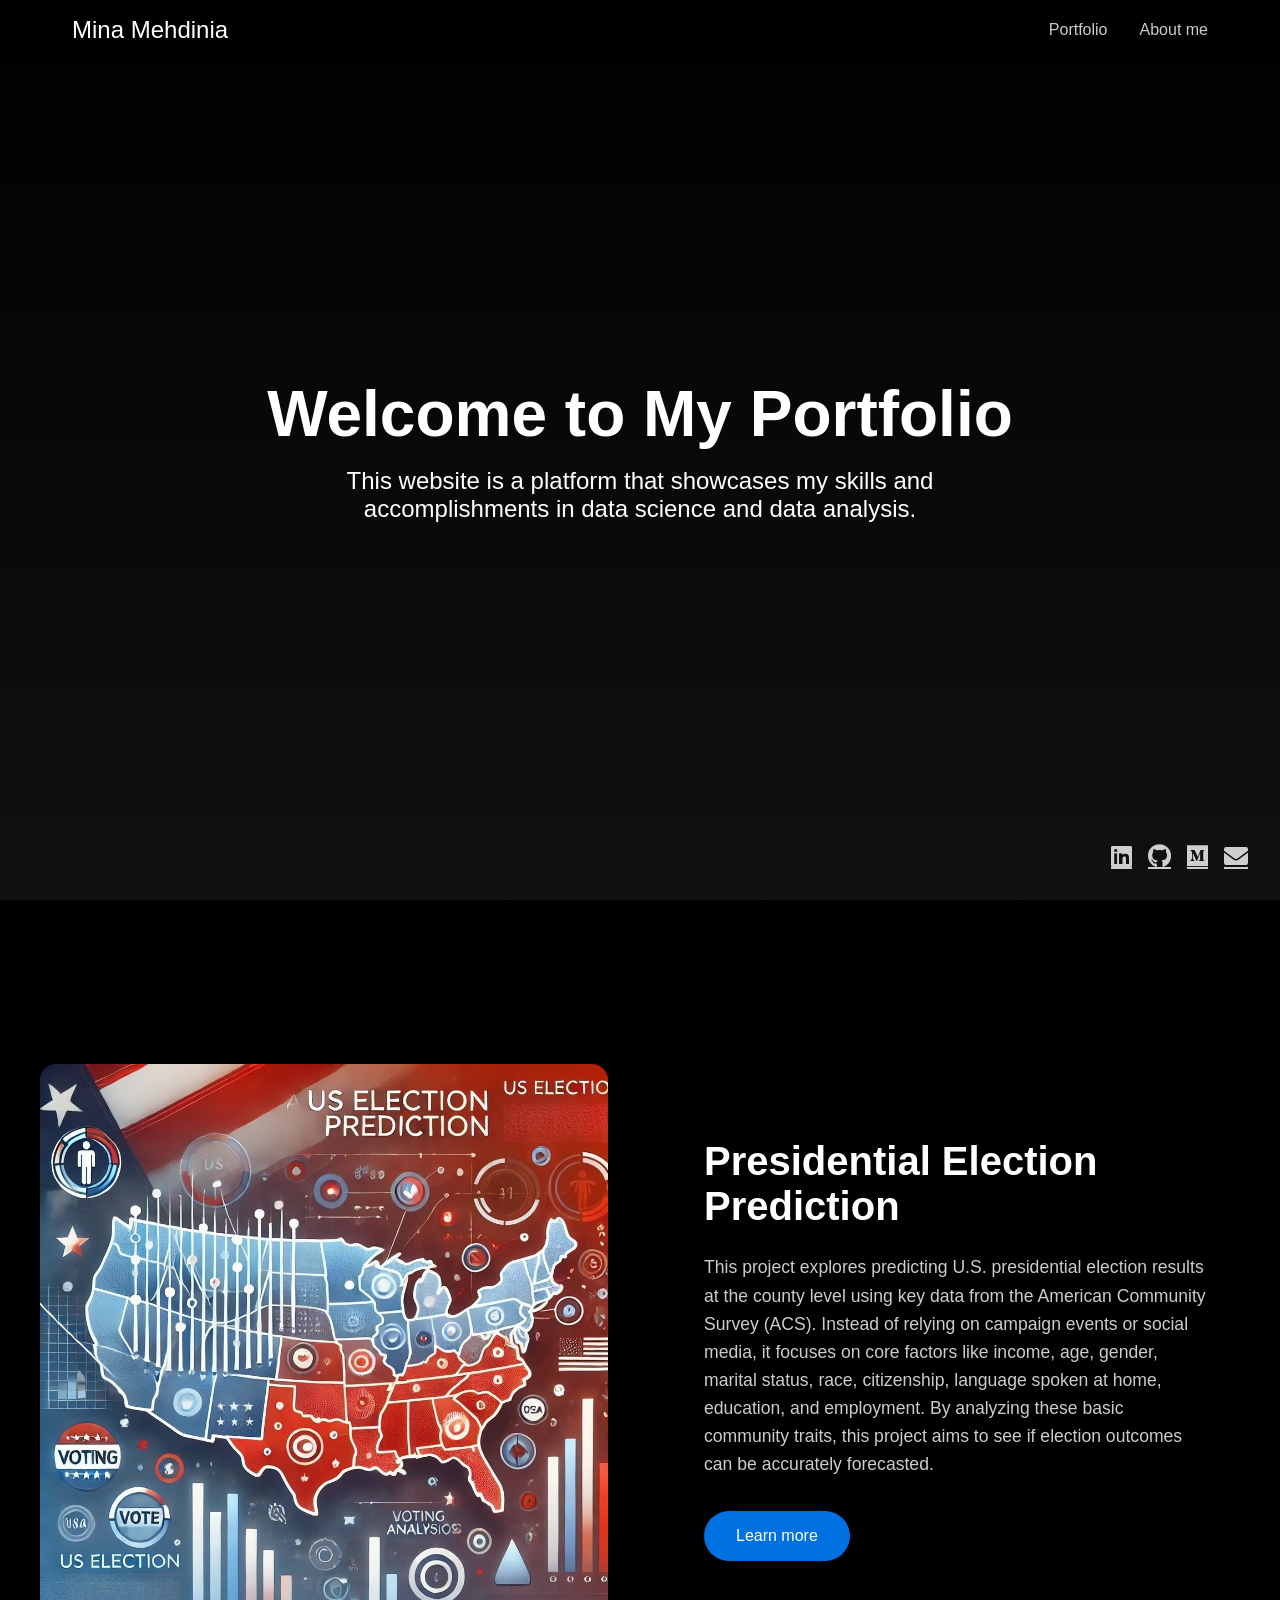
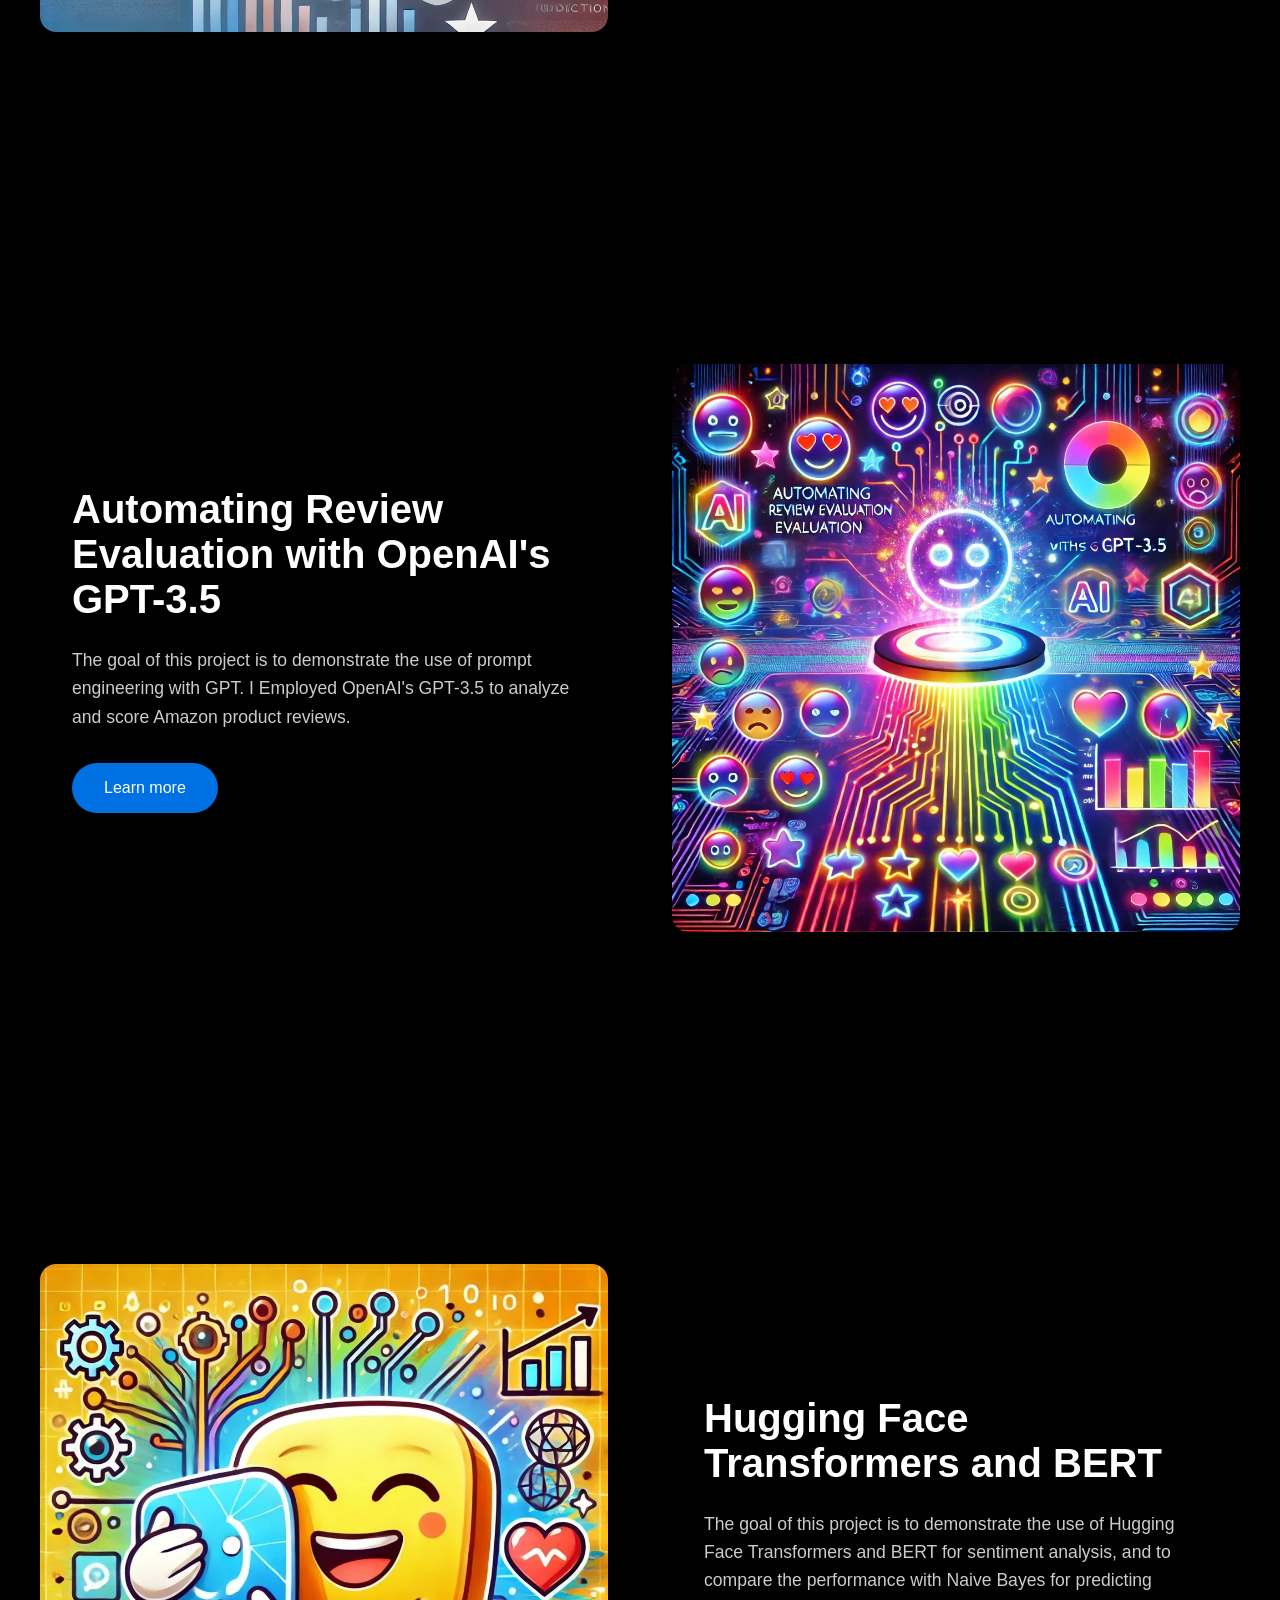
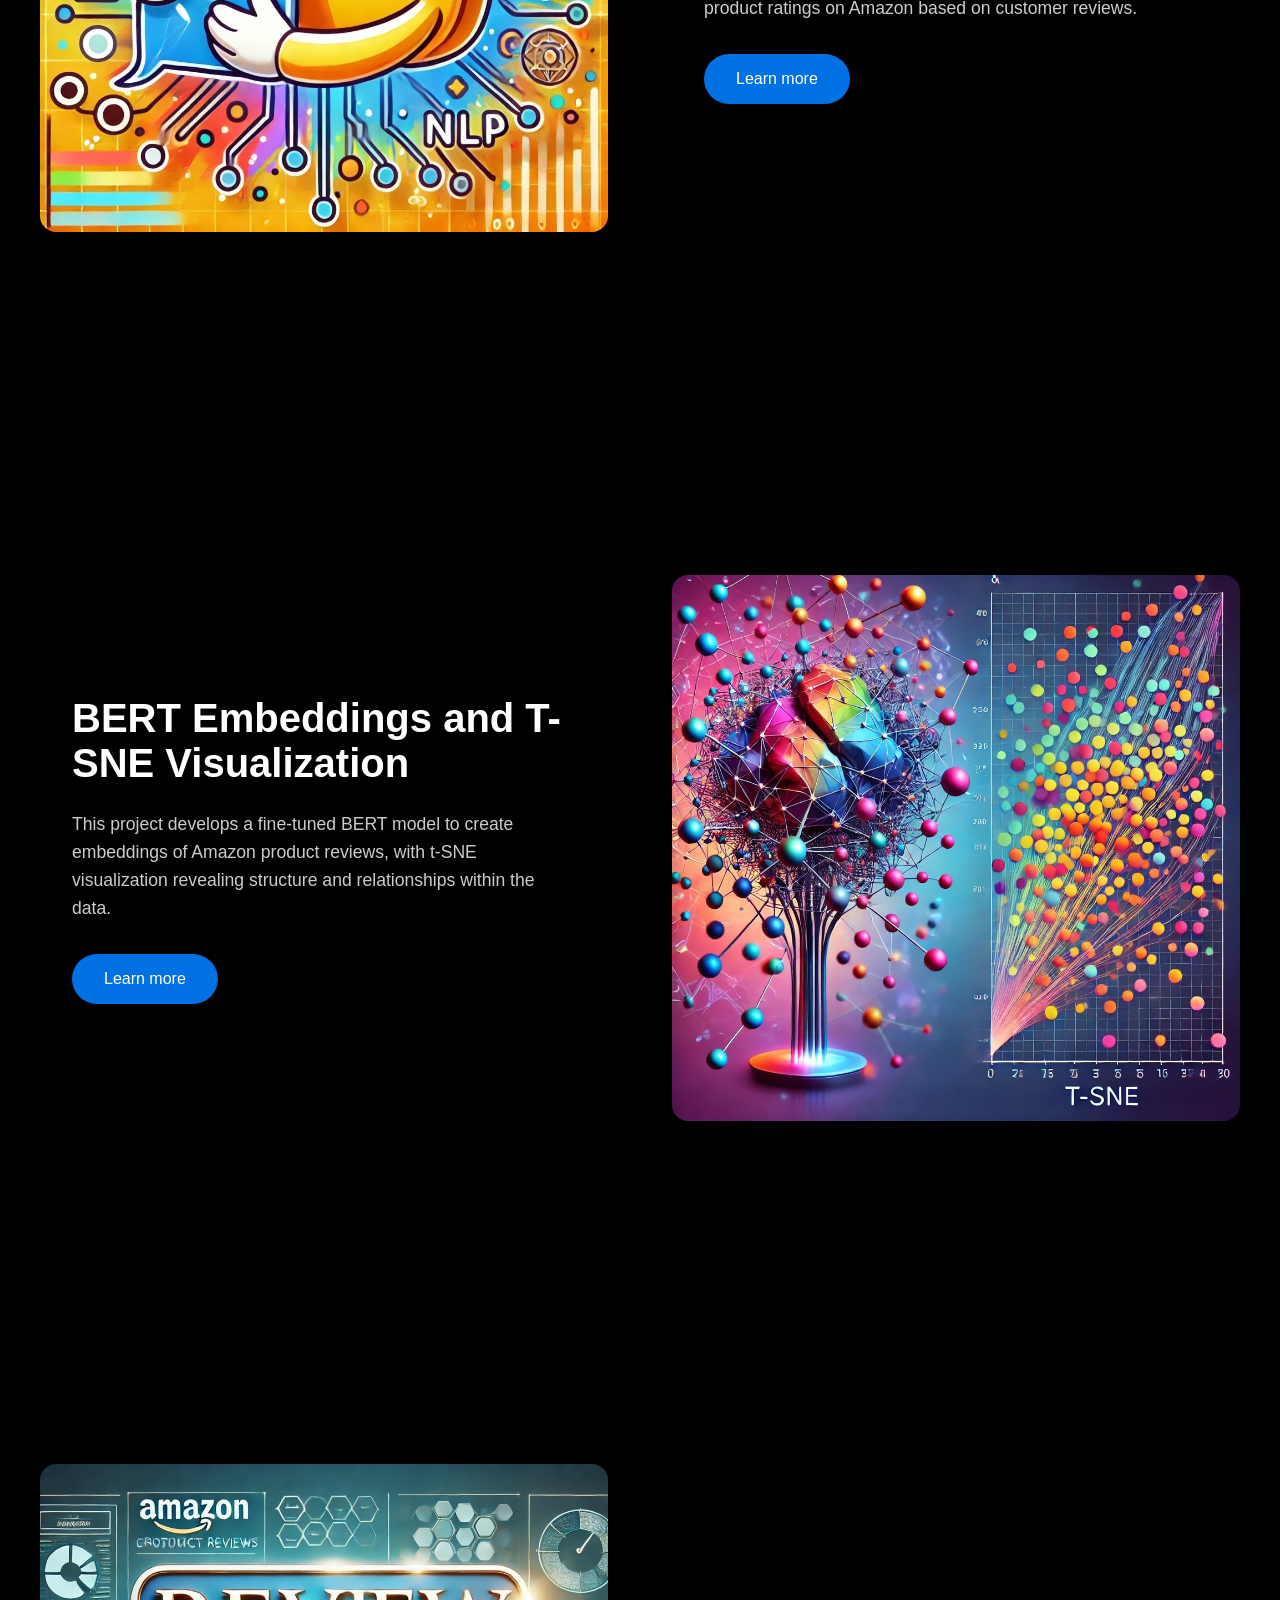
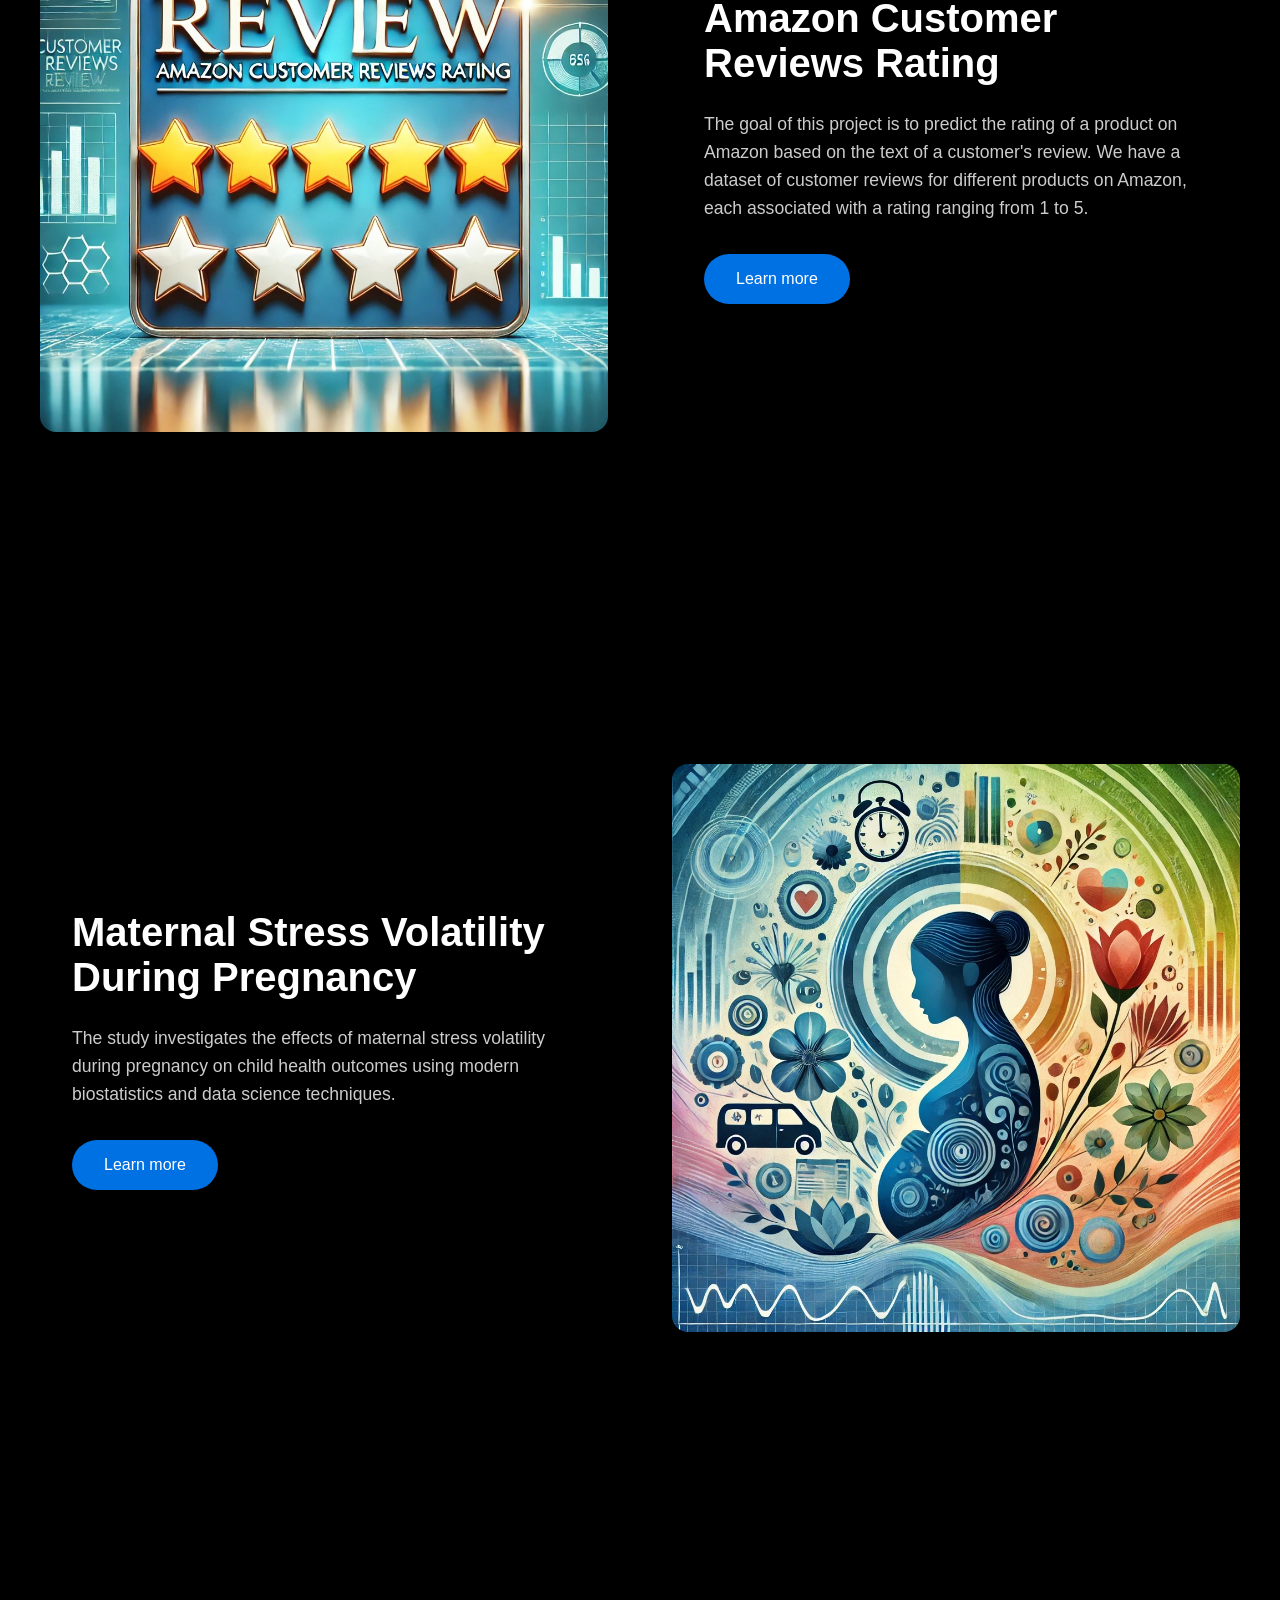
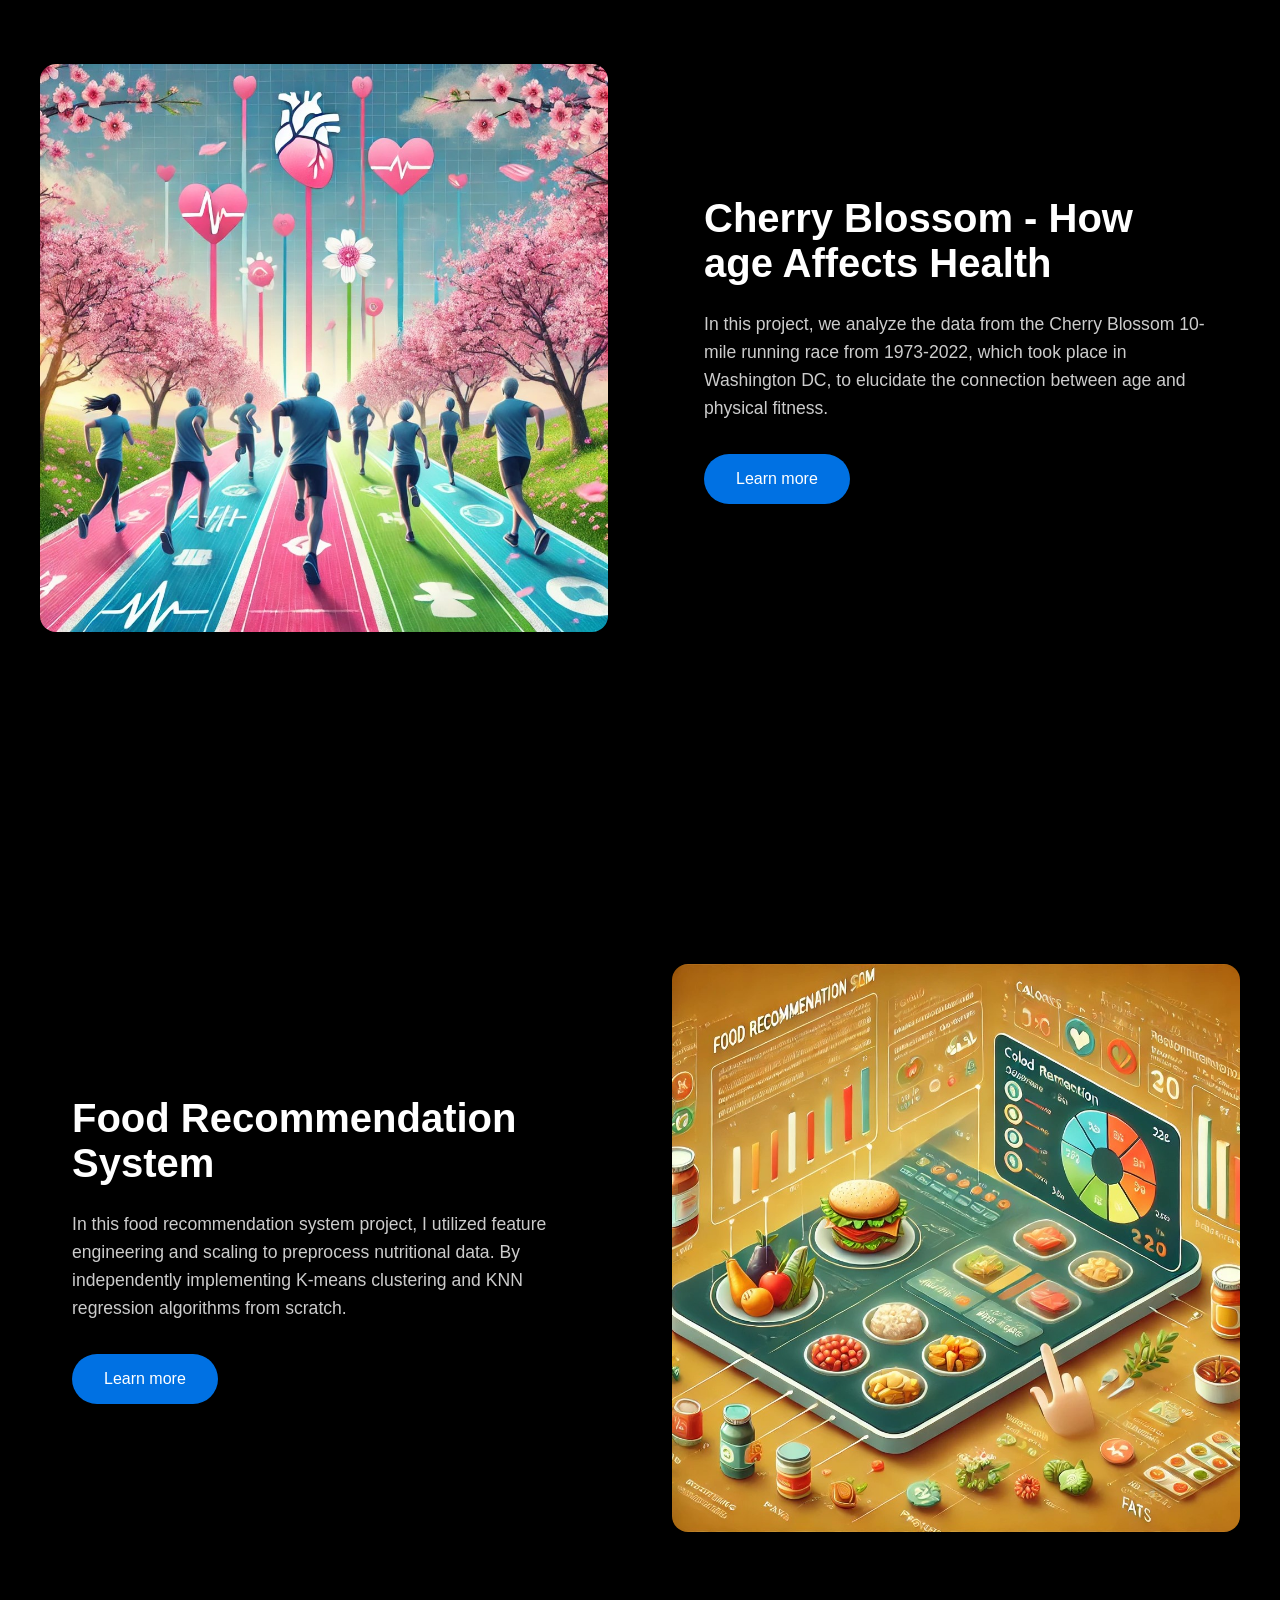
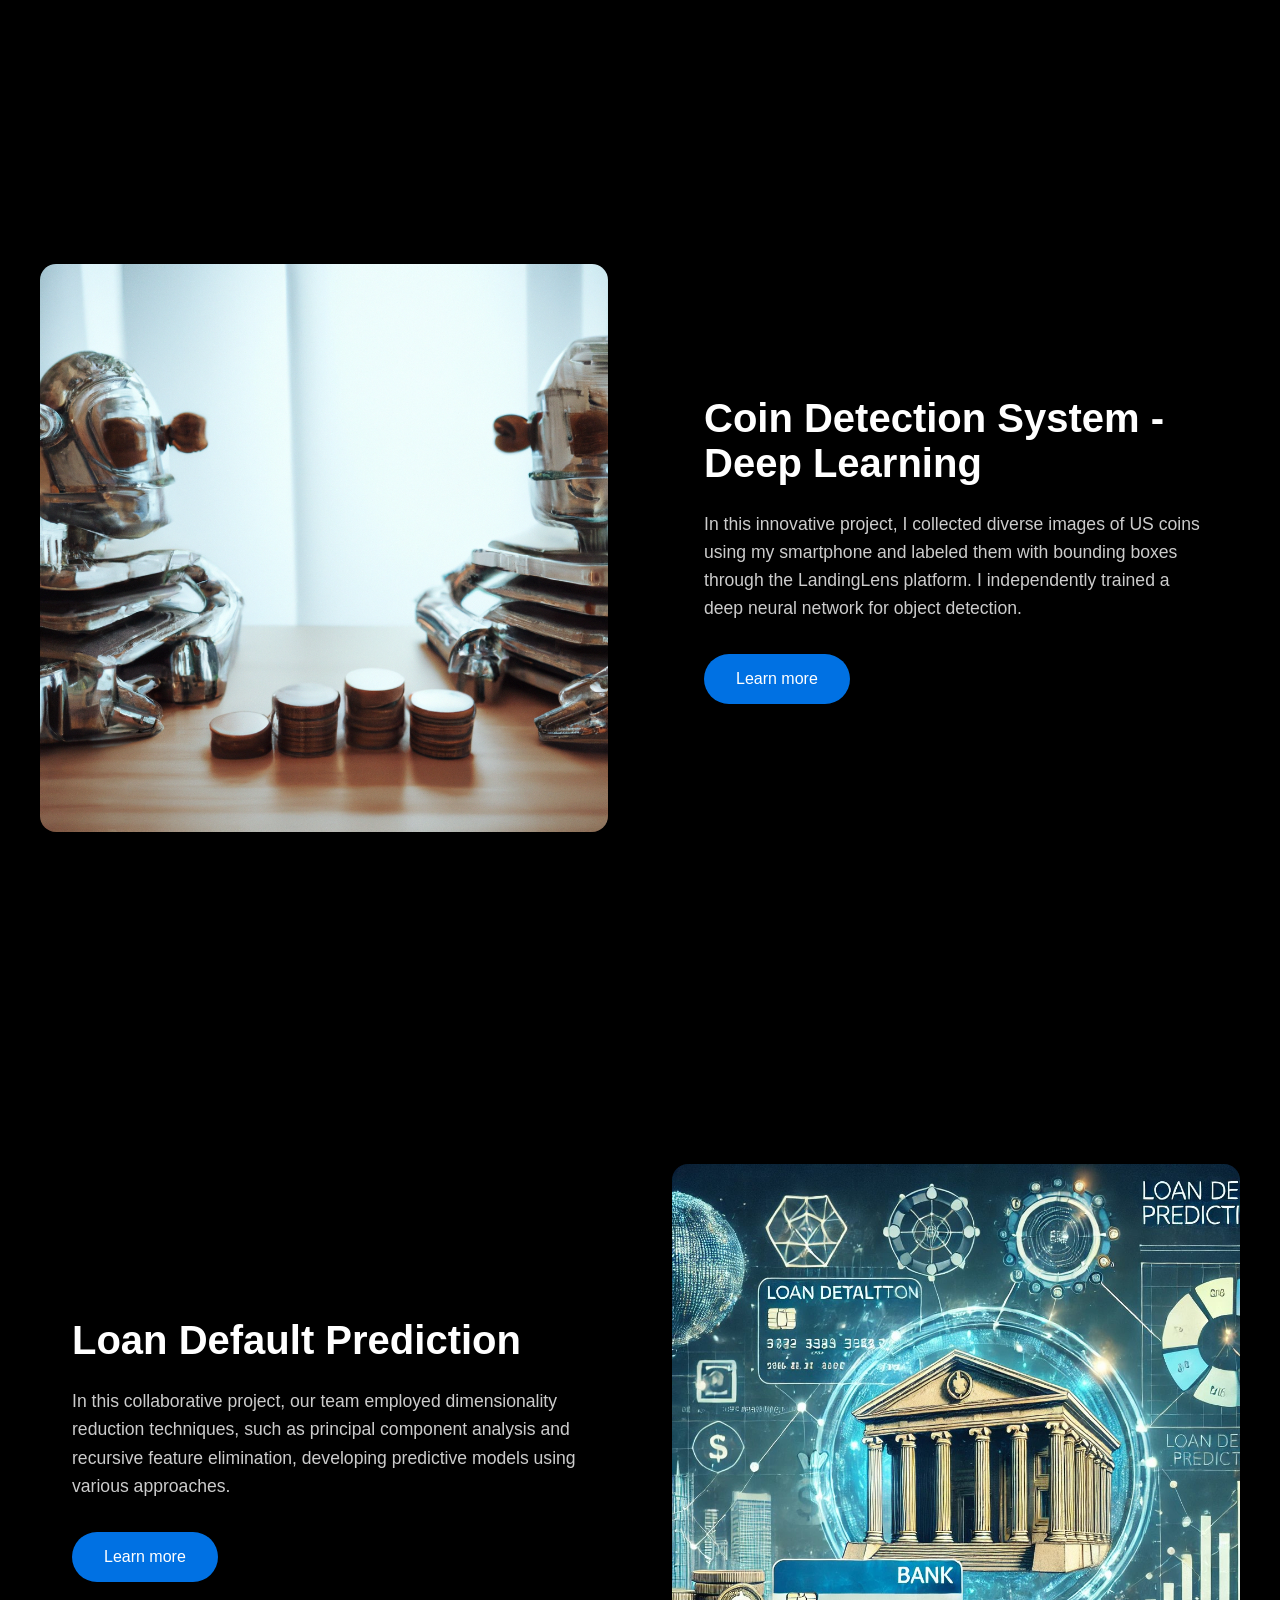
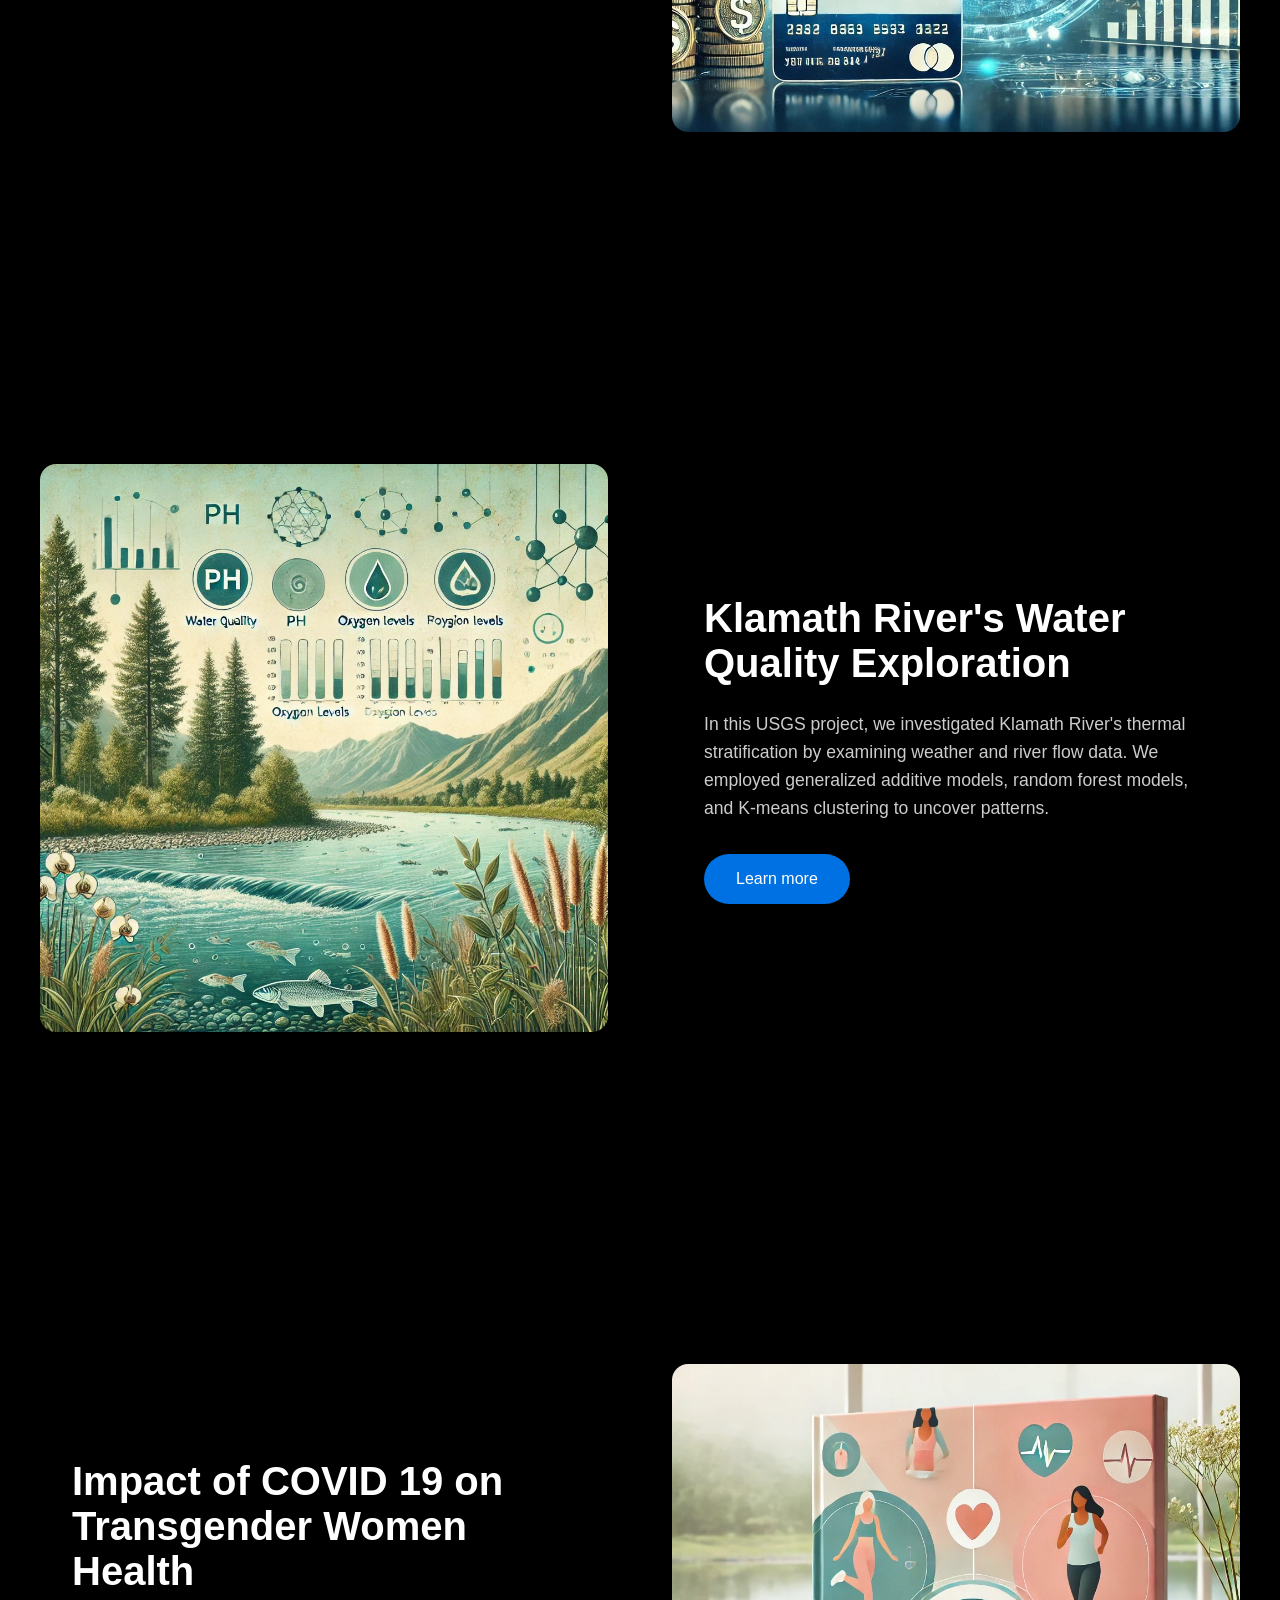
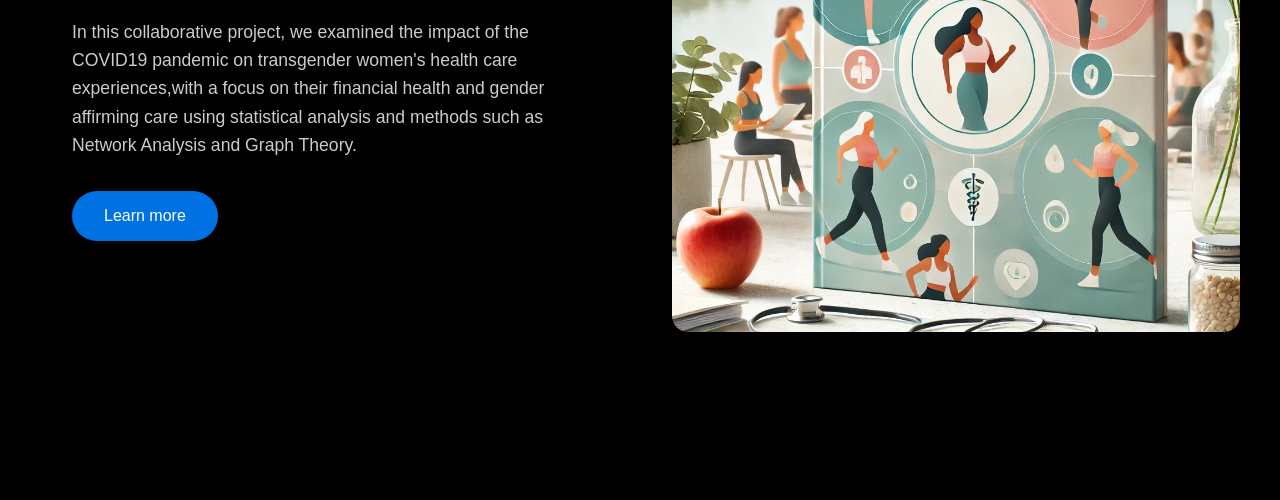
<file: index.html>
<!DOCTYPE HTML>
<html>
<head>
    <title>Mina Mehdinia's Data Science Portfolio</title>
    <meta charset="utf-8" />
    <meta name="viewport" content="width=device-width, initial-scale=1, user-scalable=no" />
    <link rel="stylesheet" href="https://cdnjs.cloudflare.com/ajax/libs/font-awesome/5.15.4/css/all.min.css">
    <style>
        * {
            margin: 0;
            padding: 0;
            box-sizing: border-box;
            font-family: -apple-system, BlinkMacSystemFont, 'Segoe UI', Roboto, Oxygen, Ubuntu, Cantarell, sans-serif;
        }

        body {
            background-color: #000;
            color: #fff;
            overflow-x: hidden;
        }

        /* Navigation */
        nav {
            position: fixed;
            top: 0;
            width: 100%;
            background: rgba(0, 0, 0, 0.8);
            backdrop-filter: blur(20px);
            z-index: 1000;
            padding: 1rem 0;
        }

        .nav-content {
            max-width: 1200px;
            margin: 0 auto;
            display: flex;
            justify-content: space-between;
            align-items: center;
            padding: 0 2rem;
        }

        .nav-logo {
            font-size: 1.5rem;
            font-weight: 500;
            color: #fff;
            text-decoration: none;
        }

        .nav-links {
            display: flex;
            gap: 2rem;
        }

            .nav-links a {
                color: #fff;
                text-decoration: none;
                opacity: 0.8;
                transition: opacity 0.3s;
            }

                .nav-links a:hover {
                    opacity: 1;
                }

        /* Hero Section */
        .hero {
            height: 100vh;
            display: flex;
            flex-direction: column;
            justify-content: center;
            align-items: center;
            text-align: center;
            padding: 2rem;
            background: linear-gradient(180deg, #000 0%, #111 100%);
        }

            .hero h1 {
                font-size: 4rem;
                margin-bottom: 1rem;
                opacity: 0;
                transform: translateY(30px);
                animation: fadeInUp 1s forwards;
            }

            .hero p {
                font-size: 1.5rem;
                opacity: 0.8;
                max-width: 600px;
                opacity: 0;
                transform: translateY(30px);
                animation: fadeInUp 1s 0.3s forwards;
            }

        /* Project Sections */
        .project-section {
            min-height: 100vh;
            display: flex;
            align-items: center;
            padding: 4rem 2rem;
            opacity: 0;
            transform: translateY(50px);
            transition: opacity 1s, transform 1s;
        }

            .project-section.visible {
                opacity: 1;
                transform: translateY(0);
            }

        .project-content {
            max-width: 1200px;
            margin: 0 auto;
            display: grid;
            grid-template-columns: 1fr 1fr;
            gap: 4rem;
            align-items: center;
        }

        .project-text {
            padding: 2rem;
        }

            .project-text h2 {
                font-size: 2.5rem;
                margin-bottom: 1.5rem;
            }

            .project-text p {
                font-size: 1.1rem;
                line-height: 1.6;
                opacity: 0.8;
                margin-bottom: 2rem;
            }

        .project-image img {
            width: 100%;
            height: auto;
            border-radius: 1rem;
            box-shadow: 0 20px 40px rgba(0,0,0,0.3);
        }

        .button {
            display: inline-block;
            padding: 1rem 2rem;
            background: #0071e3;
            color: #fff;
            text-decoration: none;
            border-radius: 2rem;
            transition: background-color 0.3s;
        }

            .button:hover {
                background: #0077ed;
            }

        /* Animations */
        @keyframes fadeInUp {
            to {
                opacity: 1;
                transform: translateY(0);
            }
        }

        /* Social Links */
        .social-links {
            position: fixed;
            bottom: 2rem;
            right: 2rem;
            display: flex;
            gap: 1rem;
            z-index: 1000;
        }

            .social-links a {
                color: #fff;
                font-size: 1.5rem;
                opacity: 0.8;
                transition: opacity 0.3s;
            }

                .social-links a:hover {
                    opacity: 1;
                }

        /* Responsive Design */
        @media (max-width: 768px) {
            .project-content {
                grid-template-columns: 1fr;
            }

            .hero h1 {
                font-size: 2.5rem;
            }

            .hero p {
                font-size: 1.2rem;
            }

            .project-text h2 {
                font-size: 2rem;
            }
        }
    </style>
</head>
<body>
    <nav>
        <div class="nav-content">
            <a href="index.html" class="nav-logo">Mina Mehdinia</a>
            <div class="nav-links">
                <a href="index.html">Portfolio</a>
                <a href="generic.html">About me</a>
            </div>
        </div>
    </nav>

    <section class="hero">
        <h1>Welcome to My Portfolio</h1>
        <p>This website is a platform that showcases my skills and accomplishments in data science and data analysis.</p>
    </section>

    <section class="project-section">
        <div class="project-content">
            <div class="project-image">
                <img src="images/USelection .jpg" alt="US election Project" />
            </div>
            <div class="project-text">
                <h2>Presidential Election Prediction</h2>
                <p>
                   This project explores predicting U.S. presidential election results at the county level using key data from the American Community Survey (ACS). Instead of relying on campaign events or social media, it focuses on core factors like income, age, gender, marital status, race, citizenship, language spoken at home, education, and employment. By analyzing these basic community traits, this project aims to see if election outcomes can be accurately forecasted.
                </p>
                <a href="election.html" class="button">Learn more</a>
            </div>
        </div>
    </section>


    <section class="project-section">
        <div class="project-content">
            <div class="project-text">
                <h2>Automating Review Evaluation with OpenAI's GPT-3.5</h2>
                <p>The goal of this project is to demonstrate the use of prompt engineering with GPT. I Employed OpenAI's GPT-3.5 to analyze and score Amazon product reviews.</p>
                <a href="openai.html" class="button">Learn more</a>
            </div>
            <div class="project-image">
                <img src="images/OpenAI's GPT-3.5.jpg" alt="OpenAI Project" />
            </div>
        </div>
    </section>

    <section class="project-section">
        <div class="project-content">
            <div class="project-image">
                <img src="images/hugging.jpg" alt="BERT Project" />
            </div>
            <div class="project-text">
                <h2>Hugging Face Transformers and BERT</h2>
                <p>The goal of this project is to demonstrate the use of Hugging Face Transformers and BERT for sentiment analysis, and to compare the performance with Naive Bayes for predicting product ratings on Amazon based on customer reviews.</p>
                <a href="Bert_Transformers.html" class="button">Learn more</a>
            </div>
        </div>
    </section>

    <section class="project-section">
        <div class="project-content">
            <div class="project-text">
                <h2>BERT Embeddings and T-SNE Visualization</h2>
                <p>This project develops a fine-tuned BERT model to create embeddings of Amazon product reviews, with t-SNE visualization revealing structure and relationships within the data.</p>
                <a href="T-SNE.html" class="button">Learn more</a>
            </div>
            <div class="project-image">
                <img src="images/DALLE1.jpg" alt="T-SNE Project" />
            </div>
        </div>
    </section>

    <section class="project-section">
        <div class="project-content">
            <div class="project-image">
                <img src="images/AmazonRev.jpg" alt="Amazon Reviews Project" />
            </div>
            <div class="project-text">
                <h2>Amazon Customer Reviews Rating</h2>
                <p>The goal of this project is to predict the rating of a product on Amazon based on the text of a customer's review. We have a dataset of customer reviews for different products on Amazon, each associated with a rating ranging from 1 to 5.</p>
                <a href="amazon.html" class="button">Learn more</a>
            </div>
        </div>
    </section>


    <section class="project-section">
        <div class="project-content">
            <div class="project-text">
                <h2>Maternal Stress Volatility During Pregnancy</h2>
                <p>The study investigates the effects of maternal stress volatility during pregnancy on child health outcomes using modern biostatistics and data science techniques.</p>
                <a href="internship_project.html" class="button">Learn more</a>
            </div>
            <div class="project-image">
                <img src="images/MaternalStress.jpg" alt="Maternal Stress Project" />
            </div>

        </div>
    </section>

    <section class="project-section">
        <div class="project-content">
            <div class="project-image">
                <img src="images/Cherry Blossom.jpg" alt="Cherry Blossom Project" />
            </div>
            <div class="project-text">
                <h2>Cherry Blossom - How age Affects Health</h2>
                <p>In this project, we analyze the data from the Cherry Blossom 10-mile running race from 1973-2022, which took place in Washington DC, to elucidate the connection between age and physical fitness.</p>
                <a href="cherry.html" class="button">Learn more</a>
            </div>

        </div>
    </section>

    <section class="project-section">
        <div class="project-content">
            <div class="project-text">
                <h2>Food Recommendation System</h2>
                <p>In this food recommendation system project, I utilized feature engineering and scaling to preprocess nutritional data. By independently implementing K-means clustering and KNN regression algorithms from scratch.</p>
                <a href="food.html" class="button">Learn more</a>
            </div>
            <div class="project-image">
                <img src="images/FoodRecom.jpg" alt="Food Recommendation Project" />
            </div>

        </div>
    </section>

    <section class="project-section">
        <div class="project-content">
            <div class="project-image">
                <img src="images/pic05.jpg" alt="Coin Detection Project" />
            </div>
            <div class="project-text">
                <h2>Coin Detection System - Deep Learning</h2>
                <p>In this innovative project, I collected diverse images of US coins using my smartphone and labeled them with bounding boxes through the LandingLens platform. I independently trained a deep neural network for object detection.</p>
                <a href="coin.html" class="button">Learn more</a>
            </div>

        </div>
    </section>

    <section class="project-section">
        <div class="project-content">
            <div class="project-text">
                <h2>Loan Default Prediction</h2>
                <p>In this collaborative project, our team employed dimensionality reduction techniques, such as principal component analysis and recursive feature elimination, developing predictive models using various approaches.</p>
                <a href="loan.html" class="button">Learn more</a>
            </div>
            <div class="project-image">
                <img src="images/Loandef.jpg" alt="Loan Default Project" />
            </div>

        </div>
    </section>


    <section class="project-section">
        <div class="project-content">
            <div class="project-image">
                <img src="images/Water Quality.jpg" alt="Klamath River Project" />
            </div>
            <div class="project-text">
                <h2>Klamath River's Water Quality Exploration</h2>
                <p>In this USGS project, we investigated Klamath River's thermal stratification by examining weather and river flow data. We employed generalized additive models, random forest models, and K-means clustering to uncover patterns.</p>
                <a href="river.html" class="button">Learn more</a>
            </div>

        </div>
    </section>

    <section class="project-section">
        <div class="project-content">
            <div class="project-text">
                <h2>Impact of COVID 19 on Transgender Women Health</h2>
                <p>
                    In this collaborative project, we examined the impact of the COVID19 pandemic on transgender women's health care experiences,with a focus on
                    their financial health and gender affirming care using statistical analysis and methods such as Network Analysis
                    and Graph Theory.
                </p>
                <a href="Transgender_Covid.html" class="button">Learn more</a>
            </div>
            <div class="project-image">
                <img src="images/transg_covid.jpg" alt="COVID 19 Project" />
            </div>

        </div>
    </section>


    <div class="social-links">
        <a href="https://linkedin.com/in/mina-mehdinia/" class="fab fa-linkedin"></a>
        <a href="https://github.com/minamh9?tab=repositories" class="fab fa-github"></a>
        <a href="https://medium.com/@minamehdinia213" class="fab fa-medium"></a>
        <a href="mailto:minamehdinia213@gmail.com" class="fas fa-envelope"></a>

    </div>

    <script>
        // Intersection Observer for scroll animations
        const observer = new IntersectionObserver((entries) => {
            entries.forEach(entry => {
                if (entry.isIntersecting) {
                    entry.target.classList.add('visible');
                }
            });
        }, {
            threshold: 0.1
        });

        // Observe all project sections
        document.querySelectorAll('.project-section').forEach(section => {
            observer.observe(section);
        });

        // Smooth scroll for navigation
        document.querySelectorAll('a[href^="#"]').forEach(anchor => {
            anchor.addEventListener('click', function (e) {
                e.preventDefault();
                document.querySelector(this.getAttribute('href')).scrollIntoView({
                    behavior: 'smooth'
                });
            });
        });
    </script>
</body>
</html>
</file>
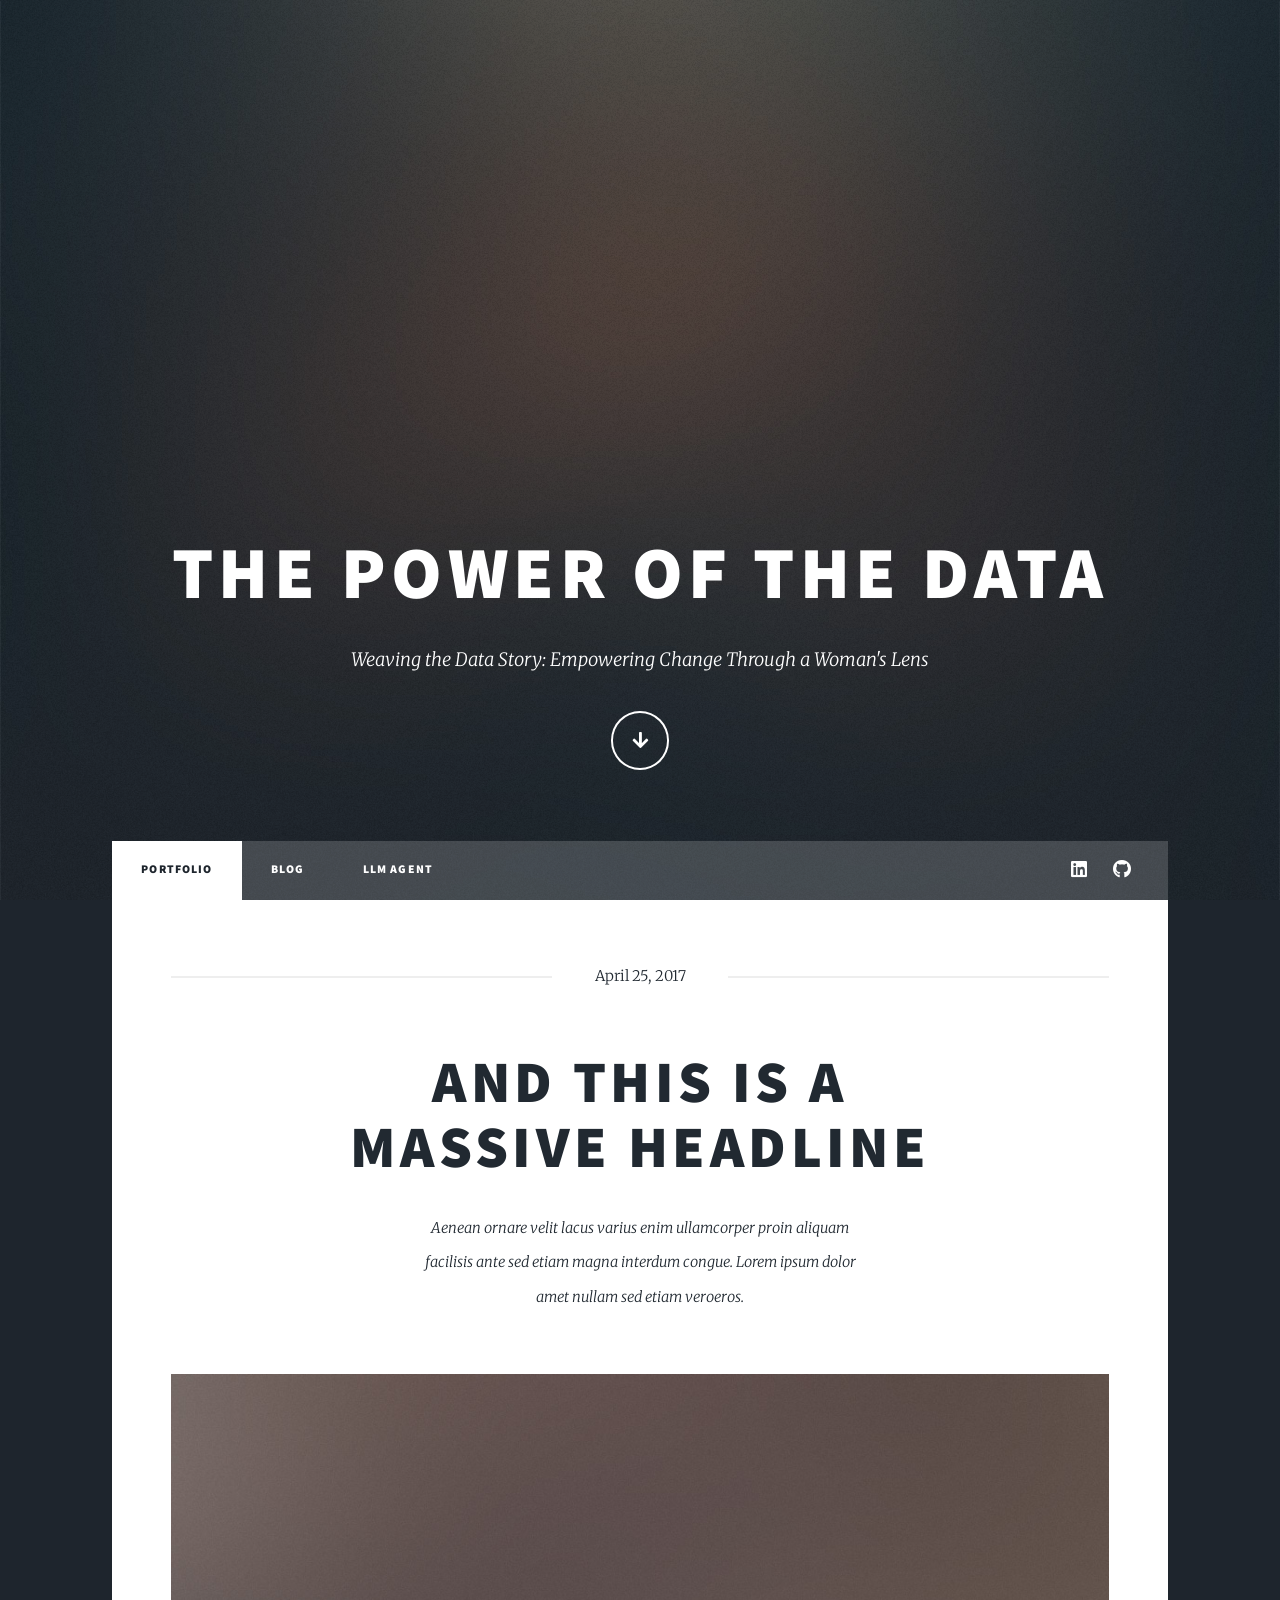
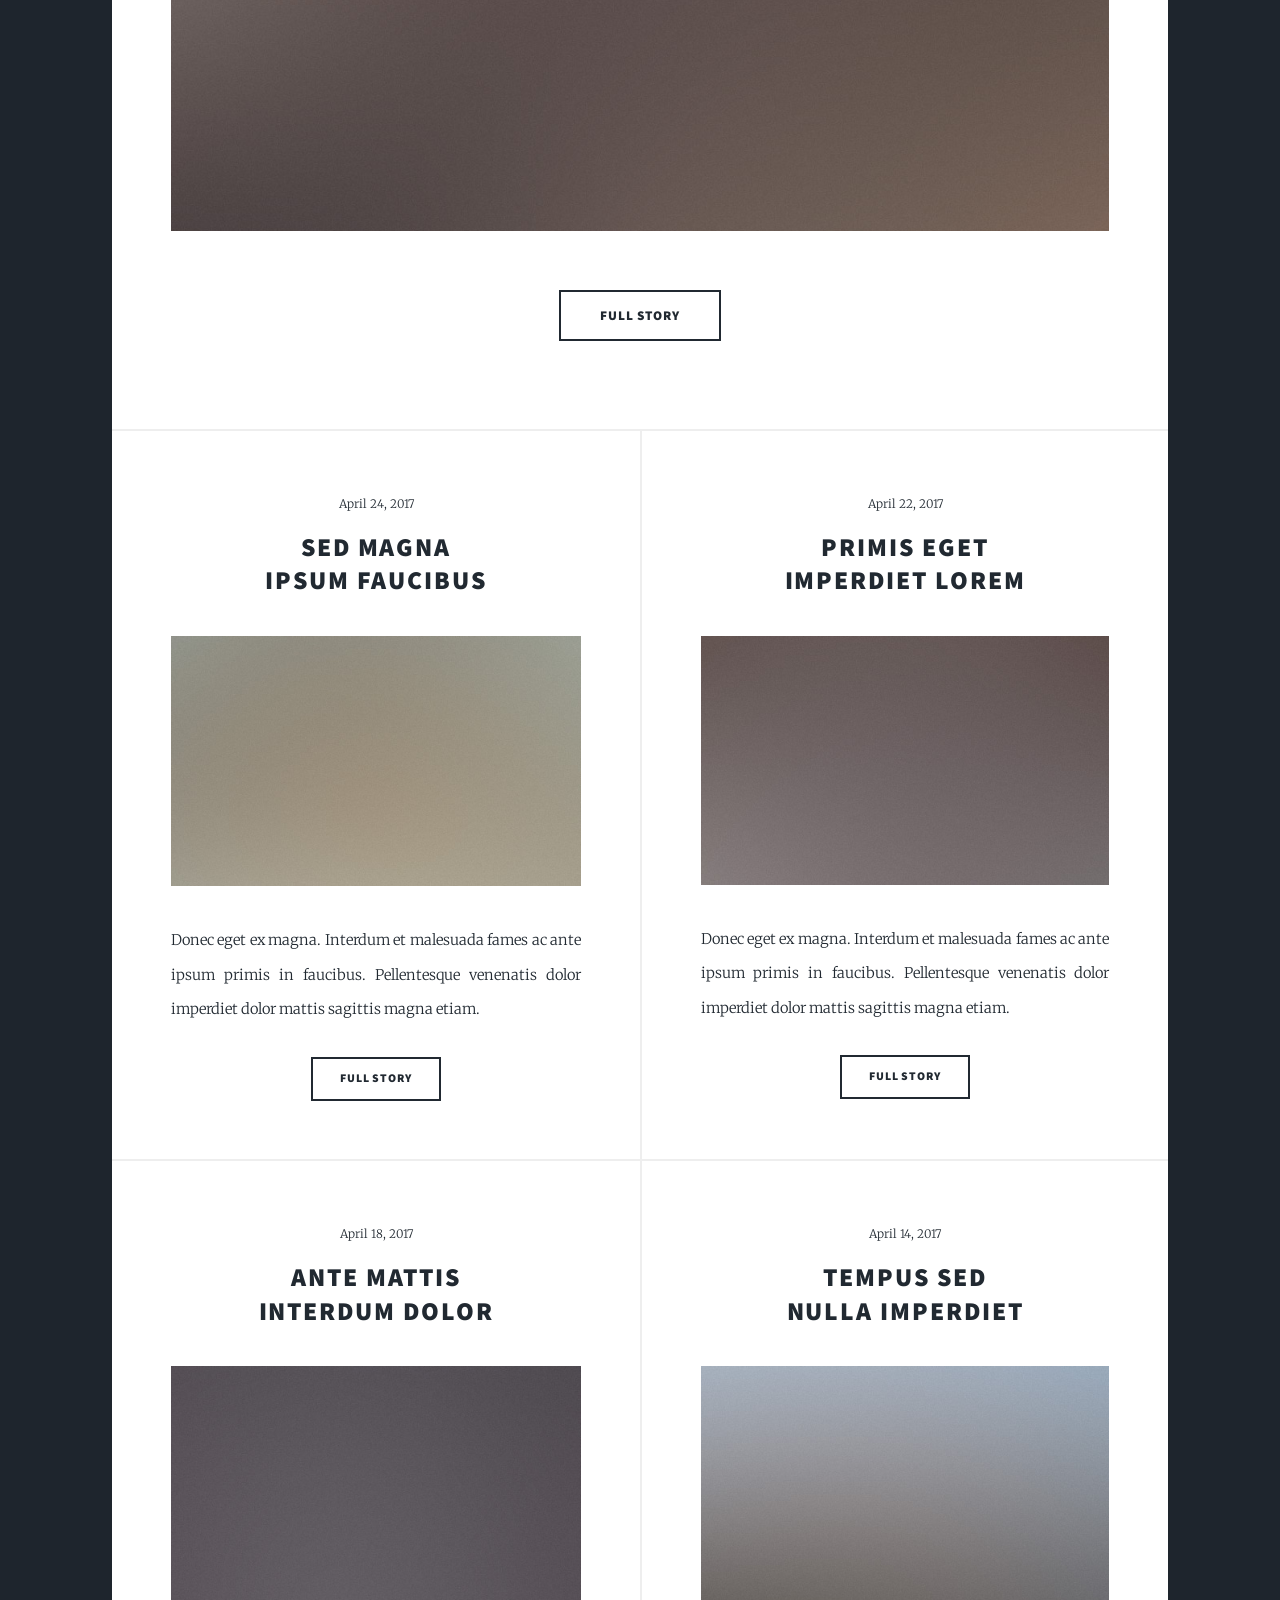
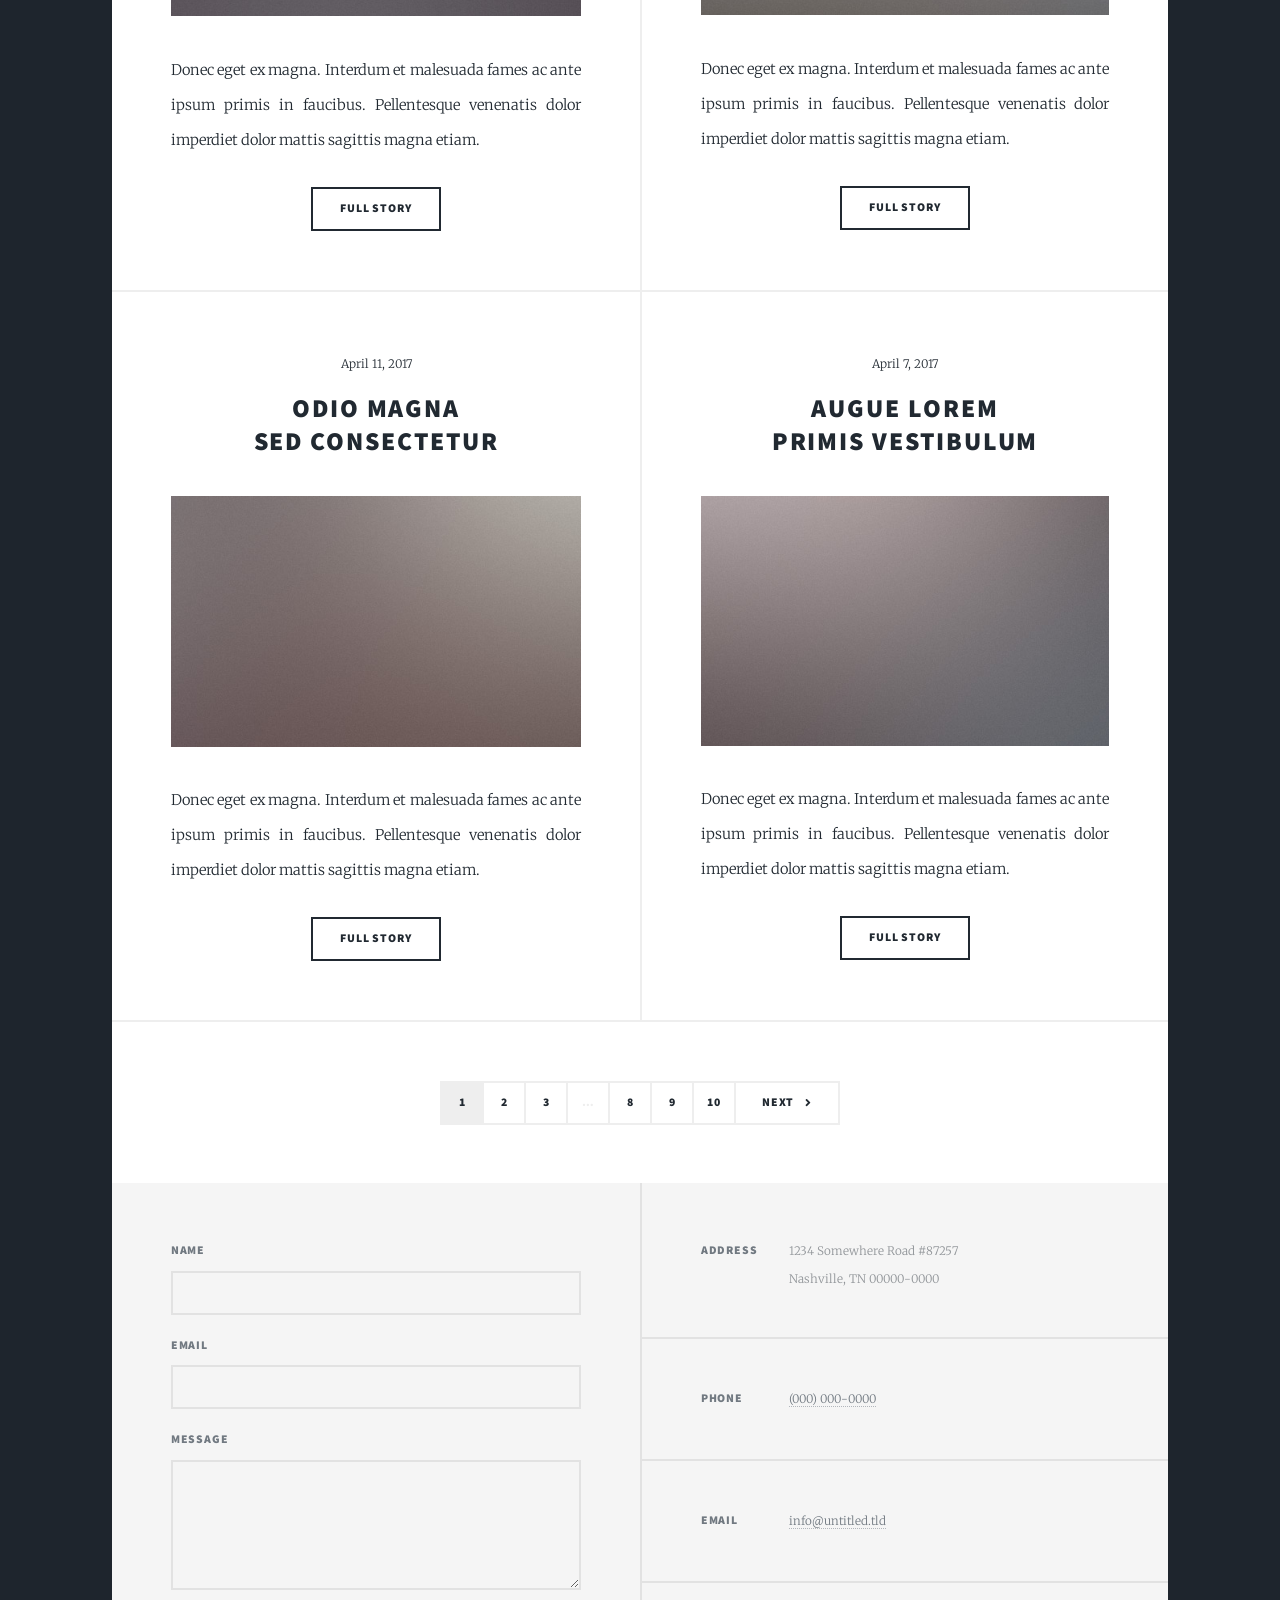
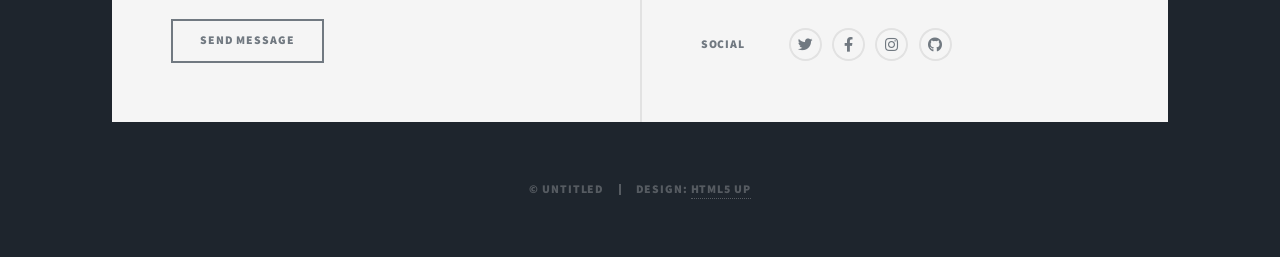
<file: html5up-massively/index.html>
<!DOCTYPE HTML>
<!--
	Massively by HTML5 UP
	html5up.net | @ajlkn
	Free for personal and commercial use under the CCA 3.0 license (html5up.net/license)
-->
<html>
	<head>
		<title>Massively by HTML5 UP</title>
		<meta charset="utf-8" />
		<meta name="viewport" content="width=device-width, initial-scale=1, user-scalable=no" />
		<link rel="stylesheet" href="assets/css/main.css" />
		<noscript><link rel="stylesheet" href="assets/css/noscript.css" /></noscript>
	</head>
	<body class="is-preload">

		<!-- Wrapper -->
			<div id="wrapper" class="fade-in">

				<!-- Intro -->
					<div id="intro">
						<h1>The power of the data<br /></h1>
						<p>Weaving the Data Story: Empowering Change Through a Woman's Lens</p>
						<ul class="actions">
							<li><a href="#header" class="button icon solid solo fa-arrow-down scrolly">Continue</a></li>
						</ul>
					</div>

				<!-- Header -->
					<header id="header">
						<a href="index.html" class="logo">Massively</a>
					</header>

				<!-- Nav -->
					<nav id="nav">
						<ul class="links">
							<li class="active"><a href="index.html">Portfolio</a></li>
							<li><a href="generic.html">Blog</a></li>
							<li><a href="elements.html">LLM Agent</a></li>
						</ul>
						<ul class="icons">
							<li><a href="#" class="icon brands fa-linkedin"><span class="label">Linkedin</span></a></li>
							<li><a href="#" class="icon brands fa-github"><span class="label">GitHub</span></a></li>
						</ul>
					</nav>

				<!-- Main -->
					<div id="main">

						<!-- Featured Post -->
							<article class="post featured">
								<header class="major">
									<span class="date">April 25, 2017</span>
									<h2><a href="#">And this is a<br />
									massive headline</a></h2>
									<p>Aenean ornare velit lacus varius enim ullamcorper proin aliquam<br />
									facilisis ante sed etiam magna interdum congue. Lorem ipsum dolor<br />
									amet nullam sed etiam veroeros.</p>
								</header>
								<a href="#" class="image main"><img src="images/pic01.jpg" alt="" /></a>
								<ul class="actions special">
									<li><a href="#" class="button large">Full Story</a></li>
								</ul>
							</article>

						<!-- Posts -->
							<section class="posts">
								<article>
									<header>
										<span class="date">April 24, 2017</span>
										<h2><a href="#">Sed magna<br />
										ipsum faucibus</a></h2>
									</header>
									<a href="#" class="image fit"><img src="images/pic02.jpg" alt="" /></a>
									<p>Donec eget ex magna. Interdum et malesuada fames ac ante ipsum primis in faucibus. Pellentesque venenatis dolor imperdiet dolor mattis sagittis magna etiam.</p>
									<ul class="actions special">
										<li><a href="#" class="button">Full Story</a></li>
									</ul>
								</article>
								<article>
									<header>
										<span class="date">April 22, 2017</span>
										<h2><a href="#">Primis eget<br />
										imperdiet lorem</a></h2>
									</header>
									<a href="#" class="image fit"><img src="images/pic03.jpg" alt="" /></a>
									<p>Donec eget ex magna. Interdum et malesuada fames ac ante ipsum primis in faucibus. Pellentesque venenatis dolor imperdiet dolor mattis sagittis magna etiam.</p>
									<ul class="actions special">
										<li><a href="#" class="button">Full Story</a></li>
									</ul>
								</article>
								<article>
									<header>
										<span class="date">April 18, 2017</span>
										<h2><a href="#">Ante mattis<br />
										interdum dolor</a></h2>
									</header>
									<a href="#" class="image fit"><img src="images/pic04.jpg" alt="" /></a>
									<p>Donec eget ex magna. Interdum et malesuada fames ac ante ipsum primis in faucibus. Pellentesque venenatis dolor imperdiet dolor mattis sagittis magna etiam.</p>
									<ul class="actions special">
										<li><a href="#" class="button">Full Story</a></li>
									</ul>
								</article>
								<article>
									<header>
										<span class="date">April 14, 2017</span>
										<h2><a href="#">Tempus sed<br />
										nulla imperdiet</a></h2>
									</header>
									<a href="#" class="image fit"><img src="images/pic05.jpg" alt="" /></a>
									<p>Donec eget ex magna. Interdum et malesuada fames ac ante ipsum primis in faucibus. Pellentesque venenatis dolor imperdiet dolor mattis sagittis magna etiam.</p>
									<ul class="actions special">
										<li><a href="#" class="button">Full Story</a></li>
									</ul>
								</article>
								<article>
									<header>
										<span class="date">April 11, 2017</span>
										<h2><a href="#">Odio magna<br />
										sed consectetur</a></h2>
									</header>
									<a href="#" class="image fit"><img src="images/pic06.jpg" alt="" /></a>
									<p>Donec eget ex magna. Interdum et malesuada fames ac ante ipsum primis in faucibus. Pellentesque venenatis dolor imperdiet dolor mattis sagittis magna etiam.</p>
									<ul class="actions special">
										<li><a href="#" class="button">Full Story</a></li>
									</ul>
								</article>
								<article>
									<header>
										<span class="date">April 7, 2017</span>
										<h2><a href="#">Augue lorem<br />
										primis vestibulum</a></h2>
									</header>
									<a href="#" class="image fit"><img src="images/pic07.jpg" alt="" /></a>
									<p>Donec eget ex magna. Interdum et malesuada fames ac ante ipsum primis in faucibus. Pellentesque venenatis dolor imperdiet dolor mattis sagittis magna etiam.</p>
									<ul class="actions special">
										<li><a href="#" class="button">Full Story</a></li>
									</ul>
								</article>
							</section>

						<!-- Footer -->
							<footer>
								<div class="pagination">
									<!--<a href="#" class="previous">Prev</a>-->
									<a href="#" class="page active">1</a>
									<a href="#" class="page">2</a>
									<a href="#" class="page">3</a>
									<span class="extra">&hellip;</span>
									<a href="#" class="page">8</a>
									<a href="#" class="page">9</a>
									<a href="#" class="page">10</a>
									<a href="#" class="next">Next</a>
								</div>
							</footer>

					</div>

				<!-- Footer -->
					<footer id="footer">
						<section>
							<form method="post" action="#">
								<div class="fields">
									<div class="field">
										<label for="name">Name</label>
										<input type="text" name="name" id="name" />
									</div>
									<div class="field">
										<label for="email">Email</label>
										<input type="text" name="email" id="email" />
									</div>
									<div class="field">
										<label for="message">Message</label>
										<textarea name="message" id="message" rows="3"></textarea>
									</div>
								</div>
								<ul class="actions">
									<li><input type="submit" value="Send Message" /></li>
								</ul>
							</form>
						</section>
						<section class="split contact">
							<section class="alt">
								<h3>Address</h3>
								<p>1234 Somewhere Road #87257<br />
								Nashville, TN 00000-0000</p>
							</section>
							<section>
								<h3>Phone</h3>
								<p><a href="#">(000) 000-0000</a></p>
							</section>
							<section>
								<h3>Email</h3>
								<p><a href="#">info@untitled.tld</a></p>
							</section>
							<section>
								<h3>Social</h3>
								<ul class="icons alt">
									<li><a href="#" class="icon brands alt fa-twitter"><span class="label">Twitter</span></a></li>
									<li><a href="#" class="icon brands alt fa-facebook-f"><span class="label">Facebook</span></a></li>
									<li><a href="#" class="icon brands alt fa-instagram"><span class="label">Instagram</span></a></li>
									<li><a href="#" class="icon brands alt fa-github"><span class="label">GitHub</span></a></li>
								</ul>
							</section>
						</section>
					</footer>

				<!-- Copyright -->
					<div id="copyright">
						<ul><li>&copy; Untitled</li><li>Design: <a href="https://html5up.net">HTML5 UP</a></li></ul>
					</div>

			</div>

		<!-- Scripts -->
			<script src="assets/js/jquery.min.js"></script>
			<script src="assets/js/jquery.scrollex.min.js"></script>
			<script src="assets/js/jquery.scrolly.min.js"></script>
			<script src="assets/js/browser.min.js"></script>
			<script src="assets/js/breakpoints.min.js"></script>
			<script src="assets/js/util.js"></script>
			<script src="assets/js/main.js"></script>

	</body>
</html>
</file>
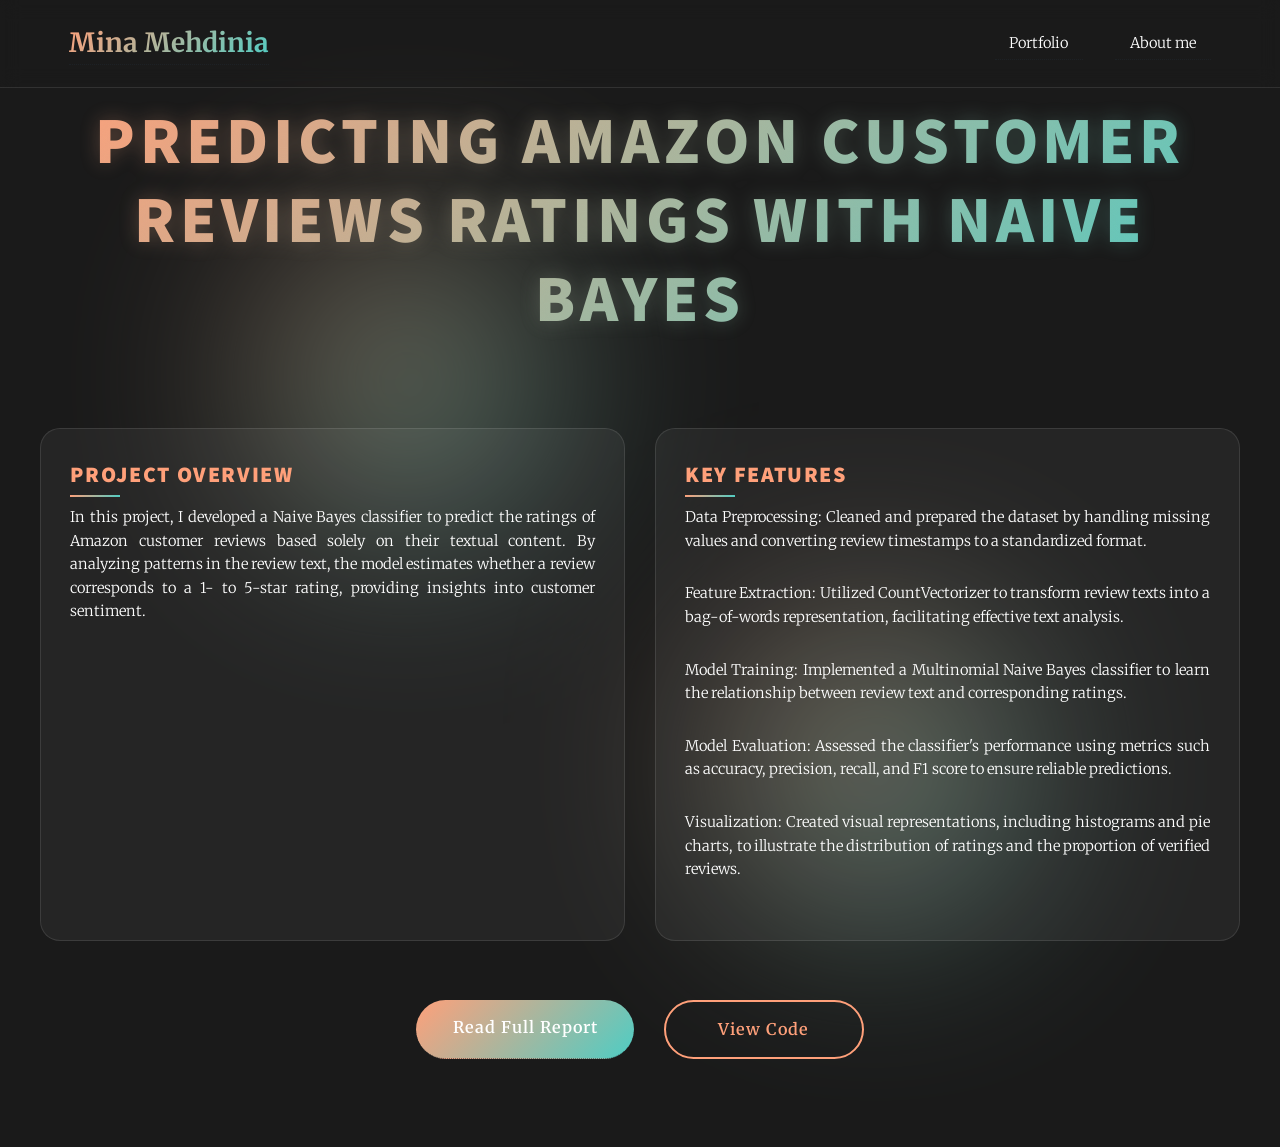
<file: amazon.html>
<!DOCTYPE HTML>
<html>
<head>
    <title>Predicting Amazon Customer Reviews Ratings with Naive Bayes - Mina Mehdinia</title>
    <meta charset="utf-8" />
    <meta name="viewport" content="width=device-width, initial-scale=1, user-scalable=no" />
    <link rel="stylesheet" href="assets/css/main.css" />
    <noscript><link rel="stylesheet" href="assets/css/noscript.css" /></noscript>
    <link rel="stylesheet" href="https://cdnjs.cloudflare.com/ajax/libs/font-awesome/5.15.4/css/all.min.css">

    <style>
        :root {
            --primary: #FFA07A;
            --secondary: #4ECDC4;
            --accent: #FF6B6B;
            --dark: #1a1a1a;
            --text: #ffffff;
            --gradient: linear-gradient(135deg, var(--primary), var(--secondary));
        }

        * {
            margin: 0;
            padding: 0;
            box-sizing: border-box;
            font-family: -apple-system, BlinkMacSystemFont, 'Segoe UI', Roboto, Oxygen, Ubuntu, Cantarell, sans-serif;
        }

        body {
            background-color: var(--dark);
            color: var(--text);
            line-height: 1.6;
            overflow-x: hidden;
            perspective: 1000px;
        }

        /* Advanced Background Effect */
        .bg-animation {
            position: fixed;
            top: 0;
            left: 0;
            width: 100%;
            height: 100%;
            z-index: -1;
            opacity: 0.5;
        }

            .bg-animation::before,
            .bg-animation::after {
                content: '';
                position: absolute;
                width: 300px;
                height: 300px;
                border-radius: 50%;
                background: var(--gradient);
                filter: blur(100px);
                animation: float 20s infinite;
            }

            .bg-animation::before {
                top: 20%;
                left: 20%;
                animation-delay: -5s;
            }

            .bg-animation::after {
                bottom: 20%;
                right: 20%;
                animation-delay: -10s;
            }

        /* Navigation */
        nav {
            position: fixed;
            top: 0;
            width: 100%;
            z-index: 1000;
            padding: 1.5rem 0;
            backdrop-filter: blur(10px);
            border-bottom: 1px solid rgba(255, 255, 255, 0.1);
            transform-style: preserve-3d;
        }

        .nav-content {
            max-width: 1200px;
            margin: 0 auto;
            display: flex;
            justify-content: space-between;
            align-items: center;
            padding: 0 2rem;
        }

        .nav-logo {
            font-size: 1.8rem;
            background: var(--gradient);
            -webkit-background-clip: text;
            -webkit-text-fill-color: transparent;
            position: relative;
            text-decoration: none;
            font-weight: 700;
        }

        .nav-links a {
            color: var(--text);
            text-decoration: none;
            margin-left: 2rem;
            position: relative;
            padding: 0.5rem 1rem;
            transition: all 0.3s ease;
        }

            .nav-links a::before {
                content: '';
                position: absolute;
                bottom: -2px;
                left: 0;
                width: 100%;
                height: 2px;
                background: var(--gradient);
                transform: scaleX(0);
                transition: transform 0.3s ease;
            }

            .nav-links a:hover::before {
                transform: scaleX(1);
            }

        /* Main Content */
        .project-container {
            min-height: 100vh;
            display: flex;
            flex-direction: column;
            justify-content: center;
            padding: 6rem 2rem;
            position: relative;
        }

        .project-header {
            text-align: center;
            margin-bottom: 4rem;
            transform-style: preserve-3d;
            perspective: 1000px;
        }

        .project-date {
            font-size: 1.2rem;
            color: var(--primary);
            margin-bottom: 1rem;
            opacity: 0;
            animation: fadeInUp 1s forwards 0.5s;
            text-transform: uppercase;
            letter-spacing: 3px;
        }

        .project-title {
            font-size: 4.5rem;
            font-weight: 800;
            line-height: 1.2;
            margin-bottom: 2rem;
            opacity: 0;
            animation: fadeInUp 1s forwards 0.7s;
            background: var(--gradient);
            -webkit-background-clip: text;
            -webkit-text-fill-color: transparent;
            position: relative;
            transform-style: preserve-3d;
        }

            .project-title::after {
                content: attr(data-text);
                position: absolute;
                left: 0;
                top: 0;
                z-index: -1;
                background: var(--gradient);
                -webkit-background-clip: text;
                -webkit-text-fill-color: transparent;
                opacity: 0.3;
                transform: translateZ(-10px);
                filter: blur(10px);
            }

        /* Content Cards */
        .content-grid {
            display: grid;
            grid-template-columns: repeat(2, 1fr);
            gap: 2rem;
            max-width: 1200px;
            margin: 0 auto;
            opacity: 0;
            animation: fadeInUp 1s forwards 0.9s;
        }

        .content-card {
            background: rgba(255, 255, 255, 0.05);
            border-radius: 20px;
            padding: 2rem;
            backdrop-filter: blur(10px);
            border: 1px solid rgba(255, 255, 255, 0.1);
            transition: all 0.5s ease;
            transform-style: preserve-3d;
            cursor: pointer;
        }

            .content-card:hover {
                transform: translateY(-10px) rotateX(10deg);
                border-color: var(--primary);
                box-shadow: 0 20px 40px rgba(255, 160, 122, 0.2);
            }

        .card-title {
            font-size: 1.5rem;
            margin-bottom: 1rem;
            color: var(--primary);
            position: relative;
        }

            .card-title::after {
                content: '';
                position: absolute;
                bottom: -5px;
                left: 0;
                width: 50px;
                height: 2px;
                background: var(--gradient);
            }

        /* Action Buttons */
        .action-buttons {
            display: flex;
            justify-content: center;
            gap: 2rem;
            margin-top: 4rem;
            opacity: 0;
            animation: fadeInUp 1s forwards 1.1s;
        }

        .action-button {
            padding: 1rem 2.5rem;
            border-radius: 30px;
            text-decoration: none;
            font-weight: 600;
            font-size: 1.1rem;
            letter-spacing: 1px;
            position: relative;
            overflow: hidden;
            transition: all 0.5s ease;
            min-width: 200px;
            text-align: center;
            z-index: 1;
        }

            .action-button.primary {
                background: var(--gradient);
                color: white;
            }

            .action-button.secondary {
                background: transparent;
                border: 2px solid var(--primary);
                color: var(--primary);
            }

            .action-button::before {
                content: '';
                position: absolute;
                top: 0;
                left: 0;
                width: 100%;
                height: 100%;
                background: var(--gradient);
                opacity: 0;
                z-index: -1;
                transition: opacity 0.5s ease;
            }

            .action-button:hover {
                transform: translateY(-5px);
                box-shadow: 0 10px 20px rgba(255, 160, 122, 0.3);
            }

            .action-button.primary:hover::before {
                opacity: 1;
            }

            .action-button.secondary:hover {
                color: white;
                border-color: transparent;
            }

                .action-button.secondary:hover::before {
                    opacity: 1;
                }

        /* Animations */
        @keyframes fadeInUp {
            from {
                opacity: 0;
                transform: translateY(30px);
            }

            to {
                opacity: 1;
                transform: translateY(0);
            }
        }

        @keyframes float {
            0%, 100% {
                transform: translate(0, 0);
            }

            25% {
                transform: translate(100px, -100px);
            }

            50% {
                transform: translate(200px, 0);
            }

            75% {
                transform: translate(100px, 100px);
            }
        }

        /* Responsive Design */
        @media (max-width: 768px) {
            .project-title {
                font-size: 2.5rem;
            }

            .content-grid {
                grid-template-columns: 1fr;
            }

            .action-buttons {
                flex-direction: column;
            }
        }
    </style>
</head>
<body>
    <div class="bg-animation"></div>

    <!-- Navigation -->
    <nav>
        <div class="nav-content">
            <a href="index.html" class="nav-logo">Mina Mehdinia</a>
            <div class="nav-links">
                <a href="index.html">Portfolio</a>
                <a href="generic.html">About me</a>
            </div>
        </div>
    </nav>

    <!-- Main Content -->
    <div class="project-container">
        <header class="project-header">
            <div class="project-date">       </div>
            <h1 class="project-title" data-text="Predicting Amazon Customer Reviews Ratings with Naive Bayes">
                Predicting Amazon Customer Reviews Ratings with Naive Bayes
            </h1>
        </header>

        <div class="content-grid">
            <div class="content-card">
                <h3 class="card-title">Project Overview</h3>
                <p>In this project, I developed a Naive Bayes classifier to predict the ratings of Amazon customer reviews based solely on their textual content. By analyzing patterns in the review text, the model estimates whether a review corresponds to a 1- to 5-star rating, providing insights into customer sentiment. </p>
            
            </div>
            <div class="content-card">
                <h3 class="card-title">Key Features</h3>
                <p>
                    Data Preprocessing: Cleaned and prepared the dataset by handling missing values and converting review timestamps to a standardized format.
                </p>

                <p>
                    Feature Extraction: Utilized CountVectorizer to transform review texts into a bag-of-words representation, facilitating effective text analysis.
                </p>

                <p>
                    Model Training: Implemented a Multinomial Naive Bayes classifier to learn the relationship between review text and corresponding ratings.
                </p>
                <p>
                    Model Evaluation: Assessed the classifier's performance using metrics such as accuracy, precision, recall, and F1 score to ensure reliable predictions.
                </p>

                <p>
                    Visualization: Created visual representations, including histograms and pie charts, to illustrate the distribution of ratings and the proportion of verified reviews.
                </p>
            </div>
        </div>

        <div class="action-buttons">
            <a href="https://medium.com/@minamehdinia213/predicting-amazon-customer-reviews-ratings-with-naive-bayes-86dc42a1301f"
               class="action-button primary">Read Full Report</a>
            <a href="https://github.com/minamh9/amazon-review-classification/blob/main/Amazon_Review_NaiveBayes.ipynb"
               class="action-button secondary">View Code</a>
        </div>
    </div>

    <!-- Scripts -->
    <script src="assets/js/jquery.min.js"></script>
    <script>
        // 3D Tilt Effect for Cards
        document.querySelectorAll('.content-card').forEach(card => {
            card.addEventListener('mousemove', (e) => {
                const rect = card.getBoundingClientRect();
                const x = e.clientX - rect.left;
                const y = e.clientY - rect.top;

                const centerX = rect.width / 2;
                const centerY = rect.height / 2;

                const rotateX = (y - centerY) / 20;
                const rotateY = (centerX - x) / 20;

                card.style.transform = `perspective(1000px) rotateX(${rotateX}deg) rotateY(${rotateY}deg) translateY(-10px)`;
            });

            card.addEventListener('mouseleave', () => {
                card.style.transform = 'perspective(1000px) rotateX(0) rotateY(0) translateY(0)';
            });
        });
    </script>
</body>
</html>
</file>
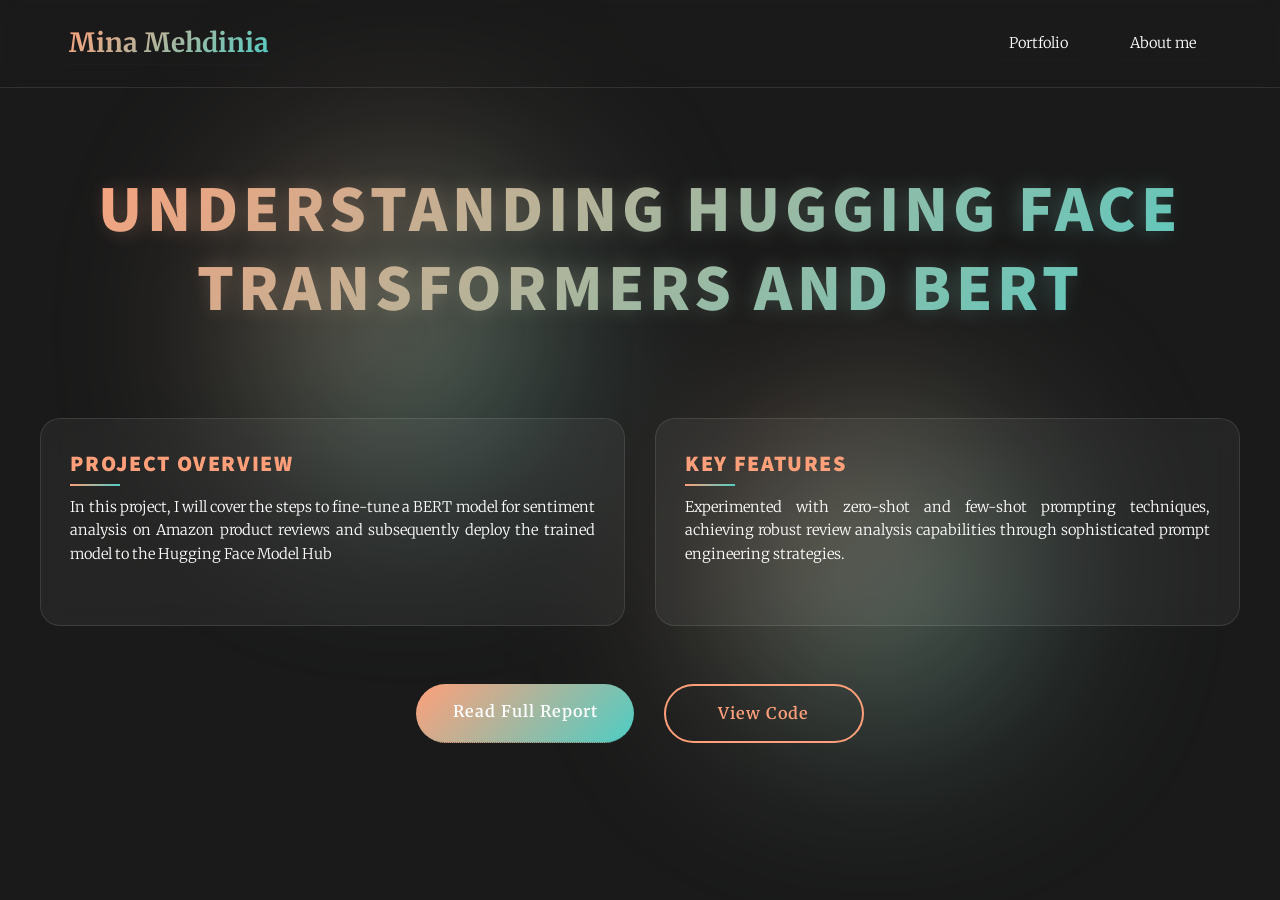
<file: Bert_Transformers.html>
<!DOCTYPE HTML>
<html>
<head>
    <title>Transformers and BERT - Mina Mehdinia</title>
    <meta charset="utf-8" />
    <meta name="viewport" content="width=device-width, initial-scale=1, user-scalable=no" />
    <link rel="stylesheet" href="assets/css/main.css" />
    <noscript><link rel="stylesheet" href="assets/css/noscript.css" /></noscript>
    <link rel="stylesheet" href="https://cdnjs.cloudflare.com/ajax/libs/font-awesome/5.15.4/css/all.min.css">

    <style>
        :root {
            --primary: #FFA07A;
            --secondary: #4ECDC4;
            --accent: #FF6B6B;
            --dark: #1a1a1a;
            --text: #ffffff;
            --gradient: linear-gradient(135deg, var(--primary), var(--secondary));
        }

        * {
            margin: 0;
            padding: 0;
            box-sizing: border-box;
            font-family: -apple-system, BlinkMacSystemFont, 'Segoe UI', Roboto, Oxygen, Ubuntu, Cantarell, sans-serif;
        }

        body {
            background-color: var(--dark);
            color: var(--text);
            line-height: 1.6;
            overflow-x: hidden;
            perspective: 1000px;
        }

        /* Advanced Background Effect */
        .bg-animation {
            position: fixed;
            top: 0;
            left: 0;
            width: 100%;
            height: 100%;
            z-index: -1;
            opacity: 0.5;
        }

            .bg-animation::before,
            .bg-animation::after {
                content: '';
                position: absolute;
                width: 300px;
                height: 300px;
                border-radius: 50%;
                background: var(--gradient);
                filter: blur(100px);
                animation: float 20s infinite;
            }

            .bg-animation::before {
                top: 20%;
                left: 20%;
                animation-delay: -5s;
            }

            .bg-animation::after {
                bottom: 20%;
                right: 20%;
                animation-delay: -10s;
            }

        /* Navigation */
        nav {
            position: fixed;
            top: 0;
            width: 100%;
            z-index: 1000;
            padding: 1.5rem 0;
            backdrop-filter: blur(10px);
            border-bottom: 1px solid rgba(255, 255, 255, 0.1);
            transform-style: preserve-3d;
        }

        .nav-content {
            max-width: 1200px;
            margin: 0 auto;
            display: flex;
            justify-content: space-between;
            align-items: center;
            padding: 0 2rem;
        }

        .nav-logo {
            font-size: 1.8rem;
            background: var(--gradient);
            -webkit-background-clip: text;
            -webkit-text-fill-color: transparent;
            position: relative;
            text-decoration: none;
            font-weight: 700;
        }

        .nav-links a {
            color: var(--text);
            text-decoration: none;
            margin-left: 2rem;
            position: relative;
            padding: 0.5rem 1rem;
            transition: all 0.3s ease;
        }

            .nav-links a::before {
                content: '';
                position: absolute;
                bottom: -2px;
                left: 0;
                width: 100%;
                height: 2px;
                background: var(--gradient);
                transform: scaleX(0);
                transition: transform 0.3s ease;
            }

            .nav-links a:hover::before {
                transform: scaleX(1);
            }

        /* Main Content */
        .project-container {
            min-height: 100vh;
            display: flex;
            flex-direction: column;
            justify-content: center;
            padding: 6rem 2rem;
            position: relative;
        }

        .project-header {
            text-align: center;
            margin-bottom: 4rem;
            transform-style: preserve-3d;
            perspective: 1000px;
        }

        .project-date {
            font-size: 1.2rem;
            color: var(--primary);
            margin-bottom: 1rem;
            opacity: 0;
            animation: fadeInUp 1s forwards 0.5s;
            text-transform: uppercase;
            letter-spacing: 3px;
        }

        .project-title {
            font-size: 4.5rem;
            font-weight: 800;
            line-height: 1.2;
            margin-bottom: 2rem;
            opacity: 0;
            animation: fadeInUp 1s forwards 0.7s;
            background: var(--gradient);
            -webkit-background-clip: text;
            -webkit-text-fill-color: transparent;
            position: relative;
            transform-style: preserve-3d;
        }

            .project-title::after {
                content: attr(data-text);
                position: absolute;
                left: 0;
                top: 0;
                z-index: -1;
                background: var(--gradient);
                -webkit-background-clip: text;
                -webkit-text-fill-color: transparent;
                opacity: 0.3;
                transform: translateZ(-10px);
                filter: blur(10px);
            }

        /* Content Cards */
        .content-grid {
            display: grid;
            grid-template-columns: repeat(2, 1fr);
            gap: 2rem;
            max-width: 1200px;
            margin: 0 auto;
            opacity: 0;
            animation: fadeInUp 1s forwards 0.9s;
        }

        .content-card {
            background: rgba(255, 255, 255, 0.05);
            border-radius: 20px;
            padding: 2rem;
            backdrop-filter: blur(10px);
            border: 1px solid rgba(255, 255, 255, 0.1);
            transition: all 0.5s ease;
            transform-style: preserve-3d;
            cursor: pointer;
        }

            .content-card:hover {
                transform: translateY(-10px) rotateX(10deg);
                border-color: var(--primary);
                box-shadow: 0 20px 40px rgba(255, 160, 122, 0.2);
            }

        .card-title {
            font-size: 1.5rem;
            margin-bottom: 1rem;
            color: var(--primary);
            position: relative;
        }

            .card-title::after {
                content: '';
                position: absolute;
                bottom: -5px;
                left: 0;
                width: 50px;
                height: 2px;
                background: var(--gradient);
            }

        /* Action Buttons */
        .action-buttons {
            display: flex;
            justify-content: center;
            gap: 2rem;
            margin-top: 4rem;
            opacity: 0;
            animation: fadeInUp 1s forwards 1.1s;
        }

        .action-button {
            padding: 1rem 2.5rem;
            border-radius: 30px;
            text-decoration: none;
            font-weight: 600;
            font-size: 1.1rem;
            letter-spacing: 1px;
            position: relative;
            overflow: hidden;
            transition: all 0.5s ease;
            min-width: 200px;
            text-align: center;
            z-index: 1;
        }

            .action-button.primary {
                background: var(--gradient);
                color: white;
            }

            .action-button.secondary {
                background: transparent;
                border: 2px solid var(--primary);
                color: var(--primary);
            }

            .action-button::before {
                content: '';
                position: absolute;
                top: 0;
                left: 0;
                width: 100%;
                height: 100%;
                background: var(--gradient);
                opacity: 0;
                z-index: -1;
                transition: opacity 0.5s ease;
            }

            .action-button:hover {
                transform: translateY(-5px);
                box-shadow: 0 10px 20px rgba(255, 160, 122, 0.3);
            }

            .action-button.primary:hover::before {
                opacity: 1;
            }

            .action-button.secondary:hover {
                color: white;
                border-color: transparent;
            }

                .action-button.secondary:hover::before {
                    opacity: 1;
                }

        /* Animations */
        @keyframes fadeInUp {
            from {
                opacity: 0;
                transform: translateY(30px);
            }

            to {
                opacity: 1;
                transform: translateY(0);
            }
        }

        @keyframes float {
            0%, 100% {
                transform: translate(0, 0);
            }

            25% {
                transform: translate(100px, -100px);
            }

            50% {
                transform: translate(200px, 0);
            }

            75% {
                transform: translate(100px, 100px);
            }
        }

        /* Responsive Design */
        @media (max-width: 768px) {
            .project-title {
                font-size: 2.5rem;
            }

            .content-grid {
                grid-template-columns: 1fr;
            }

            .action-buttons {
                flex-direction: column;
            }
        }
    </style>
</head>
<body>
    <div class="bg-animation"></div>

    <!-- Navigation -->
    <nav>
        <div class="nav-content">
            <a href="index.html" class="nav-logo">Mina Mehdinia</a>
            <div class="nav-links">
                <a href="index.html">Portfolio</a>
                <a href="generic.html">About me</a>
            </div>
        </div>
    </nav>

    <!-- Main Content -->
    <div class="project-container">
        <header class="project-header">
            <div class="project-date">       </div>
            <h1 class="project-title" data-text="Understanding Hugging Face Transformers and BERT">
                Understanding Hugging Face Transformers and BERT
            </h1>
        </header>

        <div class="content-grid">
            <div class="content-card">
                <h3 class="card-title">Project Overview</h3>
                <p>In this project, I will cover the steps to fine-tune a BERT model for sentiment analysis on Amazon product reviews and subsequently deploy the trained model to the Hugging Face Model Hub</p>
            </div>
            <div class="content-card">
                <h3 class="card-title">Key Features</h3>
                <p>Experimented with zero-shot and few-shot prompting techniques, achieving robust review analysis capabilities through sophisticated prompt engineering strategies.</p>
            </div>
        </div>

        <div class="action-buttons">
            <a href="https://medium.com/@minamehdinia213/fine-tunning-bert-model-for-amazon-product-review-and-deploying-it-into-hugging-face-model-hub-7d259839d556"
               class="action-button primary">Read Full Report</a>
            <a href="https://github.com/minamh9/HUGGING-FACE-TRANSFORMERS-AND-BERT/blob/main/Amazon_Review_Transformers.ipynb"
               class="action-button secondary">View Code</a>
        </div>
    </div>

    <!-- Scripts -->
    <script src="assets/js/jquery.min.js"></script>
    <script>
        // 3D Tilt Effect for Cards
        document.querySelectorAll('.content-card').forEach(card => {
            card.addEventListener('mousemove', (e) => {
                const rect = card.getBoundingClientRect();
                const x = e.clientX - rect.left;
                const y = e.clientY - rect.top;

                const centerX = rect.width / 2;
                const centerY = rect.height / 2;

                const rotateX = (y - centerY) / 20;
                const rotateY = (centerX - x) / 20;

                card.style.transform = `perspective(1000px) rotateX(${rotateX}deg) rotateY(${rotateY}deg) translateY(-10px)`;
            });

            card.addEventListener('mouseleave', () => {
                card.style.transform = 'perspective(1000px) rotateX(0) rotateY(0) translateY(0)';
            });
        });
    </script>
</body>
</html>
</file>
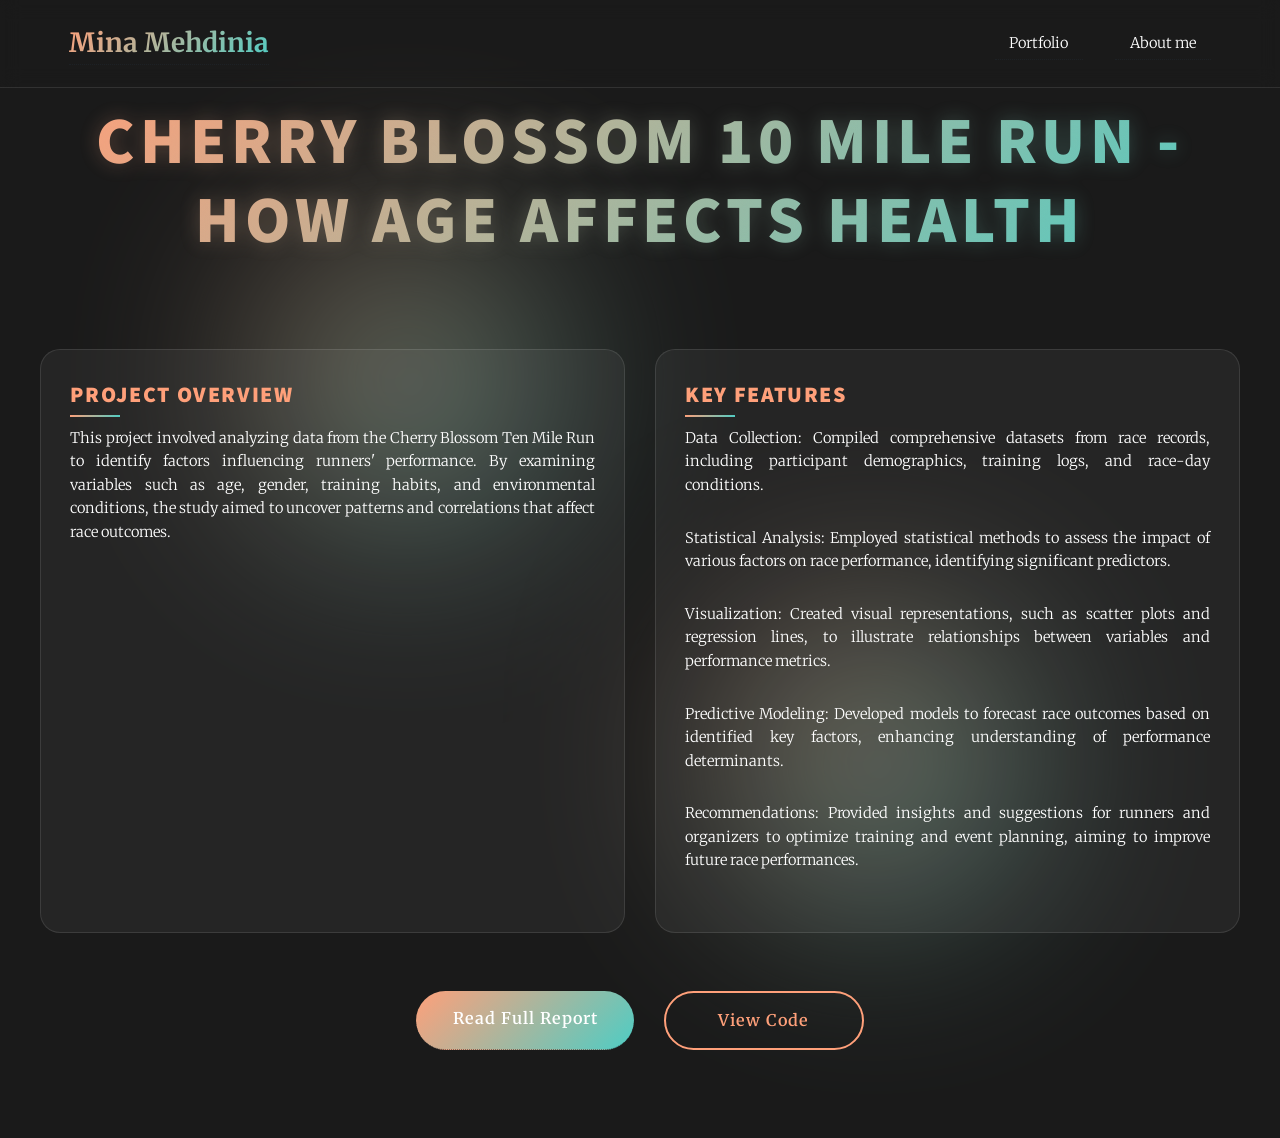
<file: cherry.html>
<!DOCTYPE HTML>
<html>
<head>
	<title>Cherry Blossom - How age Affects Health - Mina Mehdinia</title>
	<meta charset="utf-8" />
	<meta name="viewport" content="width=device-width, initial-scale=1, user-scalable=no" />
	<link rel="stylesheet" href="assets/css/main.css" />
	<noscript><link rel="stylesheet" href="assets/css/noscript.css" /></noscript>
	<link rel="stylesheet" href="https://cdnjs.cloudflare.com/ajax/libs/font-awesome/5.15.4/css/all.min.css">

	<style>
		:root {
			--primary: #FFA07A;
			--secondary: #4ECDC4;
			--accent: #FF6B6B;
			--dark: #1a1a1a;
			--text: #ffffff;
			--gradient: linear-gradient(135deg, var(--primary), var(--secondary));
		}

		* {
			margin: 0;
			padding: 0;
			box-sizing: border-box;
			font-family: -apple-system, BlinkMacSystemFont, 'Segoe UI', Roboto, Oxygen, Ubuntu, Cantarell, sans-serif;
		}

		body {
			background-color: var(--dark);
			color: var(--text);
			line-height: 1.6;
			overflow-x: hidden;
			perspective: 1000px;
		}

		/* Advanced Background Effect */
		.bg-animation {
			position: fixed;
			top: 0;
			left: 0;
			width: 100%;
			height: 100%;
			z-index: -1;
			opacity: 0.5;
		}

			.bg-animation::before,
			.bg-animation::after {
				content: '';
				position: absolute;
				width: 300px;
				height: 300px;
				border-radius: 50%;
				background: var(--gradient);
				filter: blur(100px);
				animation: float 20s infinite;
			}

			.bg-animation::before {
				top: 20%;
				left: 20%;
				animation-delay: -5s;
			}

			.bg-animation::after {
				bottom: 20%;
				right: 20%;
				animation-delay: -10s;
			}

		/* Navigation */
		nav {
			position: fixed;
			top: 0;
			width: 100%;
			z-index: 1000;
			padding: 1.5rem 0;
			backdrop-filter: blur(10px);
			border-bottom: 1px solid rgba(255, 255, 255, 0.1);
			transform-style: preserve-3d;
		}

		.nav-content {
			max-width: 1200px;
			margin: 0 auto;
			display: flex;
			justify-content: space-between;
			align-items: center;
			padding: 0 2rem;
		}

		.nav-logo {
			font-size: 1.8rem;
			background: var(--gradient);
			-webkit-background-clip: text;
			-webkit-text-fill-color: transparent;
			position: relative;
			text-decoration: none;
			font-weight: 700;
		}

		.nav-links a {
			color: var(--text);
			text-decoration: none;
			margin-left: 2rem;
			position: relative;
			padding: 0.5rem 1rem;
			transition: all 0.3s ease;
		}

			.nav-links a::before {
				content: '';
				position: absolute;
				bottom: -2px;
				left: 0;
				width: 100%;
				height: 2px;
				background: var(--gradient);
				transform: scaleX(0);
				transition: transform 0.3s ease;
			}

			.nav-links a:hover::before {
				transform: scaleX(1);
			}

		/* Main Content */
		.project-container {
			min-height: 100vh;
			display: flex;
			flex-direction: column;
			justify-content: center;
			padding: 6rem 2rem;
			position: relative;
		}

		.project-header {
			text-align: center;
			margin-bottom: 4rem;
			transform-style: preserve-3d;
			perspective: 1000px;
		}

		.project-date {
			font-size: 1.2rem;
			color: var(--primary);
			margin-bottom: 1rem;
			opacity: 0;
			animation: fadeInUp 1s forwards 0.5s;
			text-transform: uppercase;
			letter-spacing: 3px;
		}

		.project-title {
			font-size: 4.5rem;
			font-weight: 800;
			line-height: 1.2;
			margin-bottom: 2rem;
			opacity: 0;
			animation: fadeInUp 1s forwards 0.7s;
			background: var(--gradient);
			-webkit-background-clip: text;
			-webkit-text-fill-color: transparent;
			position: relative;
			transform-style: preserve-3d;
		}

			.project-title::after {
				content: attr(data-text);
				position: absolute;
				left: 0;
				top: 0;
				z-index: -1;
				background: var(--gradient);
				-webkit-background-clip: text;
				-webkit-text-fill-color: transparent;
				opacity: 0.3;
				transform: translateZ(-10px);
				filter: blur(10px);
			}

		/* Content Cards */
		.content-grid {
			display: grid;
			grid-template-columns: repeat(2, 1fr);
			gap: 2rem;
			max-width: 1200px;
			margin: 0 auto;
			opacity: 0;
			animation: fadeInUp 1s forwards 0.9s;
		}

		.content-card {
			background: rgba(255, 255, 255, 0.05);
			border-radius: 20px;
			padding: 2rem;
			backdrop-filter: blur(10px);
			border: 1px solid rgba(255, 255, 255, 0.1);
			transition: all 0.5s ease;
			transform-style: preserve-3d;
			cursor: pointer;
		}

			.content-card:hover {
				transform: translateY(-10px) rotateX(10deg);
				border-color: var(--primary);
				box-shadow: 0 20px 40px rgba(255, 160, 122, 0.2);
			}

		.card-title {
			font-size: 1.5rem;
			margin-bottom: 1rem;
			color: var(--primary);
			position: relative;
		}

			.card-title::after {
				content: '';
				position: absolute;
				bottom: -5px;
				left: 0;
				width: 50px;
				height: 2px;
				background: var(--gradient);
			}

		/* Action Buttons */
		.action-buttons {
			display: flex;
			justify-content: center;
			gap: 2rem;
			margin-top: 4rem;
			opacity: 0;
			animation: fadeInUp 1s forwards 1.1s;
		}

		.action-button {
			padding: 1rem 2.5rem;
			border-radius: 30px;
			text-decoration: none;
			font-weight: 600;
			font-size: 1.1rem;
			letter-spacing: 1px;
			position: relative;
			overflow: hidden;
			transition: all 0.5s ease;
			min-width: 200px;
			text-align: center;
			z-index: 1;
		}

			.action-button.primary {
				background: var(--gradient);
				color: white;
			}

			.action-button.secondary {
				background: transparent;
				border: 2px solid var(--primary);
				color: var(--primary);
			}

			.action-button::before {
				content: '';
				position: absolute;
				top: 0;
				left: 0;
				width: 100%;
				height: 100%;
				background: var(--gradient);
				opacity: 0;
				z-index: -1;
				transition: opacity 0.5s ease;
			}

			.action-button:hover {
				transform: translateY(-5px);
				box-shadow: 0 10px 20px rgba(255, 160, 122, 0.3);
			}

			.action-button.primary:hover::before {
				opacity: 1;
			}

			.action-button.secondary:hover {
				color: white;
				border-color: transparent;
			}

				.action-button.secondary:hover::before {
					opacity: 1;
				}

		/* Animations */
		@keyframes fadeInUp {
			from {
				opacity: 0;
				transform: translateY(30px);
			}

			to {
				opacity: 1;
				transform: translateY(0);
			}
		}

		@keyframes float {
			0%, 100% {
				transform: translate(0, 0);
			}

			25% {
				transform: translate(100px, -100px);
			}

			50% {
				transform: translate(200px, 0);
			}

			75% {
				transform: translate(100px, 100px);
			}
		}

		/* Responsive Design */
		@media (max-width: 768px) {
			.project-title {
				font-size: 2.5rem;
			}

			.content-grid {
				grid-template-columns: 1fr;
			}

			.action-buttons {
				flex-direction: column;
			}
		}
	</style>
</head>
<body>
	<div class="bg-animation"></div>

	<!-- Navigation -->
	<nav>
		<div class="nav-content">
			<a href="index.html" class="nav-logo">Mina Mehdinia</a>
			<div class="nav-links">
				<a href="index.html">Portfolio</a>
				<a href="generic.html">About me</a>
			</div>
		</div>
	</nav>

	<!-- Main Content -->
	<div class="project-container">
		<header class="project-header">
			<div class="project-date">     </div>
			<h1 class="project-title" data-text="Cherry Blossom 10 Mile Run - How age affects health">
				Cherry Blossom 10 Mile Run - How age affects health
			</h1>
		</header>

		<div class="content-grid">
			<div class="content-card">
				<h3 class="card-title">Project Overview</h3>
				<p>
					This project involved analyzing data from the Cherry Blossom Ten Mile Run to identify factors influencing runners' performance. By examining variables such as age, gender, training habits, and environmental conditions, the study aimed to uncover patterns and correlations that affect race outcomes.
				</p>
			</div>
			<div class="content-card">
				<h3 class="card-title">Key Features</h3>
				<p>
					Data Collection: Compiled comprehensive datasets from race records, including participant demographics, training logs, and race-day conditions.
				</p>
				<p>
					Statistical Analysis: Employed statistical methods to assess the impact of various factors on race performance, identifying significant predictors.
				</p>

				<p>
					Visualization: Created visual representations, such as scatter plots and regression lines, to illustrate relationships between variables and performance metrics.
				</p>

				<p>
					Predictive Modeling: Developed models to forecast race outcomes based on identified key factors, enhancing understanding of performance determinants.
				</p>

				<p>
					Recommendations: Provided insights and suggestions for runners and organizers to optimize training and event planning, aiming to improve future race performances.
				</p>
				</p>
			</div>
		</div>

		<div class="action-buttons">
			<a href="https://github.com/minamh9/Cherry-Blossom-10-Mile-Run/blob/main/Project%20Report.pdf"
			   class="action-button primary">Read Full Report</a>
			<a href="https://github.com/minamh9/Cherry-Blossom-10-Mile-Run/blob/main/project.Rmd"
			   class="action-button secondary">View Code</a>
		</div>
	</div>

	<!-- Scripts -->
	<script src="assets/js/jquery.min.js"></script>
	<script>
        // 3D Tilt Effect for Cards
        document.querySelectorAll('.content-card').forEach(card => {
            card.addEventListener('mousemove', (e) => {
                const rect = card.getBoundingClientRect();
                const x = e.clientX - rect.left;
                const y = e.clientY - rect.top;

                const centerX = rect.width / 2;
                const centerY = rect.height / 2;

                const rotateX = (y - centerY) / 20;
                const rotateY = (centerX - x) / 20;

                card.style.transform = `perspective(1000px) rotateX(${rotateX}deg) rotateY(${rotateY}deg) translateY(-10px)`;
            });

            card.addEventListener('mouseleave', () => {
                card.style.transform = 'perspective(1000px) rotateX(0) rotateY(0) translateY(0)';
            });
        });
	</script>
</body>
</html>
</file>
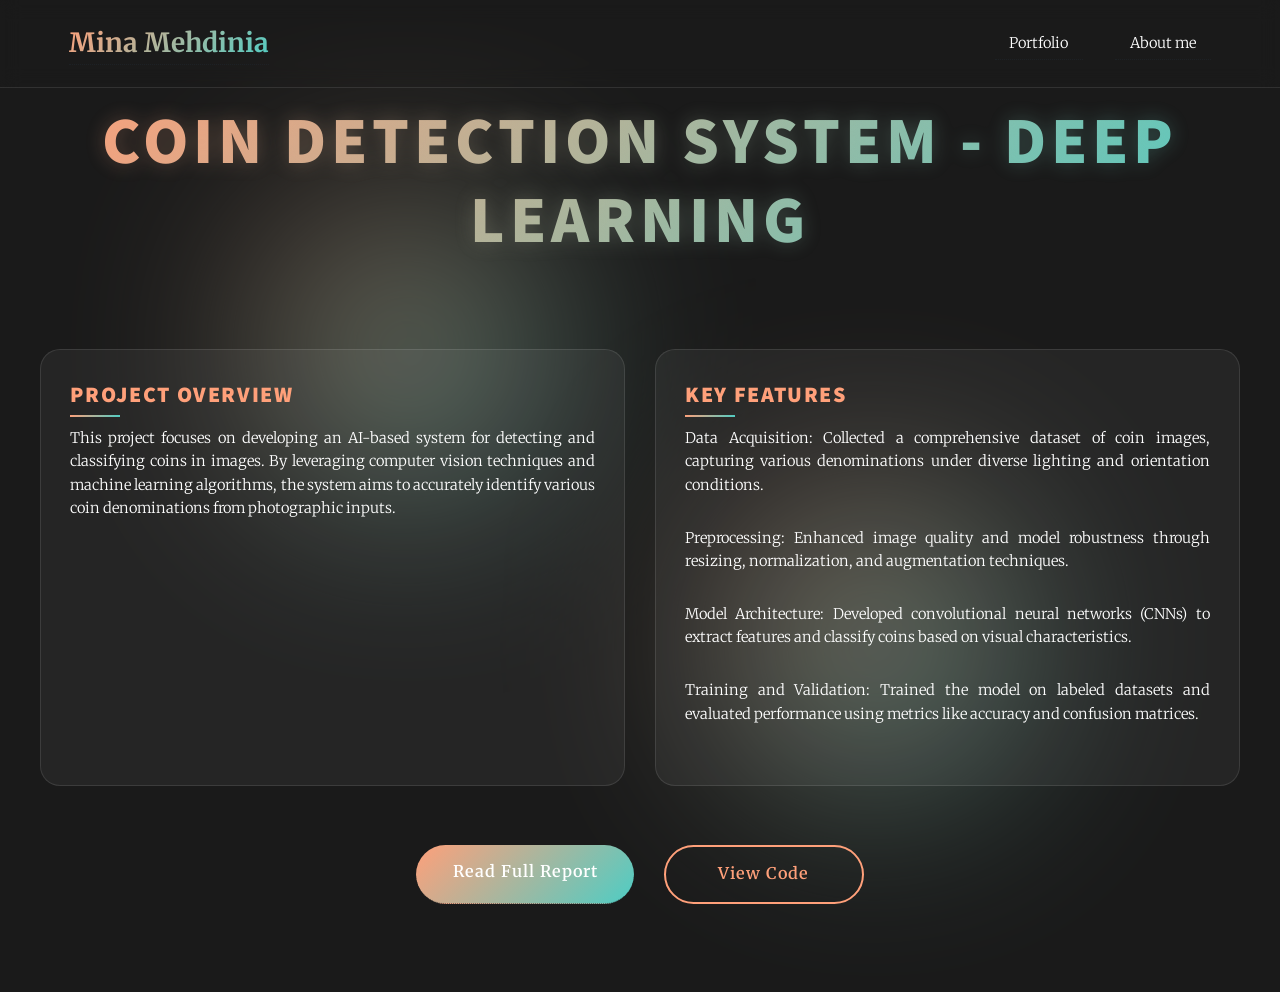
<file: coin.html>
<!DOCTYPE HTML>
<html>
<head>
	<title>Coin Detection System - Deep Learning - Mina Mehdinia</title>
	<meta charset="utf-8" />
	<meta name="viewport" content="width=device-width, initial-scale=1, user-scalable=no" />
	<link rel="stylesheet" href="assets/css/main.css" />
	<noscript><link rel="stylesheet" href="assets/css/noscript.css" /></noscript>
	<link rel="stylesheet" href="https://cdnjs.cloudflare.com/ajax/libs/font-awesome/5.15.4/css/all.min.css">

	<style>
		:root {
			--primary: #FFA07A;
			--secondary: #4ECDC4;
			--accent: #FF6B6B;
			--dark: #1a1a1a;
			--text: #ffffff;
			--gradient: linear-gradient(135deg, var(--primary), var(--secondary));
		}

		* {
			margin: 0;
			padding: 0;
			box-sizing: border-box;
			font-family: -apple-system, BlinkMacSystemFont, 'Segoe UI', Roboto, Oxygen, Ubuntu, Cantarell, sans-serif;
		}

		body {
			background-color: var(--dark);
			color: var(--text);
			line-height: 1.6;
			overflow-x: hidden;
			perspective: 1000px;
		}

		/* Advanced Background Effect */
		.bg-animation {
			position: fixed;
			top: 0;
			left: 0;
			width: 100%;
			height: 100%;
			z-index: -1;
			opacity: 0.5;
		}

			.bg-animation::before,
			.bg-animation::after {
				content: '';
				position: absolute;
				width: 300px;
				height: 300px;
				border-radius: 50%;
				background: var(--gradient);
				filter: blur(100px);
				animation: float 20s infinite;
			}

			.bg-animation::before {
				top: 20%;
				left: 20%;
				animation-delay: -5s;
			}

			.bg-animation::after {
				bottom: 20%;
				right: 20%;
				animation-delay: -10s;
			}

		/* Navigation */
		nav {
			position: fixed;
			top: 0;
			width: 100%;
			z-index: 1000;
			padding: 1.5rem 0;
			backdrop-filter: blur(10px);
			border-bottom: 1px solid rgba(255, 255, 255, 0.1);
			transform-style: preserve-3d;
		}

		.nav-content {
			max-width: 1200px;
			margin: 0 auto;
			display: flex;
			justify-content: space-between;
			align-items: center;
			padding: 0 2rem;
		}

		.nav-logo {
			font-size: 1.8rem;
			background: var(--gradient);
			-webkit-background-clip: text;
			-webkit-text-fill-color: transparent;
			position: relative;
			text-decoration: none;
			font-weight: 700;
		}

		.nav-links a {
			color: var(--text);
			text-decoration: none;
			margin-left: 2rem;
			position: relative;
			padding: 0.5rem 1rem;
			transition: all 0.3s ease;
		}

			.nav-links a::before {
				content: '';
				position: absolute;
				bottom: -2px;
				left: 0;
				width: 100%;
				height: 2px;
				background: var(--gradient);
				transform: scaleX(0);
				transition: transform 0.3s ease;
			}

			.nav-links a:hover::before {
				transform: scaleX(1);
			}

		/* Main Content */
		.project-container {
			min-height: 100vh;
			display: flex;
			flex-direction: column;
			justify-content: center;
			padding: 6rem 2rem;
			position: relative;
		}

		.project-header {
			text-align: center;
			margin-bottom: 4rem;
			transform-style: preserve-3d;
			perspective: 1000px;
		}

		.project-date {
			font-size: 1.2rem;
			color: var(--primary);
			margin-bottom: 1rem;
			opacity: 0;
			animation: fadeInUp 1s forwards 0.5s;
			text-transform: uppercase;
			letter-spacing: 3px;
		}

		.project-title {
			font-size: 4.5rem;
			font-weight: 800;
			line-height: 1.2;
			margin-bottom: 2rem;
			opacity: 0;
			animation: fadeInUp 1s forwards 0.7s;
			background: var(--gradient);
			-webkit-background-clip: text;
			-webkit-text-fill-color: transparent;
			position: relative;
			transform-style: preserve-3d;
		}

			.project-title::after {
				content: attr(data-text);
				position: absolute;
				left: 0;
				top: 0;
				z-index: -1;
				background: var(--gradient);
				-webkit-background-clip: text;
				-webkit-text-fill-color: transparent;
				opacity: 0.3;
				transform: translateZ(-10px);
				filter: blur(10px);
			}

		/* Content Cards */
		.content-grid {
			display: grid;
			grid-template-columns: repeat(2, 1fr);
			gap: 2rem;
			max-width: 1200px;
			margin: 0 auto;
			opacity: 0;
			animation: fadeInUp 1s forwards 0.9s;
		}

		.content-card {
			background: rgba(255, 255, 255, 0.05);
			border-radius: 20px;
			padding: 2rem;
			backdrop-filter: blur(10px);
			border: 1px solid rgba(255, 255, 255, 0.1);
			transition: all 0.5s ease;
			transform-style: preserve-3d;
			cursor: pointer;
		}

			.content-card:hover {
				transform: translateY(-10px) rotateX(10deg);
				border-color: var(--primary);
				box-shadow: 0 20px 40px rgba(255, 160, 122, 0.2);
			}

		.card-title {
			font-size: 1.5rem;
			margin-bottom: 1rem;
			color: var(--primary);
			position: relative;
		}

			.card-title::after {
				content: '';
				position: absolute;
				bottom: -5px;
				left: 0;
				width: 50px;
				height: 2px;
				background: var(--gradient);
			}

		/* Action Buttons */
		.action-buttons {
			display: flex;
			justify-content: center;
			gap: 2rem;
			margin-top: 4rem;
			opacity: 0;
			animation: fadeInUp 1s forwards 1.1s;
		}

		.action-button {
			padding: 1rem 2.5rem;
			border-radius: 30px;
			text-decoration: none;
			font-weight: 600;
			font-size: 1.1rem;
			letter-spacing: 1px;
			position: relative;
			overflow: hidden;
			transition: all 0.5s ease;
			min-width: 200px;
			text-align: center;
			z-index: 1;
		}

			.action-button.primary {
				background: var(--gradient);
				color: white;
			}

			.action-button.secondary {
				background: transparent;
				border: 2px solid var(--primary);
				color: var(--primary);
			}

			.action-button::before {
				content: '';
				position: absolute;
				top: 0;
				left: 0;
				width: 100%;
				height: 100%;
				background: var(--gradient);
				opacity: 0;
				z-index: -1;
				transition: opacity 0.5s ease;
			}

			.action-button:hover {
				transform: translateY(-5px);
				box-shadow: 0 10px 20px rgba(255, 160, 122, 0.3);
			}

			.action-button.primary:hover::before {
				opacity: 1;
			}

			.action-button.secondary:hover {
				color: white;
				border-color: transparent;
			}

				.action-button.secondary:hover::before {
					opacity: 1;
				}

		/* Animations */
		@keyframes fadeInUp {
			from {
				opacity: 0;
				transform: translateY(30px);
			}

			to {
				opacity: 1;
				transform: translateY(0);
			}
		}

		@keyframes float {
			0%, 100% {
				transform: translate(0, 0);
			}

			25% {
				transform: translate(100px, -100px);
			}

			50% {
				transform: translate(200px, 0);
			}

			75% {
				transform: translate(100px, 100px);
			}
		}

		/* Responsive Design */
		@media (max-width: 768px) {
			.project-title {
				font-size: 2.5rem;
			}

			.content-grid {
				grid-template-columns: 1fr;
			}

			.action-buttons {
				flex-direction: column;
			}
		}
	</style>
</head>
<body>
	<div class="bg-animation"></div>

	<!-- Navigation -->
	<nav>
		<div class="nav-content">
			<a href="index.html" class="nav-logo">Mina Mehdinia</a>
			<div class="nav-links">
				<a href="index.html">Portfolio</a>
				<a href="generic.html">About me</a>
			</div>
		</div>
	</nav>

	<!-- Main Content -->
	<div class="project-container">
		<header class="project-header">
			<div class="project-date">     </div>
			<h1 class="project-title" data-text="Coin Detection System - Deep Learning">
				Coin Detection System - Deep Learning
			</h1>
		</header>

		<div class="content-grid">
			<div class="content-card">
				<h3 class="card-title">Project Overview</h3>
				<p>
					This project focuses on developing an AI-based system for detecting and classifying coins in images. By leveraging computer vision techniques and machine learning algorithms, the system aims to accurately identify various coin denominations from photographic inputs.
				</p>


			</div>
			<div class="content-card">
				<h3 class="card-title">Key Features</h3>
				<p>
					Data Acquisition: Collected a comprehensive dataset of coin images, capturing various denominations under diverse lighting and orientation conditions.
				</p>

				<p>
					Preprocessing: Enhanced image quality and model robustness through resizing, normalization, and augmentation techniques.
				</p>

				<p>
					Model Architecture: Developed convolutional neural networks (CNNs) to extract features and classify coins based on visual characteristics.
				</p>

				<p>
					Training and Validation: Trained the model on labeled datasets and evaluated performance using metrics like accuracy and confusion matrices.
				</p>
			</div>
		</div>

		<div class="action-buttons">
			<a href="https://github.com/minamh9/-ACoin-Detection-System/blob/main/AI%20Final%20Project_FINAL%20.pdf"
			   class="action-button primary">Read Full Report</a>
			<a href="https://github.com/minamh9/-ACoin-Detection-System/blob/main/pytorch_object_detection.ipynb"
			   class="action-button secondary">View Code</a>
		</div>
	</div>

	<!-- Scripts -->
	<script src="assets/js/jquery.min.js"></script>
	<script>
        // 3D Tilt Effect for Cards
        document.querySelectorAll('.content-card').forEach(card => {
            card.addEventListener('mousemove', (e) => {
                const rect = card.getBoundingClientRect();
                const x = e.clientX - rect.left;
                const y = e.clientY - rect.top;

                const centerX = rect.width / 2;
                const centerY = rect.height / 2;

                const rotateX = (y - centerY) / 20;
                const rotateY = (centerX - x) / 20;

                card.style.transform = `perspective(1000px) rotateX(${rotateX}deg) rotateY(${rotateY}deg) translateY(-10px)`;
            });

            card.addEventListener('mouseleave', () => {
                card.style.transform = 'perspective(1000px) rotateX(0) rotateY(0) translateY(0)';
            });
        });
	</script>
</body>
</html>
</file>
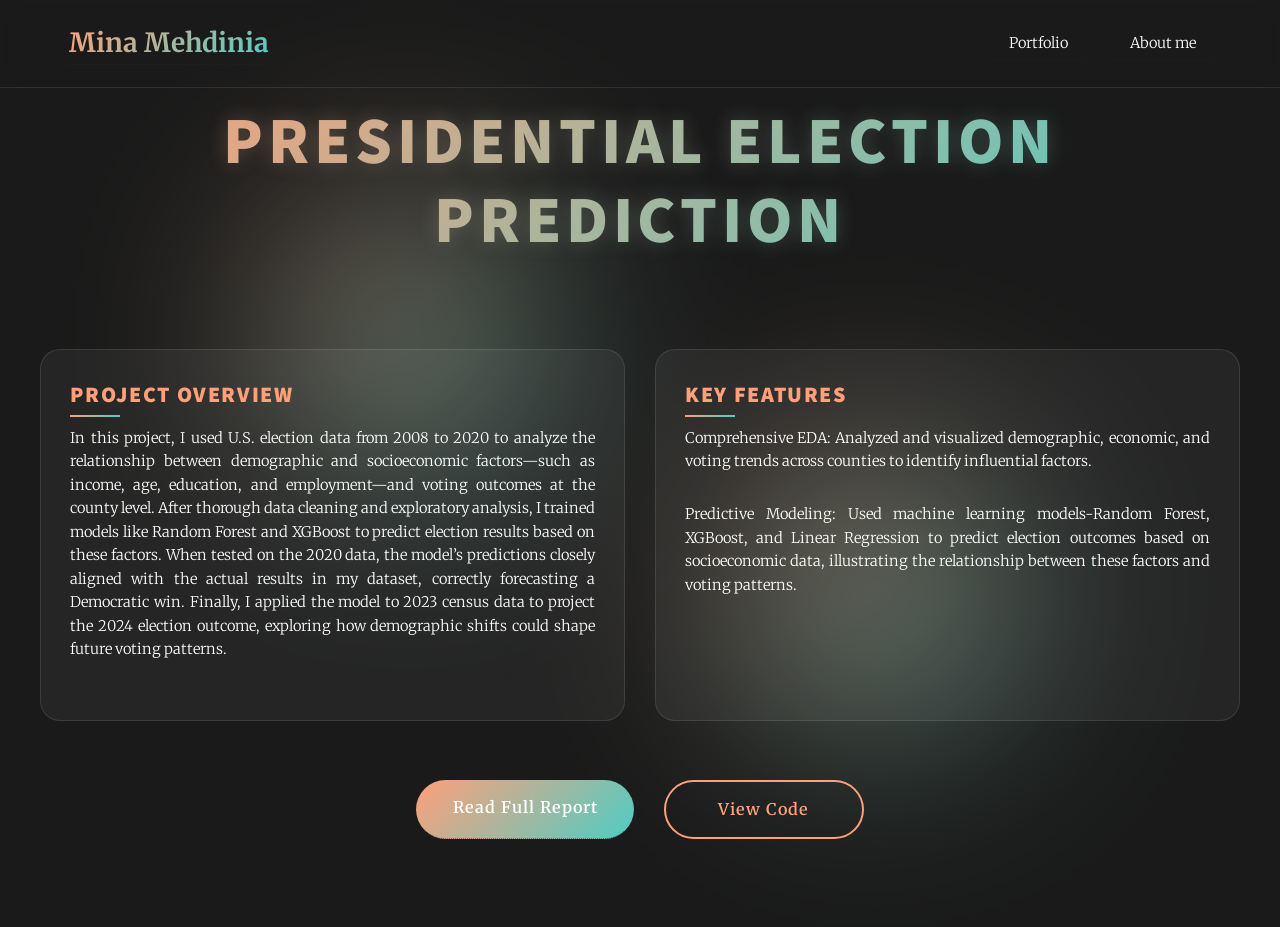
<file: election.html>
<!DOCTYPE HTML>
<html>
<head>
    <title>Presidential Election Prediction - Mina Mehdinia</title>
    <meta charset="utf-8" />
    <meta name="viewport" content="width=device-width, initial-scale=1, user-scalable=no" />
    <link rel="stylesheet" href="assets/css/main.css" />
    <noscript><link rel="stylesheet" href="assets/css/noscript.css" /></noscript>
    <link rel="stylesheet" href="https://cdnjs.cloudflare.com/ajax/libs/font-awesome/5.15.4/css/all.min.css">

    <style>
        :root {
            --primary: #FFA07A;
            --secondary: #4ECDC4;
            --accent: #FF6B6B;
            --dark: #1a1a1a;
            --text: #ffffff;
            --gradient: linear-gradient(135deg, var(--primary), var(--secondary));
        }

        * {
            margin: 0;
            padding: 0;
            box-sizing: border-box;
            font-family: -apple-system, BlinkMacSystemFont, 'Segoe UI', Roboto, Oxygen, Ubuntu, Cantarell, sans-serif;
        }

        body {
            background-color: var(--dark);
            color: var(--text);
            line-height: 1.6;
            overflow-x: hidden;
            perspective: 1000px;
        }

        /* Advanced Background Effect */
        .bg-animation {
            position: fixed;
            top: 0;
            left: 0;
            width: 100%;
            height: 100%;
            z-index: -1;
            opacity: 0.5;
        }

            .bg-animation::before,
            .bg-animation::after {
                content: '';
                position: absolute;
                width: 300px;
                height: 300px;
                border-radius: 50%;
                background: var(--gradient);
                filter: blur(100px);
                animation: float 20s infinite;
            }

            .bg-animation::before {
                top: 20%;
                left: 20%;
                animation-delay: -5s;
            }

            .bg-animation::after {
                bottom: 20%;
                right: 20%;
                animation-delay: -10s;
            }

        /* Navigation */
        nav {
            position: fixed;
            top: 0;
            width: 100%;
            z-index: 1000;
            padding: 1.5rem 0;
            backdrop-filter: blur(10px);
            border-bottom: 1px solid rgba(255, 255, 255, 0.1);
            transform-style: preserve-3d;
        }

        .nav-content {
            max-width: 1200px;
            margin: 0 auto;
            display: flex;
            justify-content: space-between;
            align-items: center;
            padding: 0 2rem;
        }

        .nav-logo {
            font-size: 1.8rem;
            background: var(--gradient);
            -webkit-background-clip: text;
            -webkit-text-fill-color: transparent;
            position: relative;
            text-decoration: none;
            font-weight: 700;
        }

        .nav-links a {
            color: var(--text);
            text-decoration: none;
            margin-left: 2rem;
            position: relative;
            padding: 0.5rem 1rem;
            transition: all 0.3s ease;
        }

            .nav-links a::before {
                content: '';
                position: absolute;
                bottom: -2px;
                left: 0;
                width: 100%;
                height: 2px;
                background: var(--gradient);
                transform: scaleX(0);
                transition: transform 0.3s ease;
            }

            .nav-links a:hover::before {
                transform: scaleX(1);
            }

        /* Main Content */
        .project-container {
            min-height: 100vh;
            display: flex;
            flex-direction: column;
            justify-content: center;
            padding: 6rem 2rem;
            position: relative;
        }

        .project-header {
            text-align: center;
            margin-bottom: 4rem;
            transform-style: preserve-3d;
            perspective: 1000px;
        }

        .project-date {
            font-size: 1.2rem;
            color: var(--primary);
            margin-bottom: 1rem;
            opacity: 0;
            animation: fadeInUp 1s forwards 0.5s;
            text-transform: uppercase;
            letter-spacing: 3px;
        }

        .project-title {
            font-size: 4.5rem;
            font-weight: 800;
            line-height: 1.2;
            margin-bottom: 2rem;
            opacity: 0;
            animation: fadeInUp 1s forwards 0.7s;
            background: var(--gradient);
            -webkit-background-clip: text;
            -webkit-text-fill-color: transparent;
            position: relative;
            transform-style: preserve-3d;
        }

            .project-title::after {
                content: attr(data-text);
                position: absolute;
                left: 0;
                top: 0;
                z-index: -1;
                background: var(--gradient);
                -webkit-background-clip: text;
                -webkit-text-fill-color: transparent;
                opacity: 0.3;
                transform: translateZ(-10px);
                filter: blur(10px);
            }

        /* Content Cards */
        .content-grid {
            display: grid;
            grid-template-columns: repeat(2, 1fr);
            gap: 2rem;
            max-width: 1200px;
            margin: 0 auto;
            opacity: 0;
            animation: fadeInUp 1s forwards 0.9s;
        }

        .content-card {
            background: rgba(255, 255, 255, 0.05);
            border-radius: 20px;
            padding: 2rem;
            backdrop-filter: blur(10px);
            border: 1px solid rgba(255, 255, 255, 0.1);
            transition: all 0.5s ease;
            transform-style: preserve-3d;
            cursor: pointer;
        }

            .content-card:hover {
                transform: translateY(-10px) rotateX(10deg);
                border-color: var(--primary);
                box-shadow: 0 20px 40px rgba(255, 160, 122, 0.2);
            }

        .card-title {
            font-size: 1.5rem;
            margin-bottom: 1rem;
            color: var(--primary);
            position: relative;
        }

            .card-title::after {
                content: '';
                position: absolute;
                bottom: -5px;
                left: 0;
                width: 50px;
                height: 2px;
                background: var(--gradient);
            }

        /* Action Buttons */
        .action-buttons {
            display: flex;
            justify-content: center;
            gap: 2rem;
            margin-top: 4rem;
            opacity: 0;
            animation: fadeInUp 1s forwards 1.1s;
        }

        .action-button {
            padding: 1rem 2.5rem;
            border-radius: 30px;
            text-decoration: none;
            font-weight: 600;
            font-size: 1.1rem;
            letter-spacing: 1px;
            position: relative;
            overflow: hidden;
            transition: all 0.5s ease;
            min-width: 200px;
            text-align: center;
            z-index: 1;
        }

            .action-button.primary {
                background: var(--gradient);
                color: white;
            }

            .action-button.secondary {
                background: transparent;
                border: 2px solid var(--primary);
                color: var(--primary);
            }

            .action-button::before {
                content: '';
                position: absolute;
                top: 0;
                left: 0;
                width: 100%;
                height: 100%;
                background: var(--gradient);
                opacity: 0;
                z-index: -1;
                transition: opacity 0.5s ease;
            }

            .action-button:hover {
                transform: translateY(-5px);
                box-shadow: 0 10px 20px rgba(255, 160, 122, 0.3);
            }

            .action-button.primary:hover::before {
                opacity: 1;
            }

            .action-button.secondary:hover {
                color: white;
                border-color: transparent;
            }

                .action-button.secondary:hover::before {
                    opacity: 1;
                }

        /* Animations */
        @keyframes fadeInUp {
            from {
                opacity: 0;
                transform: translateY(30px);
            }

            to {
                opacity: 1;
                transform: translateY(0);
            }
        }

        @keyframes float {
            0%, 100% {
                transform: translate(0, 0);
            }

            25% {
                transform: translate(100px, -100px);
            }

            50% {
                transform: translate(200px, 0);
            }

            75% {
                transform: translate(100px, 100px);
            }
        }

        /* Responsive Design */
        @media (max-width: 768px) {
            .project-title {
                font-size: 2.5rem;
            }

            .content-grid {
                grid-template-columns: 1fr;
            }

            .action-buttons {
                flex-direction: column;
            }
        }
    </style>
</head>
<body>
    <div class="bg-animation"></div>

    <!-- Navigation -->
    <nav>
        <div class="nav-content">
            <a href="index.html" class="nav-logo">Mina Mehdinia</a>
            <div class="nav-links">
                <a href="index.html">Portfolio</a>
                <a href="generic.html">About me</a>
            </div>
        </div>
    </nav>

    <!-- Main Content -->
    <div class="project-container">
        <header class="project-header">
            <div class="project-date">       </div>
            <h1 class="project-title" data-text="Presidential Election Prediction">
                Presidential Election Prediction
            </h1>
        </header>

        <div class="content-grid">
            <div class="content-card">
                <h3 class="card-title">Project Overview</h3>
                <p>
                    In this project, I used U.S. election data from 2008 to 2020 to analyze the relationship between demographic and socioeconomic factors—such as income, age, education, and employment—and voting outcomes at the county level. 
                    After thorough data cleaning and exploratory analysis, I trained models like Random Forest and XGBoost to predict election results based on these factors.
                    When tested on the 2020 data, the model’s predictions closely aligned with the actual results in my dataset, correctly forecasting a Democratic win. 
                    Finally, I applied the model to 2023 census data to project the 2024 election outcome, exploring how demographic shifts could shape future voting patterns.
                </p>
            
            </div>
            <div class="content-card">
                <h3 class="card-title">Key Features</h3>
                <p>
                   Comprehensive EDA: Analyzed and visualized demographic, economic, and voting trends across counties to identify influential factors.
                </p>
                <p>
                    Predictive Modeling: Used machine learning models-Random Forest, XGBoost, and Linear Regression to predict election outcomes based on socioeconomic data, illustrating the relationship between these factors and voting patterns.







                </p>
            </div>
        </div>

        <div class="action-buttons">
            <a href="https://github.com/minamh9/US_Election"
               class="action-button primary">Read Full Report</a>
            <a href="https://github.com/minamh9/US_Election/blob/main/US_Election.ipynb"
               class="action-button secondary">View Code</a>
        </div>
    </div>

    <!-- Scripts -->
    <script src="assets/js/jquery.min.js"></script>
    <script>
        // 3D Tilt Effect for Cards
        document.querySelectorAll('.content-card').forEach(card => {
            card.addEventListener('mousemove', (e) => {
                const rect = card.getBoundingClientRect();
                const x = e.clientX - rect.left;
                const y = e.clientY - rect.top;

                const centerX = rect.width / 2;
                const centerY = rect.height / 2;

                const rotateX = (y - centerY) / 20;
                const rotateY = (centerX - x) / 20;

                card.style.transform = `perspective(1000px) rotateX(${rotateX}deg) rotateY(${rotateY}deg) translateY(-10px)`;
            });

            card.addEventListener('mouseleave', () => {
                card.style.transform = 'perspective(1000px) rotateX(0) rotateY(0) translateY(0)';
            });
        });
    </script>
</body>
</html>
</file>
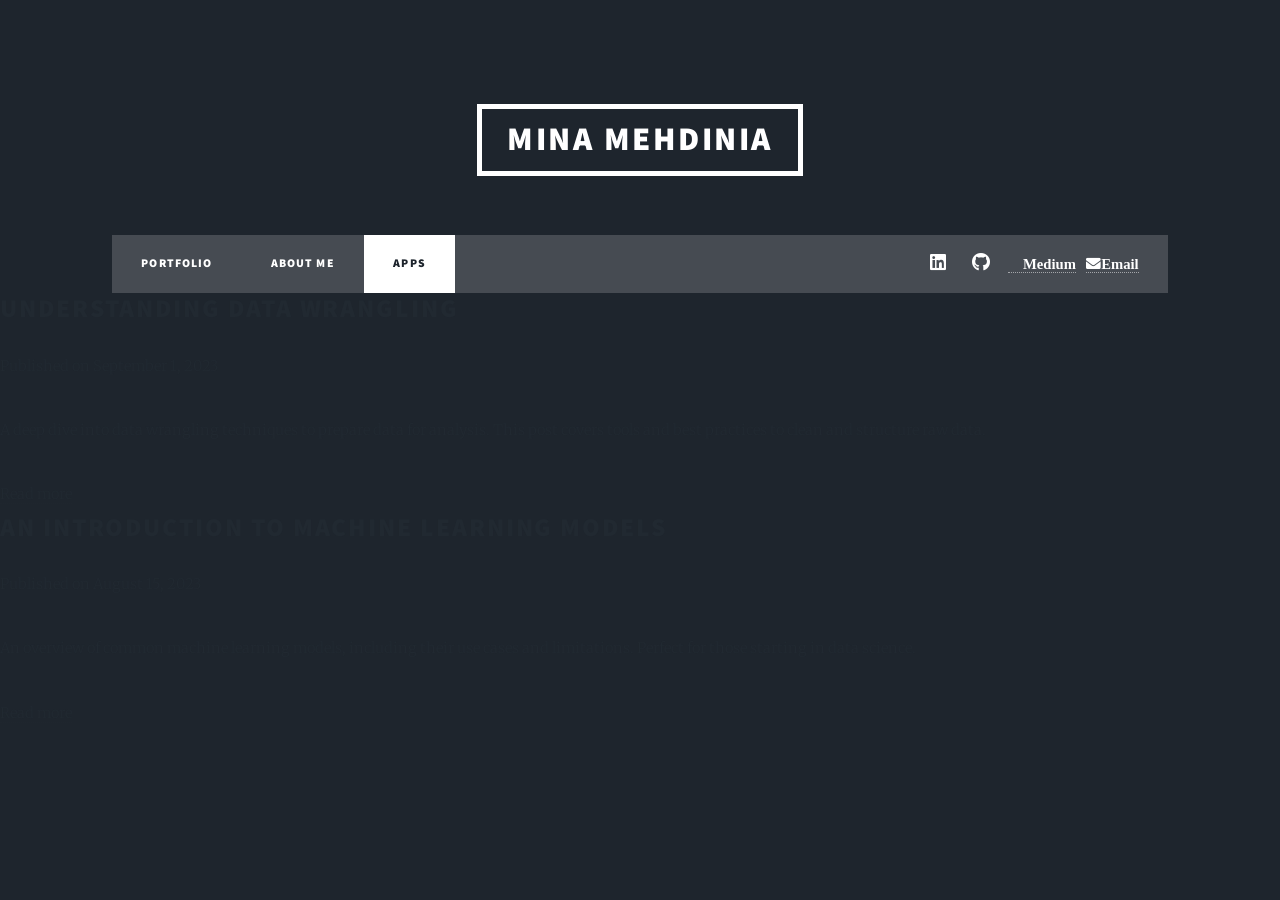
<file: elements.html>
<!DOCTYPE HTML>
<!--
	Massively by HTML5 UP
	html5up.net | @ajlkn
	Free for personal and commercial use under the CCA 3.0 license (html5up.net/license)
-->
<html>
	<head>
		<title>Mina Mehdinia's Data Science Portfolio Website</title>
		<meta charset="utf-8" />
		<meta name="viewport" content="width=device-width, initial-scale=1, user-scalable=no" />
		<link rel="stylesheet" href="assets/css/main.css" />
		<noscript><link rel="stylesheet" href="assets/css/noscript.css" /></noscript>
	</head>
	<body class="is-preload">

		<!-- Wrapper -->
		<div id="wrapper">

			<!-- Header -->
			<header id="header">
				<a href="index.html" class="logo">Mina Mehdinia</a>
			</header>

			<!-- Nav -->
			<nav id="nav">
				<ul class="links">
					<li><a href="index.html">Portfolio</a></li>
					<li><a href="generic.html">About me</a></li>
					<li class="active"><a href="elements.html">Apps</a></li>
				</ul>
				<ul class="icons">
					<li><a href="https://linkedin.com/in/mina-mehdinia/" class="icon brands alt fa-linkedin"><span class="label">Linkedin</span></a></li>
					<li><a href="https://github.com/minamh9" class="icon brands alt fa-github"><span class="label">GitHub</span></a></li>
					<li><a href="https://medium.com/@minamehdinia213" class="fas fa-medium"><span class="label">Medium</span></a></li>
					<li><a href="mailto:minamehdinia213@gmail.com" class="fas fa-envelope"><span class="label">Email</span></a></li>

				</ul>
			</nav>
			<!-- Main -->
			<!-- Blog Content Section -->
			<main id="content">
				<section class="blog-posts">
					<article class="post">
						<h2><a href="post1.html">Understanding Data Wrangling</a></h2>
						<p class="meta">Published on <time datetime="2023-09-01">September 1, 2023</time></p>
						<p>A deep dive into data wrangling techniques to prepare data for analysis. This post covers tools and best practices to clean and structure raw data.</p>
						<a href="post1.html" class="read-more">Read more</a>
					</article>

					<article class="post">
						<h2><a href="post2.html">An Introduction to Machine Learning Models</a></h2>
						<p class="meta">Published on <time datetime="2023-08-15">August 15, 2023</time></p>
						<p>An overview of common machine learning models, including their use cases and limitations. Perfect for those starting in data science.</p>
						<a href="post2.html" class="read-more">Read more</a>
					</article>

					<!-- Add more blog posts as needed -->
				</section>
			</main>

</body>
</html>
</file>
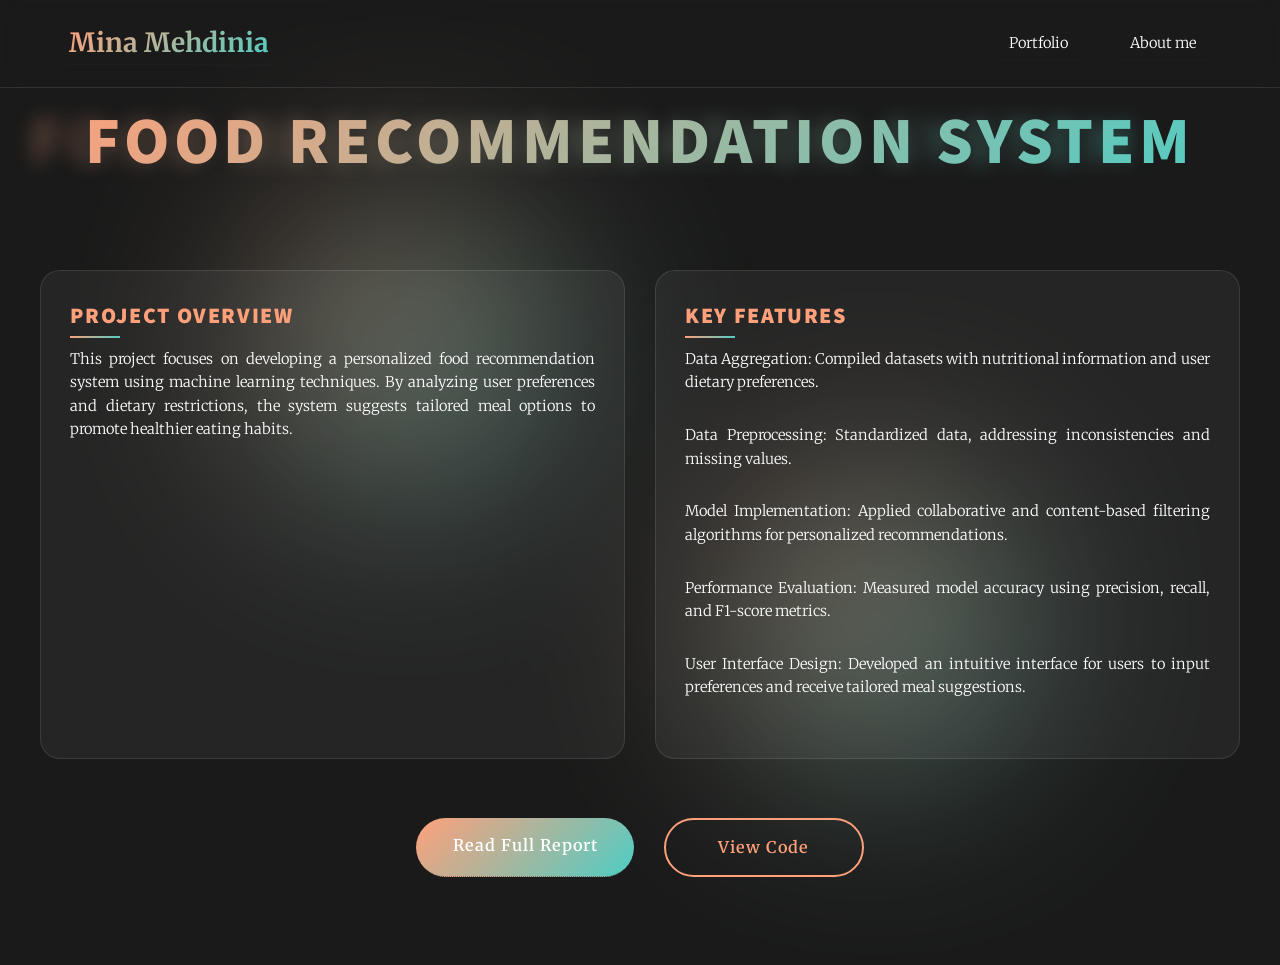
<file: food.html>
<!DOCTYPE HTML>
<html>
<head>
	<title>Food Recommendation System - Mina Mehdinia</title>
	<meta charset="utf-8" />
	<meta name="viewport" content="width=device-width, initial-scale=1, user-scalable=no" />
	<link rel="stylesheet" href="assets/css/main.css" />
	<noscript><link rel="stylesheet" href="assets/css/noscript.css" /></noscript>
	<link rel="stylesheet" href="https://cdnjs.cloudflare.com/ajax/libs/font-awesome/5.15.4/css/all.min.css">

	<style>
		:root {
			--primary: #FFA07A;
			--secondary: #4ECDC4;
			--accent: #FF6B6B;
			--dark: #1a1a1a;
			--text: #ffffff;
			--gradient: linear-gradient(135deg, var(--primary), var(--secondary));
		}

		* {
			margin: 0;
			padding: 0;
			box-sizing: border-box;
			font-family: -apple-system, BlinkMacSystemFont, 'Segoe UI', Roboto, Oxygen, Ubuntu, Cantarell, sans-serif;
		}

		body {
			background-color: var(--dark);
			color: var(--text);
			line-height: 1.6;
			overflow-x: hidden;
			perspective: 1000px;
		}

		/* Advanced Background Effect */
		.bg-animation {
			position: fixed;
			top: 0;
			left: 0;
			width: 100%;
			height: 100%;
			z-index: -1;
			opacity: 0.5;
		}

			.bg-animation::before,
			.bg-animation::after {
				content: '';
				position: absolute;
				width: 300px;
				height: 300px;
				border-radius: 50%;
				background: var(--gradient);
				filter: blur(100px);
				animation: float 20s infinite;
			}

			.bg-animation::before {
				top: 20%;
				left: 20%;
				animation-delay: -5s;
			}

			.bg-animation::after {
				bottom: 20%;
				right: 20%;
				animation-delay: -10s;
			}

		/* Navigation */
		nav {
			position: fixed;
			top: 0;
			width: 100%;
			z-index: 1000;
			padding: 1.5rem 0;
			backdrop-filter: blur(10px);
			border-bottom: 1px solid rgba(255, 255, 255, 0.1);
			transform-style: preserve-3d;
		}

		.nav-content {
			max-width: 1200px;
			margin: 0 auto;
			display: flex;
			justify-content: space-between;
			align-items: center;
			padding: 0 2rem;
		}

		.nav-logo {
			font-size: 1.8rem;
			background: var(--gradient);
			-webkit-background-clip: text;
			-webkit-text-fill-color: transparent;
			position: relative;
			text-decoration: none;
			font-weight: 700;
		}

		.nav-links a {
			color: var(--text);
			text-decoration: none;
			margin-left: 2rem;
			position: relative;
			padding: 0.5rem 1rem;
			transition: all 0.3s ease;
		}

			.nav-links a::before {
				content: '';
				position: absolute;
				bottom: -2px;
				left: 0;
				width: 100%;
				height: 2px;
				background: var(--gradient);
				transform: scaleX(0);
				transition: transform 0.3s ease;
			}

			.nav-links a:hover::before {
				transform: scaleX(1);
			}

		/* Main Content */
		.project-container {
			min-height: 100vh;
			display: flex;
			flex-direction: column;
			justify-content: center;
			padding: 6rem 2rem;
			position: relative;
		}

		.project-header {
			text-align: center;
			margin-bottom: 4rem;
			transform-style: preserve-3d;
			perspective: 1000px;
		}

		.project-date {
			font-size: 1.2rem;
			color: var(--primary);
			margin-bottom: 1rem;
			opacity: 0;
			animation: fadeInUp 1s forwards 0.5s;
			text-transform: uppercase;
			letter-spacing: 3px;
		}

		.project-title {
			font-size: 4.5rem;
			font-weight: 800;
			line-height: 1.2;
			margin-bottom: 2rem;
			opacity: 0;
			animation: fadeInUp 1s forwards 0.7s;
			background: var(--gradient);
			-webkit-background-clip: text;
			-webkit-text-fill-color: transparent;
			position: relative;
			transform-style: preserve-3d;
		}

			.project-title::after {
				content: attr(data-text);
				position: absolute;
				left: 0;
				top: 0;
				z-index: -1;
				background: var(--gradient);
				-webkit-background-clip: text;
				-webkit-text-fill-color: transparent;
				opacity: 0.3;
				transform: translateZ(-10px);
				filter: blur(10px);
			}

		/* Content Cards */
		.content-grid {
			display: grid;
			grid-template-columns: repeat(2, 1fr);
			gap: 2rem;
			max-width: 1200px;
			margin: 0 auto;
			opacity: 0;
			animation: fadeInUp 1s forwards 0.9s;
		}

		.content-card {
			background: rgba(255, 255, 255, 0.05);
			border-radius: 20px;
			padding: 2rem;
			backdrop-filter: blur(10px);
			border: 1px solid rgba(255, 255, 255, 0.1);
			transition: all 0.5s ease;
			transform-style: preserve-3d;
			cursor: pointer;
		}

			.content-card:hover {
				transform: translateY(-10px) rotateX(10deg);
				border-color: var(--primary);
				box-shadow: 0 20px 40px rgba(255, 160, 122, 0.2);
			}

		.card-title {
			font-size: 1.5rem;
			margin-bottom: 1rem;
			color: var(--primary);
			position: relative;
		}

			.card-title::after {
				content: '';
				position: absolute;
				bottom: -5px;
				left: 0;
				width: 50px;
				height: 2px;
				background: var(--gradient);
			}

		/* Action Buttons */
		.action-buttons {
			display: flex;
			justify-content: center;
			gap: 2rem;
			margin-top: 4rem;
			opacity: 0;
			animation: fadeInUp 1s forwards 1.1s;
		}

		.action-button {
			padding: 1rem 2.5rem;
			border-radius: 30px;
			text-decoration: none;
			font-weight: 600;
			font-size: 1.1rem;
			letter-spacing: 1px;
			position: relative;
			overflow: hidden;
			transition: all 0.5s ease;
			min-width: 200px;
			text-align: center;
			z-index: 1;
		}

			.action-button.primary {
				background: var(--gradient);
				color: white;
			}

			.action-button.secondary {
				background: transparent;
				border: 2px solid var(--primary);
				color: var(--primary);
			}

			.action-button::before {
				content: '';
				position: absolute;
				top: 0;
				left: 0;
				width: 100%;
				height: 100%;
				background: var(--gradient);
				opacity: 0;
				z-index: -1;
				transition: opacity 0.5s ease;
			}

			.action-button:hover {
				transform: translateY(-5px);
				box-shadow: 0 10px 20px rgba(255, 160, 122, 0.3);
			}

			.action-button.primary:hover::before {
				opacity: 1;
			}

			.action-button.secondary:hover {
				color: white;
				border-color: transparent;
			}

				.action-button.secondary:hover::before {
					opacity: 1;
				}

		/* Animations */
		@keyframes fadeInUp {
			from {
				opacity: 0;
				transform: translateY(30px);
			}

			to {
				opacity: 1;
				transform: translateY(0);
			}
		}

		@keyframes float {
			0%, 100% {
				transform: translate(0, 0);
			}

			25% {
				transform: translate(100px, -100px);
			}

			50% {
				transform: translate(200px, 0);
			}

			75% {
				transform: translate(100px, 100px);
			}
		}

		/* Responsive Design */
		@media (max-width: 768px) {
			.project-title {
				font-size: 2.5rem;
			}

			.content-grid {
				grid-template-columns: 1fr;
			}

			.action-buttons {
				flex-direction: column;
			}
		}
	</style>
</head>
<body>
	<div class="bg-animation"></div>

	<!-- Navigation -->
	<nav>
		<div class="nav-content">
			<a href="index.html" class="nav-logo">Mina Mehdinia</a>
			<div class="nav-links">
				<a href="index.html">Portfolio</a>
				<a href="generic.html">About me</a>
			</div>
		</div>
	</nav>

	<!-- Main Content -->
	<div class="project-container">
		<header class="project-header">
			<div class="project-date">     </div>
			<h1 class="project-title" data-text="Food Recommendation System">
				Food Recommendation System
			</h1>
		</header>

		<div class="content-grid">
			<div class="content-card">
				<h3 class="card-title">Project Overview</h3>
				<p>
				This project focuses on developing a personalized food recommendation system using machine learning techniques. By analyzing user preferences and dietary restrictions, the system suggests tailored meal options to promote healthier eating habits.
				</p>


			</div>
			<div class="content-card">
				<h3 class="card-title">Key Features</h3>
				<p>
				Data Aggregation: Compiled datasets with nutritional information and user dietary preferences.
				</p>
				<p>
				Data Preprocessing: Standardized data, addressing inconsistencies and missing values.
				</p>
				<p>
				Model Implementation: Applied collaborative and content-based filtering algorithms for personalized recommendations.
				</p>

				<p>
				Performance Evaluation: Measured model accuracy using precision, recall, and F1-score metrics.
				</p>

				<p>
				User Interface Design: Developed an intuitive interface for users to input preferences and receive tailored meal suggestions.
				</p>
			</div>
		</div>

		<div class="action-buttons">
			<a href="https://github.com/minamh9/Food-recommendation-system/blob/main/ML-final.pdf"
			   class="action-button primary">Read Full Report</a>
			<a href="https://github.com/minamh9/Food-recommendation-system/blob/main/myfinalproject.py"
			   class="action-button secondary">View Code</a>
		</div>
	</div>

	<!-- Scripts -->
	<script src="assets/js/jquery.min.js"></script>
	<script>
        // 3D Tilt Effect for Cards
        document.querySelectorAll('.content-card').forEach(card => {
            card.addEventListener('mousemove', (e) => {
                const rect = card.getBoundingClientRect();
                const x = e.clientX - rect.left;
                const y = e.clientY - rect.top;

                const centerX = rect.width / 2;
                const centerY = rect.height / 2;

                const rotateX = (y - centerY) / 20;
                const rotateY = (centerX - x) / 20;

                card.style.transform = `perspective(1000px) rotateX(${rotateX}deg) rotateY(${rotateY}deg) translateY(-10px)`;
            });

            card.addEventListener('mouseleave', () => {
                card.style.transform = 'perspective(1000px) rotateX(0) rotateY(0) translateY(0)';
            });
        });
	</script>
</body>
</html>
</file>
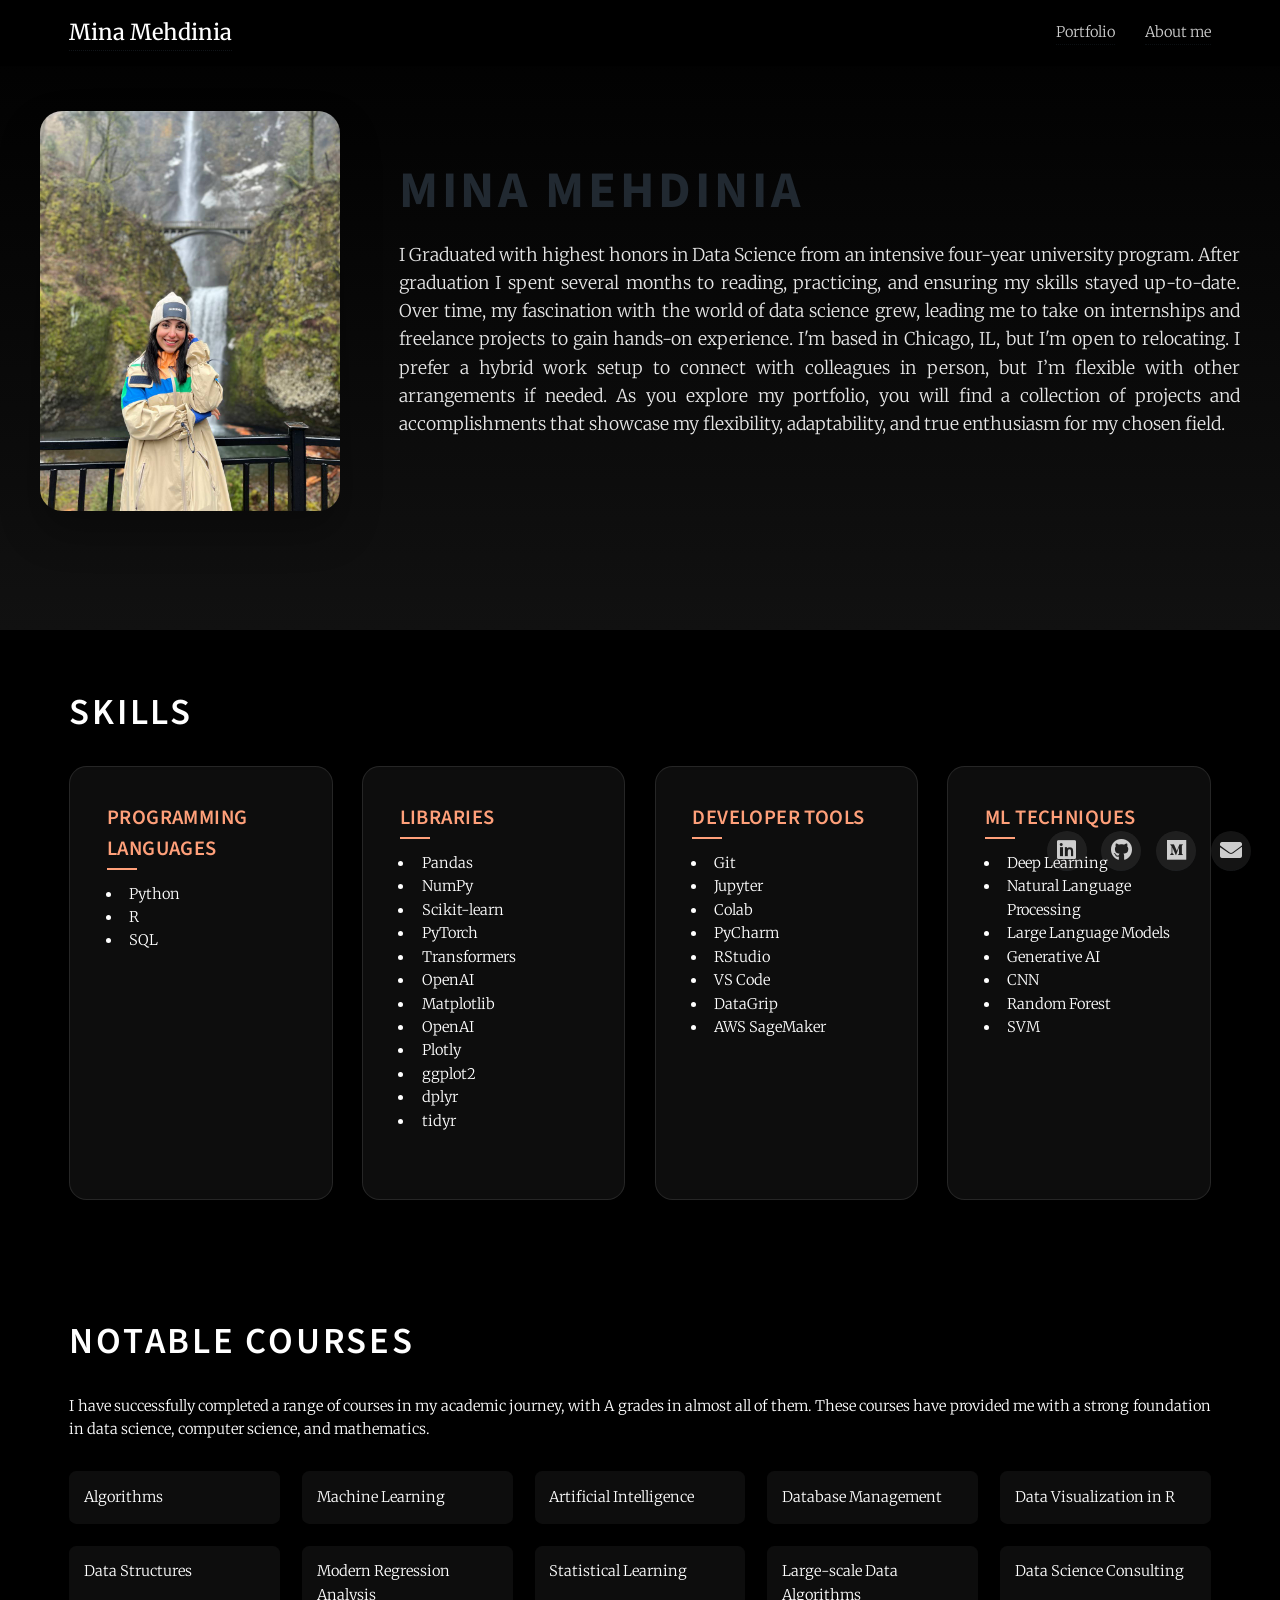
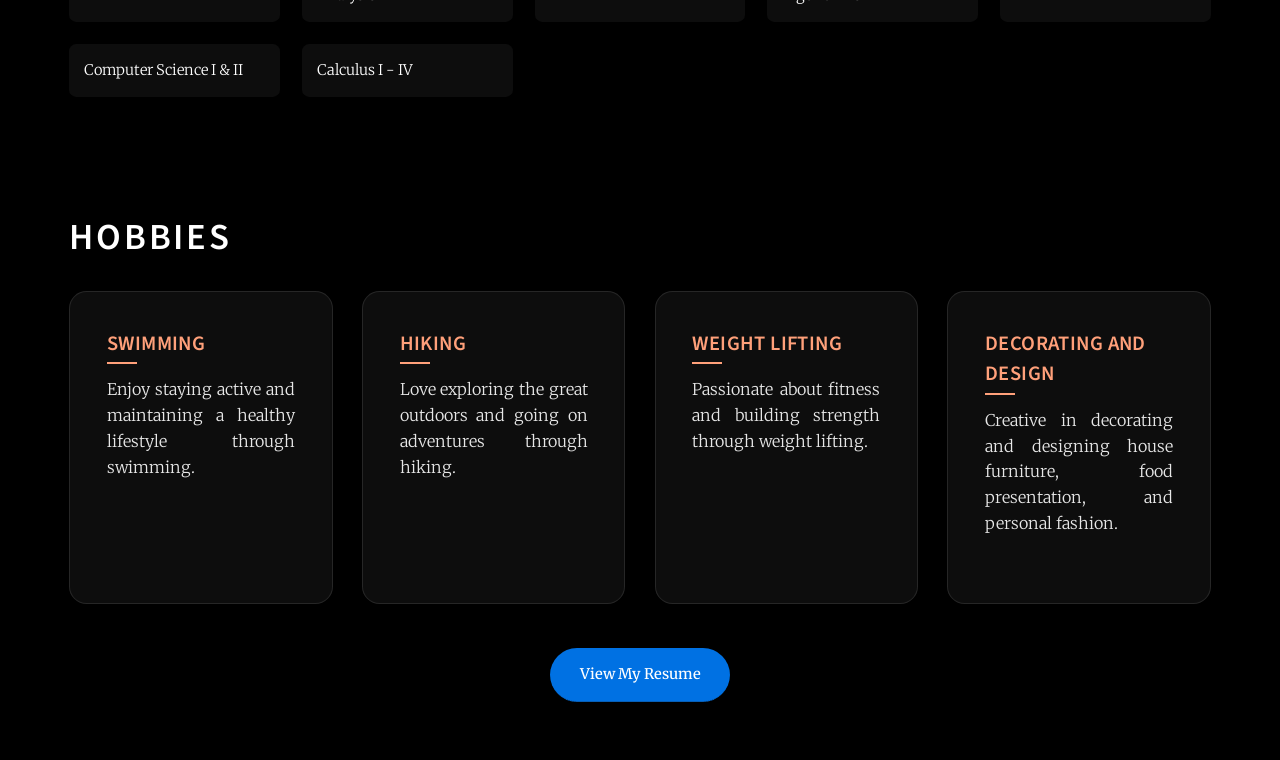
<file: generic.html>
<!DOCTYPE HTML>
<html>
<head>
	<title>About Mina Mehdinia - Data Scientist</title>
	<meta charset="utf-8" />
	<meta name="viewport" content="width=device-width, initial-scale=1, user-scalable=no" />
	<link rel="stylesheet" href="assets/css/main.css" />
	<noscript><link rel="stylesheet" href="assets/css/noscript.css" /></noscript>
	<link rel="stylesheet" href="https://cdnjs.cloudflare.com/ajax/libs/font-awesome/5.15.4/css/all.min.css">

	<style>
		* {
			margin: 0;
			padding: 0;
			box-sizing: border-box;
			font-family: -apple-system, BlinkMacSystemFont, 'Segoe UI', Roboto, Oxygen, Ubuntu, Cantarell, sans-serif;
		}

		body {
			background-color: #000;
			color: #fff;
			line-height: 1.6;
		}

		/* Navigation */
		nav {
			position: fixed;
			top: 0;
			width: 100%;
			background: rgba(0, 0, 0, 0.8);
			backdrop-filter: blur(20px);
			-webkit-backdrop-filter: blur(20px);
			z-index: 1000;
			padding: 1rem 0;
		}

		.nav-content {
			max-width: 1200px;
			margin: 0 auto;
			display: flex;
			justify-content: space-between;
			align-items: center;
			padding: 0 2rem;
		}
        .nav-logo {
            font-size: 1.5rem;
            font-weight: 500;
            color: #fff;
            text-decoration: none;
        }


        .nav-links {
            display: flex;
            gap: 2rem;
        }

            .nav-links a {
                color: #fff;
                text-decoration: none;
                opacity: 0.8;
                transition: opacity 0.3s;
            }

                .nav-links a:hover {
                    opacity: 1;
                }

		/* Hero Section */
		.hero-section {
			height: 70vh;
			display: flex;
			align-items: center;
			justify-content: center;
			padding: 6rem 2rem;
			background: linear-gradient(180deg, #000 0%, #111 100%);
		}

		.profile-container {
			display: flex;
			gap: 4rem;
			max-width: 1200px;
			margin: 0 auto;
			align-items: center;
			opacity: 0;
			transform: translateY(30px);
			animation: fadeInUp 1s forwards;
		}

		.profile-image {
			flex: 0 0 300px;
		}

			.profile-image img {
				width: 100%;
				height: auto;
				border-radius: 1.5rem;
				box-shadow: 0 20px 40px rgba(0,0,0,0.3);
			}

		.profile-text {
			flex: 1;
		}

			.profile-text h1 {
				font-size: 3.5rem;
				margin-bottom: 1.5rem;
				font-weight: 700;
			}

			.profile-text p {
				font-size: 1.2rem;
				opacity: 0.9;
				margin-bottom: 2rem;
			}

		/* Content Sections */
		.content-section {
			padding: 4rem 2rem;
			max-width: 1200px;
			margin: 0 auto;
			opacity: 0;
			transform: translateY(30px);
		}

			.content-section.visible {
				opacity: 1;
				transform: translateY(0);
				transition: opacity 1s, transform 1s;
			}

			.content-section h2 {
				font-size: 2.5rem;
				margin-bottom: 2rem;
				color: white;
				font-weight: 600;
			}

		.skills-grid {
			display: grid;
			grid-template-columns: repeat(auto-fit, minmax(250px, 1fr));
			gap: 2rem;
			margin-bottom: 3rem;
		}

		.skill-category {
			background: rgba(255, 255, 255, 0.05);
			padding: 2rem;
			border-radius: 1rem;
			transition: transform 0.3s ease;
		}

			.skill-category:hover {
				transform: translateY(-5px);
				background: rgba(255, 255, 255, 0.08);
			}

			.skill-category h3 {
				color: #FFA07A;
				margin-bottom: 1rem;
				font-size: 1.2rem;
			}

			.skill-category ul {
				list-style: none;
				padding: 0;
			}

			.skill-category li {
				margin-bottom: 0.5rem;
				color: rgba(255, 255, 255, 0.9);
			}

		.courses-grid {
			display: grid;
			grid-template-columns: repeat(auto-fit, minmax(200px, 1fr));
			gap: 1.5rem;
			margin-top: 2rem;
		}

		.course-item {
			background: rgba(255, 255, 255, 0.05);
			padding: 1rem;
			border-radius: 0.5rem;
			transition: transform 0.3s ease;
		}

			.course-item:hover {
				transform: translateY(-3px);
				background: rgba(255, 255, 255, 0.08);
			}

		.hobbies-section {
			display: grid;
			grid-template-columns: repeat(auto-fit, minmax(250px, 1fr));
			gap: 2rem;
		}

        .hobby-card {
            background: rgba(255, 255, 255, 0.05);
            padding: 2.5rem;
            border-radius: 1.2rem;
            transition: all 0.3s ease;
            border: 1px solid rgba(255, 255, 255, 0.1);
        }

            .hobby-card:hover {
                transform: translateY(-5px);
                background: rgba(255, 255, 255, 0.08);
                border-color: #FFA07A;
            }

            .hobby-card h3 {
                color: #FFA07A;
                font-size: 1.4rem;
                font-weight: 600;
                margin-bottom: 1.2rem;
                letter-spacing: 0.02em;
                position: relative;
                display: inline-block;
            }

                .hobby-card h3::after {
                    content: '';
                    position: absolute;
                    bottom: -5px;
                    left: 0;
                    width: 30px;
                    height: 2px;
                    background-color: #FFA07A;
                    transition: width 0.3s ease;
                }

            .hobby-card:hover h3::after {
                width: 100%;
            }

            .hobby-card p {
                color: rgba(255, 255, 255, 0.9);
                line-height: 1.6;
                font-size: 1.1rem;
            }

		.resume-button {
			display: inline-block;
			padding: 1rem 2rem;
			background: #0071e3;
			color: #fff;
			text-decoration: none;
			border-radius: 2rem;
			transition: all 0.3s ease;
			font-weight: 500;
			margin-top: 3rem;
		}

			.resume-button:hover {
				background: #0077ed;
				transform: translateY(-2px);
			}

		@keyframes fadeInUp {
			to {
				opacity: 1;
				transform: translateY(0);
			}
		}

		/* Social Links */
		.social-links {
			position: fixed;
			bottom: 2rem;
			right: 2rem;
			display: flex;
			gap: 1rem;
			z-index: 1000;
		}

			.social-links a {
				color: #fff;
				font-size: 1.5rem;
				opacity: 0.8;
				transition: all 0.3s ease;
				width: 40px;
				height: 40px;
				display: flex;
				align-items: center;
				justify-content: center;
				background: rgba(255, 255, 255, 0.1);
				border-radius: 50%;
			}

				.social-links a:hover {
					opacity: 1;
					transform: translateY(-2px);
					background: rgba(255, 255, 255, 0.2);
				}

		@media (max-width: 768px) {
			.profile-container {
				flex-direction: column;
				text-align: center;
				gap: 2rem;
			}

			.profile-image {
				flex: 0 0 200px;
			}

			.profile-text h1 {
				font-size: 2.5rem;
			}

			.skills-grid, .courses-grid {
				grid-template-columns: 1fr;
			}
		}
	</style>
</head>
<body>
	<!-- Navigation -->
	<nav>
		<div class="nav-content">
			<a href="index.html" class="nav-logo">Mina Mehdinia</a>
			<div class="nav-links">
				<a href="index.html">Portfolio</a>
				<a href="generic.html">About me</a>
			</div>
		</div>
	</nav>

	<!-- Hero Section -->
	<section class="hero-section">
		<div class="profile-container">
			<div class="profile-image">
				<img src="images/pic_profile.jpg" alt="Mina Mehdinia" />
			</div>
			<div class="profile-text">
				<h1>Mina Mehdinia</h1>
				<p>
					I Graduated with highest honors in Data Science from an intensive four-year university program.
					After graduation I spent several months to reading, practicing, and ensuring my skills stayed up-to-date.
					Over time, my fascination with the world of data science grew, leading me to take on internships and freelance projects to gain hands-on experience.
					I'm based in Chicago, IL, but I'm open to relocating.
					I prefer a hybrid work setup to connect with colleagues in person, but I’m flexible with other arrangements if needed.
					As you explore my portfolio, you will find a collection of projects and accomplishments that showcase my flexibility, adaptability, and true enthusiasm for my chosen field.
				</p>
			</div>
		</div>
	</section>

	<!-- Skills Section -->
	<section class="content-section">
		<h2>Skills</h2>
		<div class="hobbies-section">
			<div class="hobby-card">
				<h3>Programming Languages</h3>
				<ul>
					<li>Python</li>
					<li>R</li>
					<li>SQL</li>
				</ul>
			</div>
			<div class="hobby-card">
				<h3>Libraries</h3>
				<ul>
					<li>Pandas </li>
					<li>NumPy</li>
					<li>Scikit-learn</li>
					<li>PyTorch</li>
					<li>Transformers</li>
					<li>OpenAI</li>
					<li>Matplotlib </li>
					<li>OpenAI</li>
					<li>Plotly</li>
					<li>ggplot2</li>
					<li>dplyr</li>
					<li>tidyr</li>
				</ul>
			</div>
			<div class="hobby-card">
				<h3>Developer Tools</h3>
				<ul>
					<li>Git</li>
					<li>Jupyter</li>
					<li>Colab</li>
					<li>PyCharm</li>
					<li>RStudio</li>
					<li>VS Code</li>
					<li>DataGrip</li>
					<li>AWS SageMaker</li>
				</ul>
			</div>
			<div class="hobby-card">
				<h3>ML Techniques</h3>
				<ul>
					<li>Deep Learning</li>
					<li>Natural Language Processing</li>
					<li>Large Language Models</li>
					<li>Generative AI</li>
					<li>CNN</li>
					<li>Random Forest</li>
					<li>SVM</li>
				</ul>
			</div>
		</div>
	</section>

	<!-- Notable Courses Section -->
	<section class="content-section">
		<h2>Notable Courses</h2>
		<p>I have successfully completed a range of courses in my academic journey, with A grades in almost all of them. These courses have provided me with a strong foundation in data science, computer science, and mathematics.</p>
		<div class="courses-grid">
			<div class="course-item">Algorithms</div>
			<div class="course-item">Machine Learning</div>
			<div class="course-item">Artificial Intelligence</div>
			<div class="course-item">Database Management</div>
			<div class="course-item">Data Visualization in R</div>
			<div class="course-item">Data Structures</div>
			<div class="course-item">Modern Regression Analysis</div>
			<div class="course-item">Statistical Learning</div>
			<div class="course-item">Large-scale Data Algorithms</div>
			<div class="course-item">Data Science Consulting</div>
			<div class="course-item">Computer Science I & II</div>
			<div class="course-item">Calculus I - IV</div>
		</div>
	</section>

	<!-- Hobbies Section -->
	<section class="content-section">
		<h2>Hobbies</h2>
		<div class="hobbies-section">
			<div class="hobby-card">
				<h3>Swimming</h3>
				<p>Enjoy staying active and maintaining a healthy lifestyle through swimming.</p>
			</div>
			<div class="hobby-card">
				<h3>Hiking</h3>
				<p>Love exploring the great outdoors and going on adventures through hiking.</p>
			</div>
			<div class="hobby-card">
				<h3>Weight Lifting</h3>
				<p>Passionate about fitness and building strength through weight lifting.</p>
			</div>
			<div class="hobby-card">
				<h3>Decorating and Design</h3>
				<p>Creative in decorating and designing house furniture, food presentation, and personal fashion.</p>
			</div>
		</div>

		<center>
			<a href="Mina-Mehdinia--Resume.pdf" class="resume-button">View My Resume</a>
		</center>
	</section>

	<!-- Social Links -->
	<div class="social-links">
		<a href="https://linkedin.com/in/mina-mehdinia/" class="fab fa-linkedin"></a>
		<a href="https://github.com/minamh9?tab=repositories" class="fab fa-github"></a>
		<a href="https://medium.com/@minamehdinia213" class="fab fa-medium"></a>
		<a href="mailto:minamehdinia213@gmail.com" class="fas fa-envelope"></a>
	</div>

	<!-- Scripts -->
	<script src="assets/js/jquery.min.js"></script>
	<script src="assets/js/jquery.scrollex.min.js"></script>
	<script src="assets/js/jquery.scrolly.min.js"></script>
	<script src="assets/js/browser.min.js"></script>
	<script src="assets/js/breakpoints.min.js"></script>
	<script src="assets/js/util.js"></script>
	<script src="assets/js/main.js"></script>

	<script>
		// Intersection Observer for scroll animations
		const observer = new IntersectionObserver((entries) => {
			entries.forEach(entry => {
				if (entry.isIntersecting) {
					entry.target.classList.add('visible');
				}
			});
		}, {
			threshold: 0.1
		});

		// Observe all content sections
		document.querySelectorAll('.content-section').forEach(section => {
			observer.observe(section);
		});
	</script>
</body>
</html>
</file>
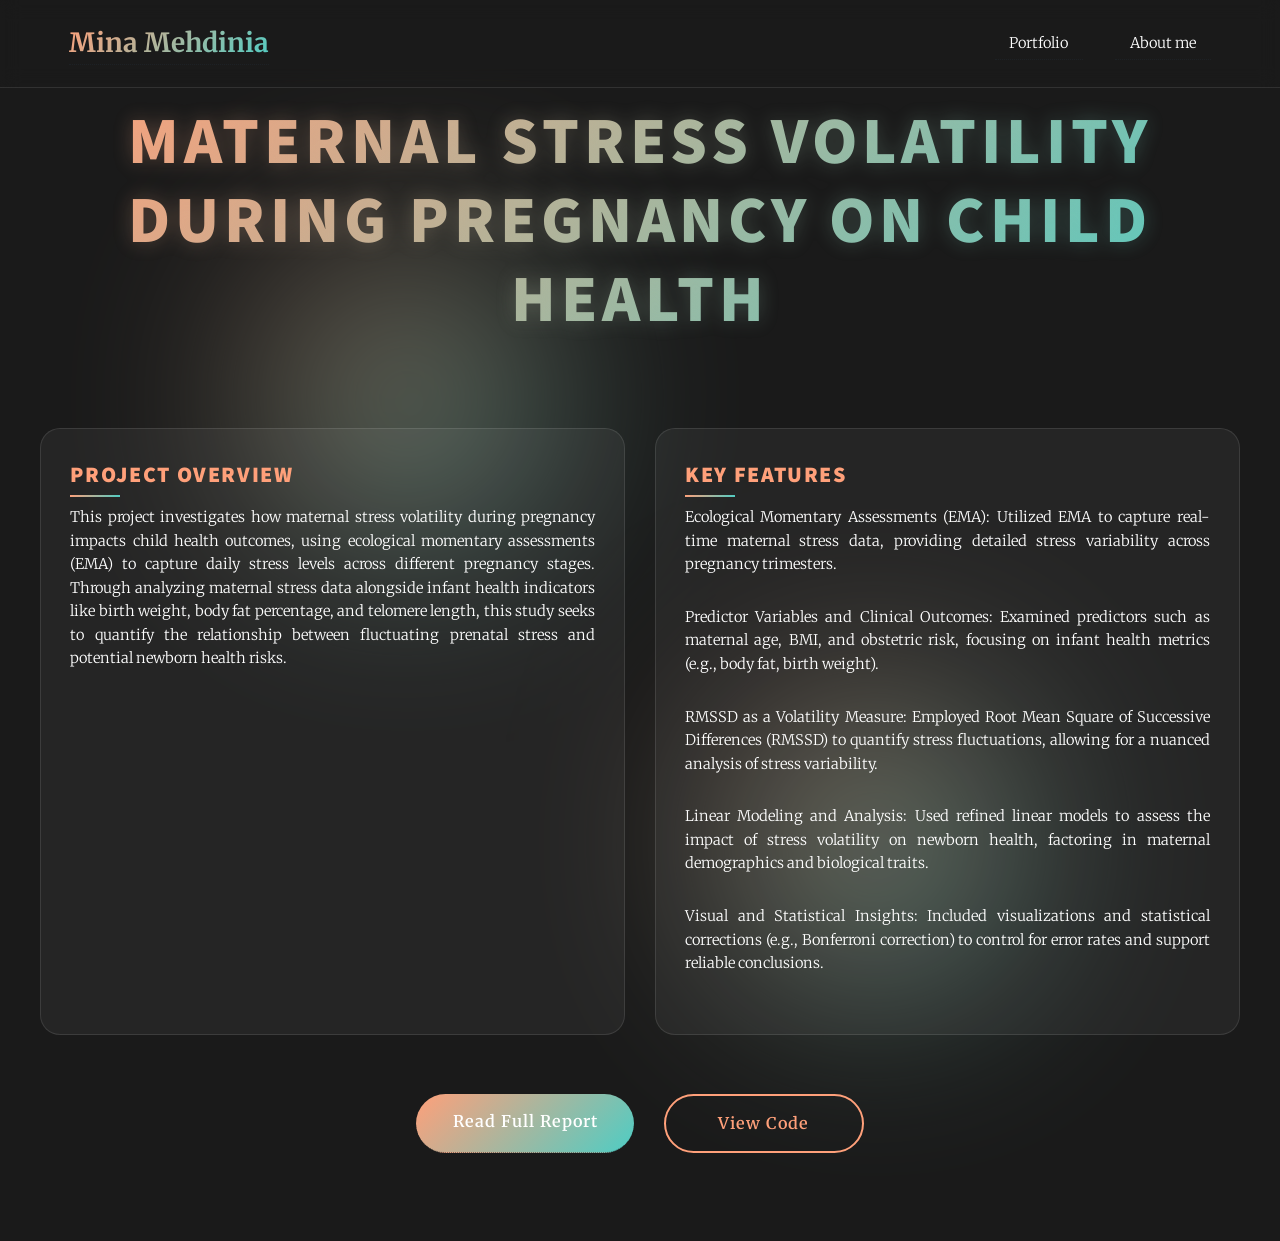
<file: internship_project.html>
<!DOCTYPE HTML>
<html>
<head>
	<title>Maternal Stress Volatility - Mina Mehdinia</title>
	<meta charset="utf-8" />
	<meta name="viewport" content="width=device-width, initial-scale=1, user-scalable=no" />
	<link rel="stylesheet" href="assets/css/main.css" />
	<noscript><link rel="stylesheet" href="assets/css/noscript.css" /></noscript>
	<link rel="stylesheet" href="https://cdnjs.cloudflare.com/ajax/libs/font-awesome/5.15.4/css/all.min.css">

	<style>
		:root {
			--primary: #FFA07A;
			--secondary: #4ECDC4;
			--accent: #FF6B6B;
			--dark: #1a1a1a;
			--text: #ffffff;
			--gradient: linear-gradient(135deg, var(--primary), var(--secondary));
		}

		* {
			margin: 0;
			padding: 0;
			box-sizing: border-box;
			font-family: -apple-system, BlinkMacSystemFont, 'Segoe UI', Roboto, Oxygen, Ubuntu, Cantarell, sans-serif;
		}

		body {
			background-color: var(--dark);
			color: var(--text);
			line-height: 1.6;
			overflow-x: hidden;
			perspective: 1000px;
		}

		/* Advanced Background Effect */
		.bg-animation {
			position: fixed;
			top: 0;
			left: 0;
			width: 100%;
			height: 100%;
			z-index: -1;
			opacity: 0.5;
		}

			.bg-animation::before,
			.bg-animation::after {
				content: '';
				position: absolute;
				width: 300px;
				height: 300px;
				border-radius: 50%;
				background: var(--gradient);
				filter: blur(100px);
				animation: float 20s infinite;
			}

			.bg-animation::before {
				top: 20%;
				left: 20%;
				animation-delay: -5s;
			}

			.bg-animation::after {
				bottom: 20%;
				right: 20%;
				animation-delay: -10s;
			}

		/* Navigation */
		nav {
			position: fixed;
			top: 0;
			width: 100%;
			z-index: 1000;
			padding: 1.5rem 0;
			backdrop-filter: blur(10px);
			border-bottom: 1px solid rgba(255, 255, 255, 0.1);
			transform-style: preserve-3d;
		}

		.nav-content {
			max-width: 1200px;
			margin: 0 auto;
			display: flex;
			justify-content: space-between;
			align-items: center;
			padding: 0 2rem;
		}

		.nav-logo {
			font-size: 1.8rem;
			background: var(--gradient);
			-webkit-background-clip: text;
			-webkit-text-fill-color: transparent;
			position: relative;
			text-decoration: none;
			font-weight: 700;
		}

		.nav-links a {
			color: var(--text);
			text-decoration: none;
			margin-left: 2rem;
			position: relative;
			padding: 0.5rem 1rem;
			transition: all 0.3s ease;
		}

			.nav-links a::before {
				content: '';
				position: absolute;
				bottom: -2px;
				left: 0;
				width: 100%;
				height: 2px;
				background: var(--gradient);
				transform: scaleX(0);
				transition: transform 0.3s ease;
			}

			.nav-links a:hover::before {
				transform: scaleX(1);
			}

		/* Main Content */
		.project-container {
			min-height: 100vh;
			display: flex;
			flex-direction: column;
			justify-content: center;
			padding: 6rem 2rem;
			position: relative;
		}

		.project-header {
			text-align: center;
			margin-bottom: 4rem;
			transform-style: preserve-3d;
			perspective: 1000px;
		}

		.project-date {
			font-size: 1.2rem;
			color: var(--primary);
			margin-bottom: 1rem;
			opacity: 0;
			animation: fadeInUp 1s forwards 0.5s;
			text-transform: uppercase;
			letter-spacing: 3px;
		}

		.project-title {
			font-size: 4.5rem;
			font-weight: 800;
			line-height: 1.2;
			margin-bottom: 2rem;
			opacity: 0;
			animation: fadeInUp 1s forwards 0.7s;
			background: var(--gradient);
			-webkit-background-clip: text;
			-webkit-text-fill-color: transparent;
			position: relative;
			transform-style: preserve-3d;
		}

			.project-title::after {
				content: attr(data-text);
				position: absolute;
				left: 0;
				top: 0;
				z-index: -1;
				background: var(--gradient);
				-webkit-background-clip: text;
				-webkit-text-fill-color: transparent;
				opacity: 0.3;
				transform: translateZ(-10px);
				filter: blur(10px);
			}

		/* Content Cards */
		.content-grid {
			display: grid;
			grid-template-columns: repeat(2, 1fr);
			gap: 2rem;
			max-width: 1200px;
			margin: 0 auto;
			opacity: 0;
			animation: fadeInUp 1s forwards 0.9s;
		}

		.content-card {
			background: rgba(255, 255, 255, 0.05);
			border-radius: 20px;
			padding: 2rem;
			backdrop-filter: blur(10px);
			border: 1px solid rgba(255, 255, 255, 0.1);
			transition: all 0.5s ease;
			transform-style: preserve-3d;
			cursor: pointer;
		}

			.content-card:hover {
				transform: translateY(-10px) rotateX(10deg);
				border-color: var(--primary);
				box-shadow: 0 20px 40px rgba(255, 160, 122, 0.2);
			}

		.card-title {
			font-size: 1.5rem;
			margin-bottom: 1rem;
			color: var(--primary);
			position: relative;
		}

			.card-title::after {
				content: '';
				position: absolute;
				bottom: -5px;
				left: 0;
				width: 50px;
				height: 2px;
				background: var(--gradient);
			}

		/* Action Buttons */
		.action-buttons {
			display: flex;
			justify-content: center;
			gap: 2rem;
			margin-top: 4rem;
			opacity: 0;
			animation: fadeInUp 1s forwards 1.1s;
		}

		.action-button {
			padding: 1rem 2.5rem;
			border-radius: 30px;
			text-decoration: none;
			font-weight: 600;
			font-size: 1.1rem;
			letter-spacing: 1px;
			position: relative;
			overflow: hidden;
			transition: all 0.5s ease;
			min-width: 200px;
			text-align: center;
			z-index: 1;
		}

			.action-button.primary {
				background: var(--gradient);
				color: white;
			}

			.action-button.secondary {
				background: transparent;
				border: 2px solid var(--primary);
				color: var(--primary);
			}

			.action-button::before {
				content: '';
				position: absolute;
				top: 0;
				left: 0;
				width: 100%;
				height: 100%;
				background: var(--gradient);
				opacity: 0;
				z-index: -1;
				transition: opacity 0.5s ease;
			}

			.action-button:hover {
				transform: translateY(-5px);
				box-shadow: 0 10px 20px rgba(255, 160, 122, 0.3);
			}

			.action-button.primary:hover::before {
				opacity: 1;
			}

			.action-button.secondary:hover {
				color: white;
				border-color: transparent;
			}

				.action-button.secondary:hover::before {
					opacity: 1;
				}

		/* Animations */
		@keyframes fadeInUp {
			from {
				opacity: 0;
				transform: translateY(30px);
			}

			to {
				opacity: 1;
				transform: translateY(0);
			}
		}

		@keyframes float {
			0%, 100% {
				transform: translate(0, 0);
			}

			25% {
				transform: translate(100px, -100px);
			}

			50% {
				transform: translate(200px, 0);
			}

			75% {
				transform: translate(100px, 100px);
			}
		}

		/* Responsive Design */
		@media (max-width: 768px) {
			.project-title {
				font-size: 2.5rem;
			}

			.content-grid {
				grid-template-columns: 1fr;
			}

			.action-buttons {
				flex-direction: column;
			}
		}
	</style>
</head>
<body>
	<div class="bg-animation"></div>

	<!-- Navigation -->
	<nav>
		<div class="nav-content">
			<a href="index.html" class="nav-logo">Mina Mehdinia</a>
			<div class="nav-links">
				<a href="index.html">Portfolio</a>
				<a href="generic.html">About me</a>
			</div>
		</div>
	</nav>

	<!-- Main Content -->
	<div class="project-container">
		<header class="project-header">
			<div class="project-date">     </div>
			<h1 class="project-title" data-text="Maternal Stress Volatility During Pregnancy on Child Health">
				Maternal Stress Volatility During Pregnancy on Child Health
			</h1>
		</header>

		<div class="content-grid">
			<div class="content-card">
				<h3 class="card-title">Project Overview</h3>
				<p>
					This project investigates how maternal stress volatility during pregnancy impacts child health outcomes, using ecological momentary assessments (EMA) to capture daily stress levels across different pregnancy stages. Through analyzing maternal stress data alongside infant health indicators like birth weight, body fat percentage, and telomere length, this study seeks to quantify the relationship between fluctuating prenatal stress and potential newborn health risks.
				</p>
			</div>
			<div class="content-card">
				<h3 class="card-title">Key Features</h3>
				<p>
					Ecological Momentary Assessments (EMA): Utilized EMA to capture real-time maternal stress data, providing detailed stress variability across pregnancy trimesters.
				</p>
				<p>
					Predictor Variables and Clinical Outcomes: Examined predictors such as maternal age, BMI, and obstetric risk, focusing on infant health metrics (e.g., body fat, birth weight).
				</p>
				<p>
					RMSSD as a Volatility Measure: Employed Root Mean Square of Successive Differences (RMSSD) to quantify stress fluctuations, allowing for a nuanced analysis of stress variability.
				</p>
				<p>
					Linear Modeling and Analysis: Used refined linear models to assess the impact of stress volatility on newborn health, factoring in maternal demographics and biological traits.
				</p>
				<p>
					Visual and Statistical Insights: Included visualizations and statistical corrections (e.g., Bonferroni correction) to control for error rates and support reliable conclusions.
				</p>
				</p>
			</div>
		</div>

		<div class="action-buttons">
			<a href="internship_report.pdf"
			   class="action-button primary">Read Full Report</a>
			<a href="https://github.com/minamh9/Internship/blob/main/project_01.Rmd"
			   class="action-button secondary">View Code</a>
		</div>
	</div>

	<!-- Scripts -->
	<script src="assets/js/jquery.min.js"></script>
	<script>
        // 3D Tilt Effect for Cards
        document.querySelectorAll('.content-card').forEach(card => {
            card.addEventListener('mousemove', (e) => {
                const rect = card.getBoundingClientRect();
                const x = e.clientX - rect.left;
                const y = e.clientY - rect.top;

                const centerX = rect.width / 2;
                const centerY = rect.height / 2;

                const rotateX = (y - centerY) / 20;
                const rotateY = (centerX - x) / 20;

                card.style.transform = `perspective(1000px) rotateX(${rotateX}deg) rotateY(${rotateY}deg) translateY(-10px)`;
            });

            card.addEventListener('mouseleave', () => {
                card.style.transform = 'perspective(1000px) rotateX(0) rotateY(0) translateY(0)';
            });
        });
	</script>
</body>
</html>
</file>
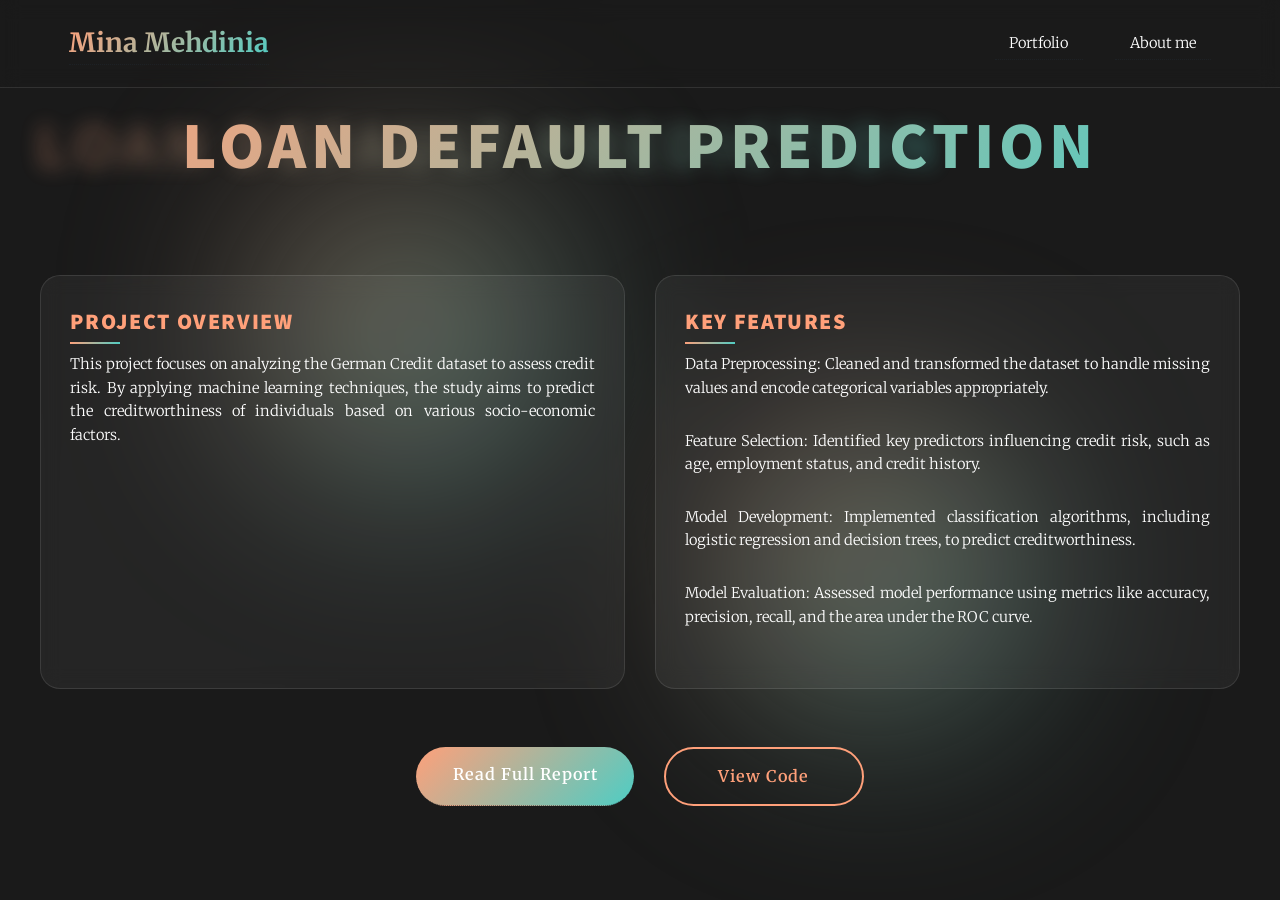
<file: loan.html>
<!DOCTYPE HTML>
<html>
<head>
	<title>Loan Default Prediction - Mina Mehdinia</title>
	<meta charset="utf-8" />
	<meta name="viewport" content="width=device-width, initial-scale=1, user-scalable=no" />
	<link rel="stylesheet" href="assets/css/main.css" />
	<noscript><link rel="stylesheet" href="assets/css/noscript.css" /></noscript>
	<link rel="stylesheet" href="https://cdnjs.cloudfl					<p>In this collaborative project, our team of three employed dimensionality reduction techniques, such as principal component analysis and recursive feature elimination. We developed predictive models using linear discriminant analysis, quadratic discriminant analysis, generalized linear models, and KNN. Throughout the project, we effectively used Git for project management and version control, while maintaining open communication with both our team members and project supervisor.</p>
are.com/ajax/libs/font-awesome/5.15.4/css/all.min.css">

	<style>
		:root {
			--primary: #FFA07A;
			--secondary: #4ECDC4;
			--accent: #FF6B6B;
			--dark: #1a1a1a;
			--text: #ffffff;
			--gradient: linear-gradient(135deg, var(--primary), var(--secondary));
		}

		* {
			margin: 0;
			padding: 0;
			box-sizing: border-box;
			font-family: -apple-system, BlinkMacSystemFont, 'Segoe UI', Roboto, Oxygen, Ubuntu, Cantarell, sans-serif;
		}

		body {
			background-color: var(--dark);
			color: var(--text);
			line-height: 1.6;
			overflow-x: hidden;
			perspective: 1000px;
		}

		/* Advanced Background Effect */
		.bg-animation {
			position: fixed;
			top: 0;
			left: 0;
			width: 100%;
			height: 100%;
			z-index: -1;
			opacity: 0.5;
		}

			.bg-animation::before,
			.bg-animation::after {
				content: '';
				position: absolute;
				width: 300px;
				height: 300px;
				border-radius: 50%;
				background: var(--gradient);
				filter: blur(100px);
				animation: float 20s infinite;
			}

			.bg-animation::before {
				top: 20%;
				left: 20%;
				animation-delay: -5s;
			}

			.bg-animation::after {
				bottom: 20%;
				right: 20%;
				animation-delay: -10s;
			}

		/* Navigation */
		nav {
			position: fixed;
			top: 0;
			width: 100%;
			z-index: 1000;
			padding: 1.5rem 0;
			backdrop-filter: blur(10px);
			border-bottom: 1px solid rgba(255, 255, 255, 0.1);
			transform-style: preserve-3d;
		}

		.nav-content {
			max-width: 1200px;
			margin: 0 auto;
			display: flex;
			justify-content: space-between;
			align-items: center;
			padding: 0 2rem;
		}

		.nav-logo {
			font-size: 1.8rem;
			background: var(--gradient);
			-webkit-background-clip: text;
			-webkit-text-fill-color: transparent;
			position: relative;
			text-decoration: none;
			font-weight: 700;
		}

		.nav-links a {
			color: var(--text);
			text-decoration: none;
			margin-left: 2rem;
			position: relative;
			padding: 0.5rem 1rem;
			transition: all 0.3s ease;
		}

			.nav-links a::before {
				content: '';
				position: absolute;
				bottom: -2px;
				left: 0;
				width: 100%;
				height: 2px;
				background: var(--gradient);
				transform: scaleX(0);
				transition: transform 0.3s ease;
			}

			.nav-links a:hover::before {
				transform: scaleX(1);
			}

		/* Main Content */
		.project-container {
			min-height: 100vh;
			display: flex;
			flex-direction: column;
			justify-content: center;
			padding: 6rem 2rem;
			position: relative;
		}

		.project-header {
			text-align: center;
			margin-bottom: 4rem;
			transform-style: preserve-3d;
			perspective: 1000px;
		}

		.project-date {
			font-size: 1.2rem;
			color: var(--primary);
			margin-bottom: 1rem;
			opacity: 0;
			animation: fadeInUp 1s forwards 0.5s;
			text-transform: uppercase;
			letter-spacing: 3px;
		}

		.project-title {
			font-size: 4.5rem;
			font-weight: 800;
			line-height: 1.2;
			margin-bottom: 2rem;
			opacity: 0;
			animation: fadeInUp 1s forwards 0.7s;
			background: var(--gradient);
			-webkit-background-clip: text;
			-webkit-text-fill-color: transparent;
			position: relative;
			transform-style: preserve-3d;
		}

			.project-title::after {
				content: attr(data-text);
				position: absolute;
				left: 0;
				top: 0;
				z-index: -1;
				background: var(--gradient);
				-webkit-background-clip: text;
				-webkit-text-fill-color: transparent;
				opacity: 0.3;
				transform: translateZ(-10px);
				filter: blur(10px);
			}

		/* Content Cards */
		.content-grid {
			display: grid;
			grid-template-columns: repeat(2, 1fr);
			gap: 2rem;
			max-width: 1200px;
			margin: 0 auto;
			opacity: 0;
			animation: fadeInUp 1s forwards 0.9s;
		}

		.content-card {
			background: rgba(255, 255, 255, 0.05);
			border-radius: 20px;
			padding: 2rem;
			backdrop-filter: blur(10px);
			border: 1px solid rgba(255, 255, 255, 0.1);
			transition: all 0.5s ease;
			transform-style: preserve-3d;
			cursor: pointer;
		}

			.content-card:hover {
				transform: translateY(-10px) rotateX(10deg);
				border-color: var(--primary);
				box-shadow: 0 20px 40px rgba(255, 160, 122, 0.2);
			}

		.card-title {
			font-size: 1.5rem;
			margin-bottom: 1rem;
			color: var(--primary);
			position: relative;
		}

			.card-title::after {
				content: '';
				position: absolute;
				bottom: -5px;
				left: 0;
				width: 50px;
				height: 2px;
				background: var(--gradient);
			}

		/* Action Buttons */
		.action-buttons {
			display: flex;
			justify-content: center;
			gap: 2rem;
			margin-top: 4rem;
			opacity: 0;
			animation: fadeInUp 1s forwards 1.1s;
		}

		.action-button {
			padding: 1rem 2.5rem;
			border-radius: 30px;
			text-decoration: none;
			font-weight: 600;
			font-size: 1.1rem;
			letter-spacing: 1px;
			position: relative;
			overflow: hidden;
			transition: all 0.5s ease;
			min-width: 200px;
			text-align: center;
			z-index: 1;
		}

			.action-button.primary {
				background: var(--gradient);
				color: white;
			}

			.action-button.secondary {
				background: transparent;
				border: 2px solid var(--primary);
				color: var(--primary);
			}

			.action-button::before {
				content: '';
				position: absolute;
				top: 0;
				left: 0;
				width: 100%;
				height: 100%;
				background: var(--gradient);
				opacity: 0;
				z-index: -1;
				transition: opacity 0.5s ease;
			}

			.action-button:hover {
				transform: translateY(-5px);
				box-shadow: 0 10px 20px rgba(255, 160, 122, 0.3);
			}

			.action-button.primary:hover::before {
				opacity: 1;
			}

			.action-button.secondary:hover {
				color: white;
				border-color: transparent;
			}

				.action-button.secondary:hover::before {
					opacity: 1;
				}

		/* Animations */
		@keyframes fadeInUp {
			from {
				opacity: 0;
				transform: translateY(30px);
			}

			to {
				opacity: 1;
				transform: translateY(0);
			}
		}

		@keyframes float {
			0%, 100% {
				transform: translate(0, 0);
			}

			25% {
				transform: translate(100px, -100px);
			}

			50% {
				transform: translate(200px, 0);
			}

			75% {
				transform: translate(100px, 100px);
			}
		}

		/* Responsive Design */
		@media (max-width: 768px) {
			.project-title {
				font-size: 2.5rem;
			}

			.content-grid {
				grid-template-columns: 1fr;
			}

			.action-buttons {
				flex-direction: column;
			}
		}
	</style>
</head>
<body>
	<div class="bg-animation"></div>

	<!-- Navigation -->
	<nav>
		<div class="nav-content">
			<a href="index.html" class="nav-logo">Mina Mehdinia</a>
			<div class="nav-links">
				<a href="index.html">Portfolio</a>
				<a href="generic.html">About me</a>
			</div>
		</div>
	</nav>

	<!-- Main Content -->
	<div class="project-container">
		<header class="project-header">
			<div class="project-date">     </div>
			<h1 class="project-title" data-text="Loan Default Prediction">
				Loan default Prediction
			</h1>
		</header>

		<div class="content-grid">
			<div class="content-card">
				<h3 class="card-title">Project Overview</h3>
				<p>
				This project focuses on analyzing the German Credit dataset to assess credit risk. By applying machine learning techniques, the study aims to predict the creditworthiness of individuals based on various socio-economic factors.
				</p>


			</div>
			<div class="content-card">
				<h3 class="card-title">Key Features</h3>
				<p>
					Data Preprocessing: Cleaned and transformed the dataset to handle missing values and encode categorical variables appropriately.
				</p>

				<p>
					Feature Selection: Identified key predictors influencing credit risk, such as age, employment status, and credit history.
				</p>

				<p>
					Model Development: Implemented classification algorithms, including logistic regression and decision trees, to predict creditworthiness.
				</p>

				<p>
					Model Evaluation: Assessed model performance using metrics like accuracy, precision, recall, and the area under the ROC curve.
				</p>
			</div>
		</div>

		<div class="action-buttons">
			<a href="https://github.com/minamh9/german_credit/blob/main/german_credit.pdf"
			   class="action-button primary">Read Full Report</a>
			<a href="https://github.com/minamh9/german_credit/blob/main/stat387-project.Rmd"
			   class="action-button secondary">View Code</a>
		</div>
	</div>

	<!-- Scripts -->
	<script src="assets/js/jquery.min.js"></script>
	<script>
        // 3D Tilt Effect for Cards
        document.querySelectorAll('.content-card').forEach(card => {
            card.addEventListener('mousemove', (e) => {
                const rect = card.getBoundingClientRect();
                const x = e.clientX - rect.left;
                const y = e.clientY - rect.top;

                const centerX = rect.width / 2;
                const centerY = rect.height / 2;

                const rotateX = (y - centerY) / 20;
                const rotateY = (centerX - x) / 20;

                card.style.transform = `perspective(1000px) rotateX(${rotateX}deg) rotateY(${rotateY}deg) translateY(-10px)`;
            });

            card.addEventListener('mouseleave', () => {
                card.style.transform = 'perspective(1000px) rotateX(0) rotateY(0) translateY(0)';
            });
        });
	</script>
</body>
</html>
</file>
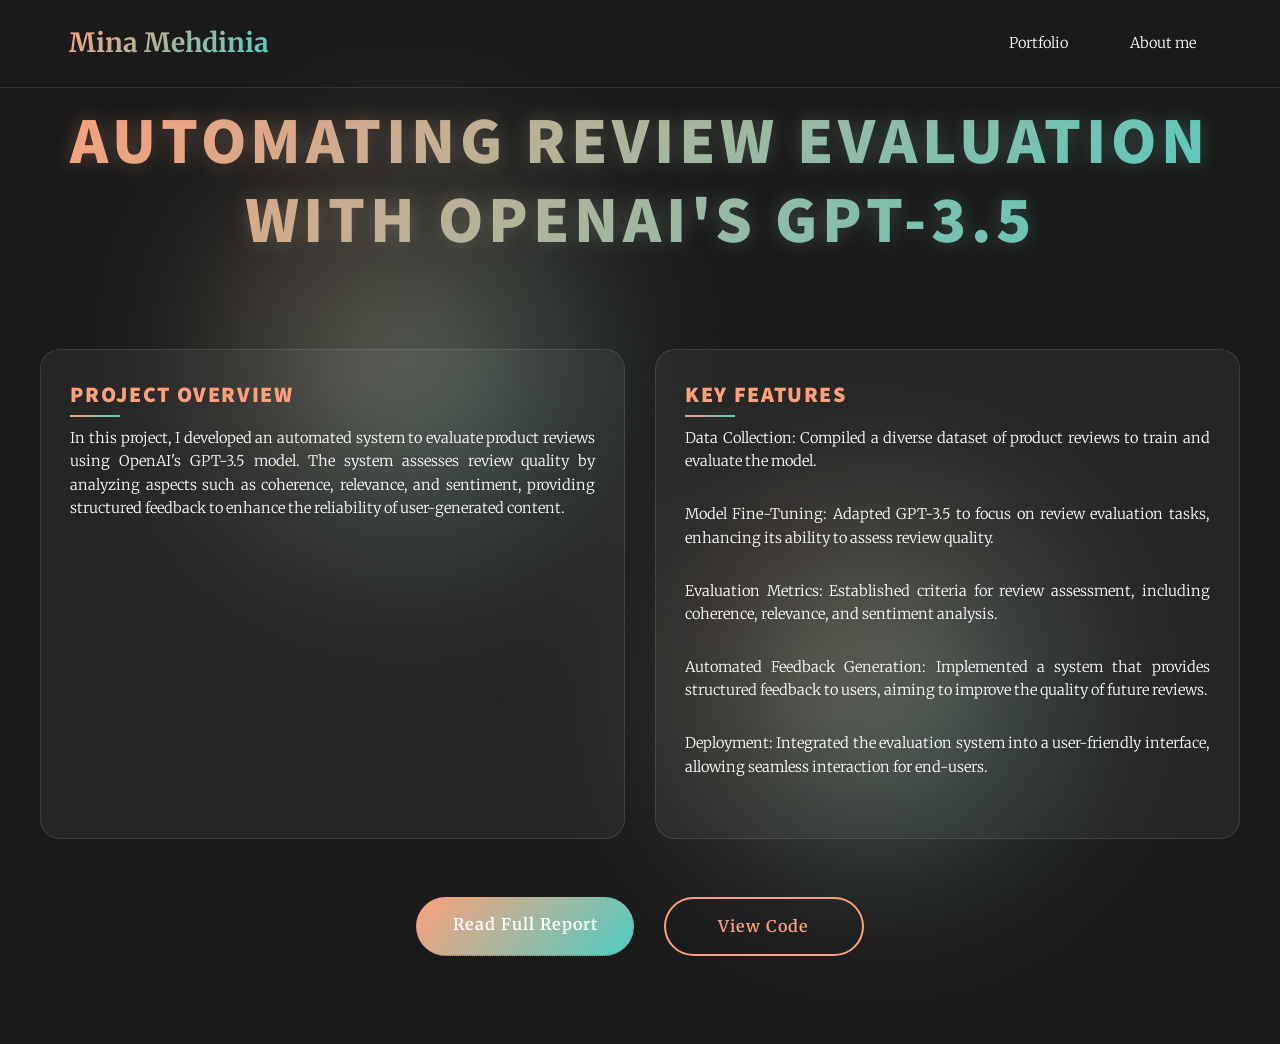
<file: openai.html>
<!DOCTYPE HTML>
<html>
<head>
    <title>OpenAI GPT Project - Mina Mehdinia</title>
    <meta charset="utf-8" />
    <meta name="viewport" content="width=device-width, initial-scale=1, user-scalable=no" />
    <link rel="stylesheet" href="assets/css/main.css" />
    <noscript><link rel="stylesheet" href="assets/css/noscript.css" /></noscript>
    <link rel="stylesheet" href="https://cdnjs.cloudflare.com/ajax/libs/font-awesome/5.15.4/css/all.min.css">

    <style>
        :root {
            --primary: #FFA07A;
            --secondary: #4ECDC4;
            --accent: #FF6B6B;
            --dark: #1a1a1a;
            --text: #ffffff;
            --gradient: linear-gradient(135deg, var(--primary), var(--secondary));
        }

        * {
            margin: 0;
            padding: 0;
            box-sizing: border-box;
            font-family: -apple-system, BlinkMacSystemFont, 'Segoe UI', Roboto, Oxygen, Ubuntu, Cantarell, sans-serif;
        }

        body {
            background-color: var(--dark);
            color: var(--text);
            line-height: 1.6;
            overflow-x: hidden;
            perspective: 1000px;
        }

        /* Advanced Background Effect */
        .bg-animation {
            position: fixed;
            top: 0;
            left: 0;
            width: 100%;
            height: 100%;
            z-index: -1;
            opacity: 0.5;
        }

            .bg-animation::before,
            .bg-animation::after {
                content: '';
                position: absolute;
                width: 300px;
                height: 300px;
                border-radius: 50%;
                background: var(--gradient);
                filter: blur(100px);
                animation: float 20s infinite;
            }

            .bg-animation::before {
                top: 20%;
                left: 20%;
                animation-delay: -5s;
            }

            .bg-animation::after {
                bottom: 20%;
                right: 20%;
                animation-delay: -10s;
            }

        /* Navigation */
        nav {
            position: fixed;
            top: 0;
            width: 100%;
            z-index: 1000;
            padding: 1.5rem 0;
            backdrop-filter: blur(10px);
            border-bottom: 1px solid rgba(255, 255, 255, 0.1);
            transform-style: preserve-3d;
        }

        .nav-content {
            max-width: 1200px;
            margin: 0 auto;
            display: flex;
            justify-content: space-between;
            align-items: center;
            padding: 0 2rem;
        }

        .nav-logo {
            font-size: 1.8rem;
            background: var(--gradient);
            -webkit-background-clip: text;
            -webkit-text-fill-color: transparent;
            position: relative;
            text-decoration: none;
            font-weight: 700;
        }

        .nav-links a {
            color: var(--text);
            text-decoration: none;
            margin-left: 2rem;
            position: relative;
            padding: 0.5rem 1rem;
            transition: all 0.3s ease;
        }

            .nav-links a::before {
                content: '';
                position: absolute;
                bottom: -2px;
                left: 0;
                width: 100%;
                height: 2px;
                background: var(--gradient);
                transform: scaleX(0);
                transition: transform 0.3s ease;
            }

            .nav-links a:hover::before {
                transform: scaleX(1);
            }

        /* Main Content */
        .project-container {
            min-height: 100vh;
            display: flex;
            flex-direction: column;
            justify-content: center;
            padding: 6rem 2rem;
            position: relative;
        }

        .project-header {
            text-align: center;
            margin-bottom: 4rem;
            transform-style: preserve-3d;
            perspective: 1000px;
        }

        .project-date {
            font-size: 1.2rem;
            color: var(--primary);
            margin-bottom: 1rem;
            opacity: 0;
            animation: fadeInUp 1s forwards 0.5s;
            text-transform: uppercase;
            letter-spacing: 3px;
        }

        .project-title {
            font-size: 4.5rem;
            font-weight: 800;
            line-height: 1.2;
            margin-bottom: 2rem;
            opacity: 0;
            animation: fadeInUp 1s forwards 0.7s;
            background: var(--gradient);
            -webkit-background-clip: text;
            -webkit-text-fill-color: transparent;
            position: relative;
            transform-style: preserve-3d;
        }

            .project-title::after {
                content: attr(data-text);
                position: absolute;
                left: 0;
                top: 0;
                z-index: -1;
                background: var(--gradient);
                -webkit-background-clip: text;
                -webkit-text-fill-color: transparent;
                opacity: 0.3;
                transform: translateZ(-10px);
                filter: blur(10px);
            }

        /* Content Cards */
        .content-grid {
            display: grid;
            grid-template-columns: repeat(2, 1fr);
            gap: 2rem;
            max-width: 1200px;
            margin: 0 auto;
            opacity: 0;
            animation: fadeInUp 1s forwards 0.9s;
        }

        .content-card {
            background: rgba(255, 255, 255, 0.05);
            border-radius: 20px;
            padding: 2rem;
            backdrop-filter: blur(10px);
            border: 1px solid rgba(255, 255, 255, 0.1);
            transition: all 0.5s ease;
            transform-style: preserve-3d;
            cursor: pointer;
        }

            .content-card:hover {
                transform: translateY(-10px) rotateX(10deg);
                border-color: var(--primary);
                box-shadow: 0 20px 40px rgba(255, 160, 122, 0.2);
            }

        .card-title {
            font-size: 1.5rem;
            margin-bottom: 1rem;
            color: var(--primary);
            position: relative;
        }

            .card-title::after {
                content: '';
                position: absolute;
                bottom: -5px;
                left: 0;
                width: 50px;
                height: 2px;
                background: var(--gradient);
            }

        /* Action Buttons */
        .action-buttons {
            display: flex;
            justify-content: center;
            gap: 2rem;
            margin-top: 4rem;
            opacity: 0;
            animation: fadeInUp 1s forwards 1.1s;
        }

        .action-button {
            padding: 1rem 2.5rem;
            border-radius: 30px;
            text-decoration: none;
            font-weight: 600;
            font-size: 1.1rem;
            letter-spacing: 1px;
            position: relative;
            overflow: hidden;
            transition: all 0.5s ease;
            min-width: 200px;
            text-align: center;
            z-index: 1;
        }

            .action-button.primary {
                background: var(--gradient);
                color: white;
            }

            .action-button.secondary {
                background: transparent;
                border: 2px solid var(--primary);
                color: var(--primary);
            }

            .action-button::before {
                content: '';
                position: absolute;
                top: 0;
                left: 0;
                width: 100%;
                height: 100%;
                background: var(--gradient);
                opacity: 0;
                z-index: -1;
                transition: opacity 0.5s ease;
            }

            .action-button:hover {
                transform: translateY(-5px);
                box-shadow: 0 10px 20px rgba(255, 160, 122, 0.3);
            }

            .action-button.primary:hover::before {
                opacity: 1;
            }

            .action-button.secondary:hover {
                color: white;
                border-color: transparent;
            }

                .action-button.secondary:hover::before {
                    opacity: 1;
                }

        /* Animations */
        @keyframes fadeInUp {
            from {
                opacity: 0;
                transform: translateY(30px);
            }

            to {
                opacity: 1;
                transform: translateY(0);
            }
        }

        @keyframes float {
            0%, 100% {
                transform: translate(0, 0);
            }

            25% {
                transform: translate(100px, -100px);
            }

            50% {
                transform: translate(200px, 0);
            }

            75% {
                transform: translate(100px, 100px);
            }
        }

        /* Responsive Design */
        @media (max-width: 768px) {
            .project-title {
                font-size: 2.5rem;
            }

            .content-grid {
                grid-template-columns: 1fr;
            }

            .action-buttons {
                flex-direction: column;
            }
        }
    </style>
</head>
<body>
    <div class="bg-animation"></div>

    <!-- Navigation -->
    <nav>
        <div class="nav-content">
            <a href="index.html" class="nav-logo">Mina Mehdinia</a>
            <div class="nav-links">
                <a href="index.html">Portfolio</a>
                <a href="generic.html">About me</a>
            </div>
        </div>
    </nav>

    <!-- Main Content -->
    <div class="project-container">
        <header class="project-header">
            <div class="project-date">     </div>
            <h1 class="project-title" data-text="Automating Review Evaluation with OpenAI's GPT-3.5">
                Automating Review Evaluation with OpenAI's GPT-3.5
            </h1>
        </header>

        <div class="content-grid">
            <div class="content-card">
                <h3 class="card-title">Project Overview</h3>
                <p>
                  In this project, I developed an automated system to evaluate product reviews using OpenAI's GPT-3.5 model. The system assesses review quality by analyzing aspects such as coherence, relevance, and sentiment, providing structured feedback to enhance the reliability of user-generated content.
                </p>
            </div>
            <div class="content-card">
                <h3 class="card-title">Key Features</h3>
                <p>
                    Data Collection: Compiled a diverse dataset of product reviews to train and evaluate the model.
                </p>

                <p>Model Fine-Tuning: Adapted GPT-3.5 to focus on review evaluation tasks, enhancing its ability to assess review quality. </p>

                <p> Evaluation Metrics: Established criteria for review assessment, including coherence, relevance, and sentiment analysis. </p>

                <p> Automated Feedback Generation: Implemented a system that provides structured feedback to users, aiming to improve the quality of future reviews. </p>

                <p> Deployment: Integrated the evaluation system into a user-friendly interface, allowing seamless interaction for end-users. </p>

            </div>
        </div>

        <div class="action-buttons">
            <a href="https://medium.com/@minamehdinia213/automating-review-evaluation-with-openais-gpt-3-5-9d3ecbcad514"
               class="action-button primary">Read Full Report</a>
            <a href="https://github.com/minamh9/Prompt-Engineering-with-GPT/tree/main"
               class="action-button secondary">View Code</a>
        </div>
    </div>

    <!-- Scripts -->
    <script src="assets/js/jquery.min.js"></script>
    <script>
        // 3D Tilt Effect for Cards
        document.querySelectorAll('.content-card').forEach(card => {
            card.addEventListener('mousemove', (e) => {
                const rect = card.getBoundingClientRect();
                const x = e.clientX - rect.left;
                const y = e.clientY - rect.top;

                const centerX = rect.width / 2;
                const centerY = rect.height / 2;

                const rotateX = (y - centerY) / 20;
                const rotateY = (centerX - x) / 20;

                card.style.transform = `perspective(1000px) rotateX(${rotateX}deg) rotateY(${rotateY}deg) translateY(-10px)`;
            });

            card.addEventListener('mouseleave', () => {
                card.style.transform = 'perspective(1000px) rotateX(0) rotateY(0) translateY(0)';
            });
        });
    </script>
</body>
</html>
</file>
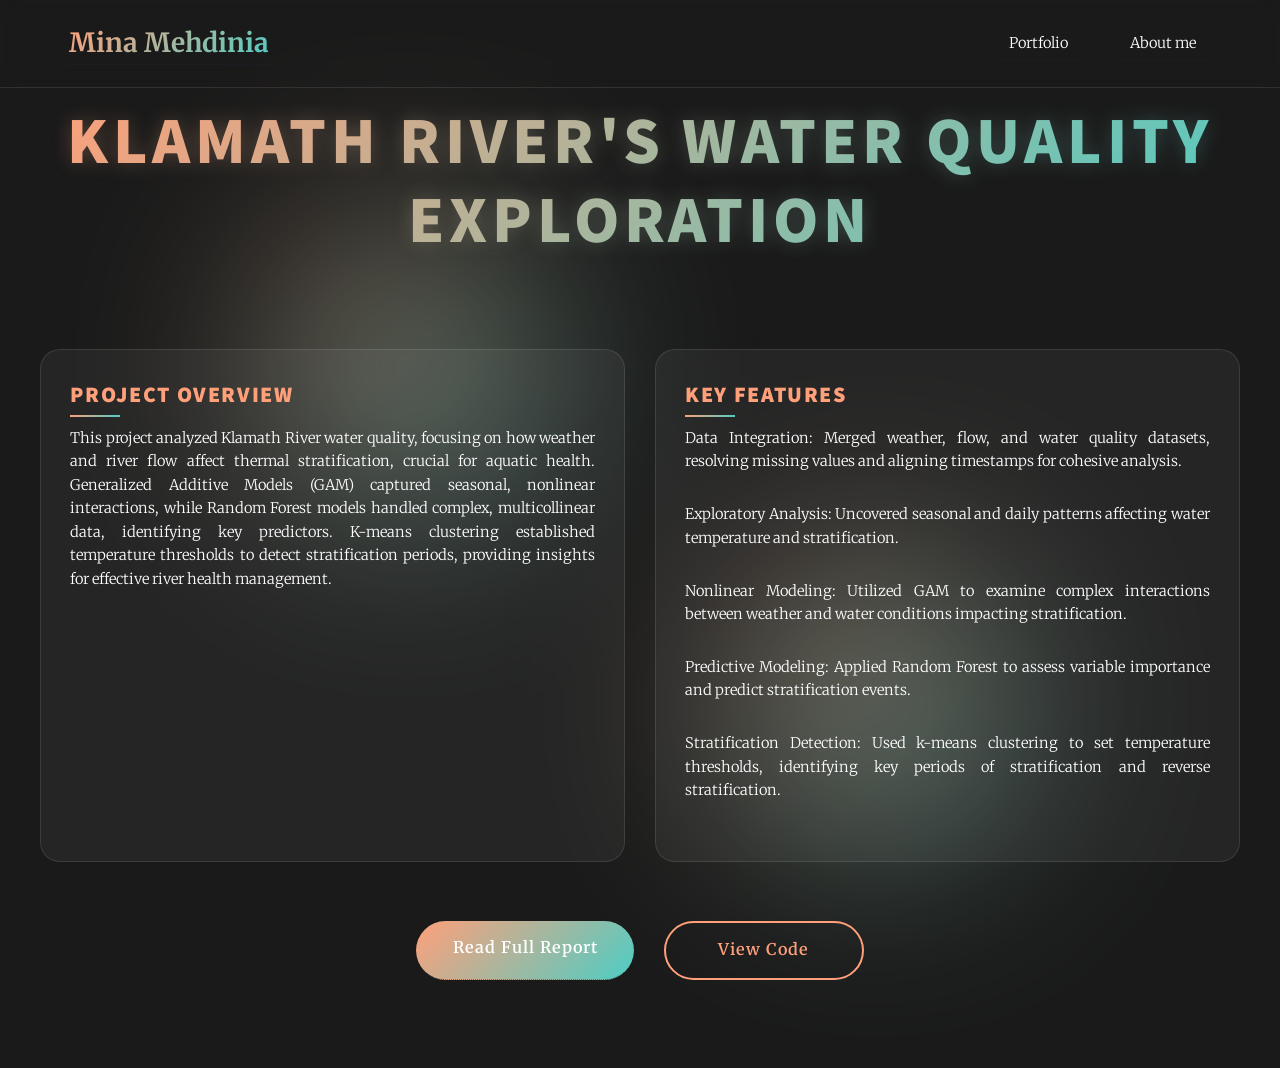
<file: river.html>
<!DOCTYPE HTML>
<html>
<head>
	<title>Klamath River's Water Quality Exploration - Mina Mehdinia</title>
	<meta charset="utf-8" />
	<meta name="viewport" content="width=device-width, initial-scale=1, user-scalable=no" />
	<link rel="stylesheet" href="assets/css/main.css" />
	<noscript><link rel="stylesheet" href="assets/css/noscript.css" /></noscript>
	<link rel="stylesheet" href="https://cdnjs.cloudflare.com/ajax/libs/font-awesome/5.15.4/css/all.min.css">

	<style>
		:root {
			--primary: #FFA07A;
			--secondary: #4ECDC4;
			--accent: #FF6B6B;
			--dark: #1a1a1a;
			--text: #ffffff;
			--gradient: linear-gradient(135deg, var(--primary), var(--secondary));
		}

		* {
			margin: 0;
			padding: 0;
			box-sizing: border-box;
			font-family: -apple-system, BlinkMacSystemFont, 'Segoe UI', Roboto, Oxygen, Ubuntu, Cantarell, sans-serif;
		}

		body {
			background-color: var(--dark);
			color: var(--text);
			line-height: 1.6;
			overflow-x: hidden;
			perspective: 1000px;
		}

		/* Advanced Background Effect */
		.bg-animation {
			position: fixed;
			top: 0;
			left: 0;
			width: 100%;
			height: 100%;
			z-index: -1;
			opacity: 0.5;
		}

			.bg-animation::before,
			.bg-animation::after {
				content: '';
				position: absolute;
				width: 300px;
				height: 300px;
				border-radius: 50%;
				background: var(--gradient);
				filter: blur(100px);
				animation: float 20s infinite;
			}

			.bg-animation::before {
				top: 20%;
				left: 20%;
				animation-delay: -5s;
			}

			.bg-animation::after {
				bottom: 20%;
				right: 20%;
				animation-delay: -10s;
			}

		/* Navigation */
		nav {
			position: fixed;
			top: 0;
			width: 100%;
			z-index: 1000;
			padding: 1.5rem 0;
			backdrop-filter: blur(10px);
			border-bottom: 1px solid rgba(255, 255, 255, 0.1);
			transform-style: preserve-3d;
		}

		.nav-content {
			max-width: 1200px;
			margin: 0 auto;
			display: flex;
			justify-content: space-between;
			align-items: center;
			padding: 0 2rem;
		}

		.nav-logo {
			font-size: 1.8rem;
			background: var(--gradient);
			-webkit-background-clip: text;
			-webkit-text-fill-color: transparent;
			position: relative;
			text-decoration: none;
			font-weight: 700;
		}

		.nav-links a {
			color: var(--text);
			text-decoration: none;
			margin-left: 2rem;
			position: relative;
			padding: 0.5rem 1rem;
			transition: all 0.3s ease;
		}

			.nav-links a::before {
				content: '';
				position: absolute;
				bottom: -2px;
				left: 0;
				width: 100%;
				height: 2px;
				background: var(--gradient);
				transform: scaleX(0);
				transition: transform 0.3s ease;
			}

			.nav-links a:hover::before {
				transform: scaleX(1);
			}

		/* Main Content */
		.project-container {
			min-height: 100vh;
			display: flex;
			flex-direction: column;
			justify-content: center;
			padding: 6rem 2rem;
			position: relative;
		}

		.project-header {
			text-align: center;
			margin-bottom: 4rem;
			transform-style: preserve-3d;
			perspective: 1000px;
		}

		.project-date {
			font-size: 1.2rem;
			color: var(--primary);
			margin-bottom: 1rem;
			opacity: 0;
			animation: fadeInUp 1s forwards 0.5s;
			text-transform: uppercase;
			letter-spacing: 3px;
		}

		.project-title {
			font-size: 4.5rem;
			font-weight: 800;
			line-height: 1.2;
			margin-bottom: 2rem;
			opacity: 0;
			animation: fadeInUp 1s forwards 0.7s;
			background: var(--gradient);
			-webkit-background-clip: text;
			-webkit-text-fill-color: transparent;
			position: relative;
			transform-style: preserve-3d;
		}

			.project-title::after {
				content: attr(data-text);
				position: absolute;
				left: 0;
				top: 0;
				z-index: -1;
				background: var(--gradient);
				-webkit-background-clip: text;
				-webkit-text-fill-color: transparent;
				opacity: 0.3;
				transform: translateZ(-10px);
				filter: blur(10px);
			}

		/* Content Cards */
		.content-grid {
			display: grid;
			grid-template-columns: repeat(2, 1fr);
			gap: 2rem;
			max-width: 1200px;
			margin: 0 auto;
			opacity: 0;
			animation: fadeInUp 1s forwards 0.9s;
		}

		.content-card {
			background: rgba(255, 255, 255, 0.05);
			border-radius: 20px;
			padding: 2rem;
			backdrop-filter: blur(10px);
			border: 1px solid rgba(255, 255, 255, 0.1);
			transition: all 0.5s ease;
			transform-style: preserve-3d;
			cursor: pointer;
		}

			.content-card:hover {
				transform: translateY(-10px) rotateX(10deg);
				border-color: var(--primary);
				box-shadow: 0 20px 40px rgba(255, 160, 122, 0.2);
			}

		.card-title {
			font-size: 1.5rem;
			margin-bottom: 1rem;
			color: var(--primary);
			position: relative;
		}

			.card-title::after {
				content: '';
				position: absolute;
				bottom: -5px;
				left: 0;
				width: 50px;
				height: 2px;
				background: var(--gradient);
			}

		/* Action Buttons */
		.action-buttons {
			display: flex;
			justify-content: center;
			gap: 2rem;
			margin-top: 4rem;
			opacity: 0;
			animation: fadeInUp 1s forwards 1.1s;
		}

		.action-button {
			padding: 1rem 2.5rem;
			border-radius: 30px;
			text-decoration: none;
			font-weight: 600;
			font-size: 1.1rem;
			letter-spacing: 1px;
			position: relative;
			overflow: hidden;
			transition: all 0.5s ease;
			min-width: 200px;
			text-align: center;
			z-index: 1;
		}

			.action-button.primary {
				background: var(--gradient);
				color: white;
			}

			.action-button.secondary {
				background: transparent;
				border: 2px solid var(--primary);
				color: var(--primary);
			}

			.action-button::before {
				content: '';
				position: absolute;
				top: 0;
				left: 0;
				width: 100%;
				height: 100%;
				background: var(--gradient);
				opacity: 0;
				z-index: -1;
				transition: opacity 0.5s ease;
			}

			.action-button:hover {
				transform: translateY(-5px);
				box-shadow: 0 10px 20px rgba(255, 160, 122, 0.3);
			}

			.action-button.primary:hover::before {
				opacity: 1;
			}

			.action-button.secondary:hover {
				color: white;
				border-color: transparent;
			}

				.action-button.secondary:hover::before {
					opacity: 1;
				}

		/* Animations */
		@keyframes fadeInUp {
			from {
				opacity: 0;
				transform: translateY(30px);
			}

			to {
				opacity: 1;
				transform: translateY(0);
			}
		}

		@keyframes float {
			0%, 100% {
				transform: translate(0, 0);
			}

			25% {
				transform: translate(100px, -100px);
			}

			50% {
				transform: translate(200px, 0);
			}

			75% {
				transform: translate(100px, 100px);
			}
		}

		/* Responsive Design */
		@media (max-width: 768px) {
			.project-title {
				font-size: 2.5rem;
			}

			.content-grid {
				grid-template-columns: 1fr;
			}

			.action-buttons {
				flex-direction: column;
			}
		}
	</style>
</head>
<body>
	<div class="bg-animation"></div>

	<!-- Navigation -->
	<nav>
		<div class="nav-content">
			<a href="index.html" class="nav-logo">Mina Mehdinia</a>
			<div class="nav-links">
				<a href="index.html">Portfolio</a>
				<a href="generic.html">About me</a>
			</div>
		</div>
	</nav>

	<!-- Main Content -->
	<div class="project-container">
		<header class="project-header">
			<div class="project-date">        </div>
			<h1 class="project-title" data-text="Klamath River's Water Quality Exploration">
				Klamath River's Water Quality Exploration
			</h1>
		</header>

		<div class="content-grid">
			<div class="content-card">
				<h3 class="card-title">Project Overview</h3>
				<p>
					This project analyzed Klamath River water quality, focusing on how weather and river flow affect thermal stratification, crucial for aquatic health. Generalized Additive Models (GAM) captured seasonal, nonlinear interactions, while Random Forest models handled complex, multicollinear data, identifying key predictors. K-means clustering established temperature thresholds to detect stratification periods, providing insights for effective river health management.
				</p>

			</div>
			<div class="content-card">
				<h3 class="card-title">Key Features</h3>
				<p>
					Data Integration: Merged weather, flow, and water quality datasets, resolving missing values and aligning timestamps for cohesive analysis.
				</p>
				<p>
					Exploratory Analysis: Uncovered seasonal and daily patterns affecting water temperature and stratification.
				</p>
				<p>
					Nonlinear Modeling: Utilized GAM to examine complex interactions between weather and water conditions impacting stratification.
				</p>
				<p>
					Predictive Modeling: Applied Random Forest to assess variable importance and predict stratification events.
				</p>
				<p>
					Stratification Detection: Used k-means clustering to set temperature thresholds, identifying key periods of stratification and reverse stratification.
				
				</p>
			</div>
		</div>

		<div class="action-buttons">
			<a href="USGS_Report.pdf"
			   class="action-button primary">Read Full Report</a>
			<a href=""
			   class="action-button secondary">View Code</a>
		</div>
	</div>

	<!-- Scripts -->
	<script src="assets/js/jquery.min.js"></script>
	<script>
        // 3D Tilt Effect for Cards
        document.querySelectorAll('.content-card').forEach(card => {
            card.addEventListener('mousemove', (e) => {
                const rect = card.getBoundingClientRect();
                const x = e.clientX - rect.left;
                const y = e.clientY - rect.top;

                const centerX = rect.width / 2;
                const centerY = rect.height / 2;

                const rotateX = (y - centerY) / 20;
                const rotateY = (centerX - x) / 20;

                card.style.transform = `perspective(1000px) rotateX(${rotateX}deg) rotateY(${rotateY}deg) translateY(-10px)`;
            });

            card.addEventListener('mouseleave', () => {
                card.style.transform = 'perspective(1000px) rotateX(0) rotateY(0) translateY(0)';
            });
        });
	</script>
</body>
</html>
</file>
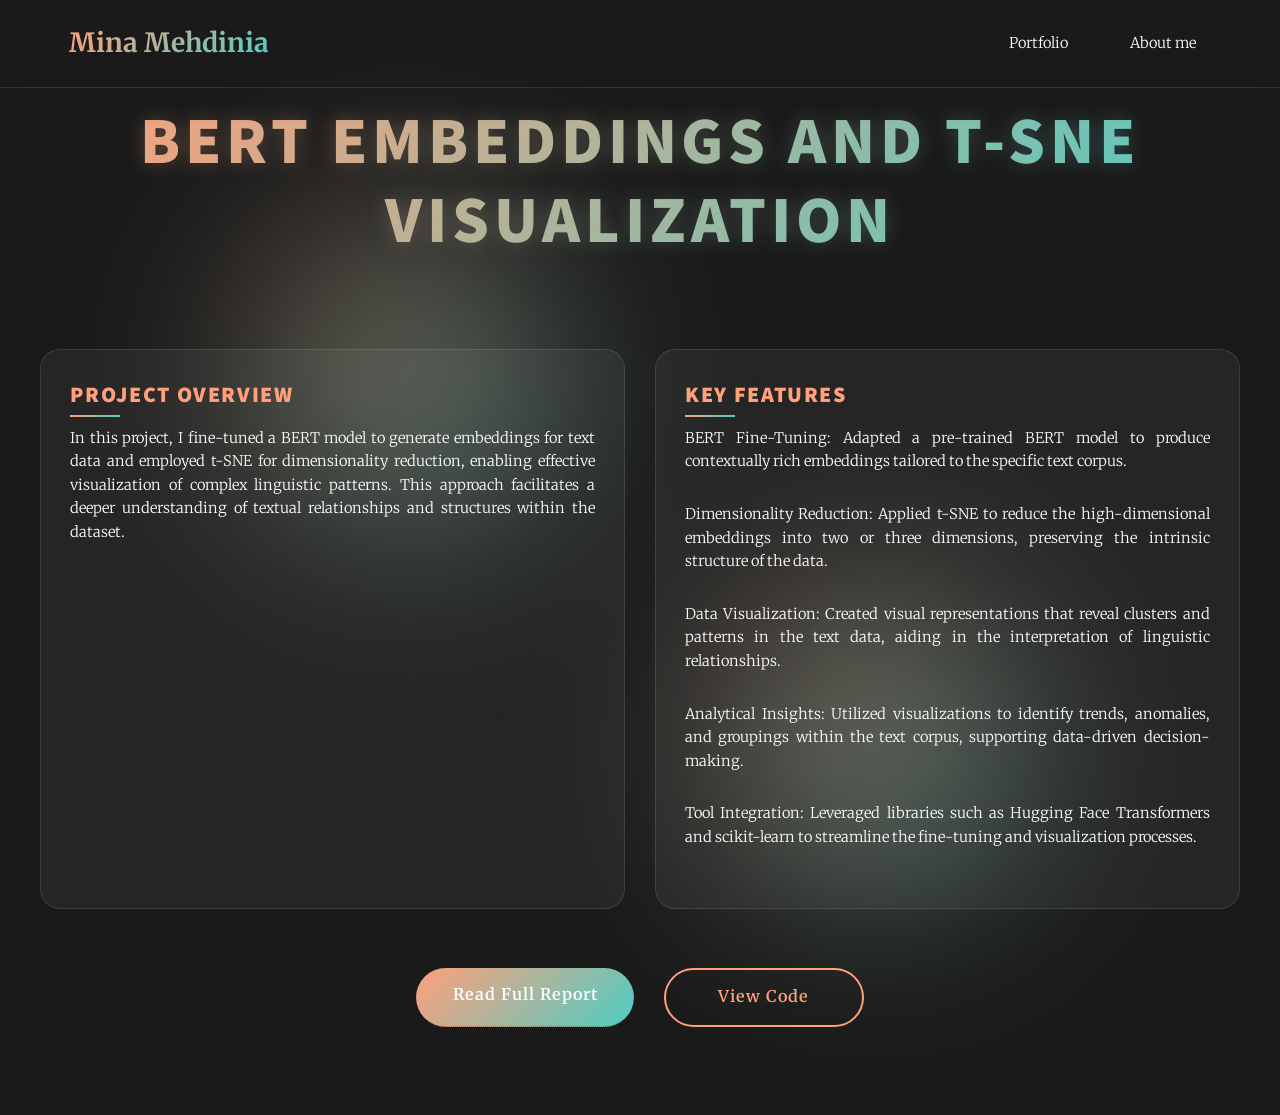
<file: T-SNE.html>
<!DOCTYPE HTML>
<html>
<head>
    <title>BERT Embeddings and T-SNE Visualization - Mina Mehdinia</title>
    <meta charset="utf-8" />
    <meta name="viewport" content="width=device-width, initial-scale=1, user-scalable=no" />
    <link rel="stylesheet" href="assets/css/main.css" />
    <noscript><link rel="stylesheet" href="assets/css/noscript.css" /></noscript>
    <link rel="stylesheet" href="https://cdnjs.cloudflare.com/ajax/libs/font-awesome/5.15.4/css/all.min.css">

    <style>
        :root {
            --primary: #FFA07A;
            --secondary: #4ECDC4;
            --accent: #FF6B6B;
            --dark: #1a1a1a;
            --text: #ffffff;
            --gradient: linear-gradient(135deg, var(--primary), var(--secondary));
        }

        * {
            margin: 0;
            padding: 0;
            box-sizing: border-box;
            font-family: -apple-system, BlinkMacSystemFont, 'Segoe UI', Roboto, Oxygen, Ubuntu, Cantarell, sans-serif;
        }

        body {
            background-color: var(--dark);
            color: var(--text);
            line-height: 1.6;
            overflow-x: hidden;
            perspective: 1000px;
        }

        /* Advanced Background Effect */
        .bg-animation {
            position: fixed;
            top: 0;
            left: 0;
            width: 100%;
            height: 100%;
            z-index: -1;
            opacity: 0.5;
        }

            .bg-animation::before,
            .bg-animation::after {
                content: '';
                position: absolute;
                width: 300px;
                height: 300px;
                border-radius: 50%;
                background: var(--gradient);
                filter: blur(100px);
                animation: float 20s infinite;
            }

            .bg-animation::before {
                top: 20%;
                left: 20%;
                animation-delay: -5s;
            }

            .bg-animation::after {
                bottom: 20%;
                right: 20%;
                animation-delay: -10s;
            }

        /* Navigation */
        nav {
            position: fixed;
            top: 0;
            width: 100%;
            z-index: 1000;
            padding: 1.5rem 0;
            backdrop-filter: blur(10px);
            border-bottom: 1px solid rgba(255, 255, 255, 0.1);
            transform-style: preserve-3d;
        }

        .nav-content {
            max-width: 1200px;
            margin: 0 auto;
            display: flex;
            justify-content: space-between;
            align-items: center;
            padding: 0 2rem;
        }

        .nav-logo {
            font-size: 1.8rem;
            background: var(--gradient);
            -webkit-background-clip: text;
            -webkit-text-fill-color: transparent;
            position: relative;
            text-decoration: none;
            font-weight: 700;
        }

        .nav-links a {
            color: var(--text);
            text-decoration: none;
            margin-left: 2rem;
            position: relative;
            padding: 0.5rem 1rem;
            transition: all 0.3s ease;
        }

            .nav-links a::before {
                content: '';
                position: absolute;
                bottom: -2px;
                left: 0;
                width: 100%;
                height: 2px;
                background: var(--gradient);
                transform: scaleX(0);
                transition: transform 0.3s ease;
            }

            .nav-links a:hover::before {
                transform: scaleX(1);
            }

        /* Main Content */
        .project-container {
            min-height: 100vh;
            display: flex;
            flex-direction: column;
            justify-content: center;
            padding: 6rem 2rem;
            position: relative;
        }

        .project-header {
            text-align: center;
            margin-bottom: 4rem;
            transform-style: preserve-3d;
            perspective: 1000px;
        }

        .project-date {
            font-size: 1.2rem;
            color: var(--primary);
            margin-bottom: 1rem;
            opacity: 0;
            animation: fadeInUp 1s forwards 0.5s;
            text-transform: uppercase;
            letter-spacing: 3px;
        }

        .project-title {
            font-size: 4.5rem;
            font-weight: 800;
            line-height: 1.2;
            margin-bottom: 2rem;
            opacity: 0;
            animation: fadeInUp 1s forwards 0.7s;
            background: var(--gradient);
            -webkit-background-clip: text;
            -webkit-text-fill-color: transparent;
            position: relative;
            transform-style: preserve-3d;
        }

            .project-title::after {
                content: attr(data-text);
                position: absolute;
                left: 0;
                top: 0;
                z-index: -1;
                background: var(--gradient);
                -webkit-background-clip: text;
                -webkit-text-fill-color: transparent;
                opacity: 0.3;
                transform: translateZ(-10px);
                filter: blur(10px);
            }

        /* Content Cards */
        .content-grid {
            display: grid;
            grid-template-columns: repeat(2, 1fr);
            gap: 2rem;
            max-width: 1200px;
            margin: 0 auto;
            opacity: 0;
            animation: fadeInUp 1s forwards 0.9s;
        }

        .content-card {
            background: rgba(255, 255, 255, 0.05);
            border-radius: 20px;
            padding: 2rem;
            backdrop-filter: blur(10px);
            border: 1px solid rgba(255, 255, 255, 0.1);
            transition: all 0.5s ease;
            transform-style: preserve-3d;
            cursor: pointer;
        }

            .content-card:hover {
                transform: translateY(-10px) rotateX(10deg);
                border-color: var(--primary);
                box-shadow: 0 20px 40px rgba(255, 160, 122, 0.2);
            }

        .card-title {
            font-size: 1.5rem;
            margin-bottom: 1rem;
            color: var(--primary);
            position: relative;
        }

            .card-title::after {
                content: '';
                position: absolute;
                bottom: -5px;
                left: 0;
                width: 50px;
                height: 2px;
                background: var(--gradient);
            }

        /* Action Buttons */
        .action-buttons {
            display: flex;
            justify-content: center;
            gap: 2rem;
            margin-top: 4rem;
            opacity: 0;
            animation: fadeInUp 1s forwards 1.1s;
        }

        .action-button {
            padding: 1rem 2.5rem;
            border-radius: 30px;
            text-decoration: none;
            font-weight: 600;
            font-size: 1.1rem;
            letter-spacing: 1px;
            position: relative;
            overflow: hidden;
            transition: all 0.5s ease;
            min-width: 200px;
            text-align: center;
            z-index: 1;
        }

            .action-button.primary {
                background: var(--gradient);
                color: white;
            }

            .action-button.secondary {
                background: transparent;
                border: 2px solid var(--primary);
                color: var(--primary);
            }

            .action-button::before {
                content: '';
                position: absolute;
                top: 0;
                left: 0;
                width: 100%;
                height: 100%;
                background: var(--gradient);
                opacity: 0;
                z-index: -1;
                transition: opacity 0.5s ease;
            }

            .action-button:hover {
                transform: translateY(-5px);
                box-shadow: 0 10px 20px rgba(255, 160, 122, 0.3);
            }

            .action-button.primary:hover::before {
                opacity: 1;
            }

            .action-button.secondary:hover {
                color: white;
                border-color: transparent;
            }

                .action-button.secondary:hover::before {
                    opacity: 1;
                }

        /* Animations */
        @keyframes fadeInUp {
            from {
                opacity: 0;
                transform: translateY(30px);
            }

            to {
                opacity: 1;
                transform: translateY(0);
            }
        }

        @keyframes float {
            0%, 100% {
                transform: translate(0, 0);
            }

            25% {
                transform: translate(100px, -100px);
            }

            50% {
                transform: translate(200px, 0);
            }

            75% {
                transform: translate(100px, 100px);
            }
        }

        /* Responsive Design */
        @media (max-width: 768px) {
            .project-title {
                font-size: 2.5rem;
            }

            .content-grid {
                grid-template-columns: 1fr;
            }

            .action-buttons {
                flex-direction: column;
            }
        }
    </style>
</head>
<body>
    <div class="bg-animation"></div>

    <!-- Navigation -->
    <nav>
        <div class="nav-content">
            <a href="index.html" class="nav-logo">Mina Mehdinia</a>
            <div class="nav-links">
                <a href="index.html">Portfolio</a>
                <a href="generic.html">About me</a>
            </div>
        </div>
    </nav>

    <!-- Main Content -->
    <div class="project-container">
        <header class="project-header">
            <div class="project-date">      </div>
            <h1 class="project-title" data-text="BERT Embeddings and T-SNE Visualization">
                BERT Embeddings and T-SNE Visualization
            </h1>
        </header>

        <div class="content-grid">
            <div class="content-card">
                <h3 class="card-title">Project Overview</h3>
                <p>
                    In this project, I fine-tuned a BERT model to generate embeddings for text data and employed t-SNE for dimensionality reduction, enabling effective visualization of complex linguistic patterns. This approach facilitates a deeper understanding of textual relationships and structures within the dataset.
                </p>
            </div>
            <div class="content-card">
                <h3 class="card-title">Key Features</h3>
                <p>
                    BERT Fine-Tuning: Adapted a pre-trained BERT model to produce contextually rich embeddings tailored to the specific text corpus.
                </p>

                <p>Dimensionality Reduction: Applied t-SNE to reduce the high-dimensional embeddings into two or three dimensions, preserving the intrinsic structure of the data. </p>

                <p>Data Visualization: Created visual representations that reveal clusters and patterns in the text data, aiding in the interpretation of linguistic relationships. </p>

                <p>Analytical Insights: Utilized visualizations to identify trends, anomalies, and groupings within the text corpus, supporting data-driven decision-making. </p>

                <p>Tool Integration: Leveraged libraries such as Hugging Face Transformers and scikit-learn to streamline the fine-tuning and visualization processes. </p>
              
            </div>
        </div>

        <div class="action-buttons">
            <a href="https://medium.com/@minamehdinia213/fine-tuned-bert-embeddings-and-t-sne-visualization-bdfd09563744"
               class="action-button primary">Read Full Report</a>
            <a href="https://github.com/minamh9/Fine-tuned-BERT-Embeddings-and-T-SNE-Visualization/blob/main/TSNE_Amazon_embedding.ipynb"
               class="action-button secondary">View Code</a>
        </div>
    </div>

    <!-- Scripts -->
    <script src="assets/js/jquery.min.js"></script>
    <script>
        // 3D Tilt Effect for Cards
        document.querySelectorAll('.content-card').forEach(card => {
            card.addEventListener('mousemove', (e) => {
                const rect = card.getBoundingClientRect();
                const x = e.clientX - rect.left;
                const y = e.clientY - rect.top;

                const centerX = rect.width / 2;
                const centerY = rect.height / 2;

                const rotateX = (y - centerY) / 20;
                const rotateY = (centerX - x) / 20;

                card.style.transform = `perspective(1000px) rotateX(${rotateX}deg) rotateY(${rotateY}deg) translateY(-10px)`;
            });

            card.addEventListener('mouseleave', () => {
                card.style.transform = 'perspective(1000px) rotateX(0) rotateY(0) translateY(0)';
            });
        });
    </script>
</body>
</html>
</file>
<file: html5up-massively/assets/css/main.css>
@import url(fontawesome-all.min.css);
@import url("https://fonts.googleapis.com/css?family=Merriweather:300,700,300italic,700italic|Source+Sans+Pro:900");

/*
	Massively by HTML5 UP
	html5up.net | @ajlkn
	Free for personal and commercial use under the CCA 3.0 license (html5up.net/license)
*/

html, body, div, span, applet, object,
iframe, h1, h2, h3, h4, h5, h6, p, blockquote,
pre, a, abbr, acronym, address, big, cite,
code, del, dfn, em, img, ins, kbd, q, s, samp,
small, strike, strong, sub, sup, tt, var, b,
u, i, center, dl, dt, dd, ol, ul, li, fieldset,
form, label, legend, table, caption, tbody,
tfoot, thead, tr, th, td, article, aside,
canvas, details, embed, figure, figcaption,
footer, header, hgroup, menu, nav, output, ruby,
section, summary, time, mark, audio, video {
	margin: 0;
	padding: 0;
	border: 0;
	font-size: 100%;
	font: inherit;
	vertical-align: baseline;}

article, aside, details, figcaption, figure,
footer, header, hgroup, menu, nav, section {
	display: block;}

body {
	line-height: 1;
}

ol, ul {
	list-style: none;
}

blockquote, q {
	quotes: none;
}

	blockquote:before, blockquote:after, q:before, q:after {
		content: '';
		content: none;
	}

table {
	border-collapse: collapse;
	border-spacing: 0;
}

body {
	-webkit-text-size-adjust: none;
}

mark {
	background-color: transparent;
	color: inherit;
}

input::-moz-focus-inner {
	border: 0;
	padding: 0;
}

input, select, textarea {
	-moz-appearance: none;
	-webkit-appearance: none;
	-ms-appearance: none;
	appearance: none;
}

/* Basic */

	@-ms-viewport {
		width: device-width;
	}

	body {
		-ms-overflow-style: scrollbar;
	}

	@media screen and (max-width: 480px) {

		html, body {
			min-width: 320px;
		}

	}

	html {
		box-sizing: border-box;
	}

	*, *:before, *:after {
		box-sizing: inherit;
	}

	body {
		background-color: #1e252d;
	}

		body.is-preload *, body.is-preload *:before, body.is-preload *:after {
			-moz-animation: none !important;
			-webkit-animation: none !important;
			-ms-animation: none !important;
			animation: none !important;
			-moz-transition: none !important;
			-webkit-transition: none !important;
			-ms-transition: none !important;
			transition: none !important;
		}

/* Type */

	html {
		font-size: 16pt;
	}

		@media screen and (max-width: 1680px) {

			html {
				font-size: 12pt;
			}

		}

		@media screen and (max-width: 1280px) {

			html {
				font-size: 11pt;
			}

		}

		@media screen and (max-width: 360px) {

			html {
				font-size: 10pt;
			}

		}

	body {
		color: #212931;
	}

	body, input, select, textarea {
		font-family: "Merriweather", Georgia, serif;
		font-weight: 300;
		font-size: 1rem;
		line-height: 2.375;
	}

	a {
		-moz-transition: color 0.2s ease-in-out, background-color 0.2s ease-in-out, border-color 0.2s ease-in-out, box-shadow 0.2s ease-in-out;
		-webkit-transition: color 0.2s ease-in-out, background-color 0.2s ease-in-out, border-color 0.2s ease-in-out, box-shadow 0.2s ease-in-out;
		-ms-transition: color 0.2s ease-in-out, background-color 0.2s ease-in-out, border-color 0.2s ease-in-out, box-shadow 0.2s ease-in-out;
		transition: color 0.2s ease-in-out, background-color 0.2s ease-in-out, border-color 0.2s ease-in-out, box-shadow 0.2s ease-in-out;
		border-bottom: dotted 1px;
		text-decoration: none;
	}

		a:hover {
			border-bottom-color: transparent;
		}

	strong, b {
		font-weight: 600;
	}

	em, i {
		font-style: italic;
	}

	p {
		text-align: justify;
		margin: 0 0 2rem 0;
	}

	h1, h2, h3, h4, h5, h6 {
		font-family: "Source Sans Pro", Helvetica, sans-serif;
		font-weight: 900;
		line-height: 1.5;
		letter-spacing: 0.075em;
		text-transform: uppercase;
		margin: 0 0 1rem 0;
	}

		h1 a, h2 a, h3 a, h4 a, h5 a, h6 a {
			border-bottom: 0;
			color: inherit;
			text-decoration: none;
		}

	h1 {
		font-size: 4rem;
		line-height: 1.1;
		margin: 0 0 2rem 0;
	}

	h2 {
		font-size: 1.75rem;
		line-height: 1.3;
		margin: 0 0 1.5rem 0;
	}

	h3 {
		font-size: 1.25rem;
		margin: 0 0 1.5rem 0;
	}

	h4 {
		font-size: 1rem;
	}

	h5 {
		font-size: 0.9rem;
	}

	h6 {
		font-size: 0.8rem;
	}

	sub {
		font-size: 0.8rem;
		position: relative;
		top: 0.5rem;
	}

	sup {
		font-size: 0.8rem;
		position: relative;
		top: -0.5rem;
	}

	blockquote {
		border-left: solid 4px;
		font-style: italic;
		margin: 0 0 2rem 0;
		padding: 0.5rem 0 0.5rem 2rem;
	}

	code {
		border: solid 2px;
		font-family: "Courier New", monospace;
		font-size: 0.9rem;
		margin: 0 0.25rem;
		padding: 0.25rem 0.65rem;
	}

	pre {
		-webkit-overflow-scrolling: touch;
		font-family: "Courier New", monospace;
		font-size: 0.9rem;
		margin: 0 0 2rem 0;
	}

		pre code {
			display: block;
			line-height: 1.75;
			padding: 1rem 1.5rem;
			overflow-x: auto;
		}

	hr {
		border: 0;
		border-bottom: solid 2px;
		margin: 3rem 0;
	}

		hr.major {
			margin: 5rem 0;
		}

	.align-left {
		text-align: left;
	}

	.align-center {
		text-align: center;
	}

	.align-right {
		text-align: right;
	}

	input, select, textarea {
		color: #212931;
	}

	a {
		color: #212931;
		border-bottom-color: rgba(33, 41, 49, 0.5);
	}

		a:hover {
			border-bottom-color: transparent;
			color: #18bfef !important;
		}

	strong, b {
		color: #212931;
	}

	h1, h2, h3, h4, h5, h6 {
		color: #212931;
	}

	blockquote {
		border-left-color: #eeeeee;
	}

	code {
		background: rgba(220, 220, 220, 0.25);
		border-color: #eeeeee;
	}

	hr {
		border-bottom-color: #eeeeee;
	}

/* Row */

	.row {
		display: flex;
		flex-wrap: wrap;
		box-sizing: border-box;
		align-items: stretch;
	}

		.row > * {
			box-sizing: border-box;
		}

		.row.gtr-uniform > * > :last-child {
			margin-bottom: 0;
		}

		.row.aln-left {
			justify-content: flex-start;
		}

		.row.aln-center {
			justify-content: center;
		}

		.row.aln-right {
			justify-content: flex-end;
		}

		.row.aln-top {
			align-items: flex-start;
		}

		.row.aln-middle {
			align-items: center;
		}

		.row.aln-bottom {
			align-items: flex-end;
		}

		.row > .imp {
			order: -1;
		}

		.row > .col-1 {
			width: 8.33333%;
		}

		.row > .off-1 {
			margin-left: 8.33333%;
		}

		.row > .col-2 {
			width: 16.66667%;
		}

		.row > .off-2 {
			margin-left: 16.66667%;
		}

		.row > .col-3 {
			width: 25%;
		}

		.row > .off-3 {
			margin-left: 25%;
		}

		.row > .col-4 {
			width: 33.33333%;
		}

		.row > .off-4 {
			margin-left: 33.33333%;
		}

		.row > .col-5 {
			width: 41.66667%;
		}

		.row > .off-5 {
			margin-left: 41.66667%;
		}

		.row > .col-6 {
			width: 50%;
		}

		.row > .off-6 {
			margin-left: 50%;
		}

		.row > .col-7 {
			width: 58.33333%;
		}

		.row > .off-7 {
			margin-left: 58.33333%;
		}

		.row > .col-8 {
			width: 66.66667%;
		}

		.row > .off-8 {
			margin-left: 66.66667%;
		}

		.row > .col-9 {
			width: 75%;
		}

		.row > .off-9 {
			margin-left: 75%;
		}

		.row > .col-10 {
			width: 83.33333%;
		}

		.row > .off-10 {
			margin-left: 83.33333%;
		}

		.row > .col-11 {
			width: 91.66667%;
		}

		.row > .off-11 {
			margin-left: 91.66667%;
		}

		.row > .col-12 {
			width: 100%;
		}

		.row > .off-12 {
			margin-left: 100%;
		}

		.row.gtr-0 {
			margin-top: 0;
			margin-left: 0rem;
		}

			.row.gtr-0 > * {
				padding: 0 0 0 0rem;
			}

			.row.gtr-0.gtr-uniform {
				margin-top: 0rem;
			}

				.row.gtr-0.gtr-uniform > * {
					padding-top: 0rem;
				}

		.row.gtr-25 {
			margin-top: 0;
			margin-left: -0.375rem;
		}

			.row.gtr-25 > * {
				padding: 0 0 0 0.375rem;
			}

			.row.gtr-25.gtr-uniform {
				margin-top: -0.375rem;
			}

				.row.gtr-25.gtr-uniform > * {
					padding-top: 0.375rem;
				}

		.row.gtr-50 {
			margin-top: 0;
			margin-left: -0.75rem;
		}

			.row.gtr-50 > * {
				padding: 0 0 0 0.75rem;
			}

			.row.gtr-50.gtr-uniform {
				margin-top: -0.75rem;
			}

				.row.gtr-50.gtr-uniform > * {
					padding-top: 0.75rem;
				}

		.row {
			margin-top: 0;
			margin-left: -1.5rem;
		}

			.row > * {
				padding: 0 0 0 1.5rem;
			}

			.row.gtr-uniform {
				margin-top: -1.5rem;
			}

				.row.gtr-uniform > * {
					padding-top: 1.5rem;
				}

		.row.gtr-150 {
			margin-top: 0;
			margin-left: -2.25rem;
		}

			.row.gtr-150 > * {
				padding: 0 0 0 2.25rem;
			}

			.row.gtr-150.gtr-uniform {
				margin-top: -2.25rem;
			}

				.row.gtr-150.gtr-uniform > * {
					padding-top: 2.25rem;
				}

		.row.gtr-200 {
			margin-top: 0;
			margin-left: -3rem;
		}

			.row.gtr-200 > * {
				padding: 0 0 0 3rem;
			}

			.row.gtr-200.gtr-uniform {
				margin-top: -3rem;
			}

				.row.gtr-200.gtr-uniform > * {
					padding-top: 3rem;
				}

		@media screen and (max-width: 1680px) {

			.row {
				display: flex;
				flex-wrap: wrap;
				box-sizing: border-box;
				align-items: stretch;
			}

				.row > * {
					box-sizing: border-box;
				}

				.row.gtr-uniform > * > :last-child {
					margin-bottom: 0;
				}

				.row.aln-left {
					justify-content: flex-start;
				}

				.row.aln-center {
					justify-content: center;
				}

				.row.aln-right {
					justify-content: flex-end;
				}

				.row.aln-top {
					align-items: flex-start;
				}

				.row.aln-middle {
					align-items: center;
				}

				.row.aln-bottom {
					align-items: flex-end;
				}

				.row > .imp-xlarge {
					order: -1;
				}

				.row > .col-1-xlarge {
					width: 8.33333%;
				}

				.row > .off-1-xlarge {
					margin-left: 8.33333%;
				}

				.row > .col-2-xlarge {
					width: 16.66667%;
				}

				.row > .off-2-xlarge {
					margin-left: 16.66667%;
				}

				.row > .col-3-xlarge {
					width: 25%;
				}

				.row > .off-3-xlarge {
					margin-left: 25%;
				}

				.row > .col-4-xlarge {
					width: 33.33333%;
				}

				.row > .off-4-xlarge {
					margin-left: 33.33333%;
				}

				.row > .col-5-xlarge {
					width: 41.66667%;
				}

				.row > .off-5-xlarge {
					margin-left: 41.66667%;
				}

				.row > .col-6-xlarge {
					width: 50%;
				}

				.row > .off-6-xlarge {
					margin-left: 50%;
				}

				.row > .col-7-xlarge {
					width: 58.33333%;
				}

				.row > .off-7-xlarge {
					margin-left: 58.33333%;
				}

				.row > .col-8-xlarge {
					width: 66.66667%;
				}

				.row > .off-8-xlarge {
					margin-left: 66.66667%;
				}

				.row > .col-9-xlarge {
					width: 75%;
				}

				.row > .off-9-xlarge {
					margin-left: 75%;
				}

				.row > .col-10-xlarge {
					width: 83.33333%;
				}

				.row > .off-10-xlarge {
					margin-left: 83.33333%;
				}

				.row > .col-11-xlarge {
					width: 91.66667%;
				}

				.row > .off-11-xlarge {
					margin-left: 91.66667%;
				}

				.row > .col-12-xlarge {
					width: 100%;
				}

				.row > .off-12-xlarge {
					margin-left: 100%;
				}

				.row.gtr-0 {
					margin-top: 0;
					margin-left: 0rem;
				}

					.row.gtr-0 > * {
						padding: 0 0 0 0rem;
					}

					.row.gtr-0.gtr-uniform {
						margin-top: 0rem;
					}

						.row.gtr-0.gtr-uniform > * {
							padding-top: 0rem;
						}

				.row.gtr-25 {
					margin-top: 0;
					margin-left: -0.375rem;
				}

					.row.gtr-25 > * {
						padding: 0 0 0 0.375rem;
					}

					.row.gtr-25.gtr-uniform {
						margin-top: -0.375rem;
					}

						.row.gtr-25.gtr-uniform > * {
							padding-top: 0.375rem;
						}

				.row.gtr-50 {
					margin-top: 0;
					margin-left: -0.75rem;
				}

					.row.gtr-50 > * {
						padding: 0 0 0 0.75rem;
					}

					.row.gtr-50.gtr-uniform {
						margin-top: -0.75rem;
					}

						.row.gtr-50.gtr-uniform > * {
							padding-top: 0.75rem;
						}

				.row {
					margin-top: 0;
					margin-left: -1.5rem;
				}

					.row > * {
						padding: 0 0 0 1.5rem;
					}

					.row.gtr-uniform {
						margin-top: -1.5rem;
					}

						.row.gtr-uniform > * {
							padding-top: 1.5rem;
						}

				.row.gtr-150 {
					margin-top: 0;
					margin-left: -2.25rem;
				}

					.row.gtr-150 > * {
						padding: 0 0 0 2.25rem;
					}

					.row.gtr-150.gtr-uniform {
						margin-top: -2.25rem;
					}

						.row.gtr-150.gtr-uniform > * {
							padding-top: 2.25rem;
						}

				.row.gtr-200 {
					margin-top: 0;
					margin-left: -3rem;
				}

					.row.gtr-200 > * {
						padding: 0 0 0 3rem;
					}

					.row.gtr-200.gtr-uniform {
						margin-top: -3rem;
					}

						.row.gtr-200.gtr-uniform > * {
							padding-top: 3rem;
						}

		}

		@media screen and (max-width: 1280px) {

			.row {
				display: flex;
				flex-wrap: wrap;
				box-sizing: border-box;
				align-items: stretch;
			}

				.row > * {
					box-sizing: border-box;
				}

				.row.gtr-uniform > * > :last-child {
					margin-bottom: 0;
				}

				.row.aln-left {
					justify-content: flex-start;
				}

				.row.aln-center {
					justify-content: center;
				}

				.row.aln-right {
					justify-content: flex-end;
				}

				.row.aln-top {
					align-items: flex-start;
				}

				.row.aln-middle {
					align-items: center;
				}

				.row.aln-bottom {
					align-items: flex-end;
				}

				.row > .imp-large {
					order: -1;
				}

				.row > .col-1-large {
					width: 8.33333%;
				}

				.row > .off-1-large {
					margin-left: 8.33333%;
				}

				.row > .col-2-large {
					width: 16.66667%;
				}

				.row > .off-2-large {
					margin-left: 16.66667%;
				}

				.row > .col-3-large {
					width: 25%;
				}

				.row > .off-3-large {
					margin-left: 25%;
				}

				.row > .col-4-large {
					width: 33.33333%;
				}

				.row > .off-4-large {
					margin-left: 33.33333%;
				}

				.row > .col-5-large {
					width: 41.66667%;
				}

				.row > .off-5-large {
					margin-left: 41.66667%;
				}

				.row > .col-6-large {
					width: 50%;
				}

				.row > .off-6-large {
					margin-left: 50%;
				}

				.row > .col-7-large {
					width: 58.33333%;
				}

				.row > .off-7-large {
					margin-left: 58.33333%;
				}

				.row > .col-8-large {
					width: 66.66667%;
				}

				.row > .off-8-large {
					margin-left: 66.66667%;
				}

				.row > .col-9-large {
					width: 75%;
				}

				.row > .off-9-large {
					margin-left: 75%;
				}

				.row > .col-10-large {
					width: 83.33333%;
				}

				.row > .off-10-large {
					margin-left: 83.33333%;
				}

				.row > .col-11-large {
					width: 91.66667%;
				}

				.row > .off-11-large {
					margin-left: 91.66667%;
				}

				.row > .col-12-large {
					width: 100%;
				}

				.row > .off-12-large {
					margin-left: 100%;
				}

				.row.gtr-0 {
					margin-top: 0;
					margin-left: 0rem;
				}

					.row.gtr-0 > * {
						padding: 0 0 0 0rem;
					}

					.row.gtr-0.gtr-uniform {
						margin-top: 0rem;
					}

						.row.gtr-0.gtr-uniform > * {
							padding-top: 0rem;
						}

				.row.gtr-25 {
					margin-top: 0;
					margin-left: -0.375rem;
				}

					.row.gtr-25 > * {
						padding: 0 0 0 0.375rem;
					}

					.row.gtr-25.gtr-uniform {
						margin-top: -0.375rem;
					}

						.row.gtr-25.gtr-uniform > * {
							padding-top: 0.375rem;
						}

				.row.gtr-50 {
					margin-top: 0;
					margin-left: -0.75rem;
				}

					.row.gtr-50 > * {
						padding: 0 0 0 0.75rem;
					}

					.row.gtr-50.gtr-uniform {
						margin-top: -0.75rem;
					}

						.row.gtr-50.gtr-uniform > * {
							padding-top: 0.75rem;
						}

				.row {
					margin-top: 0;
					margin-left: -1.5rem;
				}

					.row > * {
						padding: 0 0 0 1.5rem;
					}

					.row.gtr-uniform {
						margin-top: -1.5rem;
					}

						.row.gtr-uniform > * {
							padding-top: 1.5rem;
						}

				.row.gtr-150 {
					margin-top: 0;
					margin-left: -2.25rem;
				}

					.row.gtr-150 > * {
						padding: 0 0 0 2.25rem;
					}

					.row.gtr-150.gtr-uniform {
						margin-top: -2.25rem;
					}

						.row.gtr-150.gtr-uniform > * {
							padding-top: 2.25rem;
						}

				.row.gtr-200 {
					margin-top: 0;
					margin-left: -3rem;
				}

					.row.gtr-200 > * {
						padding: 0 0 0 3rem;
					}

					.row.gtr-200.gtr-uniform {
						margin-top: -3rem;
					}

						.row.gtr-200.gtr-uniform > * {
							padding-top: 3rem;
						}

		}

		@media screen and (max-width: 980px) {

			.row {
				display: flex;
				flex-wrap: wrap;
				box-sizing: border-box;
				align-items: stretch;
			}

				.row > * {
					box-sizing: border-box;
				}

				.row.gtr-uniform > * > :last-child {
					margin-bottom: 0;
				}

				.row.aln-left {
					justify-content: flex-start;
				}

				.row.aln-center {
					justify-content: center;
				}

				.row.aln-right {
					justify-content: flex-end;
				}

				.row.aln-top {
					align-items: flex-start;
				}

				.row.aln-middle {
					align-items: center;
				}

				.row.aln-bottom {
					align-items: flex-end;
				}

				.row > .imp-medium {
					order: -1;
				}

				.row > .col-1-medium {
					width: 8.33333%;
				}

				.row > .off-1-medium {
					margin-left: 8.33333%;
				}

				.row > .col-2-medium {
					width: 16.66667%;
				}

				.row > .off-2-medium {
					margin-left: 16.66667%;
				}

				.row > .col-3-medium {
					width: 25%;
				}

				.row > .off-3-medium {
					margin-left: 25%;
				}

				.row > .col-4-medium {
					width: 33.33333%;
				}

				.row > .off-4-medium {
					margin-left: 33.33333%;
				}

				.row > .col-5-medium {
					width: 41.66667%;
				}

				.row > .off-5-medium {
					margin-left: 41.66667%;
				}

				.row > .col-6-medium {
					width: 50%;
				}

				.row > .off-6-medium {
					margin-left: 50%;
				}

				.row > .col-7-medium {
					width: 58.33333%;
				}

				.row > .off-7-medium {
					margin-left: 58.33333%;
				}

				.row > .col-8-medium {
					width: 66.66667%;
				}

				.row > .off-8-medium {
					margin-left: 66.66667%;
				}

				.row > .col-9-medium {
					width: 75%;
				}

				.row > .off-9-medium {
					margin-left: 75%;
				}

				.row > .col-10-medium {
					width: 83.33333%;
				}

				.row > .off-10-medium {
					margin-left: 83.33333%;
				}

				.row > .col-11-medium {
					width: 91.66667%;
				}

				.row > .off-11-medium {
					margin-left: 91.66667%;
				}

				.row > .col-12-medium {
					width: 100%;
				}

				.row > .off-12-medium {
					margin-left: 100%;
				}

				.row.gtr-0 {
					margin-top: 0;
					margin-left: 0rem;
				}

					.row.gtr-0 > * {
						padding: 0 0 0 0rem;
					}

					.row.gtr-0.gtr-uniform {
						margin-top: 0rem;
					}

						.row.gtr-0.gtr-uniform > * {
							padding-top: 0rem;
						}

				.row.gtr-25 {
					margin-top: 0;
					margin-left: -0.375rem;
				}

					.row.gtr-25 > * {
						padding: 0 0 0 0.375rem;
					}

					.row.gtr-25.gtr-uniform {
						margin-top: -0.375rem;
					}

						.row.gtr-25.gtr-uniform > * {
							padding-top: 0.375rem;
						}

				.row.gtr-50 {
					margin-top: 0;
					margin-left: -0.75rem;
				}

					.row.gtr-50 > * {
						padding: 0 0 0 0.75rem;
					}

					.row.gtr-50.gtr-uniform {
						margin-top: -0.75rem;
					}

						.row.gtr-50.gtr-uniform > * {
							padding-top: 0.75rem;
						}

				.row {
					margin-top: 0;
					margin-left: -1.5rem;
				}

					.row > * {
						padding: 0 0 0 1.5rem;
					}

					.row.gtr-uniform {
						margin-top: -1.5rem;
					}

						.row.gtr-uniform > * {
							padding-top: 1.5rem;
						}

				.row.gtr-150 {
					margin-top: 0;
					margin-left: -2.25rem;
				}

					.row.gtr-150 > * {
						padding: 0 0 0 2.25rem;
					}

					.row.gtr-150.gtr-uniform {
						margin-top: -2.25rem;
					}

						.row.gtr-150.gtr-uniform > * {
							padding-top: 2.25rem;
						}

				.row.gtr-200 {
					margin-top: 0;
					margin-left: -3rem;
				}

					.row.gtr-200 > * {
						padding: 0 0 0 3rem;
					}

					.row.gtr-200.gtr-uniform {
						margin-top: -3rem;
					}

						.row.gtr-200.gtr-uniform > * {
							padding-top: 3rem;
						}

		}

		@media screen and (max-width: 736px) {

			.row {
				display: flex;
				flex-wrap: wrap;
				box-sizing: border-box;
				align-items: stretch;
			}

				.row > * {
					box-sizing: border-box;
				}

				.row.gtr-uniform > * > :last-child {
					margin-bottom: 0;
				}

				.row.aln-left {
					justify-content: flex-start;
				}

				.row.aln-center {
					justify-content: center;
				}

				.row.aln-right {
					justify-content: flex-end;
				}

				.row.aln-top {
					align-items: flex-start;
				}

				.row.aln-middle {
					align-items: center;
				}

				.row.aln-bottom {
					align-items: flex-end;
				}

				.row > .imp-small {
					order: -1;
				}

				.row > .col-1-small {
					width: 8.33333%;
				}

				.row > .off-1-small {
					margin-left: 8.33333%;
				}

				.row > .col-2-small {
					width: 16.66667%;
				}

				.row > .off-2-small {
					margin-left: 16.66667%;
				}

				.row > .col-3-small {
					width: 25%;
				}

				.row > .off-3-small {
					margin-left: 25%;
				}

				.row > .col-4-small {
					width: 33.33333%;
				}

				.row > .off-4-small {
					margin-left: 33.33333%;
				}

				.row > .col-5-small {
					width: 41.66667%;
				}

				.row > .off-5-small {
					margin-left: 41.66667%;
				}

				.row > .col-6-small {
					width: 50%;
				}

				.row > .off-6-small {
					margin-left: 50%;
				}

				.row > .col-7-small {
					width: 58.33333%;
				}

				.row > .off-7-small {
					margin-left: 58.33333%;
				}

				.row > .col-8-small {
					width: 66.66667%;
				}

				.row > .off-8-small {
					margin-left: 66.66667%;
				}

				.row > .col-9-small {
					width: 75%;
				}

				.row > .off-9-small {
					margin-left: 75%;
				}

				.row > .col-10-small {
					width: 83.33333%;
				}

				.row > .off-10-small {
					margin-left: 83.33333%;
				}

				.row > .col-11-small {
					width: 91.66667%;
				}

				.row > .off-11-small {
					margin-left: 91.66667%;
				}

				.row > .col-12-small {
					width: 100%;
				}

				.row > .off-12-small {
					margin-left: 100%;
				}

				.row.gtr-0 {
					margin-top: 0;
					margin-left: 0rem;
				}

					.row.gtr-0 > * {
						padding: 0 0 0 0rem;
					}

					.row.gtr-0.gtr-uniform {
						margin-top: 0rem;
					}

						.row.gtr-0.gtr-uniform > * {
							padding-top: 0rem;
						}

				.row.gtr-25 {
					margin-top: 0;
					margin-left: -0.375rem;
				}

					.row.gtr-25 > * {
						padding: 0 0 0 0.375rem;
					}

					.row.gtr-25.gtr-uniform {
						margin-top: -0.375rem;
					}

						.row.gtr-25.gtr-uniform > * {
							padding-top: 0.375rem;
						}

				.row.gtr-50 {
					margin-top: 0;
					margin-left: -0.75rem;
				}

					.row.gtr-50 > * {
						padding: 0 0 0 0.75rem;
					}

					.row.gtr-50.gtr-uniform {
						margin-top: -0.75rem;
					}

						.row.gtr-50.gtr-uniform > * {
							padding-top: 0.75rem;
						}

				.row {
					margin-top: 0;
					margin-left: -1.5rem;
				}

					.row > * {
						padding: 0 0 0 1.5rem;
					}

					.row.gtr-uniform {
						margin-top: -1.5rem;
					}

						.row.gtr-uniform > * {
							padding-top: 1.5rem;
						}

				.row.gtr-150 {
					margin-top: 0;
					margin-left: -2.25rem;
				}

					.row.gtr-150 > * {
						padding: 0 0 0 2.25rem;
					}

					.row.gtr-150.gtr-uniform {
						margin-top: -2.25rem;
					}

						.row.gtr-150.gtr-uniform > * {
							padding-top: 2.25rem;
						}

				.row.gtr-200 {
					margin-top: 0;
					margin-left: -3rem;
				}

					.row.gtr-200 > * {
						padding: 0 0 0 3rem;
					}

					.row.gtr-200.gtr-uniform {
						margin-top: -3rem;
					}

						.row.gtr-200.gtr-uniform > * {
							padding-top: 3rem;
						}

		}

		@media screen and (max-width: 480px) {

			.row {
				display: flex;
				flex-wrap: wrap;
				box-sizing: border-box;
				align-items: stretch;
			}

				.row > * {
					box-sizing: border-box;
				}

				.row.gtr-uniform > * > :last-child {
					margin-bottom: 0;
				}

				.row.aln-left {
					justify-content: flex-start;
				}

				.row.aln-center {
					justify-content: center;
				}

				.row.aln-right {
					justify-content: flex-end;
				}

				.row.aln-top {
					align-items: flex-start;
				}

				.row.aln-middle {
					align-items: center;
				}

				.row.aln-bottom {
					align-items: flex-end;
				}

				.row > .imp-xsmall {
					order: -1;
				}

				.row > .col-1-xsmall {
					width: 8.33333%;
				}

				.row > .off-1-xsmall {
					margin-left: 8.33333%;
				}

				.row > .col-2-xsmall {
					width: 16.66667%;
				}

				.row > .off-2-xsmall {
					margin-left: 16.66667%;
				}

				.row > .col-3-xsmall {
					width: 25%;
				}

				.row > .off-3-xsmall {
					margin-left: 25%;
				}

				.row > .col-4-xsmall {
					width: 33.33333%;
				}

				.row > .off-4-xsmall {
					margin-left: 33.33333%;
				}

				.row > .col-5-xsmall {
					width: 41.66667%;
				}

				.row > .off-5-xsmall {
					margin-left: 41.66667%;
				}

				.row > .col-6-xsmall {
					width: 50%;
				}

				.row > .off-6-xsmall {
					margin-left: 50%;
				}

				.row > .col-7-xsmall {
					width: 58.33333%;
				}

				.row > .off-7-xsmall {
					margin-left: 58.33333%;
				}

				.row > .col-8-xsmall {
					width: 66.66667%;
				}

				.row > .off-8-xsmall {
					margin-left: 66.66667%;
				}

				.row > .col-9-xsmall {
					width: 75%;
				}

				.row > .off-9-xsmall {
					margin-left: 75%;
				}

				.row > .col-10-xsmall {
					width: 83.33333%;
				}

				.row > .off-10-xsmall {
					margin-left: 83.33333%;
				}

				.row > .col-11-xsmall {
					width: 91.66667%;
				}

				.row > .off-11-xsmall {
					margin-left: 91.66667%;
				}

				.row > .col-12-xsmall {
					width: 100%;
				}

				.row > .off-12-xsmall {
					margin-left: 100%;
				}

				.row.gtr-0 {
					margin-top: 0;
					margin-left: 0rem;
				}

					.row.gtr-0 > * {
						padding: 0 0 0 0rem;
					}

					.row.gtr-0.gtr-uniform {
						margin-top: 0rem;
					}

						.row.gtr-0.gtr-uniform > * {
							padding-top: 0rem;
						}

				.row.gtr-25 {
					margin-top: 0;
					margin-left: -0.375rem;
				}

					.row.gtr-25 > * {
						padding: 0 0 0 0.375rem;
					}

					.row.gtr-25.gtr-uniform {
						margin-top: -0.375rem;
					}

						.row.gtr-25.gtr-uniform > * {
							padding-top: 0.375rem;
						}

				.row.gtr-50 {
					margin-top: 0;
					margin-left: -0.75rem;
				}

					.row.gtr-50 > * {
						padding: 0 0 0 0.75rem;
					}

					.row.gtr-50.gtr-uniform {
						margin-top: -0.75rem;
					}

						.row.gtr-50.gtr-uniform > * {
							padding-top: 0.75rem;
						}

				.row {
					margin-top: 0;
					margin-left: -1.5rem;
				}

					.row > * {
						padding: 0 0 0 1.5rem;
					}

					.row.gtr-uniform {
						margin-top: -1.5rem;
					}

						.row.gtr-uniform > * {
							padding-top: 1.5rem;
						}

				.row.gtr-150 {
					margin-top: 0;
					margin-left: -2.25rem;
				}

					.row.gtr-150 > * {
						padding: 0 0 0 2.25rem;
					}

					.row.gtr-150.gtr-uniform {
						margin-top: -2.25rem;
					}

						.row.gtr-150.gtr-uniform > * {
							padding-top: 2.25rem;
						}

				.row.gtr-200 {
					margin-top: 0;
					margin-left: -3rem;
				}

					.row.gtr-200 > * {
						padding: 0 0 0 3rem;
					}

					.row.gtr-200.gtr-uniform {
						margin-top: -3rem;
					}

						.row.gtr-200.gtr-uniform > * {
							padding-top: 3rem;
						}

		}

		@media screen and (max-width: 360px) {

			.row {
				display: flex;
				flex-wrap: wrap;
				box-sizing: border-box;
				align-items: stretch;
			}

				.row > * {
					box-sizing: border-box;
				}

				.row.gtr-uniform > * > :last-child {
					margin-bottom: 0;
				}

				.row.aln-left {
					justify-content: flex-start;
				}

				.row.aln-center {
					justify-content: center;
				}

				.row.aln-right {
					justify-content: flex-end;
				}

				.row.aln-top {
					align-items: flex-start;
				}

				.row.aln-middle {
					align-items: center;
				}

				.row.aln-bottom {
					align-items: flex-end;
				}

				.row > .imp-xxsmall {
					order: -1;
				}

				.row > .col-1-xxsmall {
					width: 8.33333%;
				}

				.row > .off-1-xxsmall {
					margin-left: 8.33333%;
				}

				.row > .col-2-xxsmall {
					width: 16.66667%;
				}

				.row > .off-2-xxsmall {
					margin-left: 16.66667%;
				}

				.row > .col-3-xxsmall {
					width: 25%;
				}

				.row > .off-3-xxsmall {
					margin-left: 25%;
				}

				.row > .col-4-xxsmall {
					width: 33.33333%;
				}

				.row > .off-4-xxsmall {
					margin-left: 33.33333%;
				}

				.row > .col-5-xxsmall {
					width: 41.66667%;
				}

				.row > .off-5-xxsmall {
					margin-left: 41.66667%;
				}

				.row > .col-6-xxsmall {
					width: 50%;
				}

				.row > .off-6-xxsmall {
					margin-left: 50%;
				}

				.row > .col-7-xxsmall {
					width: 58.33333%;
				}

				.row > .off-7-xxsmall {
					margin-left: 58.33333%;
				}

				.row > .col-8-xxsmall {
					width: 66.66667%;
				}

				.row > .off-8-xxsmall {
					margin-left: 66.66667%;
				}

				.row > .col-9-xxsmall {
					width: 75%;
				}

				.row > .off-9-xxsmall {
					margin-left: 75%;
				}

				.row > .col-10-xxsmall {
					width: 83.33333%;
				}

				.row > .off-10-xxsmall {
					margin-left: 83.33333%;
				}

				.row > .col-11-xxsmall {
					width: 91.66667%;
				}

				.row > .off-11-xxsmall {
					margin-left: 91.66667%;
				}

				.row > .col-12-xxsmall {
					width: 100%;
				}

				.row > .off-12-xxsmall {
					margin-left: 100%;
				}

				.row.gtr-0 {
					margin-top: 0;
					margin-left: 0rem;
				}

					.row.gtr-0 > * {
						padding: 0 0 0 0rem;
					}

					.row.gtr-0.gtr-uniform {
						margin-top: 0rem;
					}

						.row.gtr-0.gtr-uniform > * {
							padding-top: 0rem;
						}

				.row.gtr-25 {
					margin-top: 0;
					margin-left: -0.375rem;
				}

					.row.gtr-25 > * {
						padding: 0 0 0 0.375rem;
					}

					.row.gtr-25.gtr-uniform {
						margin-top: -0.375rem;
					}

						.row.gtr-25.gtr-uniform > * {
							padding-top: 0.375rem;
						}

				.row.gtr-50 {
					margin-top: 0;
					margin-left: -0.75rem;
				}

					.row.gtr-50 > * {
						padding: 0 0 0 0.75rem;
					}

					.row.gtr-50.gtr-uniform {
						margin-top: -0.75rem;
					}

						.row.gtr-50.gtr-uniform > * {
							padding-top: 0.75rem;
						}

				.row {
					margin-top: 0;
					margin-left: -1.5rem;
				}

					.row > * {
						padding: 0 0 0 1.5rem;
					}

					.row.gtr-uniform {
						margin-top: -1.5rem;
					}

						.row.gtr-uniform > * {
							padding-top: 1.5rem;
						}

				.row.gtr-150 {
					margin-top: 0;
					margin-left: -2.25rem;
				}

					.row.gtr-150 > * {
						padding: 0 0 0 2.25rem;
					}

					.row.gtr-150.gtr-uniform {
						margin-top: -2.25rem;
					}

						.row.gtr-150.gtr-uniform > * {
							padding-top: 2.25rem;
						}

				.row.gtr-200 {
					margin-top: 0;
					margin-left: -3rem;
				}

					.row.gtr-200 > * {
						padding: 0 0 0 3rem;
					}

					.row.gtr-200.gtr-uniform {
						margin-top: -3rem;
					}

						.row.gtr-200.gtr-uniform > * {
							padding-top: 3rem;
						}

		}

/* Box */

	.box {
		border: solid 2px;
		margin-bottom: 2rem;
		padding: 1.5rem;
	}

		.box > :last-child,
		.box > :last-child > :last-child,
		.box > :last-child > :last-child > :last-child {
			margin-bottom: 0;
		}

		.box.alt {
			border: 0;
			border-radius: 0;
			padding: 0;
		}

	.box {
		border-color: #eeeeee;
	}

/* Button */

	input[type="submit"],
	input[type="reset"],
	input[type="button"],
	button,
	.button {
		-moz-appearance: none;
		-webkit-appearance: none;
		-ms-appearance: none;
		appearance: none;
		-moz-transition: background-color 0.2s ease-in-out, box-shadow 0.2s ease-in-out, color 0.2s ease-in-out;
		-webkit-transition: background-color 0.2s ease-in-out, box-shadow 0.2s ease-in-out, color 0.2s ease-in-out;
		-ms-transition: background-color 0.2s ease-in-out, box-shadow 0.2s ease-in-out, color 0.2s ease-in-out;
		transition: background-color 0.2s ease-in-out, box-shadow 0.2s ease-in-out, color 0.2s ease-in-out;
		border: 0;
		border-radius: 0;
		cursor: pointer;
		display: inline-block;
		font-family: "Source Sans Pro", Helvetica, sans-serif;
		font-size: 0.8rem;
		font-weight: 900;
		letter-spacing: 0.075em;
		height: 3rem;
		line-height: 3rem;
		padding: 0 2rem;
		text-align: center;
		text-decoration: none;
		text-transform: uppercase;
		white-space: nowrap;
	}

		input[type="submit"].icon:before,
		input[type="reset"].icon:before,
		input[type="button"].icon:before,
		button.icon:before,
		.button.icon:before {
			margin-right: 0.5rem;
		}

		input[type="submit"].icon.solo,
		input[type="reset"].icon.solo,
		input[type="button"].icon.solo,
		button.icon.solo,
		.button.icon.solo {
			position: relative;
			width: 4rem;
			height: 4rem;
			line-height: 4rem;
			border-radius: 4rem;
			text-indent: 4rem;
			overflow: hidden;
			padding: 0;
			white-space: nowrap;
		}

			input[type="submit"].icon.solo:before,
			input[type="reset"].icon.solo:before,
			input[type="button"].icon.solo:before,
			button.icon.solo:before,
			.button.icon.solo:before {
				position: absolute;
				display: block;
				top: 0;
				left: 0;
				width: inherit;
				height: inherit;
				line-height: inherit;
				font-size: 1.25rem;
				margin-right: 0;
				text-align: center;
				text-indent: 0;
			}

		input[type="submit"].fit,
		input[type="reset"].fit,
		input[type="button"].fit,
		button.fit,
		.button.fit {
			width: 100%;
		}

		input[type="submit"].small,
		input[type="reset"].small,
		input[type="button"].small,
		button.small,
		.button.small {
			font-size: 0.7rem;
			height: 2.5rem;
			line-height: 2.5rem;
			padding: 0 1.5rem;
		}

		input[type="submit"].large,
		input[type="reset"].large,
		input[type="button"].large,
		button.large,
		.button.large {
			font-size: 0.9rem;
			height: 3.5rem;
			line-height: 3.5rem;
			padding: 0 2.75rem;
		}

		@media screen and (max-width: 980px) {

			input[type="submit"],
			input[type="reset"],
			input[type="button"],
			button,
			.button {
				font-size: 0.9rem;
				height: 3.25rem;
				line-height: 3.25rem;
			}

				input[type="submit"].large,
				input[type="reset"].large,
				input[type="button"].large,
				button.large,
				.button.large {
					font-size: 1rem;
					height: 3.75rem;
					line-height: 3.75rem;
				}

		}

		input[type="submit"].disabled, input[type="submit"]:disabled,
		input[type="reset"].disabled,
		input[type="reset"]:disabled,
		input[type="button"].disabled,
		input[type="button"]:disabled,
		button.disabled,
		button:disabled,
		.button.disabled,
		.button:disabled {
			pointer-events: none;
			opacity: 0.25;
		}

	input[type="submit"],
	input[type="reset"],
	input[type="button"],
	button,
	.button {
		background-color: transparent;
		box-shadow: inset 0 0 0 2px #212931;
		color: #212931 !important;
	}

		input[type="submit"]:hover,
		input[type="reset"]:hover,
		input[type="button"]:hover,
		button:hover,
		.button:hover {
			box-shadow: inset 0 0 0 2px #18bfef;
			color: #18bfef !important;
		}

		input[type="submit"].primary,
		input[type="reset"].primary,
		input[type="button"].primary,
		button.primary,
		.button.primary {
			background-color: #212931;
			box-shadow: none;
			color: #ffffff !important;
		}

			input[type="submit"].primary:hover,
			input[type="reset"].primary:hover,
			input[type="button"].primary:hover,
			button.primary:hover,
			.button.primary:hover {
				background-color: #18bfef;
			}

/* Form */

	form {
		margin: 0 0 2rem 0;
	}

		form > :last-child {
			margin-bottom: 0;
		}

		form > .fields {
			display: -moz-flex;
			display: -webkit-flex;
			display: -ms-flex;
			display: flex;
			-moz-flex-wrap: wrap;
			-webkit-flex-wrap: wrap;
			-ms-flex-wrap: wrap;
			flex-wrap: wrap;
			width: calc(100% + 3rem);
			margin: -1.5rem 0 2rem -1.5rem;
		}

			form > .fields > .field {
				-moz-flex-grow: 0;
				-webkit-flex-grow: 0;
				-ms-flex-grow: 0;
				flex-grow: 0;
				-moz-flex-shrink: 0;
				-webkit-flex-shrink: 0;
				-ms-flex-shrink: 0;
				flex-shrink: 0;
				padding: 1.5rem 0 0 1.5rem;
				width: calc(100% - 1.5rem);
			}

				form > .fields > .field.half {
					width: calc(50% - 0.75rem);
				}

				form > .fields > .field.third {
					width: calc(100%/3 - 0.5rem);
				}

				form > .fields > .field.quarter {
					width: calc(25% - 0.375rem);
				}

		@media screen and (max-width: 480px) {

			form > .fields {
				width: calc(100% + 3rem);
				margin: -1.5rem 0 2rem -1.5rem;
			}

				form > .fields > .field {
					padding: 1.5rem 0 0 1.5rem;
					width: calc(100% - 1.5rem);
				}

					form > .fields > .field.half {
						width: calc(100% - 1.5rem);
					}

					form > .fields > .field.third {
						width: calc(100% - 1.5rem);
					}

					form > .fields > .field.quarter {
						width: calc(100% - 1.5rem);
					}

		}

	label {
		display: block;
		font-family: "Source Sans Pro", Helvetica, sans-serif;
		font-weight: 900;
		line-height: 1.5;
		letter-spacing: 0.075em;
		font-size: 0.8rem;
		text-transform: uppercase;
		margin: 0 0 0.75rem 0;
	}

		@media screen and (max-width: 980px) {

			label {
				font-size: 0.9rem;
			}

		}

	input[type="text"],
	input[type="password"],
	input[type="email"],
	select,
	textarea {
		-moz-appearance: none;
		-webkit-appearance: none;
		-ms-appearance: none;
		appearance: none;
		background: transparent;
		border-radius: 0;
		border: solid 2px;
		color: inherit;
		display: block;
		outline: 0;
		padding: 0 1rem;
		text-decoration: none;
		width: 100%;
	}

		input[type="text"]:invalid,
		input[type="password"]:invalid,
		input[type="email"]:invalid,
		select:invalid,
		textarea:invalid {
			box-shadow: none;
		}

	select {
		background-size: 1.25rem;
		background-repeat: no-repeat;
		background-position: calc(100% - 1rem) center;
		height: 3rem;
		padding-right: 3rem;
		text-overflow: ellipsis;
	}

		select:focus::-ms-value {
			background-color: transparent;
		}

		select::-ms-expand {
			display: none;
		}

	input[type="text"],
	input[type="password"],
	input[type="email"],
	select {
		height: 3rem;
	}

	textarea {
		padding: 0.75rem 1rem;
	}

	input[type="checkbox"],
	input[type="radio"] {
		-moz-appearance: none;
		-webkit-appearance: none;
		-ms-appearance: none;
		appearance: none;
		display: block;
		float: left;
		margin-right: -2rem;
		opacity: 0;
		width: 1rem;
		z-index: -1;
	}

		input[type="checkbox"] + label,
		input[type="radio"] + label {
			text-decoration: none;
			cursor: pointer;
			display: inline-block;
			font-size: 1rem;
			letter-spacing: 0;
			font-family: "Merriweather", Georgia, serif;
			text-transform: none;
			font-weight: 300;
			padding-left: 2.8rem;
			padding-right: 1rem;
			position: relative;
		}

			input[type="checkbox"] + label:before,
			input[type="radio"] + label:before {
				-moz-osx-font-smoothing: grayscale;
				-webkit-font-smoothing: antialiased;
				display: inline-block;
				font-style: normal;
				font-variant: normal;
				text-rendering: auto;
				line-height: 1;
				text-transform: none !important;
				font-family: 'Font Awesome 5 Free';
				font-weight: 900;
			}

			input[type="checkbox"] + label:before,
			input[type="radio"] + label:before {
				border-radius: 0;
				border: solid 2px;
				content: '';
				display: inline-block;
				font-size: 0.8rem;
				height: 1.8rem;
				left: 0;
				line-height: 1.65rem;
				position: absolute;
				text-align: center;
				top: -0.125rem;
				width: 1.8rem;
			}

		input[type="checkbox"]:checked + label:before,
		input[type="radio"]:checked + label:before {
			content: '\f00c';
		}

	input[type="checkbox"] + label:before {
		border-radius: 0;
	}

	input[type="radio"] + label:before {
		border-radius: 100%;
	}

	::-webkit-input-placeholder {
		opacity: 1.0;
	}

	:-moz-placeholder {
		opacity: 1.0;
	}

	::-moz-placeholder {
		opacity: 1.0;
	}

	:-ms-input-placeholder {
		opacity: 1.0;
	}

	label {
		color: #212931;
	}

	input[type="text"],
	input[type="password"],
	input[type="email"],
	select,
	textarea {
		border-color: #eeeeee;
	}

		input[type="text"]:focus,
		input[type="password"]:focus,
		input[type="email"]:focus,
		select:focus,
		textarea:focus {
			border-color: #18bfef;
		}

	select {
		background-image: url("data:image/svg+xml;charset=utf8,%3Csvg xmlns='http://www.w3.org/2000/svg' width='40' height='40' preserveAspectRatio='none' viewBox='0 0 40 40'%3E%3Cpath d='M9.4,12.3l10.4,10.4l10.4-10.4c0.2-0.2,0.5-0.4,0.9-0.4c0.3,0,0.6,0.1,0.9,0.4l3.3,3.3c0.2,0.2,0.4,0.5,0.4,0.9 c0,0.4-0.1,0.6-0.4,0.9L20.7,31.9c-0.2,0.2-0.5,0.4-0.9,0.4c-0.3,0-0.6-0.1-0.9-0.4L4.3,17.3c-0.2-0.2-0.4-0.5-0.4-0.9 c0-0.4,0.1-0.6,0.4-0.9l3.3-3.3c0.2-0.2,0.5-0.4,0.9-0.4S9.1,12.1,9.4,12.3z' fill='%23eeeeee' /%3E%3C/svg%3E");
	}

		select option {
			background-color: #ffffff;
			color: #212931;
		}

	.select-wrapper:before {
		color: #eeeeee;
	}

	input[type="checkbox"] + label,
	input[type="radio"] + label {
		color: #212931;
	}

		input[type="checkbox"] + label:before,
		input[type="radio"] + label:before {
			border-color: #eeeeee;
		}

	input[type="checkbox"]:checked + label:before,
	input[type="radio"]:checked + label:before {
		background-color: #212931;
		border-color: #212931;
		color: #ffffff;
	}

	input[type="checkbox"]:focus + label:before,
	input[type="radio"]:focus + label:before {
		border-color: #18bfef;
	}

	::-webkit-input-placeholder {
		color: #909498 !important;
	}

	:-moz-placeholder {
		color: #909498 !important;
	}

	::-moz-placeholder {
		color: #909498 !important;
	}

	:-ms-input-placeholder {
		color: #909498 !important;
	}

	.formerize-placeholder {
		color: #909498 !important;
	}

/* Icon */

	.icon {
		text-decoration: none;
		border-bottom: none;
		position: relative;
	}

		.icon:before {
			-moz-osx-font-smoothing: grayscale;
			-webkit-font-smoothing: antialiased;
			display: inline-block;
			font-style: normal;
			font-variant: normal;
			text-rendering: auto;
			line-height: 1;
			text-transform: none !important;
			font-family: 'Font Awesome 5 Free';
			font-weight: 400;
		}

		.icon > .label {
			display: none;
		}

		.icon:before {
			line-height: inherit;
		}

		.icon.solid:before {
			font-weight: 900;
		}

		.icon.brands:before {
			font-family: 'Font Awesome 5 Brands';
		}

/* Image */

	.image {
		border: 0;
		display: inline-block;
		position: relative;
	}

		.image img {
			display: block;
		}

		.image.left, .image.right {
			max-width: 40%;
		}

			.image.left img, .image.right img {
				width: 100%;
			}

		.image.left {
			float: left;
			margin: 0 2rem 2rem 0;
			top: 0.75rem;
		}

		.image.right {
			float: right;
			margin: 0 0 2rem 2rem;
			top: 0.75rem;
		}

		.image.fit {
			display: block;
			margin: 2.5rem 0;
			width: 100%;
		}

			.image.fit:first-child {
				margin-top: 0;
			}

			.image.fit img {
				width: 100%;
			}

		.image.main {
			display: block;
			margin: 4rem 0;
			width: 100%;
		}

			.image.main:first-child {
				margin-top: 0;
			}

			.image.main img {
				width: 100%;
			}

		@media screen and (max-width: 736px) {

			.image.fit {
				margin: 2rem 0;
			}

			.image.main {
				margin: 2rem 0;
			}

		}

	a.image {
		overflow: hidden;
	}

		a.image img {
			-moz-transition: -moz-transform 0.2s ease-out;
			-webkit-transition: -webkit-transform 0.2s ease-out;
			-ms-transition: -ms-transform 0.2s ease-out;
			transition: transform 0.2s ease-out;
		}

		a.image:hover img {
			-moz-transform: scale(1.05);
			-webkit-transform: scale(1.05);
			-ms-transform: scale(1.05);
			transform: scale(1.05);
		}

/* Actions */

	ul.actions {
		display: -moz-flex;
		display: -webkit-flex;
		display: -ms-flex;
		display: flex;
		cursor: default;
		list-style: none;
		margin-left: -1rem;
		padding-left: 0;
	}

		ul.actions li {
			padding: 0 0 0 1rem;
			vertical-align: middle;
		}

		ul.actions.special {
			-moz-justify-content: center;
			-webkit-justify-content: center;
			-ms-justify-content: center;
			justify-content: center;
			width: 100%;
			margin-left: 0;
		}

			ul.actions.special li:first-child {
				padding-left: 0;
			}

		ul.actions.stacked {
			-moz-flex-direction: column;
			-webkit-flex-direction: column;
			-ms-flex-direction: column;
			flex-direction: column;
			margin-left: 0;
		}

			ul.actions.stacked li {
				padding: 1.3rem 0 0 0;
			}

				ul.actions.stacked li:first-child {
					padding-top: 0;
				}

		ul.actions.fit {
			width: calc(100% + 1rem);
		}

			ul.actions.fit li {
				-moz-flex-grow: 1;
				-webkit-flex-grow: 1;
				-ms-flex-grow: 1;
				flex-grow: 1;
				-moz-flex-shrink: 1;
				-webkit-flex-shrink: 1;
				-ms-flex-shrink: 1;
				flex-shrink: 1;
				width: 100%;
			}

				ul.actions.fit li > * {
					width: 100%;
				}

			ul.actions.fit.stacked {
				width: 100%;
			}

		@media screen and (max-width: 480px) {

			ul.actions:not(.fixed) {
				-moz-flex-direction: column;
				-webkit-flex-direction: column;
				-ms-flex-direction: column;
				flex-direction: column;
				margin-left: 0;
				width: 100% !important;
			}

				ul.actions:not(.fixed) li {
					-moz-flex-grow: 1;
					-webkit-flex-grow: 1;
					-ms-flex-grow: 1;
					flex-grow: 1;
					-moz-flex-shrink: 1;
					-webkit-flex-shrink: 1;
					-ms-flex-shrink: 1;
					flex-shrink: 1;
					padding: 1rem 0 0 0;
					text-align: center;
					width: 100%;
				}

					ul.actions:not(.fixed) li > * {
						width: 100%;
					}

					ul.actions:not(.fixed) li:first-child {
						padding-top: 0;
					}

					ul.actions:not(.fixed) li input[type="submit"],
					ul.actions:not(.fixed) li input[type="reset"],
					ul.actions:not(.fixed) li input[type="button"],
					ul.actions:not(.fixed) li button,
					ul.actions:not(.fixed) li .button {
						width: 100%;
					}

						ul.actions:not(.fixed) li input[type="submit"].icon:before,
						ul.actions:not(.fixed) li input[type="reset"].icon:before,
						ul.actions:not(.fixed) li input[type="button"].icon:before,
						ul.actions:not(.fixed) li button.icon:before,
						ul.actions:not(.fixed) li .button.icon:before {
							margin-left: -0.5rem;
						}

		}

/* Icons */

	ul.icons {
		cursor: default;
		list-style: none;
		padding-left: 0;
	}

		ul.icons li {
			display: inline-block;
			padding: 0 0.5rem 0 0;
			vertical-align: middle;
		}

			ul.icons li:last-child {
				padding-right: 0;
			}

			ul.icons li .icon:before {
				width: 2.25rem;
				height: 2.25rem;
				line-height: 2.25rem;
				display: inline-block;
				text-align: center;
				border-radius: 100%;
				font-size: 1.25rem;
			}

		ul.icons.alt li .icon:before {
			-moz-transition: color 0.2s ease-in-out, background-color 0.2s ease-in-out, border-color 0.2s ease-in-out, box-shadow 0.2s ease-in-out;
			-webkit-transition: color 0.2s ease-in-out, background-color 0.2s ease-in-out, border-color 0.2s ease-in-out, box-shadow 0.2s ease-in-out;
			-ms-transition: color 0.2s ease-in-out, background-color 0.2s ease-in-out, border-color 0.2s ease-in-out, box-shadow 0.2s ease-in-out;
			transition: color 0.2s ease-in-out, background-color 0.2s ease-in-out, border-color 0.2s ease-in-out, box-shadow 0.2s ease-in-out;
			font-size: 1rem;
		}

/* List */

	ol {
		list-style: decimal;
		margin: 0 0 2rem 0;
		padding-left: 1.25rem;
	}

		ol li {
			padding-left: 0.25rem;
		}

	ul {
		list-style: disc;
		margin: 0 0 2rem 0;
		padding-left: 1rem;
	}

		ul li {
			padding-left: 0.5rem;
		}

		ul.divided {
			list-style: none;
			padding-left: 0;
		}

			ul.divided li {
				border-top: solid 1px;
				padding: 0.5rem 0;
			}

				ul.divided li:first-child {
					border-top: 0;
					padding-top: 0;
				}

	dl {
		margin: 0 0 2rem 0;
	}

		dl dt {
			display: block;
			font-weight: 600;
			margin: 0 0 1rem 0;
		}

		dl dd {
			margin-left: 2rem;
		}

	ul.divided li {
		border-top-color: #eeeeee;
	}

	ul.icons li a.icon:hover:before {
		color: #18bfef;
	}

	ul.icons.alt li .icon:before {
		box-shadow: inset 0 0 0 2px #eeeeee;
	}

	ul.icons.alt li a.icon:hover:before {
		box-shadow: inset 0 0 0 2px #18bfef;
	}

/* Section/Article */

	section.special, article.special {
		text-align: center;
	}

	header {
		cursor: default;
	}

		header > .date {
			display: block;
			font-size: 0.8rem;
			height: 1;
			margin: 0 0 1rem 0;
			position: relative;
		}

		header > p {
			font-style: italic;
		}

		header > h1 + p {
			font-size: 1.1rem;
			margin-top: -0.5rem;
			line-height: 2;
		}

		header > h2 + p {
			font-size: 1rem;
			margin-top: -0.75rem;
		}

		header > h3 + p {
			font-size: 0.9rem;
			margin-top: -0.75rem;
		}

		header > h4 + p {
			font-size: 0.8rem;
			margin-top: -0.75rem;
		}

		header.major {
			margin: 0 0 4rem 0;
			text-align: center;
		}

			header.major > :last-child {
				margin-bottom: 0;
			}

			header.major > p {
				margin-top: 0;
				text-align: center;
			}

			header.major > .date {
				font-size: 1rem;
				margin: 0 0 4rem 0;
			}

				header.major > .date:before, header.major > .date:after {
					content: '';
					display: block;
					position: absolute;
					top: 50%;
					width: calc(50% - 6rem);
					border-top: solid 2px;
				}

				header.major > .date:before {
					left: 0;
				}

				header.major > .date:after {
					right: 0;
				}

		@media screen and (max-width: 980px) {

			header br {
				display: none;
			}

		}

		@media screen and (max-width: 736px) {

			header.major {
				margin: 0 0 2rem 0;
			}

		}

	header.major .date:before, header.major .date:after {
		border-top-color: #eeeeee;
	}

/* Table */

	.table-wrapper {
		-webkit-overflow-scrolling: touch;
		overflow-x: auto;
	}

	table {
		margin: 0 0 2rem 0;
		width: 100%;
	}

		table tbody tr {
			border: solid 1px;
			border-left: 0;
			border-right: 0;
		}

		table td {
			padding: 0.75rem 0.75rem;
		}

		table th {
			font-family: "Source Sans Pro", Helvetica, sans-serif;
			font-size: 0.8rem;
			font-weight: 900;
			letter-spacing: 0.075em;
			line-height: 1.5;
			padding: 0 0.75rem 0.75rem 0.75rem;
			text-align: left;
			text-transform: uppercase;
		}

			@media screen and (max-width: 980px) {

				table th {
					font-size: 0.9rem;
				}

			}

		table thead {
			border-bottom: solid 2px;
		}

		table tfoot {
			border-top: solid 2px;
		}

		table.alt {
			border-collapse: separate;
		}

			table.alt tbody tr td {
				border: solid 1px;
				border-left-width: 0;
				border-top-width: 0;
			}

				table.alt tbody tr td:first-child {
					border-left-width: 1px;
				}

			table.alt tbody tr:first-child td {
				border-top-width: 1px;
			}

			table.alt thead {
				border-bottom: 0;
			}

			table.alt tfoot {
				border-top: 0;
			}

	table tbody tr {
		border-color: #eeeeee;
	}

		table tbody tr:nth-child(2n + 1) {
			background-color: rgba(220, 220, 220, 0.25);
		}

	table th {
		color: #212931;
	}

	table thead {
		border-bottom-color: #eeeeee;
	}

	table tfoot {
		border-top-color: #eeeeee;
	}

	table.alt tbody tr td {
		border-color: #eeeeee;
	}

/* Pagination */

	.pagination {
		display: -moz-inline-flex;
		display: -webkit-inline-flex;
		display: -ms-inline-flex;
		display: inline-flex;
		-moz-user-select: none;
		-webkit-user-select: none;
		-ms-user-select: none;
		user-select: none;
		cursor: default;
		list-style: none;
		margin: 0 0 2rem 2px;
		padding: 0;
	}

		.pagination a, .pagination span {
			-moz-transition: background-color 0.2s ease-in-out, border-color 0.2s ease-in-out, box-shadow 0.2s ease-in-out, color 0.2s ease-in-out;
			-webkit-transition: background-color 0.2s ease-in-out, border-color 0.2s ease-in-out, box-shadow 0.2s ease-in-out, color 0.2s ease-in-out;
			-ms-transition: background-color 0.2s ease-in-out, border-color 0.2s ease-in-out, box-shadow 0.2s ease-in-out, color 0.2s ease-in-out;
			transition: background-color 0.2s ease-in-out, border-color 0.2s ease-in-out, box-shadow 0.2s ease-in-out, color 0.2s ease-in-out;
			border: solid 2px;
			display: inline-block;
			font-family: "Source Sans Pro", Helvetica, sans-serif;
			font-size: 0.8rem;
			font-weight: 900;
			height: 3rem;
			letter-spacing: 0.075em;
			line-height: calc(3rem - 4px);
			margin-left: -2px;
			min-width: 3rem;
			position: relative;
			text-align: center;
			text-decoration: none;
			text-transform: uppercase;
		}

		.pagination .next, .pagination .previous {
			text-decoration: none;
			padding: 0 1.75rem;
		}

			.pagination .next:before, .pagination .previous:before {
				-moz-osx-font-smoothing: grayscale;
				-webkit-font-smoothing: antialiased;
				display: inline-block;
				font-style: normal;
				font-variant: normal;
				text-rendering: auto;
				line-height: 1;
				text-transform: none !important;
				font-family: 'Font Awesome 5 Free';
				font-weight: 900;
			}

			.pagination .next:before, .pagination .previous:before {
				display: inline-block;
				color: inherit !important;
				line-height: inherit;
			}

		.pagination .previous:before {
			content: '\f104';
			margin-right: 0.9375em;
		}

		.pagination .next:before {
			content: '\f105';
			float: right;
			margin-left: 0.9375em;
		}

		@media screen and (max-width: 980px) {

			.pagination a, .pagination span {
				font-size: 0.9rem;
			}

		}

		@media screen and (max-width: 480px) {

			.pagination .page, .pagination .extra {
				display: none;
			}

		}

	.pagination a, .pagination span {
		border-color: #eeeeee;
	}

	.pagination a {
		color: #212931 !important;
	}

		.pagination a:hover {
			color: #18bfef !important;
			border-color: #18bfef;
			z-index: 1;
		}

			.pagination a:hover + a,
			.pagination a:hover + span {
				border-left-color: #18bfef;
			}

		.pagination a.active {
			background-color: #eeeeee;
		}

	.pagination span {
		color: #eeeeee;
	}

/* Wrapper */

	#wrapper {
		-moz-transition: opacity 0.5s ease;
		-webkit-transition: opacity 0.5s ease;
		-ms-transition: opacity 0.5s ease;
		transition: opacity 0.5s ease;
		position: relative;
		z-index: 1;
		overflow: hidden;
	}

		#wrapper > .bg {
			position: absolute;
			top: 0;
			left: 0;
			width: 100%;
			height: 100%;
			background-color: #212931;
			background-image: url("../../images/overlay.png"), linear-gradient(0deg, rgba(0, 0, 0, 0.1), rgba(0, 0, 0, 0.1)), url("../../images/bg.jpg");
			background-size: auto,								auto,														100% auto;
			background-position: center,								center,														top center;
			background-repeat: repeat,								no-repeat,													no-repeat;
			background-attachment: scroll,								scroll,														scroll;
			z-index: -1;
		}

			#wrapper > .bg.fixed {
				position: fixed;
				width: 100vw;
				height: 100vh;
			}

		#wrapper.fade-in:before {
			pointer-events: none;
			-moz-transition: opacity 1s ease-in-out;
			-webkit-transition: opacity 1s ease-in-out;
			-ms-transition: opacity 1s ease-in-out;
			transition: opacity 1s ease-in-out;
			-moz-transition-delay: 0.75s;
			-webkit-transition-delay: 0.75s;
			-ms-transition-delay: 0.75s;
			transition-delay: 0.75s;
			background: #1e252d;
			content: '';
			display: block;
			height: 100%;
			left: 0;
			opacity: 0;
			position: fixed;
			top: 0;
			width: 100%;
		}

		body.is-preload #wrapper.fade-in:before {
			opacity: 1;
		}

		@media screen and (orientation: portrait) {

			#wrapper > .bg {
				background-size: auto,								auto,														auto 175%;
			}

		}

/* Intro */

	#intro {
		color: #ffffff;
		padding: 8rem 4rem 6rem 4rem ;
		-moz-align-items: center;
		-webkit-align-items: center;
		-ms-align-items: center;
		align-items: center;
		display: -moz-flex;
		display: -webkit-flex;
		display: -ms-flex;
		display: flex;
		-moz-flex-direction: column;
		-webkit-flex-direction: column;
		-ms-flex-direction: column;
		flex-direction: column;
		-moz-justify-content: -moz-flex-end;
		-webkit-justify-content: -webkit-flex-end;
		-ms-justify-content: -ms-flex-end;
		justify-content: flex-end;
		-moz-transition: opacity 1s ease, -moz-transform 1s ease;
		-webkit-transition: opacity 1s ease, -webkit-transform 1s ease;
		-ms-transition: opacity 1s ease, -ms-transform 1s ease;
		transition: opacity 1s ease, transform 1s ease;
		position: relative;
		cursor: default;
		text-align: center;
		z-index: 1;
		min-height: 100vh;
	}

		#intro input, #intro select, #intro textarea {
			color: #ffffff;
		}

		#intro a {
			color: #ffffff;
			border-bottom-color: rgba(255, 255, 255, 0.5);
		}

			#intro a:hover {
				border-bottom-color: transparent;
				color: #18bfef !important;
			}

		#intro strong, #intro b {
			color: #ffffff;
		}

		#intro h1, #intro h2, #intro h3, #intro h4, #intro h5, #intro h6 {
			color: #ffffff;
		}

		#intro blockquote {
			border-left-color: #ffffff;
		}

		#intro code {
			background: rgba(255, 255, 255, 0.075);
			border-color: #ffffff;
		}

		#intro hr {
			border-bottom-color: #ffffff;
		}

		#intro input[type="submit"],
		#intro input[type="reset"],
		#intro input[type="button"],
		#intro button,
		#intro .button {
			background-color: transparent;
			box-shadow: inset 0 0 0 2px #ffffff;
			color: #ffffff !important;
		}

			#intro input[type="submit"]:hover,
			#intro input[type="reset"]:hover,
			#intro input[type="button"]:hover,
			#intro button:hover,
			#intro .button:hover {
				box-shadow: inset 0 0 0 2px #18bfef;
				color: #18bfef !important;
			}

			#intro input[type="submit"].primary,
			#intro input[type="reset"].primary,
			#intro input[type="button"].primary,
			#intro button.primary,
			#intro .button.primary {
				background-color: #ffffff;
				box-shadow: none;
				color: #1e252d !important;
			}

				#intro input[type="submit"].primary:hover,
				#intro input[type="reset"].primary:hover,
				#intro input[type="button"].primary:hover,
				#intro button.primary:hover,
				#intro .button.primary:hover {
					background-color: #18bfef;
				}

		#intro h1 {
			font-size: 5rem;
			line-height: 1;
		}

		#intro p {
			font-size: 1.25rem;
			font-style: italic;
			margin-top: -0.25rem;
			text-align: center;
		}

		#intro + #header {
			margin-top: -20rem;
		}

			#intro + #header .logo {
				-moz-transform: translateY(2rem);
				-webkit-transform: translateY(2rem);
				-ms-transform: translateY(2rem);
				transform: translateY(2rem);
				opacity: 0;
				visibility: hidden;
			}

		#intro.hidden {
			pointer-events: none;
			-moz-transform: translateY(2rem);
			-webkit-transform: translateY(2rem);
			-ms-transform: translateY(2rem);
			transform: translateY(2rem);
			-moz-transition: opacity 0.5s ease, -moz-transform 0.5s ease, visibility 0.5s;
			-webkit-transition: opacity 0.5s ease, -webkit-transform 0.5s ease, visibility 0.5s;
			-ms-transition: opacity 0.5s ease, -ms-transform 0.5s ease, visibility 0.5s;
			transition: opacity 0.5s ease, transform 0.5s ease, visibility 0.5s;
			opacity: 0;
			visibility: hidden;
		}

			#intro.hidden + #header .logo {
				-moz-transform: translateY(0);
				-webkit-transform: translateY(0);
				-ms-transform: translateY(0);
				transform: translateY(0);
				opacity: 1;
				visibility: visible;
			}

		body.is-preload #intro {
			-moz-transform: translateY(2rem);
			-webkit-transform: translateY(2rem);
			-ms-transform: translateY(2rem);
			transform: translateY(2rem);
			opacity: 0;
		}

			body.is-preload #intro:not(.hidden) + #header + #nav {
				-moz-transform: translateY(4rem);
				-webkit-transform: translateY(4rem);
				-ms-transform: translateY(4rem);
				transform: translateY(4rem);
				opacity: 0;
			}

		@media screen and (max-width: 980px) {

			#intro {
				padding: 4rem 4rem 2rem 4rem ;
				min-height: 90vh;
			}

				#intro p br {
					display: none;
				}

				#intro + #header {
					margin-top: -14rem;
				}

		}

		@media screen and (max-width: 736px) {

			#intro {
				padding: 3rem 2rem 1rem 2rem ;
				min-height: 80vh;
			}

				#intro h1 {
					font-size: 3.25rem;
					line-height: 1.1;
					margin-bottom: 1rem;
				}

				#intro p {
					font-size: 1rem;
					margin-top: 0rem;
				}

				#intro .actions {
					display: none;
				}

		}

/* Header */

	#header {
		color: #ffffff;
		-moz-align-items: center;
		-webkit-align-items: center;
		-ms-align-items: center;
		align-items: center;
		display: -moz-flex;
		display: -webkit-flex;
		display: -ms-flex;
		display: flex;
		-moz-flex-direction: column;
		-webkit-flex-direction: column;
		-ms-flex-direction: column;
		flex-direction: column;
		-moz-justify-content: -moz-flex-end;
		-webkit-justify-content: -webkit-flex-end;
		-ms-justify-content: -ms-flex-end;
		justify-content: flex-end;
		pointer-events: none;
		-moz-user-select: none;
		-webkit-user-select: none;
		-ms-user-select: none;
		user-select: none;
		height: 20rem;
		padding-bottom: 8rem;
		position: relative;
		text-align: center;
		z-index: 2;
	}

		#header input, #header select, #header textarea {
			color: #ffffff;
		}

		#header a {
			color: #ffffff;
			border-bottom-color: rgba(255, 255, 255, 0.5);
		}

			#header a:hover {
				border-bottom-color: transparent;
				color: #18bfef !important;
			}

		#header strong, #header b {
			color: #ffffff;
		}

		#header h1, #header h2, #header h3, #header h4, #header h5, #header h6 {
			color: #ffffff;
		}

		#header blockquote {
			border-left-color: #ffffff;
		}

		#header code {
			background: rgba(255, 255, 255, 0.075);
			border-color: #ffffff;
		}

		#header hr {
			border-bottom-color: #ffffff;
		}

		#header .logo {
			-moz-transition: border-color 0.2s ease-in-out, color 0.2s ease-in-out, opacity 0.5s ease, -moz-transform 0.5s ease, visibility 0.5s;
			-webkit-transition: border-color 0.2s ease-in-out, color 0.2s ease-in-out, opacity 0.5s ease, -webkit-transform 0.5s ease, visibility 0.5s;
			-ms-transition: border-color 0.2s ease-in-out, color 0.2s ease-in-out, opacity 0.5s ease, -ms-transform 0.5s ease, visibility 0.5s;
			transition: border-color 0.2s ease-in-out, color 0.2s ease-in-out, opacity 0.5s ease, transform 0.5s ease, visibility 0.5s;
			pointer-events: auto;
			border-style: solid;
			border-color: #ffffff;
			border-width: 5px !important;
			font-family: "Source Sans Pro", Helvetica, sans-serif;
			font-size: 2.25rem;
			font-weight: 900;
			letter-spacing: 0.075em;
			line-height: 1;
			padding: 1rem 1.75rem;
			text-transform: uppercase;
			visibility: visible;
		}

			#header .logo:hover {
				border-color: #18bfef !important;
				color: #18bfef !important;
			}

		@media screen and (max-width: 980px) {

			#header {
				height: 14rem;
				padding-bottom: 4rem;
			}

		}

		@media screen and (max-width: 736px) {

			#header {
				padding-bottom: 3rem;
			}

				#header .logo {
					font-size: 1.75rem;
					border-width: 3px !important;
				}

		}

/* Nav */

	#nav {
		color: #ffffff;
		display: -moz-flex;
		display: -webkit-flex;
		display: -ms-flex;
		display: flex;
		-moz-transition: -moz-transform 1s ease, opacity 1s ease;
		-webkit-transition: -webkit-transform 1s ease, opacity 1s ease;
		-ms-transition: -ms-transform 1s ease, opacity 1s ease;
		transition: transform 1s ease, opacity 1s ease;
		background: rgba(255, 255, 255, 0.175);
		height: 4rem;
		line-height: 4rem;
		margin: -4rem auto 0 auto;
		overflow: hidden;
		padding: 0 2rem 0 0;
		position: relative;
		width: calc(100% - 4rem);
		max-width: 72rem;
		z-index: 2;
	}

		#nav ul.divided li {
			border-top-color: #ffffff;
		}

		#nav ul.icons li a.icon:hover:before {
			color: #18bfef;
		}

		#nav ul.icons.alt li .icon:before {
			box-shadow: inset 0 0 0 2px #ffffff;
		}

		#nav ul.icons.alt li a.icon:hover:before {
			box-shadow: inset 0 0 0 2px #18bfef;
		}

		#nav input, #nav select, #nav textarea {
			color: #ffffff;
		}

		#nav a {
			color: #ffffff;
			border-bottom-color: rgba(255, 255, 255, 0.5);
		}

			#nav a:hover {
				border-bottom-color: transparent;
				color: #18bfef !important;
			}

		#nav strong, #nav b {
			color: #ffffff;
		}

		#nav h1, #nav h2, #nav h3, #nav h4, #nav h5, #nav h6 {
			color: #ffffff;
		}

		#nav blockquote {
			border-left-color: #ffffff;
		}

		#nav code {
			background: rgba(255, 255, 255, 0.075);
			border-color: #ffffff;
		}

		#nav hr {
			border-bottom-color: #ffffff;
		}

		#nav ul.links {
			display: -moz-flex;
			display: -webkit-flex;
			display: -ms-flex;
			display: flex;
			-moz-flex-grow: 1;
			-webkit-flex-grow: 1;
			-ms-flex-grow: 1;
			flex-grow: 1;
			-moz-flex-shrink: 1;
			-webkit-flex-shrink: 1;
			-ms-flex-shrink: 1;
			flex-shrink: 1;
			font-family: "Source Sans Pro", Helvetica, sans-serif;
			font-weight: 900;
			letter-spacing: 0.075em;
			list-style: none;
			margin-bottom: 0;
			padding-left: 0;
			text-transform: uppercase;
		}

			#nav ul.links li {
				display: block;
				padding-left: 0;
			}

				#nav ul.links li a {
					-moz-transition: background-color 0.2s ease-in-out, color 0.2s ease-in-out;
					-webkit-transition: background-color 0.2s ease-in-out, color 0.2s ease-in-out;
					-ms-transition: background-color 0.2s ease-in-out, color 0.2s ease-in-out;
					transition: background-color 0.2s ease-in-out, color 0.2s ease-in-out;
					display: block;
					font-size: 0.8rem;
					outline: none;
					padding: 0 2rem;
				}

					#nav ul.links li a:hover {
						color: inherit !important;
						background-color: rgba(255, 255, 255, 0.1);
					}

				#nav ul.links li.active {
					background-color: #ffffff;
				}

					#nav ul.links li.active a {
						color: #1e252d;
					}

						#nav ul.links li.active a:hover {
							color: #18bfef !important;
						}

		#nav ul.icons {
			-moz-flex-grow: 0;
			-webkit-flex-grow: 0;
			-ms-flex-grow: 0;
			flex-grow: 0;
			-moz-flex-shrink: 0;
			-webkit-flex-shrink: 0;
			-ms-flex-shrink: 0;
			flex-shrink: 0;
			margin-bottom: 0;
		}

		@media screen and (max-width: 980px) {

			#nav {
				display: none;
			}

		}

/* Main */

	#main {
		background-color: #ffffff;
		position: relative;
		margin: 0 auto;
		width: calc(100% - 4rem);
		max-width: 72rem;
		z-index: 2;
	}

		#main > * {
			padding: 4rem 4rem 2rem 4rem ;
			border-top: solid 2px #eeeeee;
			margin: 0;
		}

			#main > *:first-child {
				border-top: 0;
			}

		#main > footer {
			text-align: center;
		}

		#main > .post {
			padding: 8rem 8rem 6rem 8rem ;
		}

			#main > .post header.major > .date {
				margin-top: -2rem;
			}

			#main > .post header.major > h1, #main > .post header.major h2 {
				font-size: 4rem;
				line-height: 1.1;
				margin: 0 0 2rem 0;
			}

			#main > .post.featured {
				text-align: center;
			}

			@media screen and (max-width: 1280px) {

				#main > .post {
					padding: 6rem 4rem 4rem 4rem ;
				}

			}

			@media screen and (max-width: 736px) {

				#main > .post {
					padding: 4rem 2rem 2rem 2rem ;
				}

					#main > .post header.major > .date {
						margin-top: -1rem;
						margin-bottom: 2rem;
					}

					#main > .post header.major > h1, #main > .post header.major h2 {
						font-size: 2.5rem;
						line-height: 1.2;
						margin: 0 0 1.5rem 0;
					}

			}

		#main > .posts {
			display: -moz-flex;
			display: -webkit-flex;
			display: -ms-flex;
			display: flex;
			-moz-flex-wrap: wrap;
			-webkit-flex-wrap: wrap;
			-ms-flex-wrap: wrap;
			flex-wrap: wrap;
			-moz-align-items: -moz-stretch;
			-webkit-align-items: -webkit-stretch;
			-ms-align-items: -ms-stretch;
			align-items: stretch;
			text-align: center;
			width: 100%;
			padding: 0;
		}

			#main > .posts > * {
				-moz-flex-shrink: 1;
				-webkit-flex-shrink: 1;
				-ms-flex-shrink: 1;
				flex-shrink: 1;
				-moz-flex-grow: 0;
				-webkit-flex-grow: 0;
				-ms-flex-grow: 0;
				flex-grow: 0;
			}

			#main > .posts > * {
				width: 50%;
			}

			#main > .posts > * {
				padding: 4rem;
				width: 50%;
			}

			#main > .posts > article {
				border-color: #eeeeee;
				border-left-width: 2px;
				border-style: solid;
				border-top-width: 2px;
				text-align: center;
			}

				#main > .posts > article > :last-child {
					margin-bottom: 0;
				}

				#main > .posts > article:nth-child(2n - 1) {
					border-left-width: 0;
				}

				#main > .posts > article:nth-child(-n + 2) {
					border-top-width: 0;
				}

			@media screen and (max-width: 980px) {

				#main > .posts > * {
					width: 50%;
				}

				#main > .posts > * {
					padding: 2.5rem;
					width: 50%;
				}

			}

			@media screen and (max-width: 736px) {

				#main > .posts > * {
					width: 100%;
				}

				#main > .posts > * {
					padding: 2rem;
					width: 100%;
				}

				#main > .posts > article:nth-child(2n - 1) {
					border-left-width: 2px;
				}

				#main > .posts > article:nth-child(-n + 2) {
					border-top-width: 2px;
				}

				#main > .posts > article:nth-child(n) {
					border-left-width: 0;
				}

				#main > .posts > article:nth-child(-n + 1) {
					border-top-width: 0;
				}

				#main > .posts > article .image {
					max-width: 25rem;
					margin-left: auto;
					margin-right: auto;
				}

			}

		@media screen and (max-width: 736px) {

			#main > * {
				padding: 2rem 2rem 0.1rem 2rem ;
			}

		}

		@media screen and (max-width: 480px) {

			#main {
				width: 100%;
			}

		}

/* Footer */

	#footer {
		color: #717981;
		display: -moz-flex;
		display: -webkit-flex;
		display: -ms-flex;
		display: flex;
		background-color: #f5f5f5;
		color: #909498;
		cursor: default;
		position: relative;
		margin: 0 auto;
		width: calc(100% - 4rem);
		max-width: 72rem;
		z-index: 2;
	}

		#footer input, #footer select, #footer textarea {
			color: #717981;
		}

		#footer a {
			color: #717981;
			border-bottom-color: rgba(113, 121, 129, 0.5);
		}

			#footer a:hover {
				border-bottom-color: transparent;
				color: #18bfef !important;
			}

		#footer strong, #footer b {
			color: #717981;
		}

		#footer h1, #footer h2, #footer h3, #footer h4, #footer h5, #footer h6 {
			color: #717981;
		}

		#footer blockquote {
			border-left-color: #e2e2e2;
		}

		#footer code {
			background: rgba(220, 220, 220, 0.5);
			border-color: #e2e2e2;
		}

		#footer hr {
			border-bottom-color: #e2e2e2;
		}

		#footer .box {
			border-color: #e2e2e2;
		}

		#footer input[type="submit"],
		#footer input[type="reset"],
		#footer input[type="button"],
		#footer button,
		#footer .button {
			background-color: transparent;
			box-shadow: inset 0 0 0 2px #717981;
			color: #717981 !important;
		}

			#footer input[type="submit"]:hover,
			#footer input[type="reset"]:hover,
			#footer input[type="button"]:hover,
			#footer button:hover,
			#footer .button:hover {
				box-shadow: inset 0 0 0 2px #18bfef;
				color: #18bfef !important;
			}

			#footer input[type="submit"].primary,
			#footer input[type="reset"].primary,
			#footer input[type="button"].primary,
			#footer button.primary,
			#footer .button.primary {
				background-color: #717981;
				box-shadow: none;
				color: #f5f5f5 !important;
			}

				#footer input[type="submit"].primary:hover,
				#footer input[type="reset"].primary:hover,
				#footer input[type="button"].primary:hover,
				#footer button.primary:hover,
				#footer .button.primary:hover {
					background-color: #18bfef;
				}

		#footer label {
			color: #717981;
		}

		#footer input[type="text"],
		#footer input[type="password"],
		#footer input[type="email"],
		#footer select,
		#footer textarea {
			border-color: #e2e2e2;
		}

			#footer input[type="text"]:focus,
			#footer input[type="password"]:focus,
			#footer input[type="email"]:focus,
			#footer select:focus,
			#footer textarea:focus {
				border-color: #18bfef;
			}

		#footer select {
			background-image: url("data:image/svg+xml;charset=utf8,%3Csvg xmlns='http://www.w3.org/2000/svg' width='40' height='40' preserveAspectRatio='none' viewBox='0 0 40 40'%3E%3Cpath d='M9.4,12.3l10.4,10.4l10.4-10.4c0.2-0.2,0.5-0.4,0.9-0.4c0.3,0,0.6,0.1,0.9,0.4l3.3,3.3c0.2,0.2,0.4,0.5,0.4,0.9 c0,0.4-0.1,0.6-0.4,0.9L20.7,31.9c-0.2,0.2-0.5,0.4-0.9,0.4c-0.3,0-0.6-0.1-0.9-0.4L4.3,17.3c-0.2-0.2-0.4-0.5-0.4-0.9 c0-0.4,0.1-0.6,0.4-0.9l3.3-3.3c0.2-0.2,0.5-0.4,0.9-0.4S9.1,12.1,9.4,12.3z' fill='%23e2e2e2' /%3E%3C/svg%3E");
		}

			#footer select option {
				background-color: #f5f5f5;
				color: #717981;
			}

		#footer .select-wrapper:before {
			color: #e2e2e2;
		}

		#footer input[type="checkbox"] + label,
		#footer input[type="radio"] + label {
			color: #717981;
		}

			#footer input[type="checkbox"] + label:before,
			#footer input[type="radio"] + label:before {
				border-color: #e2e2e2;
			}

		#footer input[type="checkbox"]:checked + label:before,
		#footer input[type="radio"]:checked + label:before {
			background-color: #717981;
			border-color: #717981;
			color: #f5f5f5;
		}

		#footer input[type="checkbox"]:focus + label:before,
		#footer input[type="radio"]:focus + label:before {
			border-color: #18bfef;
		}

		#footer ::-webkit-input-placeholder {
			color: #b3b7bb !important;
		}

		#footer :-moz-placeholder {
			color: #b3b7bb !important;
		}

		#footer ::-moz-placeholder {
			color: #b3b7bb !important;
		}

		#footer :-ms-input-placeholder {
			color: #b3b7bb !important;
		}

		#footer .formerize-placeholder {
			color: #b3b7bb !important;
		}

		#footer ul.divided li {
			border-top-color: #e2e2e2;
		}

		#footer ul.icons li a.icon:hover:before {
			color: #18bfef;
		}

		#footer ul.icons.alt li .icon:before {
			box-shadow: inset 0 0 0 2px #e2e2e2;
		}

		#footer ul.icons.alt li a.icon:hover:before {
			box-shadow: inset 0 0 0 2px #18bfef;
		}

		#footer header.major .date:before, #footer header.major .date:after {
			border-top-color: #e2e2e2;
		}

		#footer table tbody tr {
			border-color: #e2e2e2;
		}

			#footer table tbody tr:nth-child(2n + 1) {
				background-color: rgba(220, 220, 220, 0.5);
			}

		#footer table th {
			color: #717981;
		}

		#footer table thead {
			border-bottom-color: #e2e2e2;
		}

		#footer table tfoot {
			border-top-color: #e2e2e2;
		}

		#footer table.alt tbody tr td {
			border-color: #e2e2e2;
		}

		#footer .pagination a, #footer .pagination span {
			border-color: #e2e2e2;
		}

		#footer .pagination a {
			color: #717981 !important;
		}

			#footer .pagination a:hover {
				color: #18bfef !important;
				border-color: #18bfef;
				z-index: 1;
			}

				#footer .pagination a:hover + a,
				#footer .pagination a:hover + span {
					border-left-color: #18bfef;
				}

			#footer .pagination a.active {
				background-color: #e2e2e2;
			}

		#footer .pagination span {
			color: #e2e2e2;
		}

		#footer > section {
			-moz-flex-basis: 50%;
			-webkit-flex-basis: 50%;
			-ms-flex-basis: 50%;
			flex-basis: 50%;
			-moz-flex-grow: 1;
			-webkit-flex-grow: 1;
			-ms-flex-grow: 1;
			flex-grow: 1;
			-moz-flex-shrink: 1;
			-webkit-flex-shrink: 1;
			-ms-flex-shrink: 1;
			flex-shrink: 1;
			padding: 4rem 4rem 2rem 4rem ;
			border-left: solid 2px #e2e2e2;
		}

			#footer > section:first-child {
				border-left: 0;
			}

			#footer > section.split {
				display: -moz-flex;
				display: -webkit-flex;
				display: -ms-flex;
				display: flex;
				-moz-flex-direction: column;
				-webkit-flex-direction: column;
				-ms-flex-direction: column;
				flex-direction: column;
				padding: 0;
			}

				#footer > section.split > section {
					padding: 3rem 4rem 1rem 4rem ;
					border-top: solid 2px #e2e2e2;
				}

					#footer > section.split > section:first-child {
						padding: 5rem 4rem 1rem 4rem ;
						border-top: 0;
					}

					#footer > section.split > section:last-child {
						padding: 3rem 4rem 3rem 4rem ;
					}

				#footer > section.split.contact > section {
					display: -moz-flex;
					display: -webkit-flex;
					display: -ms-flex;
					display: flex;
					-moz-align-items: center;
					-webkit-align-items: center;
					-ms-align-items: center;
					align-items: center;
					padding: 3.15rem 4rem;
				}

					#footer > section.split.contact > section > * {
						margin-bottom: 0;
					}

					#footer > section.split.contact > section > :first-child {
						-moz-flex-shrink: 0;
						-webkit-flex-shrink: 0;
						-ms-flex-shrink: 0;
						flex-shrink: 0;
						-moz-flex-grow: 0;
						-webkit-flex-grow: 0;
						-ms-flex-grow: 0;
						flex-grow: 0;
						width: 6rem;
					}

					#footer > section.split.contact > section > :last-child {
						-moz-flex-shrink: 1;
						-webkit-flex-shrink: 1;
						-ms-flex-shrink: 1;
						flex-shrink: 1;
						-moz-flex-grow: 1;
						-webkit-flex-grow: 1;
						-ms-flex-grow: 1;
						flex-grow: 1;
					}

					#footer > section.split.contact > section:first-child {
						padding: 4rem 4rem 3rem 4rem;
					}

					#footer > section.split.contact > section:last-child {
						padding: 3rem 4rem 4rem 4rem;
					}

					#footer > section.split.contact > section.alt {
						-moz-align-items: -moz-flex-start;
						-webkit-align-items: -webkit-flex-start;
						-ms-align-items: -ms-flex-start;
						align-items: flex-start;
					}

						#footer > section.split.contact > section.alt > :last-child {
							margin-top: -0.325rem;
						}

		#footer form label,
		#footer h3,
		#footer p {
			font-size: 0.8rem;
		}

		@media screen and (max-width: 980px) {

			#footer {
				display: block;
			}

				#footer > section {
					border-top: solid 2px #e2e2e2;
				}

					#footer > section:first-child {
						border-top: 0;
					}

					#footer > section.split > section {
						padding: 4rem 4rem 2rem 4rem ;
					}

						#footer > section.split > section:first-child {
							padding: 4rem 4rem 2rem 4rem ;
						}

						#footer > section.split > section:last-child {
							padding: 4rem 4rem 2rem 4rem ;
						}

					#footer > section.split.contact > section {
						padding: 4rem;
					}

						#footer > section.split.contact > section:first-child {
							padding: 4rem;
						}

						#footer > section.split.contact > section:last-child {
							padding: 4rem;
						}

				#footer form label,
				#footer h3,
				#footer p {
					font-size: 0.9rem;
				}

		}

		@media screen and (max-width: 736px) {

			#footer > section {
				padding: 2rem 2rem 0.1rem 2rem ;
			}

				#footer > section.split > section {
					padding: 2rem 2rem 0.1rem 2rem ;
				}

					#footer > section.split > section:first-child {
						padding: 2rem 2rem 0.1rem 2rem ;
					}

					#footer > section.split > section:last-child {
						padding: 2rem 2rem 0.1rem 2rem ;
					}

				#footer > section.split.contact > section {
					padding: 2rem;
				}

					#footer > section.split.contact > section:first-child {
						padding: 2rem;
					}

					#footer > section.split.contact > section:last-child {
						padding: 2rem;
					}

		}

		@media screen and (max-width: 480px) {

			#footer {
				width: 100%;
			}

		}

	#copyright {
		color: #ffffff;
		position: relative;
		color: rgba(255, 255, 255, 0.25);
		cursor: default;
		font-family: "Source Sans Pro", Helvetica, sans-serif;
		font-size: 0.8rem;
		font-weight: 900;
		letter-spacing: 0.075em;
		line-height: 1.5;
		text-align: center;
		text-transform: uppercase;
		margin: 4rem auto 8rem auto;
		width: calc(100% - 4rem);
		max-width: 72rem;
		z-index: 2;
	}

		#copyright input, #copyright select, #copyright textarea {
			color: #ffffff;
		}

		#copyright a {
			color: #ffffff;
			border-bottom-color: rgba(255, 255, 255, 0.5);
		}

			#copyright a:hover {
				border-bottom-color: transparent;
				color: #18bfef !important;
			}

		#copyright strong, #copyright b {
			color: #ffffff;
		}

		#copyright h1, #copyright h2, #copyright h3, #copyright h4, #copyright h5, #copyright h6 {
			color: #ffffff;
		}

		#copyright blockquote {
			border-left-color: #ffffff;
		}

		#copyright code {
			background: rgba(255, 255, 255, 0.075);
			border-color: #ffffff;
		}

		#copyright hr {
			border-bottom-color: #ffffff;
		}

		#copyright a {
			color: inherit;
			border-bottom-color: inherit;
		}

		#copyright ul {
			list-style: none;
			margin: 0;
			padding-left: 0;
		}

			#copyright ul li {
				border-left: solid 2px;
				display: inline-block;
				line-height: 1;
				margin-left: 1rem;
				padding-left: 1rem;
			}

				#copyright ul li:first-child {
					border-left: 0;
					margin-left: 0;
					padding-left: 0;
				}

		@media screen and (max-width: 1280px) {

			#copyright {
				margin: 4rem auto;
			}

		}

		@media screen and (max-width: 480px) {

			#copyright ul li {
				border-left: 0;
				margin: 1rem 0 0 0;
				padding-left: 0;
				display: block;
			}

				#copyright ul li:first-child {
					margin-top: 0;
				}

		}

/* Nav Panel */

	#navPanelToggle {
		text-decoration: none;
		-moz-transition: color 0.2s ease-in-out, background-color 0.2s ease-in-out, box-shadow 0.2s ease-in-out;
		-webkit-transition: color 0.2s ease-in-out, background-color 0.2s ease-in-out, box-shadow 0.2s ease-in-out;
		-ms-transition: color 0.2s ease-in-out, background-color 0.2s ease-in-out, box-shadow 0.2s ease-in-out;
		transition: color 0.2s ease-in-out, background-color 0.2s ease-in-out, box-shadow 0.2s ease-in-out;
		display: none;
		position: fixed;
		top: 0.75rem;
		right: 0.75rem;
		border: 0;
		color: #ffffff;
		font-family: "Source Sans Pro", Helvetica, sans-serif;
		font-size: 0.9rem;
		font-weight: 900;
		letter-spacing: 0.075em;
		padding: 0.375rem 1.25rem;
		text-transform: uppercase;
		z-index: 10001;
	}

		#navPanelToggle:before {
			-moz-osx-font-smoothing: grayscale;
			-webkit-font-smoothing: antialiased;
			display: inline-block;
			font-style: normal;
			font-variant: normal;
			text-rendering: auto;
			line-height: 1;
			text-transform: none !important;
			font-family: 'Font Awesome 5 Free';
			font-weight: 900;
		}

		#navPanelToggle:before {
			content: '\f0c9';
			margin-right: 0.5rem;
		}

		#navPanelToggle.alt {
			background-color: rgba(255, 255, 255, 0.875);
			box-shadow: 0 0.125rem 0.75rem 0 rgba(30, 37, 45, 0.25);
			color: #212931;
		}

			#navPanelToggle.alt:hover {
				background-color: #ffffff;
			}

		@media screen and (max-width: 980px) {

			#navPanelToggle {
				display: block;
			}

		}

		@media screen and (max-width: 736px) {

			#navPanelToggle {
				font-size: 0.8rem;
				padding: 0.25rem 1rem;
			}

		}

	#navPanel {
		-moz-transform: translateX(20rem);
		-webkit-transform: translateX(20rem);
		-ms-transform: translateX(20rem);
		transform: translateX(20rem);
		-moz-transition: -moz-transform 0.5s ease, box-shadow 0.5s ease, visibility 0.5s;
		-webkit-transition: -webkit-transform 0.5s ease, box-shadow 0.5s ease, visibility 0.5s;
		-ms-transition: -ms-transform 0.5s ease, box-shadow 0.5s ease, visibility 0.5s;
		transition: transform 0.5s ease, box-shadow 0.5s ease, visibility 0.5s;
		display: none;
		-webkit-overflow-scrolling: touch;
		background: #ffffff;
		box-shadow: none;
		color: #212931;
		height: 100%;
		max-width: 80%;
		overflow-y: auto;
		padding: 3rem 2rem;
		position: fixed;
		right: 0;
		top: 0;
		visibility: hidden;
		width: 20rem;
		z-index: 10002;
	}

		#navPanel .links {
			list-style: none;
			padding-left: 0;
		}

			#navPanel .links li {
				border-top: solid 2px #eeeeee;
			}

				#navPanel .links li a {
					border-bottom: 0;
					display: block;
					font-family: "Source Sans Pro", Helvetica, sans-serif;
					font-size: 0.9rem;
					font-size: 0.9rem;
					font-weight: 900;
					letter-spacing: 0.075em;
					padding: 0.75rem 0;
					text-transform: uppercase;
				}

				#navPanel .links li:first-child {
					border-top: 0;
				}

		#navPanel .close {
			text-decoration: none;
			-moz-transition: color 0.2s ease-in-out;
			-webkit-transition: color 0.2s ease-in-out;
			-ms-transition: color 0.2s ease-in-out;
			transition: color 0.2s ease-in-out;
			-webkit-tap-highlight-color: rgba(0, 0, 0, 0);
			border: 0;
			color: #909498;
			cursor: pointer;
			display: block;
			height: 3.25rem;
			line-height: 3.25rem;
			padding-right: 1.25rem;
			position: absolute;
			right: 0;
			text-align: right;
			top: 0;
			vertical-align: middle;
			width: 7rem;
		}

			#navPanel .close:before {
				-moz-osx-font-smoothing: grayscale;
				-webkit-font-smoothing: antialiased;
				display: inline-block;
				font-style: normal;
				font-variant: normal;
				text-rendering: auto;
				line-height: 1;
				text-transform: none !important;
				font-family: 'Font Awesome 5 Free';
				font-weight: 900;
			}

			#navPanel .close:before {
				content: '\f00d';
				font-size: 1.25rem;
			}

			#navPanel .close:hover {
				color: #212931;
			}

			@media screen and (max-width: 736px) {

				#navPanel .close {
					height: 4rem;
					line-height: 4rem;
				}

			}

		@media screen and (max-width: 980px) {

			#navPanel {
				display: block;
			}

		}

		@media screen and (max-width: 736px) {

			#navPanel {
				padding: 2.5rem 1.75rem;
			}

		}

	@media screen and (max-width: 980px) {

		body.is-navPanel-visible #wrapper {
			opacity: 0.5;
		}

		body.is-navPanel-visible #navPanel {
			-moz-transform: translateX(0);
			-webkit-transform: translateX(0);
			-ms-transform: translateX(0);
			transform: translateX(0);
			box-shadow: 0 0 1.5rem 0 rgba(0, 0, 0, 0.2);
			visibility: visible;
		}

	}
</file>
<file: html5up-massively/assets/css/noscript.css>
@import url(font-awesome.min.css);

/*
	Massively by HTML5 UP
	html5up.net | @ajlkn
	Free for personal and commercial use under the CCA 3.0 license (html5up.net/license)
*/

/* Wrapper */

	#wrapper {
		background-color: #212931;
		background-image: url("../../images/overlay.png"), linear-gradient(0deg, rgba(0, 0, 0, 0.1), rgba(0, 0, 0, 0.1)), url("../../images/bg.jpg");
		background-size: auto,								auto,														100% auto;
		background-position: center,								center,														top center;
		background-repeat: repeat,								no-repeat,													no-repeat;
		background-attachment: fixed,								fixed,														fixed;
	}

		#wrapper.fade-in:before {
			display: none;
		}

/* Intro */

	body.is-preload #intro {
		opacity: 1;
	}

		body.is-preload #intro:not(.hidden) + #header + #nav {
			-moz-transform: none;
			-webkit-transform: none;
			-ms-transform: none;
			transform: none;
			opacity: 1;
		}
</file>
<file: assets/css/main.css>
@import url(fontawesome-all.min.css);
@import url("https://fonts.googleapis.com/css?family=Merriweather:300,700,300italic,700italic|Source+Sans+Pro:900");

/*
	Massively by HTML5 UP
	html5up.net | @ajlkn
	Free for personal and commercial use under the CCA 3.0 license (html5up.net/license)
*/

html, body, div, span, applet, object,
iframe, h1, h2, h3, h4, h5, h6, p, blockquote,
pre, a, abbr, acronym, address, big, cite,
code, del, dfn, em, img, ins, kbd, q, s, samp,
small, strike, strong, sub, sup, tt, var, b,
u, i, center, dl, dt, dd, ol, ul, li, fieldset,
form, label, legend, table, caption, tbody,
tfoot, thead, tr, th, td, article, aside,
canvas, details, embed, figure, figcaption,
footer, header, hgroup, menu, nav, output, ruby,
section, summary, time, mark, audio, video {
	margin: 0;
	padding: 0;
	border: 0;
	font-size: 100%;
	font: inherit;
	vertical-align: baseline;}

article, aside, details, figcaption, figure,
footer, header, hgroup, menu, nav, section {
	display: block;}

body {
	line-height: 1;
}

ol, ul {
	list-style: none;
}

blockquote, q {
	quotes: none;
}

	blockquote:before, blockquote:after, q:before, q:after {
		content: '';
		content: none;
	}

table {
	border-collapse: collapse;
	border-spacing: 0;
}

body {
	-webkit-text-size-adjust: none;
}

mark {
	background-color: transparent;
	color: inherit;
}

input::-moz-focus-inner {
	border: 0;
	padding: 0;
}

input, select, textarea {
	-moz-appearance: none;
	-webkit-appearance: none;
	-ms-appearance: none;
	appearance: none;
}

/* Basic */

	@-ms-viewport {
		width: device-width;
	}

	body {
		-ms-overflow-style: scrollbar;
	}

	@media screen and (max-width: 480px) {

		html, body {
			min-width: 320px;
		}

	}

	html {
		box-sizing: border-box;
	}

	*, *:before, *:after {
		box-sizing: inherit;
	}

	body {
		background-color: #1e252d;
	}

		body.is-preload *, body.is-preload *:before, body.is-preload *:after {
			-moz-animation: none !important;
			-webkit-animation: none !important;
			-ms-animation: none !important;
			animation: none !important;
			-moz-transition: none !important;
			-webkit-transition: none !important;
			-ms-transition: none !important;
			transition: none !important;
		}

/* Type */

	html {
		font-size: 16pt;
	}

		@media screen and (max-width: 1680px) {

			html {
				font-size: 12pt;
			}

		}

		@media screen and (max-width: 1280px) {

			html {
				font-size: 11pt;
			}

		}

		@media screen and (max-width: 360px) {

			html {
				font-size: 10pt;
			}

		}

	body {
		color: #212931;
	}

	body, input, select, textarea {
		font-family: "Merriweather", Georgia, serif;
		font-weight: 300;
		font-size: 1rem;
		line-height: 2.375;
	}

	a {
		-moz-transition: color 0.2s ease-in-out, background-color 0.2s ease-in-out, border-color 0.2s ease-in-out, box-shadow 0.2s ease-in-out;
		-webkit-transition: color 0.2s ease-in-out, background-color 0.2s ease-in-out, border-color 0.2s ease-in-out, box-shadow 0.2s ease-in-out;
		-ms-transition: color 0.2s ease-in-out, background-color 0.2s ease-in-out, border-color 0.2s ease-in-out, box-shadow 0.2s ease-in-out;
		transition: color 0.2s ease-in-out, background-color 0.2s ease-in-out, border-color 0.2s ease-in-out, box-shadow 0.2s ease-in-out;
		border-bottom: dotted 1px;
		text-decoration: none;
	}

		a:hover {
			border-bottom-color: transparent;
		}

	strong, b {
		font-weight: 600;
	}

	em, i {
		font-style: italic;
	}

	p {
		text-align: justify;
		margin: 0 0 2rem 0;
	}

	h1, h2, h3, h4, h5, h6 {
		font-family: "Source Sans Pro", Helvetica, sans-serif;
		font-weight: 900;
		line-height: 1.5;
		letter-spacing: 0.075em;
		text-transform: uppercase;
		margin: 0 0 1rem 0;
	}

		h1 a, h2 a, h3 a, h4 a, h5 a, h6 a {
			border-bottom: 0;
			color: inherit;
			text-decoration: none;
		}

	h1 {
		font-size: 4rem;
		line-height: 1.1;
		margin: 0 0 2rem 0;
	}

	h2 {
		font-size: 1.75rem;
		line-height: 1.3;
		margin: 0 0 1.5rem 0;
	}

	h3 {
		font-size: 1.25rem;
		margin: 0 0 1.5rem 0;
	}

	h4 {
		font-size: 1rem;
	}

	h5 {
		font-size: 0.9rem;
	}

	h6 {
		font-size: 0.8rem;
	}

	sub {
		font-size: 0.8rem;
		position: relative;
		top: 0.5rem;
	}

	sup {
		font-size: 0.8rem;
		position: relative;
		top: -0.5rem;
	}

	blockquote {
		border-left: solid 4px;
		font-style: italic;
		margin: 0 0 2rem 0;
		padding: 0.5rem 0 0.5rem 2rem;
	}

	code {
		border: solid 2px;
		font-family: "Courier New", monospace;
		font-size: 0.9rem;
		margin: 0 0.25rem;
		padding: 0.25rem 0.65rem;
	}

	pre {
		-webkit-overflow-scrolling: touch;
		font-family: "Courier New", monospace;
		font-size: 0.9rem;
		margin: 0 0 2rem 0;
	}

		pre code {
			display: block;
			line-height: 1.75;
			padding: 1rem 1.5rem;
			overflow-x: auto;
		}

	hr {
		border: 0;
		border-bottom: solid 2px;
		margin: 3rem 0;
	}

		hr.major {
			margin: 5rem 0;
		}

	.align-left {
		text-align: left;
	}

	.align-center {
		text-align: center;
	}

	.align-right {
		text-align: right;
	}

	input, select, textarea {
		color: #212931;
	}

	a {
		color: #212931;
		border-bottom-color: rgba(33, 41, 49, 0.5);
	}

		a:hover {
			border-bottom-color: transparent;
			color: #18bfef !important;
		}

	strong, b {
		color: #212931;
	}

	h1, h2, h3, h4, h5, h6 {
		color: #212931;
	}

	blockquote {
		border-left-color: #eeeeee;
	}

	code {
		background: rgba(220, 220, 220, 0.25);
		border-color: #eeeeee;
	}

	hr {
		border-bottom-color: #eeeeee;
	}

/* Row */

	.row {
		display: flex;
		flex-wrap: wrap;
		box-sizing: border-box;
		align-items: stretch;
	}

		.row > * {
			box-sizing: border-box;
		}

		.row.gtr-uniform > * > :last-child {
			margin-bottom: 0;
		}

		.row.aln-left {
			justify-content: flex-start;
		}

		.row.aln-center {
			justify-content: center;
		}

		.row.aln-right {
			justify-content: flex-end;
		}

		.row.aln-top {
			align-items: flex-start;
		}

		.row.aln-middle {
			align-items: center;
		}

		.row.aln-bottom {
			align-items: flex-end;
		}

		.row > .imp {
			order: -1;
		}

		.row > .col-1 {
			width: 8.33333%;
		}

		.row > .off-1 {
			margin-left: 8.33333%;
		}

		.row > .col-2 {
			width: 16.66667%;
		}

		.row > .off-2 {
			margin-left: 16.66667%;
		}

		.row > .col-3 {
			width: 25%;
		}

		.row > .off-3 {
			margin-left: 25%;
		}

		.row > .col-4 {
			width: 33.33333%;
		}

		.row > .off-4 {
			margin-left: 33.33333%;
		}

		.row > .col-5 {
			width: 41.66667%;
		}

		.row > .off-5 {
			margin-left: 41.66667%;
		}

		.row > .col-6 {
			width: 50%;
		}

		.row > .off-6 {
			margin-left: 50%;
		}

		.row > .col-7 {
			width: 58.33333%;
		}

		.row > .off-7 {
			margin-left: 58.33333%;
		}

		.row > .col-8 {
			width: 66.66667%;
		}

		.row > .off-8 {
			margin-left: 66.66667%;
		}

		.row > .col-9 {
			width: 75%;
		}

		.row > .off-9 {
			margin-left: 75%;
		}

		.row > .col-10 {
			width: 83.33333%;
		}

		.row > .off-10 {
			margin-left: 83.33333%;
		}

		.row > .col-11 {
			width: 91.66667%;
		}

		.row > .off-11 {
			margin-left: 91.66667%;
		}

		.row > .col-12 {
			width: 100%;
		}

		.row > .off-12 {
			margin-left: 100%;
		}

		.row.gtr-0 {
			margin-top: 0;
			margin-left: 0rem;
		}

			.row.gtr-0 > * {
				padding: 0 0 0 0rem;
			}

			.row.gtr-0.gtr-uniform {
				margin-top: 0rem;
			}

				.row.gtr-0.gtr-uniform > * {
					padding-top: 0rem;
				}

		.row.gtr-25 {
			margin-top: 0;
			margin-left: -0.375rem;
		}

			.row.gtr-25 > * {
				padding: 0 0 0 0.375rem;
			}

			.row.gtr-25.gtr-uniform {
				margin-top: -0.375rem;
			}

				.row.gtr-25.gtr-uniform > * {
					padding-top: 0.375rem;
				}

		.row.gtr-50 {
			margin-top: 0;
			margin-left: -0.75rem;
		}

			.row.gtr-50 > * {
				padding: 0 0 0 0.75rem;
			}

			.row.gtr-50.gtr-uniform {
				margin-top: -0.75rem;
			}

				.row.gtr-50.gtr-uniform > * {
					padding-top: 0.75rem;
				}

		.row {
			margin-top: 0;
			margin-left: -1.5rem;
		}

			.row > * {
				padding: 0 0 0 1.5rem;
			}

			.row.gtr-uniform {
				margin-top: -1.5rem;
			}

				.row.gtr-uniform > * {
					padding-top: 1.5rem;
				}

		.row.gtr-150 {
			margin-top: 0;
			margin-left: -2.25rem;
		}

			.row.gtr-150 > * {
				padding: 0 0 0 2.25rem;
			}

			.row.gtr-150.gtr-uniform {
				margin-top: -2.25rem;
			}

				.row.gtr-150.gtr-uniform > * {
					padding-top: 2.25rem;
				}

		.row.gtr-200 {
			margin-top: 0;
			margin-left: -3rem;
		}

			.row.gtr-200 > * {
				padding: 0 0 0 3rem;
			}

			.row.gtr-200.gtr-uniform {
				margin-top: -3rem;
			}

				.row.gtr-200.gtr-uniform > * {
					padding-top: 3rem;
				}

		@media screen and (max-width: 1680px) {

			.row {
				display: flex;
				flex-wrap: wrap;
				box-sizing: border-box;
				align-items: stretch;
			}

				.row > * {
					box-sizing: border-box;
				}

				.row.gtr-uniform > * > :last-child {
					margin-bottom: 0;
				}

				.row.aln-left {
					justify-content: flex-start;
				}

				.row.aln-center {
					justify-content: center;
				}

				.row.aln-right {
					justify-content: flex-end;
				}

				.row.aln-top {
					align-items: flex-start;
				}

				.row.aln-middle {
					align-items: center;
				}

				.row.aln-bottom {
					align-items: flex-end;
				}

				.row > .imp-xlarge {
					order: -1;
				}

				.row > .col-1-xlarge {
					width: 8.33333%;
				}

				.row > .off-1-xlarge {
					margin-left: 8.33333%;
				}

				.row > .col-2-xlarge {
					width: 16.66667%;
				}

				.row > .off-2-xlarge {
					margin-left: 16.66667%;
				}

				.row > .col-3-xlarge {
					width: 25%;
				}

				.row > .off-3-xlarge {
					margin-left: 25%;
				}

				.row > .col-4-xlarge {
					width: 33.33333%;
				}

				.row > .off-4-xlarge {
					margin-left: 33.33333%;
				}

				.row > .col-5-xlarge {
					width: 41.66667%;
				}

				.row > .off-5-xlarge {
					margin-left: 41.66667%;
				}

				.row > .col-6-xlarge {
					width: 50%;
				}

				.row > .off-6-xlarge {
					margin-left: 50%;
				}

				.row > .col-7-xlarge {
					width: 58.33333%;
				}

				.row > .off-7-xlarge {
					margin-left: 58.33333%;
				}

				.row > .col-8-xlarge {
					width: 66.66667%;
				}

				.row > .off-8-xlarge {
					margin-left: 66.66667%;
				}

				.row > .col-9-xlarge {
					width: 75%;
				}

				.row > .off-9-xlarge {
					margin-left: 75%;
				}

				.row > .col-10-xlarge {
					width: 83.33333%;
				}

				.row > .off-10-xlarge {
					margin-left: 83.33333%;
				}

				.row > .col-11-xlarge {
					width: 91.66667%;
				}

				.row > .off-11-xlarge {
					margin-left: 91.66667%;
				}

				.row > .col-12-xlarge {
					width: 100%;
				}

				.row > .off-12-xlarge {
					margin-left: 100%;
				}

				.row.gtr-0 {
					margin-top: 0;
					margin-left: 0rem;
				}

					.row.gtr-0 > * {
						padding: 0 0 0 0rem;
					}

					.row.gtr-0.gtr-uniform {
						margin-top: 0rem;
					}

						.row.gtr-0.gtr-uniform > * {
							padding-top: 0rem;
						}

				.row.gtr-25 {
					margin-top: 0;
					margin-left: -0.375rem;
				}

					.row.gtr-25 > * {
						padding: 0 0 0 0.375rem;
					}

					.row.gtr-25.gtr-uniform {
						margin-top: -0.375rem;
					}

						.row.gtr-25.gtr-uniform > * {
							padding-top: 0.375rem;
						}

				.row.gtr-50 {
					margin-top: 0;
					margin-left: -0.75rem;
				}

					.row.gtr-50 > * {
						padding: 0 0 0 0.75rem;
					}

					.row.gtr-50.gtr-uniform {
						margin-top: -0.75rem;
					}

						.row.gtr-50.gtr-uniform > * {
							padding-top: 0.75rem;
						}

				.row {
					margin-top: 0;
					margin-left: -1.5rem;
				}

					.row > * {
						padding: 0 0 0 1.5rem;
					}

					.row.gtr-uniform {
						margin-top: -1.5rem;
					}

						.row.gtr-uniform > * {
							padding-top: 1.5rem;
						}

				.row.gtr-150 {
					margin-top: 0;
					margin-left: -2.25rem;
				}

					.row.gtr-150 > * {
						padding: 0 0 0 2.25rem;
					}

					.row.gtr-150.gtr-uniform {
						margin-top: -2.25rem;
					}

						.row.gtr-150.gtr-uniform > * {
							padding-top: 2.25rem;
						}

				.row.gtr-200 {
					margin-top: 0;
					margin-left: -3rem;
				}

					.row.gtr-200 > * {
						padding: 0 0 0 3rem;
					}

					.row.gtr-200.gtr-uniform {
						margin-top: -3rem;
					}

						.row.gtr-200.gtr-uniform > * {
							padding-top: 3rem;
						}

		}

		@media screen and (max-width: 1280px) {

			.row {
				display: flex;
				flex-wrap: wrap;
				box-sizing: border-box;
				align-items: stretch;
			}

				.row > * {
					box-sizing: border-box;
				}

				.row.gtr-uniform > * > :last-child {
					margin-bottom: 0;
				}

				.row.aln-left {
					justify-content: flex-start;
				}

				.row.aln-center {
					justify-content: center;
				}

				.row.aln-right {
					justify-content: flex-end;
				}

				.row.aln-top {
					align-items: flex-start;
				}

				.row.aln-middle {
					align-items: center;
				}

				.row.aln-bottom {
					align-items: flex-end;
				}

				.row > .imp-large {
					order: -1;
				}

				.row > .col-1-large {
					width: 8.33333%;
				}

				.row > .off-1-large {
					margin-left: 8.33333%;
				}

				.row > .col-2-large {
					width: 16.66667%;
				}

				.row > .off-2-large {
					margin-left: 16.66667%;
				}

				.row > .col-3-large {
					width: 25%;
				}

				.row > .off-3-large {
					margin-left: 25%;
				}

				.row > .col-4-large {
					width: 33.33333%;
				}

				.row > .off-4-large {
					margin-left: 33.33333%;
				}

				.row > .col-5-large {
					width: 41.66667%;
				}

				.row > .off-5-large {
					margin-left: 41.66667%;
				}

				.row > .col-6-large {
					width: 50%;
				}

				.row > .off-6-large {
					margin-left: 50%;
				}

				.row > .col-7-large {
					width: 58.33333%;
				}

				.row > .off-7-large {
					margin-left: 58.33333%;
				}

				.row > .col-8-large {
					width: 66.66667%;
				}

				.row > .off-8-large {
					margin-left: 66.66667%;
				}

				.row > .col-9-large {
					width: 75%;
				}

				.row > .off-9-large {
					margin-left: 75%;
				}

				.row > .col-10-large {
					width: 83.33333%;
				}

				.row > .off-10-large {
					margin-left: 83.33333%;
				}

				.row > .col-11-large {
					width: 91.66667%;
				}

				.row > .off-11-large {
					margin-left: 91.66667%;
				}

				.row > .col-12-large {
					width: 100%;
				}

				.row > .off-12-large {
					margin-left: 100%;
				}

				.row.gtr-0 {
					margin-top: 0;
					margin-left: 0rem;
				}

					.row.gtr-0 > * {
						padding: 0 0 0 0rem;
					}

					.row.gtr-0.gtr-uniform {
						margin-top: 0rem;
					}

						.row.gtr-0.gtr-uniform > * {
							padding-top: 0rem;
						}

				.row.gtr-25 {
					margin-top: 0;
					margin-left: -0.375rem;
				}

					.row.gtr-25 > * {
						padding: 0 0 0 0.375rem;
					}

					.row.gtr-25.gtr-uniform {
						margin-top: -0.375rem;
					}

						.row.gtr-25.gtr-uniform > * {
							padding-top: 0.375rem;
						}

				.row.gtr-50 {
					margin-top: 0;
					margin-left: -0.75rem;
				}

					.row.gtr-50 > * {
						padding: 0 0 0 0.75rem;
					}

					.row.gtr-50.gtr-uniform {
						margin-top: -0.75rem;
					}

						.row.gtr-50.gtr-uniform > * {
							padding-top: 0.75rem;
						}

				.row {
					margin-top: 0;
					margin-left: -1.5rem;
				}

					.row > * {
						padding: 0 0 0 1.5rem;
					}

					.row.gtr-uniform {
						margin-top: -1.5rem;
					}

						.row.gtr-uniform > * {
							padding-top: 1.5rem;
						}

				.row.gtr-150 {
					margin-top: 0;
					margin-left: -2.25rem;
				}

					.row.gtr-150 > * {
						padding: 0 0 0 2.25rem;
					}

					.row.gtr-150.gtr-uniform {
						margin-top: -2.25rem;
					}

						.row.gtr-150.gtr-uniform > * {
							padding-top: 2.25rem;
						}

				.row.gtr-200 {
					margin-top: 0;
					margin-left: -3rem;
				}

					.row.gtr-200 > * {
						padding: 0 0 0 3rem;
					}

					.row.gtr-200.gtr-uniform {
						margin-top: -3rem;
					}

						.row.gtr-200.gtr-uniform > * {
							padding-top: 3rem;
						}

		}

		@media screen and (max-width: 980px) {

			.row {
				display: flex;
				flex-wrap: wrap;
				box-sizing: border-box;
				align-items: stretch;
			}

				.row > * {
					box-sizing: border-box;
				}

				.row.gtr-uniform > * > :last-child {
					margin-bottom: 0;
				}

				.row.aln-left {
					justify-content: flex-start;
				}

				.row.aln-center {
					justify-content: center;
				}

				.row.aln-right {
					justify-content: flex-end;
				}

				.row.aln-top {
					align-items: flex-start;
				}

				.row.aln-middle {
					align-items: center;
				}

				.row.aln-bottom {
					align-items: flex-end;
				}

				.row > .imp-medium {
					order: -1;
				}

				.row > .col-1-medium {
					width: 8.33333%;
				}

				.row > .off-1-medium {
					margin-left: 8.33333%;
				}

				.row > .col-2-medium {
					width: 16.66667%;
				}

				.row > .off-2-medium {
					margin-left: 16.66667%;
				}

				.row > .col-3-medium {
					width: 25%;
				}

				.row > .off-3-medium {
					margin-left: 25%;
				}

				.row > .col-4-medium {
					width: 33.33333%;
				}

				.row > .off-4-medium {
					margin-left: 33.33333%;
				}

				.row > .col-5-medium {
					width: 41.66667%;
				}

				.row > .off-5-medium {
					margin-left: 41.66667%;
				}

				.row > .col-6-medium {
					width: 50%;
				}

				.row > .off-6-medium {
					margin-left: 50%;
				}

				.row > .col-7-medium {
					width: 58.33333%;
				}

				.row > .off-7-medium {
					margin-left: 58.33333%;
				}

				.row > .col-8-medium {
					width: 66.66667%;
				}

				.row > .off-8-medium {
					margin-left: 66.66667%;
				}

				.row > .col-9-medium {
					width: 75%;
				}

				.row > .off-9-medium {
					margin-left: 75%;
				}

				.row > .col-10-medium {
					width: 83.33333%;
				}

				.row > .off-10-medium {
					margin-left: 83.33333%;
				}

				.row > .col-11-medium {
					width: 91.66667%;
				}

				.row > .off-11-medium {
					margin-left: 91.66667%;
				}

				.row > .col-12-medium {
					width: 100%;
				}

				.row > .off-12-medium {
					margin-left: 100%;
				}

				.row.gtr-0 {
					margin-top: 0;
					margin-left: 0rem;
				}

					.row.gtr-0 > * {
						padding: 0 0 0 0rem;
					}

					.row.gtr-0.gtr-uniform {
						margin-top: 0rem;
					}

						.row.gtr-0.gtr-uniform > * {
							padding-top: 0rem;
						}

				.row.gtr-25 {
					margin-top: 0;
					margin-left: -0.375rem;
				}

					.row.gtr-25 > * {
						padding: 0 0 0 0.375rem;
					}

					.row.gtr-25.gtr-uniform {
						margin-top: -0.375rem;
					}

						.row.gtr-25.gtr-uniform > * {
							padding-top: 0.375rem;
						}

				.row.gtr-50 {
					margin-top: 0;
					margin-left: -0.75rem;
				}

					.row.gtr-50 > * {
						padding: 0 0 0 0.75rem;
					}

					.row.gtr-50.gtr-uniform {
						margin-top: -0.75rem;
					}

						.row.gtr-50.gtr-uniform > * {
							padding-top: 0.75rem;
						}

				.row {
					margin-top: 0;
					margin-left: -1.5rem;
				}

					.row > * {
						padding: 0 0 0 1.5rem;
					}

					.row.gtr-uniform {
						margin-top: -1.5rem;
					}

						.row.gtr-uniform > * {
							padding-top: 1.5rem;
						}

				.row.gtr-150 {
					margin-top: 0;
					margin-left: -2.25rem;
				}

					.row.gtr-150 > * {
						padding: 0 0 0 2.25rem;
					}

					.row.gtr-150.gtr-uniform {
						margin-top: -2.25rem;
					}

						.row.gtr-150.gtr-uniform > * {
							padding-top: 2.25rem;
						}

				.row.gtr-200 {
					margin-top: 0;
					margin-left: -3rem;
				}

					.row.gtr-200 > * {
						padding: 0 0 0 3rem;
					}

					.row.gtr-200.gtr-uniform {
						margin-top: -3rem;
					}

						.row.gtr-200.gtr-uniform > * {
							padding-top: 3rem;
						}

		}

		@media screen and (max-width: 736px) {

			.row {
				display: flex;
				flex-wrap: wrap;
				box-sizing: border-box;
				align-items: stretch;
			}

				.row > * {
					box-sizing: border-box;
				}

				.row.gtr-uniform > * > :last-child {
					margin-bottom: 0;
				}

				.row.aln-left {
					justify-content: flex-start;
				}

				.row.aln-center {
					justify-content: center;
				}

				.row.aln-right {
					justify-content: flex-end;
				}

				.row.aln-top {
					align-items: flex-start;
				}

				.row.aln-middle {
					align-items: center;
				}

				.row.aln-bottom {
					align-items: flex-end;
				}

				.row > .imp-small {
					order: -1;
				}

				.row > .col-1-small {
					width: 8.33333%;
				}

				.row > .off-1-small {
					margin-left: 8.33333%;
				}

				.row > .col-2-small {
					width: 16.66667%;
				}

				.row > .off-2-small {
					margin-left: 16.66667%;
				}

				.row > .col-3-small {
					width: 25%;
				}

				.row > .off-3-small {
					margin-left: 25%;
				}

				.row > .col-4-small {
					width: 33.33333%;
				}

				.row > .off-4-small {
					margin-left: 33.33333%;
				}

				.row > .col-5-small {
					width: 41.66667%;
				}

				.row > .off-5-small {
					margin-left: 41.66667%;
				}

				.row > .col-6-small {
					width: 50%;
				}

				.row > .off-6-small {
					margin-left: 50%;
				}

				.row > .col-7-small {
					width: 58.33333%;
				}

				.row > .off-7-small {
					margin-left: 58.33333%;
				}

				.row > .col-8-small {
					width: 66.66667%;
				}

				.row > .off-8-small {
					margin-left: 66.66667%;
				}

				.row > .col-9-small {
					width: 75%;
				}

				.row > .off-9-small {
					margin-left: 75%;
				}

				.row > .col-10-small {
					width: 83.33333%;
				}

				.row > .off-10-small {
					margin-left: 83.33333%;
				}

				.row > .col-11-small {
					width: 91.66667%;
				}

				.row > .off-11-small {
					margin-left: 91.66667%;
				}

				.row > .col-12-small {
					width: 100%;
				}

				.row > .off-12-small {
					margin-left: 100%;
				}

				.row.gtr-0 {
					margin-top: 0;
					margin-left: 0rem;
				}

					.row.gtr-0 > * {
						padding: 0 0 0 0rem;
					}

					.row.gtr-0.gtr-uniform {
						margin-top: 0rem;
					}

						.row.gtr-0.gtr-uniform > * {
							padding-top: 0rem;
						}

				.row.gtr-25 {
					margin-top: 0;
					margin-left: -0.375rem;
				}

					.row.gtr-25 > * {
						padding: 0 0 0 0.375rem;
					}

					.row.gtr-25.gtr-uniform {
						margin-top: -0.375rem;
					}

						.row.gtr-25.gtr-uniform > * {
							padding-top: 0.375rem;
						}

				.row.gtr-50 {
					margin-top: 0;
					margin-left: -0.75rem;
				}

					.row.gtr-50 > * {
						padding: 0 0 0 0.75rem;
					}

					.row.gtr-50.gtr-uniform {
						margin-top: -0.75rem;
					}

						.row.gtr-50.gtr-uniform > * {
							padding-top: 0.75rem;
						}

				.row {
					margin-top: 0;
					margin-left: -1.5rem;
				}

					.row > * {
						padding: 0 0 0 1.5rem;
					}

					.row.gtr-uniform {
						margin-top: -1.5rem;
					}

						.row.gtr-uniform > * {
							padding-top: 1.5rem;
						}

				.row.gtr-150 {
					margin-top: 0;
					margin-left: -2.25rem;
				}

					.row.gtr-150 > * {
						padding: 0 0 0 2.25rem;
					}

					.row.gtr-150.gtr-uniform {
						margin-top: -2.25rem;
					}

						.row.gtr-150.gtr-uniform > * {
							padding-top: 2.25rem;
						}

				.row.gtr-200 {
					margin-top: 0;
					margin-left: -3rem;
				}

					.row.gtr-200 > * {
						padding: 0 0 0 3rem;
					}

					.row.gtr-200.gtr-uniform {
						margin-top: -3rem;
					}

						.row.gtr-200.gtr-uniform > * {
							padding-top: 3rem;
						}

		}

		@media screen and (max-width: 480px) {

			.row {
				display: flex;
				flex-wrap: wrap;
				box-sizing: border-box;
				align-items: stretch;
			}

				.row > * {
					box-sizing: border-box;
				}

				.row.gtr-uniform > * > :last-child {
					margin-bottom: 0;
				}

				.row.aln-left {
					justify-content: flex-start;
				}

				.row.aln-center {
					justify-content: center;
				}

				.row.aln-right {
					justify-content: flex-end;
				}

				.row.aln-top {
					align-items: flex-start;
				}

				.row.aln-middle {
					align-items: center;
				}

				.row.aln-bottom {
					align-items: flex-end;
				}

				.row > .imp-xsmall {
					order: -1;
				}

				.row > .col-1-xsmall {
					width: 8.33333%;
				}

				.row > .off-1-xsmall {
					margin-left: 8.33333%;
				}

				.row > .col-2-xsmall {
					width: 16.66667%;
				}

				.row > .off-2-xsmall {
					margin-left: 16.66667%;
				}

				.row > .col-3-xsmall {
					width: 25%;
				}

				.row > .off-3-xsmall {
					margin-left: 25%;
				}

				.row > .col-4-xsmall {
					width: 33.33333%;
				}

				.row > .off-4-xsmall {
					margin-left: 33.33333%;
				}

				.row > .col-5-xsmall {
					width: 41.66667%;
				}

				.row > .off-5-xsmall {
					margin-left: 41.66667%;
				}

				.row > .col-6-xsmall {
					width: 50%;
				}

				.row > .off-6-xsmall {
					margin-left: 50%;
				}

				.row > .col-7-xsmall {
					width: 58.33333%;
				}

				.row > .off-7-xsmall {
					margin-left: 58.33333%;
				}

				.row > .col-8-xsmall {
					width: 66.66667%;
				}

				.row > .off-8-xsmall {
					margin-left: 66.66667%;
				}

				.row > .col-9-xsmall {
					width: 75%;
				}

				.row > .off-9-xsmall {
					margin-left: 75%;
				}

				.row > .col-10-xsmall {
					width: 83.33333%;
				}

				.row > .off-10-xsmall {
					margin-left: 83.33333%;
				}

				.row > .col-11-xsmall {
					width: 91.66667%;
				}

				.row > .off-11-xsmall {
					margin-left: 91.66667%;
				}

				.row > .col-12-xsmall {
					width: 100%;
				}

				.row > .off-12-xsmall {
					margin-left: 100%;
				}

				.row.gtr-0 {
					margin-top: 0;
					margin-left: 0rem;
				}

					.row.gtr-0 > * {
						padding: 0 0 0 0rem;
					}

					.row.gtr-0.gtr-uniform {
						margin-top: 0rem;
					}

						.row.gtr-0.gtr-uniform > * {
							padding-top: 0rem;
						}

				.row.gtr-25 {
					margin-top: 0;
					margin-left: -0.375rem;
				}

					.row.gtr-25 > * {
						padding: 0 0 0 0.375rem;
					}

					.row.gtr-25.gtr-uniform {
						margin-top: -0.375rem;
					}

						.row.gtr-25.gtr-uniform > * {
							padding-top: 0.375rem;
						}

				.row.gtr-50 {
					margin-top: 0;
					margin-left: -0.75rem;
				}

					.row.gtr-50 > * {
						padding: 0 0 0 0.75rem;
					}

					.row.gtr-50.gtr-uniform {
						margin-top: -0.75rem;
					}

						.row.gtr-50.gtr-uniform > * {
							padding-top: 0.75rem;
						}

				.row {
					margin-top: 0;
					margin-left: -1.5rem;
				}

					.row > * {
						padding: 0 0 0 1.5rem;
					}

					.row.gtr-uniform {
						margin-top: -1.5rem;
					}

						.row.gtr-uniform > * {
							padding-top: 1.5rem;
						}

				.row.gtr-150 {
					margin-top: 0;
					margin-left: -2.25rem;
				}

					.row.gtr-150 > * {
						padding: 0 0 0 2.25rem;
					}

					.row.gtr-150.gtr-uniform {
						margin-top: -2.25rem;
					}

						.row.gtr-150.gtr-uniform > * {
							padding-top: 2.25rem;
						}

				.row.gtr-200 {
					margin-top: 0;
					margin-left: -3rem;
				}

					.row.gtr-200 > * {
						padding: 0 0 0 3rem;
					}

					.row.gtr-200.gtr-uniform {
						margin-top: -3rem;
					}

						.row.gtr-200.gtr-uniform > * {
							padding-top: 3rem;
						}

		}

		@media screen and (max-width: 360px) {

			.row {
				display: flex;
				flex-wrap: wrap;
				box-sizing: border-box;
				align-items: stretch;
			}

				.row > * {
					box-sizing: border-box;
				}

				.row.gtr-uniform > * > :last-child {
					margin-bottom: 0;
				}

				.row.aln-left {
					justify-content: flex-start;
				}

				.row.aln-center {
					justify-content: center;
				}

				.row.aln-right {
					justify-content: flex-end;
				}

				.row.aln-top {
					align-items: flex-start;
				}

				.row.aln-middle {
					align-items: center;
				}

				.row.aln-bottom {
					align-items: flex-end;
				}

				.row > .imp-xxsmall {
					order: -1;
				}

				.row > .col-1-xxsmall {
					width: 8.33333%;
				}

				.row > .off-1-xxsmall {
					margin-left: 8.33333%;
				}

				.row > .col-2-xxsmall {
					width: 16.66667%;
				}

				.row > .off-2-xxsmall {
					margin-left: 16.66667%;
				}

				.row > .col-3-xxsmall {
					width: 25%;
				}

				.row > .off-3-xxsmall {
					margin-left: 25%;
				}

				.row > .col-4-xxsmall {
					width: 33.33333%;
				}

				.row > .off-4-xxsmall {
					margin-left: 33.33333%;
				}

				.row > .col-5-xxsmall {
					width: 41.66667%;
				}

				.row > .off-5-xxsmall {
					margin-left: 41.66667%;
				}

				.row > .col-6-xxsmall {
					width: 50%;
				}

				.row > .off-6-xxsmall {
					margin-left: 50%;
				}

				.row > .col-7-xxsmall {
					width: 58.33333%;
				}

				.row > .off-7-xxsmall {
					margin-left: 58.33333%;
				}

				.row > .col-8-xxsmall {
					width: 66.66667%;
				}

				.row > .off-8-xxsmall {
					margin-left: 66.66667%;
				}

				.row > .col-9-xxsmall {
					width: 75%;
				}

				.row > .off-9-xxsmall {
					margin-left: 75%;
				}

				.row > .col-10-xxsmall {
					width: 83.33333%;
				}

				.row > .off-10-xxsmall {
					margin-left: 83.33333%;
				}

				.row > .col-11-xxsmall {
					width: 91.66667%;
				}

				.row > .off-11-xxsmall {
					margin-left: 91.66667%;
				}

				.row > .col-12-xxsmall {
					width: 100%;
				}

				.row > .off-12-xxsmall {
					margin-left: 100%;
				}

				.row.gtr-0 {
					margin-top: 0;
					margin-left: 0rem;
				}

					.row.gtr-0 > * {
						padding: 0 0 0 0rem;
					}

					.row.gtr-0.gtr-uniform {
						margin-top: 0rem;
					}

						.row.gtr-0.gtr-uniform > * {
							padding-top: 0rem;
						}

				.row.gtr-25 {
					margin-top: 0;
					margin-left: -0.375rem;
				}

					.row.gtr-25 > * {
						padding: 0 0 0 0.375rem;
					}

					.row.gtr-25.gtr-uniform {
						margin-top: -0.375rem;
					}

						.row.gtr-25.gtr-uniform > * {
							padding-top: 0.375rem;
						}

				.row.gtr-50 {
					margin-top: 0;
					margin-left: -0.75rem;
				}

					.row.gtr-50 > * {
						padding: 0 0 0 0.75rem;
					}

					.row.gtr-50.gtr-uniform {
						margin-top: -0.75rem;
					}

						.row.gtr-50.gtr-uniform > * {
							padding-top: 0.75rem;
						}

				.row {
					margin-top: 0;
					margin-left: -1.5rem;
				}

					.row > * {
						padding: 0 0 0 1.5rem;
					}

					.row.gtr-uniform {
						margin-top: -1.5rem;
					}

						.row.gtr-uniform > * {
							padding-top: 1.5rem;
						}

				.row.gtr-150 {
					margin-top: 0;
					margin-left: -2.25rem;
				}

					.row.gtr-150 > * {
						padding: 0 0 0 2.25rem;
					}

					.row.gtr-150.gtr-uniform {
						margin-top: -2.25rem;
					}

						.row.gtr-150.gtr-uniform > * {
							padding-top: 2.25rem;
						}

				.row.gtr-200 {
					margin-top: 0;
					margin-left: -3rem;
				}

					.row.gtr-200 > * {
						padding: 0 0 0 3rem;
					}

					.row.gtr-200.gtr-uniform {
						margin-top: -3rem;
					}

						.row.gtr-200.gtr-uniform > * {
							padding-top: 3rem;
						}

		}

/* Box */

	.box {
		border: solid 2px;
		margin-bottom: 2rem;
		padding: 1.5rem;
	}

		.box > :last-child,
		.box > :last-child > :last-child,
		.box > :last-child > :last-child > :last-child {
			margin-bottom: 0;
		}

		.box.alt {
			border: 0;
			border-radius: 0;
			padding: 0;
		}

	.box {
		border-color: #eeeeee;
	}

/* Button */

	input[type="submit"],
	input[type="reset"],
	input[type="button"],
	button,
	.button {
		-moz-appearance: none;
		-webkit-appearance: none;
		-ms-appearance: none;
		appearance: none;
		-moz-transition: background-color 0.2s ease-in-out, box-shadow 0.2s ease-in-out, color 0.2s ease-in-out;
		-webkit-transition: background-color 0.2s ease-in-out, box-shadow 0.2s ease-in-out, color 0.2s ease-in-out;
		-ms-transition: background-color 0.2s ease-in-out, box-shadow 0.2s ease-in-out, color 0.2s ease-in-out;
		transition: background-color 0.2s ease-in-out, box-shadow 0.2s ease-in-out, color 0.2s ease-in-out;
		border: 0;
		border-radius: 0;
		cursor: pointer;
		display: inline-block;
		font-family: "Source Sans Pro", Helvetica, sans-serif;
		font-size: 0.8rem;
		font-weight: 900;
		letter-spacing: 0.075em;
		height: 3rem;
		line-height: 3rem;
		padding: 0 2rem;
		text-align: center;
		text-decoration: none;
		text-transform: uppercase;
		white-space: nowrap;
	}

		input[type="submit"].icon:before,
		input[type="reset"].icon:before,
		input[type="button"].icon:before,
		button.icon:before,
		.button.icon:before {
			margin-right: 0.5rem;
		}

		input[type="submit"].icon.solo,
		input[type="reset"].icon.solo,
		input[type="button"].icon.solo,
		button.icon.solo,
		.button.icon.solo {
			position: relative;
			width: 4rem;
			height: 4rem;
			line-height: 4rem;
			border-radius: 4rem;
			text-indent: 4rem;
			overflow: hidden;
			padding: 0;
			white-space: nowrap;
		}

			input[type="submit"].icon.solo:before,
			input[type="reset"].icon.solo:before,
			input[type="button"].icon.solo:before,
			button.icon.solo:before,
			.button.icon.solo:before {
				position: absolute;
				display: block;
				top: 0;
				left: 0;
				width: inherit;
				height: inherit;
				line-height: inherit;
				font-size: 1.25rem;
				margin-right: 0;
				text-align: center;
				text-indent: 0;
			}

		input[type="submit"].fit,
		input[type="reset"].fit,
		input[type="button"].fit,
		button.fit,
		.button.fit {
			width: 100%;
		}

		input[type="submit"].small,
		input[type="reset"].small,
		input[type="button"].small,
		button.small,
		.button.small {
			font-size: 0.7rem;
			height: 2.5rem;
			line-height: 2.5rem;
			padding: 0 1.5rem;
		}

		input[type="submit"].large,
		input[type="reset"].large,
		input[type="button"].large,
		button.large,
		.button.large {
			font-size: 0.9rem;
			height: 3.5rem;
			line-height: 3.5rem;
			padding: 0 2.75rem;
		}

		@media screen and (max-width: 980px) {

			input[type="submit"],
			input[type="reset"],
			input[type="button"],
			button,
			.button {
				font-size: 0.9rem;
				height: 3.25rem;
				line-height: 3.25rem;
			}

				input[type="submit"].large,
				input[type="reset"].large,
				input[type="button"].large,
				button.large,
				.button.large {
					font-size: 1rem;
					height: 3.75rem;
					line-height: 3.75rem;
				}

		}

		input[type="submit"].disabled, input[type="submit"]:disabled,
		input[type="reset"].disabled,
		input[type="reset"]:disabled,
		input[type="button"].disabled,
		input[type="button"]:disabled,
		button.disabled,
		button:disabled,
		.button.disabled,
		.button:disabled {
			pointer-events: none;
			opacity: 0.25;
		}

	input[type="submit"],
	input[type="reset"],
	input[type="button"],
	button,
	.button {
		background-color: transparent;
		box-shadow: inset 0 0 0 2px #212931;
		color: #212931 !important;
	}

		input[type="submit"]:hover,
		input[type="reset"]:hover,
		input[type="button"]:hover,
		button:hover,
		.button:hover {
			box-shadow: inset 0 0 0 2px #18bfef;
			color: #18bfef !important;
		}

		input[type="submit"].primary,
		input[type="reset"].primary,
		input[type="button"].primary,
		button.primary,
		.button.primary {
			background-color: #212931;
			box-shadow: none;
			color: #ffffff !important;
		}

			input[type="submit"].primary:hover,
			input[type="reset"].primary:hover,
			input[type="button"].primary:hover,
			button.primary:hover,
			.button.primary:hover {
				background-color: #18bfef;
			}

/* Form */

	form {
		margin: 0 0 2rem 0;
	}

		form > :last-child {
			margin-bottom: 0;
		}

		form > .fields {
			display: -moz-flex;
			display: -webkit-flex;
			display: -ms-flex;
			display: flex;
			-moz-flex-wrap: wrap;
			-webkit-flex-wrap: wrap;
			-ms-flex-wrap: wrap;
			flex-wrap: wrap;
			width: calc(100% + 3rem);
			margin: -1.5rem 0 2rem -1.5rem;
		}

			form > .fields > .field {
				-moz-flex-grow: 0;
				-webkit-flex-grow: 0;
				-ms-flex-grow: 0;
				flex-grow: 0;
				-moz-flex-shrink: 0;
				-webkit-flex-shrink: 0;
				-ms-flex-shrink: 0;
				flex-shrink: 0;
				padding: 1.5rem 0 0 1.5rem;
				width: calc(100% - 1.5rem);
			}

				form > .fields > .field.half {
					width: calc(50% - 0.75rem);
				}

				form > .fields > .field.third {
					width: calc(100%/3 - 0.5rem);
				}

				form > .fields > .field.quarter {
					width: calc(25% - 0.375rem);
				}

		@media screen and (max-width: 480px) {

			form > .fields {
				width: calc(100% + 3rem);
				margin: -1.5rem 0 2rem -1.5rem;
			}

				form > .fields > .field {
					padding: 1.5rem 0 0 1.5rem;
					width: calc(100% - 1.5rem);
				}

					form > .fields > .field.half {
						width: calc(100% - 1.5rem);
					}

					form > .fields > .field.third {
						width: calc(100% - 1.5rem);
					}

					form > .fields > .field.quarter {
						width: calc(100% - 1.5rem);
					}

		}

	label {
		display: block;
		font-family: "Source Sans Pro", Helvetica, sans-serif;
		font-weight: 900;
		line-height: 1.5;
		letter-spacing: 0.075em;
		font-size: 0.8rem;
		text-transform: uppercase;
		margin: 0 0 0.75rem 0;
	}

		@media screen and (max-width: 980px) {

			label {
				font-size: 0.9rem;
			}

		}

	input[type="text"],
	input[type="password"],
	input[type="email"],
	select,
	textarea {
		-moz-appearance: none;
		-webkit-appearance: none;
		-ms-appearance: none;
		appearance: none;
		background: transparent;
		border-radius: 0;
		border: solid 2px;
		color: inherit;
		display: block;
		outline: 0;
		padding: 0 1rem;
		text-decoration: none;
		width: 100%;
	}

		input[type="text"]:invalid,
		input[type="password"]:invalid,
		input[type="email"]:invalid,
		select:invalid,
		textarea:invalid {
			box-shadow: none;
		}

	select {
		background-size: 1.25rem;
		background-repeat: no-repeat;
		background-position: calc(100% - 1rem) center;
		height: 3rem;
		padding-right: 3rem;
		text-overflow: ellipsis;
	}

		select:focus::-ms-value {
			background-color: transparent;
		}

		select::-ms-expand {
			display: none;
		}

	input[type="text"],
	input[type="password"],
	input[type="email"],
	select {
		height: 3rem;
	}

	textarea {
		padding: 0.75rem 1rem;
	}

	input[type="checkbox"],
	input[type="radio"] {
		-moz-appearance: none;
		-webkit-appearance: none;
		-ms-appearance: none;
		appearance: none;
		display: block;
		float: left;
		margin-right: -2rem;
		opacity: 0;
		width: 1rem;
		z-index: -1;
	}

		input[type="checkbox"] + label,
		input[type="radio"] + label {
			text-decoration: none;
			cursor: pointer;
			display: inline-block;
			font-size: 1rem;
			letter-spacing: 0;
			font-family: "Merriweather", Georgia, serif;
			text-transform: none;
			font-weight: 300;
			padding-left: 2.8rem;
			padding-right: 1rem;
			position: relative;
		}

			input[type="checkbox"] + label:before,
			input[type="radio"] + label:before {
				-moz-osx-font-smoothing: grayscale;
				-webkit-font-smoothing: antialiased;
				display: inline-block;
				font-style: normal;
				font-variant: normal;
				text-rendering: auto;
				line-height: 1;
				text-transform: none !important;
				font-family: 'Font Awesome 5 Free';
				font-weight: 900;
			}

			input[type="checkbox"] + label:before,
			input[type="radio"] + label:before {
				border-radius: 0;
				border: solid 2px;
				content: '';
				display: inline-block;
				font-size: 0.8rem;
				height: 1.8rem;
				left: 0;
				line-height: 1.65rem;
				position: absolute;
				text-align: center;
				top: -0.125rem;
				width: 1.8rem;
			}

		input[type="checkbox"]:checked + label:before,
		input[type="radio"]:checked + label:before {
			content: '\f00c';
		}

	input[type="checkbox"] + label:before {
		border-radius: 0;
	}

	input[type="radio"] + label:before {
		border-radius: 100%;
	}

	::-webkit-input-placeholder {
		opacity: 1.0;
	}

	:-moz-placeholder {
		opacity: 1.0;
	}

	::-moz-placeholder {
		opacity: 1.0;
	}

	:-ms-input-placeholder {
		opacity: 1.0;
	}

	label {
		color: #212931;
	}

	input[type="text"],
	input[type="password"],
	input[type="email"],
	select,
	textarea {
		border-color: #eeeeee;
	}

		input[type="text"]:focus,
		input[type="password"]:focus,
		input[type="email"]:focus,
		select:focus,
		textarea:focus {
			border-color: #18bfef;
		}

	select {
		background-image: url("data:image/svg+xml;charset=utf8,%3Csvg xmlns='http://www.w3.org/2000/svg' width='40' height='40' preserveAspectRatio='none' viewBox='0 0 40 40'%3E%3Cpath d='M9.4,12.3l10.4,10.4l10.4-10.4c0.2-0.2,0.5-0.4,0.9-0.4c0.3,0,0.6,0.1,0.9,0.4l3.3,3.3c0.2,0.2,0.4,0.5,0.4,0.9 c0,0.4-0.1,0.6-0.4,0.9L20.7,31.9c-0.2,0.2-0.5,0.4-0.9,0.4c-0.3,0-0.6-0.1-0.9-0.4L4.3,17.3c-0.2-0.2-0.4-0.5-0.4-0.9 c0-0.4,0.1-0.6,0.4-0.9l3.3-3.3c0.2-0.2,0.5-0.4,0.9-0.4S9.1,12.1,9.4,12.3z' fill='%23eeeeee' /%3E%3C/svg%3E");
	}

		select option {
			background-color: #ffffff;
			color: #212931;
		}

	.select-wrapper:before {
		color: #eeeeee;
	}

	input[type="checkbox"] + label,
	input[type="radio"] + label {
		color: #212931;
	}

		input[type="checkbox"] + label:before,
		input[type="radio"] + label:before {
			border-color: #eeeeee;
		}

	input[type="checkbox"]:checked + label:before,
	input[type="radio"]:checked + label:before {
		background-color: #212931;
		border-color: #212931;
		color: #ffffff;
	}

	input[type="checkbox"]:focus + label:before,
	input[type="radio"]:focus + label:before {
		border-color: #18bfef;
	}

	::-webkit-input-placeholder {
		color: #909498 !important;
	}

	:-moz-placeholder {
		color: #909498 !important;
	}

	::-moz-placeholder {
		color: #909498 !important;
	}

	:-ms-input-placeholder {
		color: #909498 !important;
	}

	.formerize-placeholder {
		color: #909498 !important;
	}

/* Icon */

	.icon {
		text-decoration: none;
		border-bottom: none;
		position: relative;
	}

		.icon:before {
			-moz-osx-font-smoothing: grayscale;
			-webkit-font-smoothing: antialiased;
			display: inline-block;
			font-style: normal;
			font-variant: normal;
			text-rendering: auto;
			line-height: 1;
			text-transform: none !important;
			font-family: 'Font Awesome 5 Free';
			font-weight: 400;
		}

		.icon > .label {
			display: none;
		}

		.icon:before {
			line-height: inherit;
		}

		.icon.solid:before {
			font-weight: 900;
		}

		.icon.brands:before {
			font-family: 'Font Awesome 5 Brands';
		}

/* Image */

	.image {
		border: 0;
		display: inline-block;
		position: relative;
	}

		.image img {
			display: block;
		}

		.image.left, .image.right {
			max-width: 40%;
		}

			.image.left img, .image.right img {
				width: 100%;
			}

		.image.left {
			float: left;
			margin: 0 2rem 2rem 0;
			top: 0.75rem;
		}

		.image.right {
			float: right;
			margin: 0 0 2rem 2rem;
			top: 0.75rem;
		}

		.image.fit {
			display: block;
			margin: 2.5rem 0;
			width: 100%;
		}

			.image.fit:first-child {
				margin-top: 0;
			}

			.image.fit img {
				width: 100%;
			}

		.image.main {
			display: block;
			margin: 4rem 0;
			width: 100%;
		}

			.image.main:first-child {
				margin-top: 0;
			}

			.image.main img {
				width: 100%;
			}

		@media screen and (max-width: 736px) {

			.image.fit {
				margin: 2rem 0;
			}

			.image.main {
				margin: 2rem 0;
			}

		}

	a.image {
		overflow: hidden;
	}

		a.image img {
			-moz-transition: -moz-transform 0.2s ease-out;
			-webkit-transition: -webkit-transform 0.2s ease-out;
			-ms-transition: -ms-transform 0.2s ease-out;
			transition: transform 0.2s ease-out;
		}

		a.image:hover img {
			-moz-transform: scale(1.05);
			-webkit-transform: scale(1.05);
			-ms-transform: scale(1.05);
			transform: scale(1.05);
		}

/* Actions */

	ul.actions {
		display: -moz-flex;
		display: -webkit-flex;
		display: -ms-flex;
		display: flex;
		cursor: default;
		list-style: none;
		margin-left: -1rem;
		padding-left: 0;
	}

		ul.actions li {
			padding: 0 0 0 1rem;
			vertical-align: middle;
		}

		ul.actions.special {
			-moz-justify-content: center;
			-webkit-justify-content: center;
			-ms-justify-content: center;
			justify-content: center;
			width: 100%;
			margin-left: 0;
		}

			ul.actions.special li:first-child {
				padding-left: 0;
			}

		ul.actions.stacked {
			-moz-flex-direction: column;
			-webkit-flex-direction: column;
			-ms-flex-direction: column;
			flex-direction: column;
			margin-left: 0;
		}

			ul.actions.stacked li {
				padding: 1.3rem 0 0 0;
			}

				ul.actions.stacked li:first-child {
					padding-top: 0;
				}

		ul.actions.fit {
			width: calc(100% + 1rem);
		}

			ul.actions.fit li {
				-moz-flex-grow: 1;
				-webkit-flex-grow: 1;
				-ms-flex-grow: 1;
				flex-grow: 1;
				-moz-flex-shrink: 1;
				-webkit-flex-shrink: 1;
				-ms-flex-shrink: 1;
				flex-shrink: 1;
				width: 100%;
			}

				ul.actions.fit li > * {
					width: 100%;
				}

			ul.actions.fit.stacked {
				width: 100%;
			}

		@media screen and (max-width: 480px) {

			ul.actions:not(.fixed) {
				-moz-flex-direction: column;
				-webkit-flex-direction: column;
				-ms-flex-direction: column;
				flex-direction: column;
				margin-left: 0;
				width: 100% !important;
			}

				ul.actions:not(.fixed) li {
					-moz-flex-grow: 1;
					-webkit-flex-grow: 1;
					-ms-flex-grow: 1;
					flex-grow: 1;
					-moz-flex-shrink: 1;
					-webkit-flex-shrink: 1;
					-ms-flex-shrink: 1;
					flex-shrink: 1;
					padding: 1rem 0 0 0;
					text-align: center;
					width: 100%;
				}

					ul.actions:not(.fixed) li > * {
						width: 100%;
					}

					ul.actions:not(.fixed) li:first-child {
						padding-top: 0;
					}

					ul.actions:not(.fixed) li input[type="submit"],
					ul.actions:not(.fixed) li input[type="reset"],
					ul.actions:not(.fixed) li input[type="button"],
					ul.actions:not(.fixed) li button,
					ul.actions:not(.fixed) li .button {
						width: 100%;
					}

						ul.actions:not(.fixed) li input[type="submit"].icon:before,
						ul.actions:not(.fixed) li input[type="reset"].icon:before,
						ul.actions:not(.fixed) li input[type="button"].icon:before,
						ul.actions:not(.fixed) li button.icon:before,
						ul.actions:not(.fixed) li .button.icon:before {
							margin-left: -0.5rem;
						}

		}

/* Icons */

	ul.icons {
		cursor: default;
		list-style: none;
		padding-left: 0;
	}

		ul.icons li {
			display: inline-block;
			padding: 0 0.5rem 0 0;
			vertical-align: middle;
		}

			ul.icons li:last-child {
				padding-right: 0;
			}

			ul.icons li .icon:before {
				width: 2.25rem;
				height: 2.25rem;
				line-height: 2.25rem;
				display: inline-block;
				text-align: center;
				border-radius: 100%;
				font-size: 1.25rem;
			}

		ul.icons.alt li .icon:before {
			-moz-transition: color 0.2s ease-in-out, background-color 0.2s ease-in-out, border-color 0.2s ease-in-out, box-shadow 0.2s ease-in-out;
			-webkit-transition: color 0.2s ease-in-out, background-color 0.2s ease-in-out, border-color 0.2s ease-in-out, box-shadow 0.2s ease-in-out;
			-ms-transition: color 0.2s ease-in-out, background-color 0.2s ease-in-out, border-color 0.2s ease-in-out, box-shadow 0.2s ease-in-out;
			transition: color 0.2s ease-in-out, background-color 0.2s ease-in-out, border-color 0.2s ease-in-out, box-shadow 0.2s ease-in-out;
			font-size: 1rem;
		}

/* List */

	ol {
		list-style: decimal;
		margin: 0 0 2rem 0;
		padding-left: 1.25rem;
	}

		ol li {
			padding-left: 0.25rem;
		}

	ul {
		list-style: disc;
		margin: 0 0 2rem 0;
		padding-left: 1rem;
	}

		ul li {
			padding-left: 0.5rem;
		}

		ul.divided {
			list-style: none;
			padding-left: 0;
		}

			ul.divided li {
				border-top: solid 1px;
				padding: 0.5rem 0;
			}

				ul.divided li:first-child {
					border-top: 0;
					padding-top: 0;
				}

	dl {
		margin: 0 0 2rem 0;
	}

		dl dt {
			display: block;
			font-weight: 600;
			margin: 0 0 1rem 0;
		}

		dl dd {
			margin-left: 2rem;
		}

	ul.divided li {
		border-top-color: #eeeeee;
	}

	ul.icons li a.icon:hover:before {
		color: #18bfef;
	}

	ul.icons.alt li .icon:before {
		box-shadow: inset 0 0 0 2px #eeeeee;
	}

	ul.icons.alt li a.icon:hover:before {
		box-shadow: inset 0 0 0 2px #18bfef;
	}

/* Section/Article */

	section.special, article.special {
		text-align: center;
	}

	header {
		cursor: default;
	}

		header > .date {
			display: block;
			font-size: 0.8rem;
			height: 1;
			margin: 0 0 1rem 0;
			position: relative;
		}

		header > p {
			font-style: italic;
		}

		header > h1 + p {
			font-size: 1.1rem;
			margin-top: -0.5rem;
			line-height: 2;
		}

		header > h2 + p {
			font-size: 1rem;
			margin-top: -0.75rem;
		}

		header > h3 + p {
			font-size: 0.9rem;
			margin-top: -0.75rem;
		}

		header > h4 + p {
			font-size: 0.8rem;
			margin-top: -0.75rem;
		}

		header.major {
			margin: 0 0 4rem 0;
			text-align: center;
		}

			header.major > :last-child {
				margin-bottom: 0;
			}

			header.major > p {
				margin-top: 0;
				text-align: center;
			}

			header.major > .date {
				font-size: 1rem;
				margin: 0 0 4rem 0;
			}

				header.major > .date:before, header.major > .date:after {
					content: '';
					display: block;
					position: absolute;
					top: 50%;
					width: calc(50% - 6rem);
					border-top: solid 2px;
				}

				header.major > .date:before {
					left: 0;
				}

				header.major > .date:after {
					right: 0;
				}

		@media screen and (max-width: 980px) {

			header br {
				display: none;
			}

		}

		@media screen and (max-width: 736px) {

			header.major {
				margin: 0 0 2rem 0;
			}

		}

	header.major .date:before, header.major .date:after {
		border-top-color: #eeeeee;
	}

/* Table */

	.table-wrapper {
		-webkit-overflow-scrolling: touch;
		overflow-x: auto;
	}

	table {
		margin: 0 0 2rem 0;
		width: 100%;
	}

		table tbody tr {
			border: solid 1px;
			border-left: 0;
			border-right: 0;
		}

		table td {
			padding: 0.75rem 0.75rem;
		}

		table th {
			font-family: "Source Sans Pro", Helvetica, sans-serif;
			font-size: 0.8rem;
			font-weight: 900;
			letter-spacing: 0.075em;
			line-height: 1.5;
			padding: 0 0.75rem 0.75rem 0.75rem;
			text-align: left;
			text-transform: uppercase;
		}

			@media screen and (max-width: 980px) {

				table th {
					font-size: 0.9rem;
				}

			}

		table thead {
			border-bottom: solid 2px;
		}

		table tfoot {
			border-top: solid 2px;
		}

		table.alt {
			border-collapse: separate;
		}

			table.alt tbody tr td {
				border: solid 1px;
				border-left-width: 0;
				border-top-width: 0;
			}

				table.alt tbody tr td:first-child {
					border-left-width: 1px;
				}

			table.alt tbody tr:first-child td {
				border-top-width: 1px;
			}

			table.alt thead {
				border-bottom: 0;
			}

			table.alt tfoot {
				border-top: 0;
			}

	table tbody tr {
		border-color: #eeeeee;
	}

		table tbody tr:nth-child(2n + 1) {
			background-color: rgba(220, 220, 220, 0.25);
		}

	table th {
		color: #212931;
	}

	table thead {
		border-bottom-color: #eeeeee;
	}

	table tfoot {
		border-top-color: #eeeeee;
	}

	table.alt tbody tr td {
		border-color: #eeeeee;
	}

/* Pagination */

	.pagination {
		display: -moz-inline-flex;
		display: -webkit-inline-flex;
		display: -ms-inline-flex;
		display: inline-flex;
		-moz-user-select: none;
		-webkit-user-select: none;
		-ms-user-select: none;
		user-select: none;
		cursor: default;
		list-style: none;
		margin: 0 0 2rem 2px;
		padding: 0;
	}

		.pagination a, .pagination span {
			-moz-transition: background-color 0.2s ease-in-out, border-color 0.2s ease-in-out, box-shadow 0.2s ease-in-out, color 0.2s ease-in-out;
			-webkit-transition: background-color 0.2s ease-in-out, border-color 0.2s ease-in-out, box-shadow 0.2s ease-in-out, color 0.2s ease-in-out;
			-ms-transition: background-color 0.2s ease-in-out, border-color 0.2s ease-in-out, box-shadow 0.2s ease-in-out, color 0.2s ease-in-out;
			transition: background-color 0.2s ease-in-out, border-color 0.2s ease-in-out, box-shadow 0.2s ease-in-out, color 0.2s ease-in-out;
			border: solid 2px;
			display: inline-block;
			font-family: "Source Sans Pro", Helvetica, sans-serif;
			font-size: 0.8rem;
			font-weight: 900;
			height: 3rem;
			letter-spacing: 0.075em;
			line-height: calc(3rem - 4px);
			margin-left: -2px;
			min-width: 3rem;
			position: relative;
			text-align: center;
			text-decoration: none;
			text-transform: uppercase;
		}

		.pagination .next, .pagination .previous {
			text-decoration: none;
			padding: 0 1.75rem;
		}

			.pagination .next:before, .pagination .previous:before {
				-moz-osx-font-smoothing: grayscale;
				-webkit-font-smoothing: antialiased;
				display: inline-block;
				font-style: normal;
				font-variant: normal;
				text-rendering: auto;
				line-height: 1;
				text-transform: none !important;
				font-family: 'Font Awesome 5 Free';
				font-weight: 900;
			}

			.pagination .next:before, .pagination .previous:before {
				display: inline-block;
				color: inherit !important;
				line-height: inherit;
			}

		.pagination .previous:before {
			content: '\f104';
			margin-right: 0.9375em;
		}

		.pagination .next:before {
			content: '\f105';
			float: right;
			margin-left: 0.9375em;
		}

		@media screen and (max-width: 980px) {

			.pagination a, .pagination span {
				font-size: 0.9rem;
			}

		}

		@media screen and (max-width: 480px) {

			.pagination .page, .pagination .extra {
				display: none;
			}

		}

	.pagination a, .pagination span {
		border-color: #eeeeee;
	}

	.pagination a {
		color: #212931 !important;
	}

		.pagination a:hover {
			color: #18bfef !important;
			border-color: #18bfef;
			z-index: 1;
		}

			.pagination a:hover + a,
			.pagination a:hover + span {
				border-left-color: #18bfef;
			}

		.pagination a.active {
			background-color: #eeeeee;
		}

	.pagination span {
		color: #eeeeee;
	}

/* Wrapper */

	#wrapper {
		-moz-transition: opacity 0.5s ease;
		-webkit-transition: opacity 0.5s ease;
		-ms-transition: opacity 0.5s ease;
		transition: opacity 0.5s ease;
		position: relative;
		z-index: 1;
		overflow: hidden;
	}

		#wrapper > .bg {
			position: absolute;
			top: 0;
			left: 0;
			width: 100%;
			height: 100%;
			background-color: #090b0d;
			background-image: url("../../images/overlay.png"), linear-gradient(0deg, rgba(0, 0, 0, 0.1), rgba(0, 0, 0, 0.1)), url("../../images/bg.jpg");
			background-size: auto, auto, 100% auto;
			background-position: center, center, top center;
			background-repeat: repeat, no-repeat, no-repeat;
			background-attachment: scroll, scroll, scroll;
			z-index: -1;
		}

			#wrapper > .bg.fixed {
				position: fixed;
				width: 100vw;
				height: 100vh;
			}

		#wrapper.fade-in:before {
			background-color: black !important;
			opacity: 1 !important; /* Removes any fade-in opacity effect */
			transition: none !important; /* Removes any transition effect */

			pointer-events: none;
			-moz-transition: opacity 1s ease-in-out;
			-webkit-transition: opacity 1s ease-in-out;
			-ms-transition: opacity 1s ease-in-out;
			transition: opacity 1s ease-in-out;
			-moz-transition-delay: 0.75s;
			-webkit-transition-delay: 0.75s;
			-ms-transition-delay: 0.75s;
			transition-delay: 0.75s;
			background: #090b0d;
			content: '';
			display: block;
			height: 100%;
			left: 0;
			opacity: 0;
			position: fixed;
			top: 0;
			width: 100%;
		}

		body.is-preload #wrapper.fade-in:before {
			opacity: 1;
		}

		@media screen and (orientation: portrait) {

			#wrapper > .bg {
				background-size: auto,								auto,														auto 175%;
			}

		}

/* Intro */

	#intro {
		color: #ffffff;
		padding: 8rem 4rem 6rem 4rem ;
		-moz-align-items: center;
		-webkit-align-items: center;
		-ms-align-items: center;
		align-items: center;
		display: -moz-flex;
		display: -webkit-flex;
		display: -ms-flex;
		display: flex;
		-moz-flex-direction: column;
		-webkit-flex-direction: column;
		-ms-flex-direction: column;
		flex-direction: column;
		-moz-justify-content: -moz-flex-end;
		-webkit-justify-content: -webkit-flex-end;
		-ms-justify-content: -ms-flex-end;
		justify-content: flex-end;
		-moz-transition: opacity 1s ease, -moz-transform 1s ease;
		-webkit-transition: opacity 1s ease, -webkit-transform 1s ease;
		-ms-transition: opacity 1s ease, -ms-transform 1s ease;
		transition: opacity 1s ease, transform 1s ease;
		position: relative;
		cursor: default;
		text-align: center;
		z-index: 1;
		min-height: 100vh;
	}

		#intro input, #intro select, #intro textarea {
			color: #ffffff;
		}

		#intro a {
			color: #ffffff;
			border-bottom-color: rgba(255, 255, 255, 0.5);
		}

			#intro a:hover {
				border-bottom-color: transparent;
				color: #18bfef !important;
			}

		#intro strong, #intro b {
			color: #ffffff;
		}

		#intro h1, #intro h2, #intro h3, #intro h4, #intro h5, #intro h6 {
			color: #ffffff;
		}

		#intro blockquote {
			border-left-color: #ffffff;
		}

		#intro code {
			background: rgba(255, 255, 255, 0.075);
			border-color: #ffffff;
		}

		#intro hr {
			border-bottom-color: #ffffff;
		}

		#intro input[type="submit"],
		#intro input[type="reset"],
		#intro input[type="button"],
		#intro button,
		#intro .button {
			background-color: transparent;
			box-shadow: inset 0 0 0 2px #ffffff;
			color: #ffffff !important;
		}

			#intro input[type="submit"]:hover,
			#intro input[type="reset"]:hover,
			#intro input[type="button"]:hover,
			#intro button:hover,
			#intro .button:hover {
				box-shadow: inset 0 0 0 2px #18bfef;
				color: #18bfef !important;
			}

			#intro input[type="submit"].primary,
			#intro input[type="reset"].primary,
			#intro input[type="button"].primary,
			#intro button.primary,
			#intro .button.primary {
				background-color: #ffffff;
				box-shadow: none;
				color: #1e252d !important;
			}

				#intro input[type="submit"].primary:hover,
				#intro input[type="reset"].primary:hover,
				#intro input[type="button"].primary:hover,
				#intro button.primary:hover,
				#intro .button.primary:hover {
					background-color: #18bfef;
				}

		#intro h1 {
			font-size: 5rem;
			line-height: 1;
		}

		#intro p {
			font-size: 1.25rem;
			font-style: italic;
			margin-top: -0.25rem;
			text-align: center;
		}

		#intro + #header {
			margin-top: -20rem;
		}

			#intro + #header .logo {
				-moz-transform: translateY(2rem);
				-webkit-transform: translateY(2rem);
				-ms-transform: translateY(2rem);
				transform: translateY(2rem);
				opacity: 0;
				visibility: hidden;
			}

		#intro.hidden {
			pointer-events: none;
			-moz-transform: translateY(2rem);
			-webkit-transform: translateY(2rem);
			-ms-transform: translateY(2rem);
			transform: translateY(2rem);
			-moz-transition: opacity 0.5s ease, -moz-transform 0.5s ease, visibility 0.5s;
			-webkit-transition: opacity 0.5s ease, -webkit-transform 0.5s ease, visibility 0.5s;
			-ms-transition: opacity 0.5s ease, -ms-transform 0.5s ease, visibility 0.5s;
			transition: opacity 0.5s ease, transform 0.5s ease, visibility 0.5s;
			opacity: 0;
			visibility: hidden;
		}

			#intro.hidden + #header .logo {
				-moz-transform: translateY(0);
				-webkit-transform: translateY(0);
				-ms-transform: translateY(0);
				transform: translateY(0);
				opacity: 1;
				visibility: visible;
			}

		body.is-preload #intro {
			-moz-transform: translateY(2rem);
			-webkit-transform: translateY(2rem);
			-ms-transform: translateY(2rem);
			transform: translateY(2rem);
			opacity: 0;
		}

			body.is-preload #intro:not(.hidden) + #header + #nav {
				-moz-transform: translateY(4rem);
				-webkit-transform: translateY(4rem);
				-ms-transform: translateY(4rem);
				transform: translateY(4rem);
				opacity: 0;
			}

		@media screen and (max-width: 980px) {

			#intro {
				padding: 4rem 4rem 2rem 4rem ;
				min-height: 90vh;
			}

				#intro p br {
					display: none;
				}

				#intro + #header {
					margin-top: -14rem;
				}

		}

		@media screen and (max-width: 736px) {

			#intro {
				padding: 3rem 2rem 1rem 2rem ;
				min-height: 80vh;
			}

				#intro h1 {
					font-size: 3.25rem;
					line-height: 1.1;
					margin-bottom: 1rem;
				}

				#intro p {
					font-size: 1rem;
					margin-top: 0rem;
				}

				#intro .actions {
					display: none;
				}

		}

/* Header */

	#header {
		color: #ffffff;
		-moz-align-items: center;
		-webkit-align-items: center;
		-ms-align-items: center;
		align-items: center;
		display: -moz-flex;
		display: -webkit-flex;
		display: -ms-flex;
		display: flex;
		-moz-flex-direction: column;
		-webkit-flex-direction: column;
		-ms-flex-direction: column;
		flex-direction: column;
		-moz-justify-content: -moz-flex-end;
		-webkit-justify-content: -webkit-flex-end;
		-ms-justify-content: -ms-flex-end;
		justify-content: flex-end;
		pointer-events: none;
		-moz-user-select: none;
		-webkit-user-select: none;
		-ms-user-select: none;
		user-select: none;
		height: 20rem;
		padding-bottom: 8rem;
		position: relative;
		text-align: center;
		z-index: 2;
	}

		#header input, #header select, #header textarea {
			color: #ffffff;
		}

		#header a {
			color: #ffffff;
			border-bottom-color: rgba(255, 255, 255, 0.5);
		}

			#header a:hover {
				border-bottom-color: transparent;
				color: #18bfef !important;
			}

		#header strong, #header b {
			color: #ffffff;
		}

		#header h1, #header h2, #header h3, #header h4, #header h5, #header h6 {
			color: #ffffff;
		}

		#header blockquote {
			border-left-color: #ffffff;
		}

		#header code {
			background: rgba(255, 255, 255, 0.075);
			border-color: #ffffff;
		}

		#header hr {
			border-bottom-color: #ffffff;
		}

		#header .logo {
			-moz-transition: border-color 0.2s ease-in-out, color 0.2s ease-in-out, opacity 0.5s ease, -moz-transform 0.5s ease, visibility 0.5s;
			-webkit-transition: border-color 0.2s ease-in-out, color 0.2s ease-in-out, opacity 0.5s ease, -webkit-transform 0.5s ease, visibility 0.5s;
			-ms-transition: border-color 0.2s ease-in-out, color 0.2s ease-in-out, opacity 0.5s ease, -ms-transform 0.5s ease, visibility 0.5s;
			transition: border-color 0.2s ease-in-out, color 0.2s ease-in-out, opacity 0.5s ease, transform 0.5s ease, visibility 0.5s;
			pointer-events: auto;
			border-style: solid;
			border-color: #ffffff;
			border-width: 5px !important;
			font-family: "Source Sans Pro", Helvetica, sans-serif;
			font-size: 2.25rem;
			font-weight: 900;
			letter-spacing: 0.075em;
			line-height: 1;
			padding: 1rem 1.75rem;
			text-transform: uppercase;
			visibility: visible;
		}

			#header .logo:hover {
				border-color: #18bfef !important;
				color: #18bfef !important;
			}

		@media screen and (max-width: 980px) {

			#header {
				height: 14rem;
				padding-bottom: 4rem;
			}

		}

		@media screen and (max-width: 736px) {

			#header {
				padding-bottom: 3rem;
			}

				#header .logo {
					font-size: 1.75rem;
					border-width: 3px !important;
				}

		}

/* Nav */

	#nav {
		color: #ffffff;
		display: -moz-flex;
		display: -webkit-flex;
		display: -ms-flex;
		display: flex;
		-moz-transition: -moz-transform 1s ease, opacity 1s ease;
		-webkit-transition: -webkit-transform 1s ease, opacity 1s ease;
		-ms-transition: -ms-transform 1s ease, opacity 1s ease;
		transition: transform 1s ease, opacity 1s ease;
		background: rgba(255, 255, 255, 0.175);
		height: 4rem;
		line-height: 4rem;
		margin: -4rem auto 0 auto;
		overflow: hidden;
		padding: 0 2rem 0 0;
		position: relative;
		width: calc(100% - 4rem);
		max-width: 72rem;
		z-index: 2;
	}

		#nav ul.divided li {
			border-top-color: #ffffff;
		}

		#nav ul.icons li a.icon:hover:before {
			color: #18bfef;
		}

		#nav ul.icons.alt li .icon:before {
			box-shadow: inset 0 0 0 2px #ffffff;
		}

		#nav ul.icons.alt li a.icon:hover:before {
			box-shadow: inset 0 0 0 2px #18bfef;
		}

		#nav input, #nav select, #nav textarea {
			color: #ffffff;
		}

		#nav a {
			color: #ffffff;
			border-bottom-color: rgba(255, 255, 255, 0.5);
		}

			#nav a:hover {
				border-bottom-color: transparent;
				color: #18bfef !important;
			}

		#nav strong, #nav b {
			color: #ffffff;
		}

		#nav h1, #nav h2, #nav h3, #nav h4, #nav h5, #nav h6 {
			color: #ffffff;
		}

		#nav blockquote {
			border-left-color: #ffffff;
		}

		#nav code {
			background: rgba(255, 255, 255, 0.075);
			border-color: #ffffff;
		}

		#nav hr {
			border-bottom-color: #ffffff;
		}

		#nav ul.links {
			display: -moz-flex;
			display: -webkit-flex;
			display: -ms-flex;
			display: flex;
			-moz-flex-grow: 1;
			-webkit-flex-grow: 1;
			-ms-flex-grow: 1;
			flex-grow: 1;
			-moz-flex-shrink: 1;
			-webkit-flex-shrink: 1;
			-ms-flex-shrink: 1;
			flex-shrink: 1;
			font-family: "Source Sans Pro", Helvetica, sans-serif;
			font-weight: 900;
			letter-spacing: 0.075em;
			list-style: none;
			margin-bottom: 0;
			padding-left: 0;
			text-transform: uppercase;
		}

			#nav ul.links li {
				display: block;
				padding-left: 0;
			}

				#nav ul.links li a {
					-moz-transition: background-color 0.2s ease-in-out, color 0.2s ease-in-out;
					-webkit-transition: background-color 0.2s ease-in-out, color 0.2s ease-in-out;
					-ms-transition: background-color 0.2s ease-in-out, color 0.2s ease-in-out;
					transition: background-color 0.2s ease-in-out, color 0.2s ease-in-out;
					display: block;
					font-size: 0.8rem;
					outline: none;
					padding: 0 2rem;
				}

					#nav ul.links li a:hover {
						color: inherit !important;
						background-color: rgba(255, 255, 255, 0.1);
					}

				#nav ul.links li.active {
					background-color: #ffffff;
				}

					#nav ul.links li.active a {
						color: #1e252d;
					}

						#nav ul.links li.active a:hover {
							color: #18bfef !important;
						}

		#nav ul.icons {
			-moz-flex-grow: 0;
			-webkit-flex-grow: 0;
			-ms-flex-grow: 0;
			flex-grow: 0;
			-moz-flex-shrink: 0;
			-webkit-flex-shrink: 0;
			-ms-flex-shrink: 0;
			flex-shrink: 0;
			margin-bottom: 0;
		}

		@media screen and (max-width: 980px) {

			#nav {
				display: none;
			}

		}

/* Main */

	#main {
		background-color: #ffffff;
		position: relative;
		margin: 0 auto;
		width: calc(100% - 4rem);
		max-width: 72rem;
		z-index: 2;
	}

		#main > * {
			padding: 4rem 4rem 2rem 4rem ;
			border-top: solid 2px #eeeeee;
			margin: 0;
		}

			#main > *:first-child {
				border-top: 0;
			}

		#main > footer {
			text-align: center;
		}

		#main > .post {
			padding: 8rem 8rem 6rem 8rem ;
		}

			#main > .post header.major > .date {
				margin-top: -2rem;
			}

			#main > .post header.major > h1, #main > .post header.major h2 {
				font-size: 4rem;
				line-height: 1.1;
				margin: 0 0 2rem 0;
			}

			#main > .post.featured {
				text-align: center;
			}

			@media screen and (max-width: 1280px) {

				#main > .post {
					padding: 6rem 4rem 4rem 4rem ;
				}

			}

			@media screen and (max-width: 736px) {

				#main > .post {
					padding: 4rem 2rem 2rem 2rem ;
				}

					#main > .post header.major > .date {
						margin-top: -1rem;
						margin-bottom: 2rem;
					}

					#main > .post header.major > h1, #main > .post header.major h2 {
						font-size: 2.5rem;
						line-height: 1.2;
						margin: 0 0 1.5rem 0;
					}

			}

		#main > .posts {
			display: -moz-flex;
			display: -webkit-flex;
			display: -ms-flex;
			display: flex;
			-moz-flex-wrap: wrap;
			-webkit-flex-wrap: wrap;
			-ms-flex-wrap: wrap;
			flex-wrap: wrap;
			-moz-align-items: -moz-stretch;
			-webkit-align-items: -webkit-stretch;
			-ms-align-items: -ms-stretch;
			align-items: stretch;
			text-align: center;
			width: 100%;
			padding: 0;
		}

			#main > .posts > * {
				-moz-flex-shrink: 1;
				-webkit-flex-shrink: 1;
				-ms-flex-shrink: 1;
				flex-shrink: 1;
				-moz-flex-grow: 0;
				-webkit-flex-grow: 0;
				-ms-flex-grow: 0;
				flex-grow: 0;
			}

			#main > .posts > * {
				width: 50%;
			}

			#main > .posts > * {
				padding: 4rem;
				width: 50%;
			}

			#main > .posts > article {
				border-color: #eeeeee;
				border-left-width: 2px;
				border-style: solid;
				border-top-width: 2px;
				text-align: center;
			}

				#main > .posts > article > :last-child {
					margin-bottom: 0;
				}

				#main > .posts > article:nth-child(2n - 1) {
					border-left-width: 0;
				}

				#main > .posts > article:nth-child(-n + 2) {
					border-top-width: 0;
				}

			@media screen and (max-width: 980px) {

				#main > .posts > * {
					width: 50%;
				}

				#main > .posts > * {
					padding: 2.5rem;
					width: 50%;
				}

			}

			@media screen and (max-width: 736px) {

				#main > .posts > * {
					width: 100%;
				}

				#main > .posts > * {
					padding: 2rem;
					width: 100%;
				}

				#main > .posts > article:nth-child(2n - 1) {
					border-left-width: 2px;
				}

				#main > .posts > article:nth-child(-n + 2) {
					border-top-width: 2px;
				}

				#main > .posts > article:nth-child(n) {
					border-left-width: 0;
				}

				#main > .posts > article:nth-child(-n + 1) {
					border-top-width: 0;
				}

				#main > .posts > article .image {
					max-width: 25rem;
					margin-left: auto;
					margin-right: auto;
				}

			}
				/* Add consistent border between project items */
				.posts .project {
					border-bottom: 1px solid #555; /* Ensure consistent dark grey border */
					padding-bottom: 20px; /* Padding to separate content */
					margin-bottom: 20px; /* Ensure space between articles */
				}


		@media screen and (max-width: 736px) {

			#main > * {
				padding: 2rem 2rem 0.1rem 2rem ;
			}

		}

		@media screen and (max-width: 480px) {

			#main {
				width: 100%;
			}

		}

/* Footer */

	#footer {
		color: #717981;
		display: -moz-flex;
		display: -webkit-flex;
		display: -ms-flex;
		display: flex;
		background-color: #f5f5f5;
		color: #909498;
		cursor: default;
		position: relative;
		margin: 0 auto;
		width: calc(100% - 4rem);
		max-width: 72rem;
		z-index: 2;
	}

		#footer input, #footer select, #footer textarea {
			color: #717981;
		}

		#footer a {
			color: #717981;
			border-bottom-color: rgba(113, 121, 129, 0.5);
		}

			#footer a:hover {
				border-bottom-color: transparent;
				color: #18bfef !important;
			}

		#footer strong, #footer b {
			color: #717981;
		}

		#footer h1, #footer h2, #footer h3, #footer h4, #footer h5, #footer h6 {
			color: #717981;
		}

		#footer blockquote {
			border-left-color: #e2e2e2;
		}

		#footer code {
			background: rgba(220, 220, 220, 0.5);
			border-color: #e2e2e2;
		}

		#footer hr {
			border-bottom-color: #e2e2e2;
		}

		#footer .box {
			border-color: #e2e2e2;
		}

		#footer input[type="submit"],
		#footer input[type="reset"],
		#footer input[type="button"],
		#footer button,
		#footer .button {
			background-color: transparent;
			box-shadow: inset 0 0 0 2px #717981;
			color: #717981 !important;
		}

			#footer input[type="submit"]:hover,
			#footer input[type="reset"]:hover,
			#footer input[type="button"]:hover,
			#footer button:hover,
			#footer .button:hover {
				box-shadow: inset 0 0 0 2px #18bfef;
				color: #18bfef !important;
			}

			#footer input[type="submit"].primary,
			#footer input[type="reset"].primary,
			#footer input[type="button"].primary,
			#footer button.primary,
			#footer .button.primary {
				background-color: #717981;
				box-shadow: none;
				color: #f5f5f5 !important;
			}

				#footer input[type="submit"].primary:hover,
				#footer input[type="reset"].primary:hover,
				#footer input[type="button"].primary:hover,
				#footer button.primary:hover,
				#footer .button.primary:hover {
					background-color: #18bfef;
				}

		#footer label {
			color: #717981;
		}

		#footer input[type="text"],
		#footer input[type="password"],
		#footer input[type="email"],
		#footer select,
		#footer textarea {
			border-color: #e2e2e2;
		}

			#footer input[type="text"]:focus,
			#footer input[type="password"]:focus,
			#footer input[type="email"]:focus,
			#footer select:focus,
			#footer textarea:focus {
				border-color: #18bfef;
			}

		#footer select {
			background-image: url("data:image/svg+xml;charset=utf8,%3Csvg xmlns='http://www.w3.org/2000/svg' width='40' height='40' preserveAspectRatio='none' viewBox='0 0 40 40'%3E%3Cpath d='M9.4,12.3l10.4,10.4l10.4-10.4c0.2-0.2,0.5-0.4,0.9-0.4c0.3,0,0.6,0.1,0.9,0.4l3.3,3.3c0.2,0.2,0.4,0.5,0.4,0.9 c0,0.4-0.1,0.6-0.4,0.9L20.7,31.9c-0.2,0.2-0.5,0.4-0.9,0.4c-0.3,0-0.6-0.1-0.9-0.4L4.3,17.3c-0.2-0.2-0.4-0.5-0.4-0.9 c0-0.4,0.1-0.6,0.4-0.9l3.3-3.3c0.2-0.2,0.5-0.4,0.9-0.4S9.1,12.1,9.4,12.3z' fill='%23e2e2e2' /%3E%3C/svg%3E");
		}

			#footer select option {
				background-color: #f5f5f5;
				color: #717981;
			}

		#footer .select-wrapper:before {
			color: #e2e2e2;
		}

		#footer input[type="checkbox"] + label,
		#footer input[type="radio"] + label {
			color: #717981;
		}

			#footer input[type="checkbox"] + label:before,
			#footer input[type="radio"] + label:before {
				border-color: #e2e2e2;
			}

		#footer input[type="checkbox"]:checked + label:before,
		#footer input[type="radio"]:checked + label:before {
			background-color: #717981;
			border-color: #717981;
			color: #f5f5f5;
		}

		#footer input[type="checkbox"]:focus + label:before,
		#footer input[type="radio"]:focus + label:before {
			border-color: #18bfef;
		}

		#footer ::-webkit-input-placeholder {
			color: #b3b7bb !important;
		}

		#footer :-moz-placeholder {
			color: #b3b7bb !important;
		}

		#footer ::-moz-placeholder {
			color: #b3b7bb !important;
		}

		#footer :-ms-input-placeholder {
			color: #b3b7bb !important;
		}

		#footer .formerize-placeholder {
			color: #b3b7bb !important;
		}

		#footer ul.divided li {
			border-top-color: #e2e2e2;
		}

		#footer ul.icons li a.icon:hover:before {
			color: #18bfef;
		}

		#footer ul.icons.alt li .icon:before {
			box-shadow: inset 0 0 0 2px #e2e2e2;
		}

		#footer ul.icons.alt li a.icon:hover:before {
			box-shadow: inset 0 0 0 2px #18bfef;
		}

		#footer header.major .date:before, #footer header.major .date:after {
			border-top-color: #e2e2e2;
		}

		#footer table tbody tr {
			border-color: #e2e2e2;
		}

			#footer table tbody tr:nth-child(2n + 1) {
				background-color: rgba(220, 220, 220, 0.5);
			}

		#footer table th {
			color: #717981;
		}

		#footer table thead {
			border-bottom-color: #e2e2e2;
		}

		#footer table tfoot {
			border-top-color: #e2e2e2;
		}

		#footer table.alt tbody tr td {
			border-color: #e2e2e2;
		}

		#footer .pagination a, #footer .pagination span {
			border-color: #e2e2e2;
		}

		#footer .pagination a {
			color: #717981 !important;
		}

			#footer .pagination a:hover {
				color: #18bfef !important;
				border-color: #18bfef;
				z-index: 1;
			}

				#footer .pagination a:hover + a,
				#footer .pagination a:hover + span {
					border-left-color: #18bfef;
				}

			#footer .pagination a.active {
				background-color: #e2e2e2;
			}

		#footer .pagination span {
			color: #e2e2e2;
		}

		#footer > section {
			-moz-flex-basis: 50%;
			-webkit-flex-basis: 50%;
			-ms-flex-basis: 50%;
			flex-basis: 50%;
			-moz-flex-grow: 1;
			-webkit-flex-grow: 1;
			-ms-flex-grow: 1;
			flex-grow: 1;
			-moz-flex-shrink: 1;
			-webkit-flex-shrink: 1;
			-ms-flex-shrink: 1;
			flex-shrink: 1;
			padding: 4rem 4rem 2rem 4rem ;
			border-left: solid 2px #e2e2e2;
		}

			#footer > section:first-child {
				border-left: 0;
			}

			#footer > section.split {
				display: -moz-flex;
				display: -webkit-flex;
				display: -ms-flex;
				display: flex;
				-moz-flex-direction: column;
				-webkit-flex-direction: column;
				-ms-flex-direction: column;
				flex-direction: column;
				padding: 0;
			}

				#footer > section.split > section {
					padding: 3rem 4rem 1rem 4rem ;
					border-top: solid 2px #e2e2e2;
				}

					#footer > section.split > section:first-child {
						padding: 5rem 4rem 1rem 4rem ;
						border-top: 0;
					}

					#footer > section.split > section:last-child {
						padding: 3rem 4rem 3rem 4rem ;
					}

				#footer > section.split.contact > section {
					display: -moz-flex;
					display: -webkit-flex;
					display: -ms-flex;
					display: flex;
					-moz-align-items: center;
					-webkit-align-items: center;
					-ms-align-items: center;
					align-items: center;
					padding: 3.15rem 4rem;
				}

					#footer > section.split.contact > section > * {
						margin-bottom: 0;
					}

					#footer > section.split.contact > section > :first-child {
						-moz-flex-shrink: 0;
						-webkit-flex-shrink: 0;
						-ms-flex-shrink: 0;
						flex-shrink: 0;
						-moz-flex-grow: 0;
						-webkit-flex-grow: 0;
						-ms-flex-grow: 0;
						flex-grow: 0;
						width: 6rem;
					}

					#footer > section.split.contact > section > :last-child {
						-moz-flex-shrink: 1;
						-webkit-flex-shrink: 1;
						-ms-flex-shrink: 1;
						flex-shrink: 1;
						-moz-flex-grow: 1;
						-webkit-flex-grow: 1;
						-ms-flex-grow: 1;
						flex-grow: 1;
					}

					#footer > section.split.contact > section:first-child {
						padding: 4rem 4rem 3rem 4rem;
					}

					#footer > section.split.contact > section:last-child {
						padding: 3rem 4rem 4rem 4rem;
					}

					#footer > section.split.contact > section.alt {
						-moz-align-items: -moz-flex-start;
						-webkit-align-items: -webkit-flex-start;
						-ms-align-items: -ms-flex-start;
						align-items: flex-start;
					}

						#footer > section.split.contact > section.alt > :last-child {
							margin-top: -0.325rem;
						}

		#footer form label,
		#footer h3,
		#footer p {
			font-size: 0.8rem;
		}

		@media screen and (max-width: 980px) {

			#footer {
				display: block;
			}

				#footer > section {
					border-top: solid 2px #e2e2e2;
				}

					#footer > section:first-child {
						border-top: 0;
					}

					#footer > section.split > section {
						padding: 4rem 4rem 2rem 4rem ;
					}

						#footer > section.split > section:first-child {
							padding: 4rem 4rem 2rem 4rem ;
						}

						#footer > section.split > section:last-child {
							padding: 4rem 4rem 2rem 4rem ;
						}

					#footer > section.split.contact > section {
						padding: 4rem;
					}

						#footer > section.split.contact > section:first-child {
							padding: 4rem;
						}

						#footer > section.split.contact > section:last-child {
							padding: 4rem;
						}

				#footer form label,
				#footer h3,
				#footer p {
					font-size: 0.9rem;
				}

		}

		@media screen and (max-width: 736px) {

			#footer > section {
				padding: 2rem 2rem 0.1rem 2rem ;
			}

				#footer > section.split > section {
					padding: 2rem 2rem 0.1rem 2rem ;
				}

					#footer > section.split > section:first-child {
						padding: 2rem 2rem 0.1rem 2rem ;
					}

					#footer > section.split > section:last-child {
						padding: 2rem 2rem 0.1rem 2rem ;
					}

				#footer > section.split.contact > section {
					padding: 2rem;
				}

					#footer > section.split.contact > section:first-child {
						padding: 2rem;
					}

					#footer > section.split.contact > section:last-child {
						padding: 2rem;
					}

		}

		@media screen and (max-width: 480px) {

			#footer {
				width: 100%;
			}

		}

	#copyright {
		color: #ffffff;
		position: relative;
		color: rgba(255, 255, 255, 0.25);
		cursor: default;
		font-family: "Source Sans Pro", Helvetica, sans-serif;
		font-size: 0.8rem;
		font-weight: 900;
		letter-spacing: 0.075em;
		line-height: 1.5;
		text-align: center;
		text-transform: uppercase;
		margin: 4rem auto 8rem auto;
		width: calc(100% - 4rem);
		max-width: 72rem;
		z-index: 2;
	}

		#copyright input, #copyright select, #copyright textarea {
			color: #ffffff;
		}

		#copyright a {
			color: #ffffff;
			border-bottom-color: rgba(255, 255, 255, 0.5);
		}

			#copyright a:hover {
				border-bottom-color: transparent;
				color: #18bfef !important;
			}

		#copyright strong, #copyright b {
			color: #ffffff;
		}

		#copyright h1, #copyright h2, #copyright h3, #copyright h4, #copyright h5, #copyright h6 {
			color: #ffffff;
		}

		#copyright blockquote {
			border-left-color: #ffffff;
		}

		#copyright code {
			background: rgba(255, 255, 255, 0.075);
			border-color: #ffffff;
		}

		#copyright hr {
			border-bottom-color: #ffffff;
		}

		#copyright a {
			color: inherit;
			border-bottom-color: inherit;
		}

		#copyright ul {
			list-style: none;
			margin: 0;
			padding-left: 0;
		}

			#copyright ul li {
				border-left: solid 2px;
				display: inline-block;
				line-height: 1;
				margin-left: 1rem;
				padding-left: 1rem;
			}

				#copyright ul li:first-child {
					border-left: 0;
					margin-left: 0;
					padding-left: 0;
				}

		@media screen and (max-width: 1280px) {

			#copyright {
				margin: 4rem auto;
			}

		}

		@media screen and (max-width: 480px) {

			#copyright ul li {
				border-left: 0;
				margin: 1rem 0 0 0;
				padding-left: 0;
				display: block;
			}

				#copyright ul li:first-child {
					margin-top: 0;
				}

		}

/* Nav Panel */

	#navPanelToggle {
		text-decoration: none;
		-moz-transition: color 0.2s ease-in-out, background-color 0.2s ease-in-out, box-shadow 0.2s ease-in-out;
		-webkit-transition: color 0.2s ease-in-out, background-color 0.2s ease-in-out, box-shadow 0.2s ease-in-out;
		-ms-transition: color 0.2s ease-in-out, background-color 0.2s ease-in-out, box-shadow 0.2s ease-in-out;
		transition: color 0.2s ease-in-out, background-color 0.2s ease-in-out, box-shadow 0.2s ease-in-out;
		display: none;
		position: fixed;
		top: 0.75rem;
		right: 0.75rem;
		border: 0;
		color: #ffffff;
		font-family: "Source Sans Pro", Helvetica, sans-serif;
		font-size: 0.9rem;
		font-weight: 900;
		letter-spacing: 0.075em;
		padding: 0.375rem 1.25rem;
		text-transform: uppercase;
		z-index: 10001;
	}

		#navPanelToggle:before {
			-moz-osx-font-smoothing: grayscale;
			-webkit-font-smoothing: antialiased;
			display: inline-block;
			font-style: normal;
			font-variant: normal;
			text-rendering: auto;
			line-height: 1;
			text-transform: none !important;
			font-family: 'Font Awesome 5 Free';
			font-weight: 900;
		}

		#navPanelToggle:before {
			content: '\f0c9';
			margin-right: 0.5rem;
		}

		#navPanelToggle.alt {
			background-color: rgba(255, 255, 255, 0.875);
			box-shadow: 0 0.125rem 0.75rem 0 rgba(30, 37, 45, 0.25);
			color: #212931;
		}

			#navPanelToggle.alt:hover {
				background-color: #ffffff;
			}

		@media screen and (max-width: 980px) {

			#navPanelToggle {
				display: block;
			}

		}

		@media screen and (max-width: 736px) {

			#navPanelToggle {
				font-size: 0.8rem;
				padding: 0.25rem 1rem;
			}

		}

	#navPanel {
		-moz-transform: translateX(20rem);
		-webkit-transform: translateX(20rem);
		-ms-transform: translateX(20rem);
		transform: translateX(20rem);
		-moz-transition: -moz-transform 0.5s ease, box-shadow 0.5s ease, visibility 0.5s;
		-webkit-transition: -webkit-transform 0.5s ease, box-shadow 0.5s ease, visibility 0.5s;
		-ms-transition: -ms-transform 0.5s ease, box-shadow 0.5s ease, visibility 0.5s;
		transition: transform 0.5s ease, box-shadow 0.5s ease, visibility 0.5s;
		display: none;
		-webkit-overflow-scrolling: touch;
		background: #ffffff;
		box-shadow: none;
		color: #212931;
		height: 100%;
		max-width: 80%;
		overflow-y: auto;
		padding: 3rem 2rem;
		position: fixed;
		right: 0;
		top: 0;
		visibility: hidden;
		width: 20rem;
		z-index: 10002;
	}

		#navPanel .links {
			list-style: none;
			padding-left: 0;
		}

			#navPanel .links li {
				border-top: solid 2px #eeeeee;
			}

				#navPanel .links li a {
					border-bottom: 0;
					display: block;
					font-family: "Source Sans Pro", Helvetica, sans-serif;
					font-size: 0.9rem;
					font-size: 0.9rem;
					font-weight: 900;
					letter-spacing: 0.075em;
					padding: 0.75rem 0;
					text-transform: uppercase;
				}

				#navPanel .links li:first-child {
					border-top: 0;
				}

		#navPanel .close {
			text-decoration: none;
			-moz-transition: color 0.2s ease-in-out;
			-webkit-transition: color 0.2s ease-in-out;
			-ms-transition: color 0.2s ease-in-out;
			transition: color 0.2s ease-in-out;
			-webkit-tap-highlight-color: rgba(0, 0, 0, 0);
			border: 0;
			color: #909498;
			cursor: pointer;
			display: block;
			height: 3.25rem;
			line-height: 3.25rem;
			padding-right: 1.25rem;
			position: absolute;
			right: 0;
			text-align: right;
			top: 0;
			vertical-align: middle;
			width: 7rem;
		}

			#navPanel .close:before {
				-moz-osx-font-smoothing: grayscale;
				-webkit-font-smoothing: antialiased;
				display: inline-block;
				font-style: normal;
				font-variant: normal;
				text-rendering: auto;
				line-height: 1;
				text-transform: none !important;
				font-family: 'Font Awesome 5 Free';
				font-weight: 900;
			}

			#navPanel .close:before {
				content: '\f00d';
				font-size: 1.25rem;
			}

			#navPanel .close:hover {
				color: #212931;
			}

			@media screen and (max-width: 736px) {

				#navPanel .close {
					height: 4rem;
					line-height: 4rem;
				}

			}

		@media screen and (max-width: 980px) {

			#navPanel {
				display: block;
			}

		}

		@media screen and (max-width: 736px) {

			#navPanel {
				padding: 2.5rem 1.75rem;
			}

		}

	@media screen and (max-width: 980px) {

		body.is-navPanel-visible #wrapper {
			opacity: 0.5;
		}

		body.is-navPanel-visible #navPanel {
			-moz-transform: translateX(0);
			-webkit-transform: translateX(0);
			-ms-transform: translateX(0);
			transform: translateX(0);
			box-shadow: 0 0 1.5rem 0 rgba(0, 0, 0, 0.2);
			visibility: visible;
		}

	}
</file>
<file: assets/css/noscript.css>
@import url(font-awesome.min.css);

/*
	Massively by HTML5 UP
	html5up.net | @ajlkn
	Free for personal and commercial use under the CCA 3.0 license (html5up.net/license)
*/

/* Wrapper */

	#wrapper {
		background-color: #212931;
		background-image: url("../../images/overlay.png"), linear-gradient(0deg, rgba(0, 0, 0, 0.1), rgba(0, 0, 0, 0.1)), url("../../images/bg.jpg");
		background-size: auto,								auto,														100% auto;
		background-position: center,								center,														top center;
		background-repeat: repeat,								no-repeat,													no-repeat;
		background-attachment: fixed,								fixed,														fixed;
	}

		#wrapper.fade-in:before {
			display: none;
		}

/* Intro */

	body.is-preload #intro {
		opacity: 1;
	}

		body.is-preload #intro:not(.hidden) + #header + #nav {
			-moz-transform: none;
			-webkit-transform: none;
			-ms-transform: none;
			transform: none;
			opacity: 1;
		}
</file>
